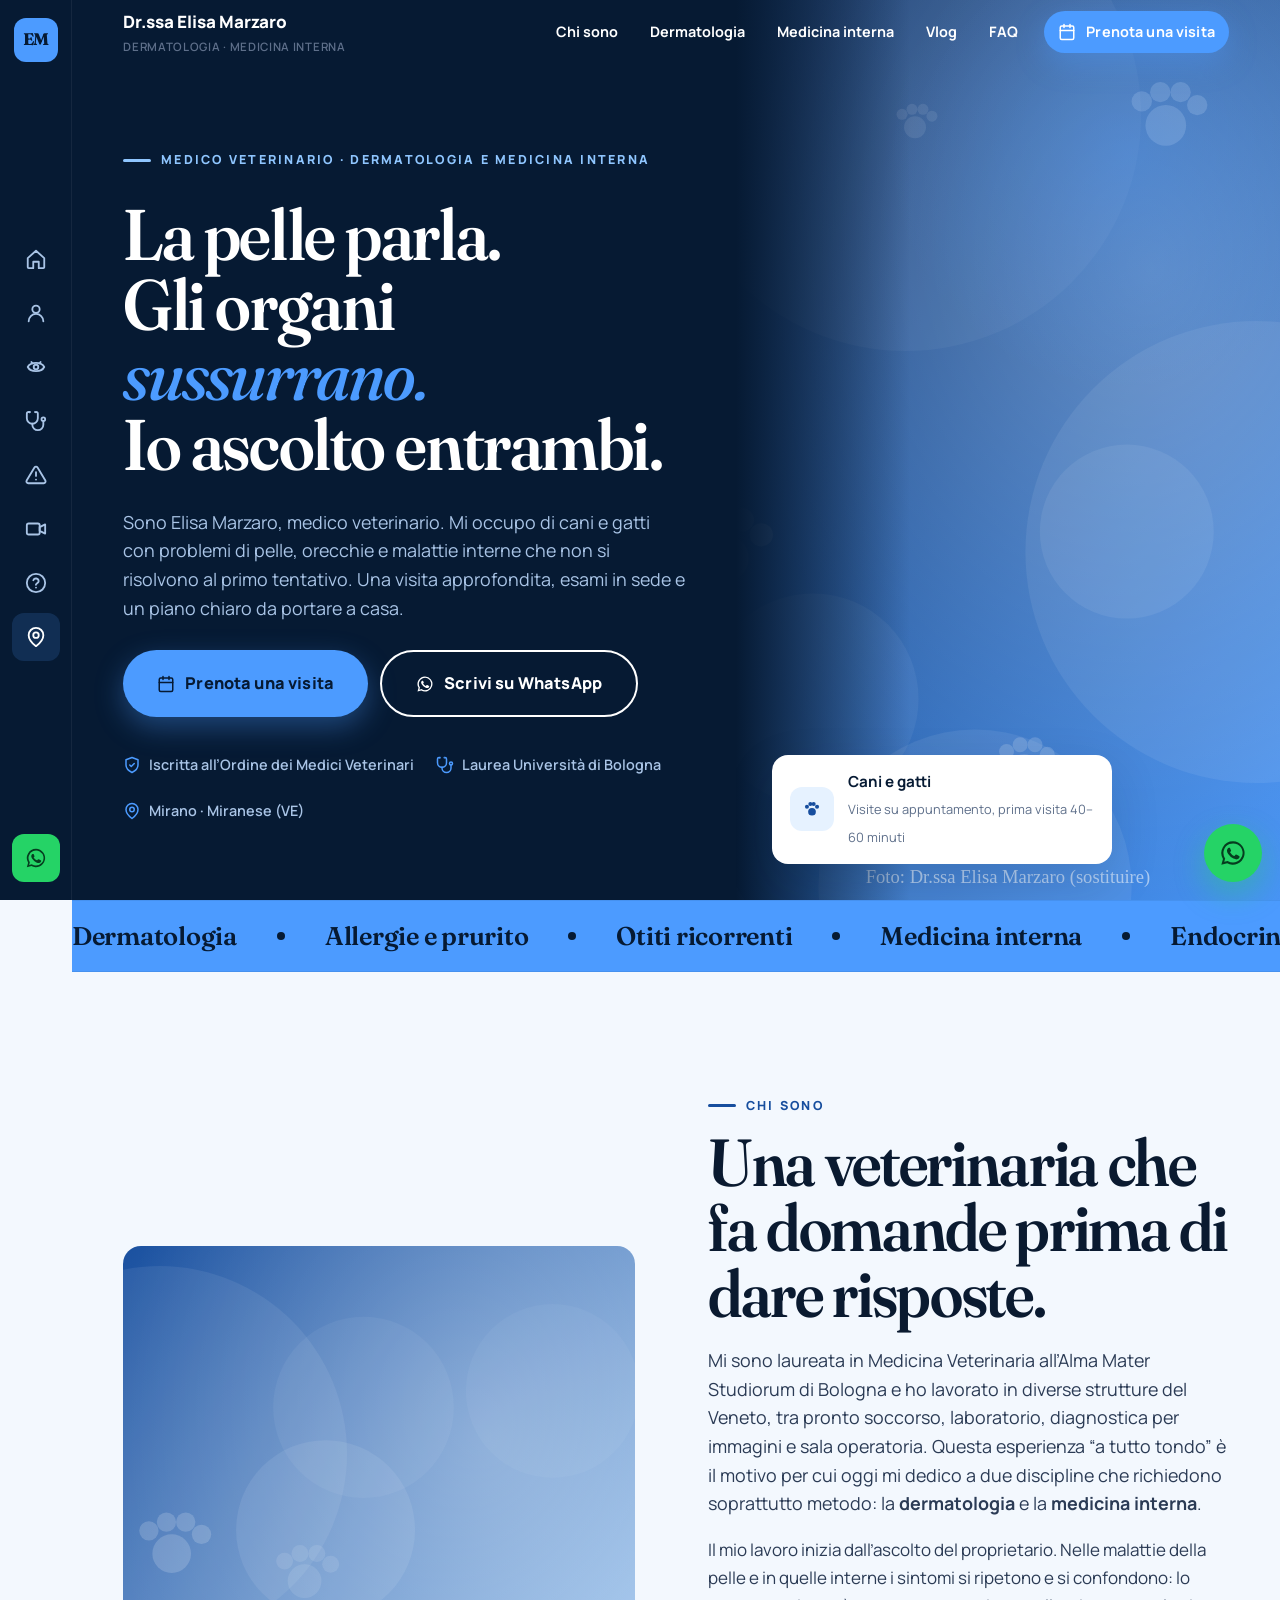
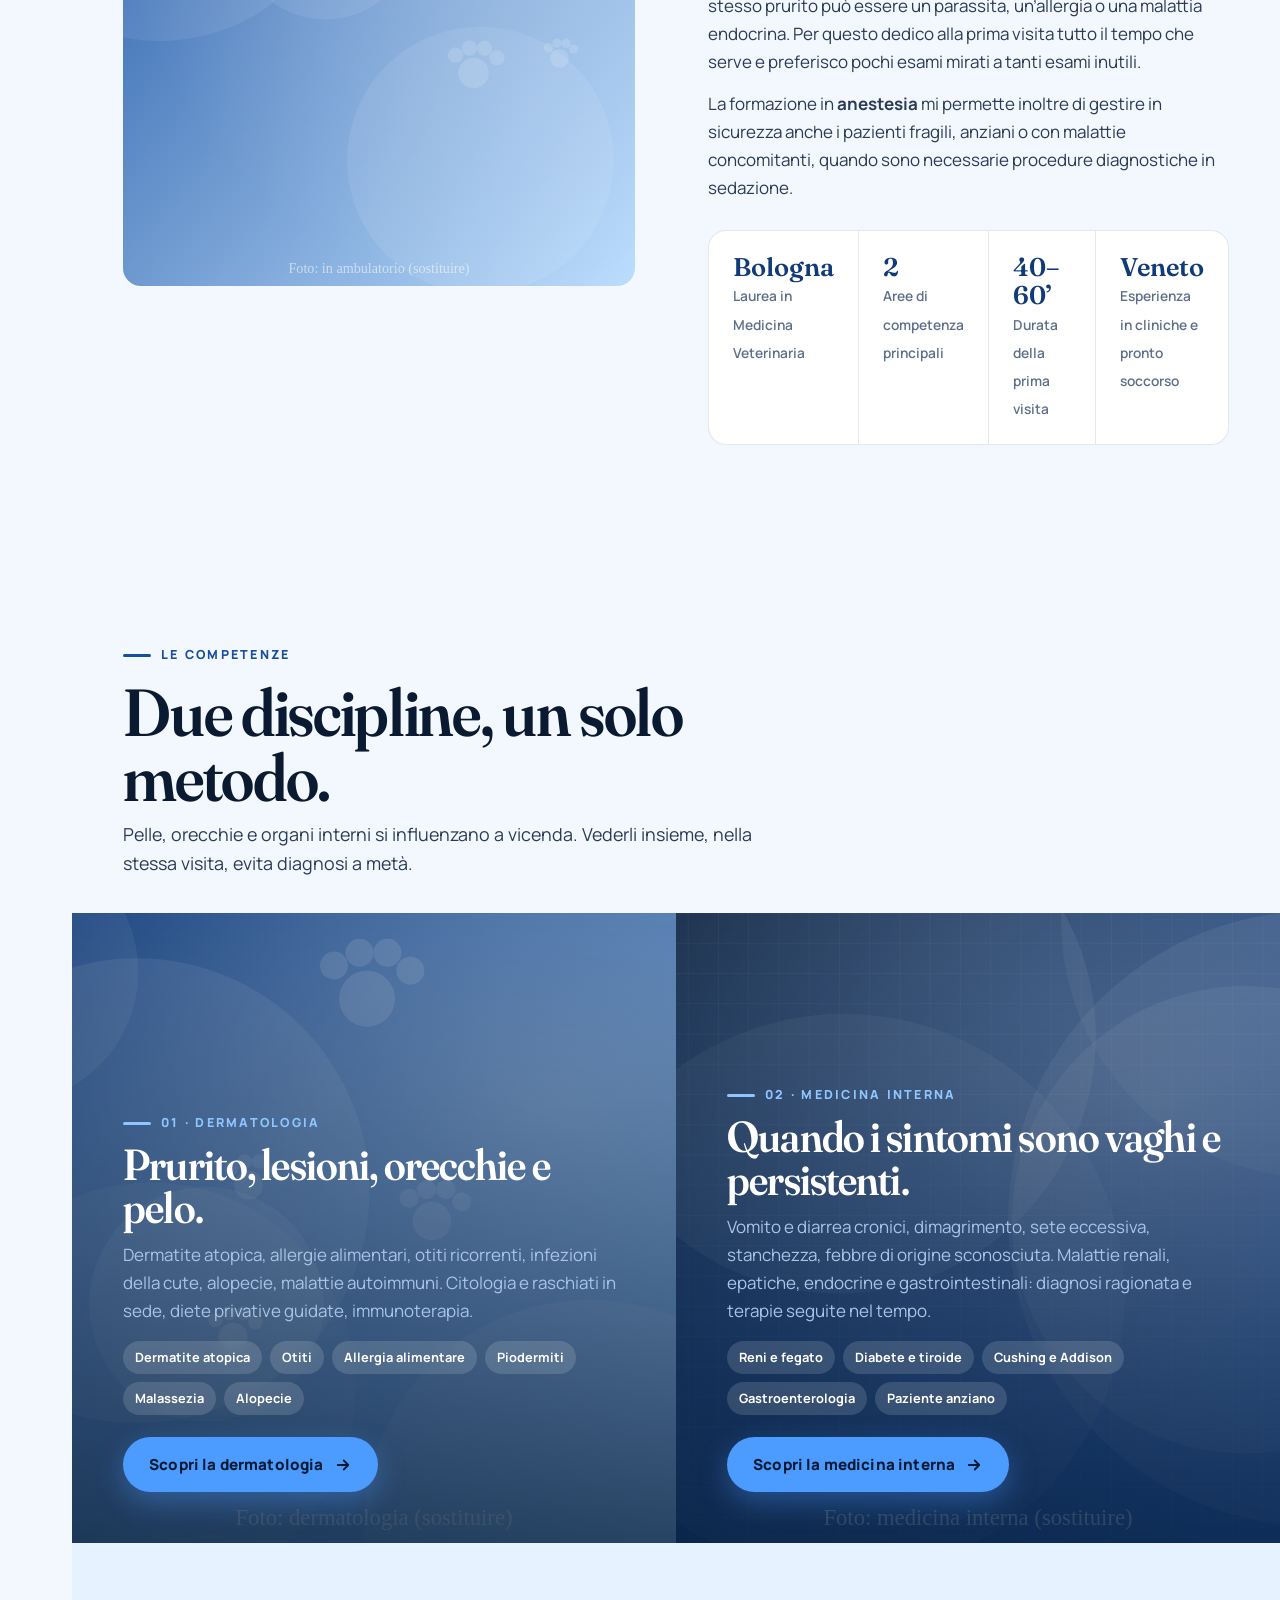
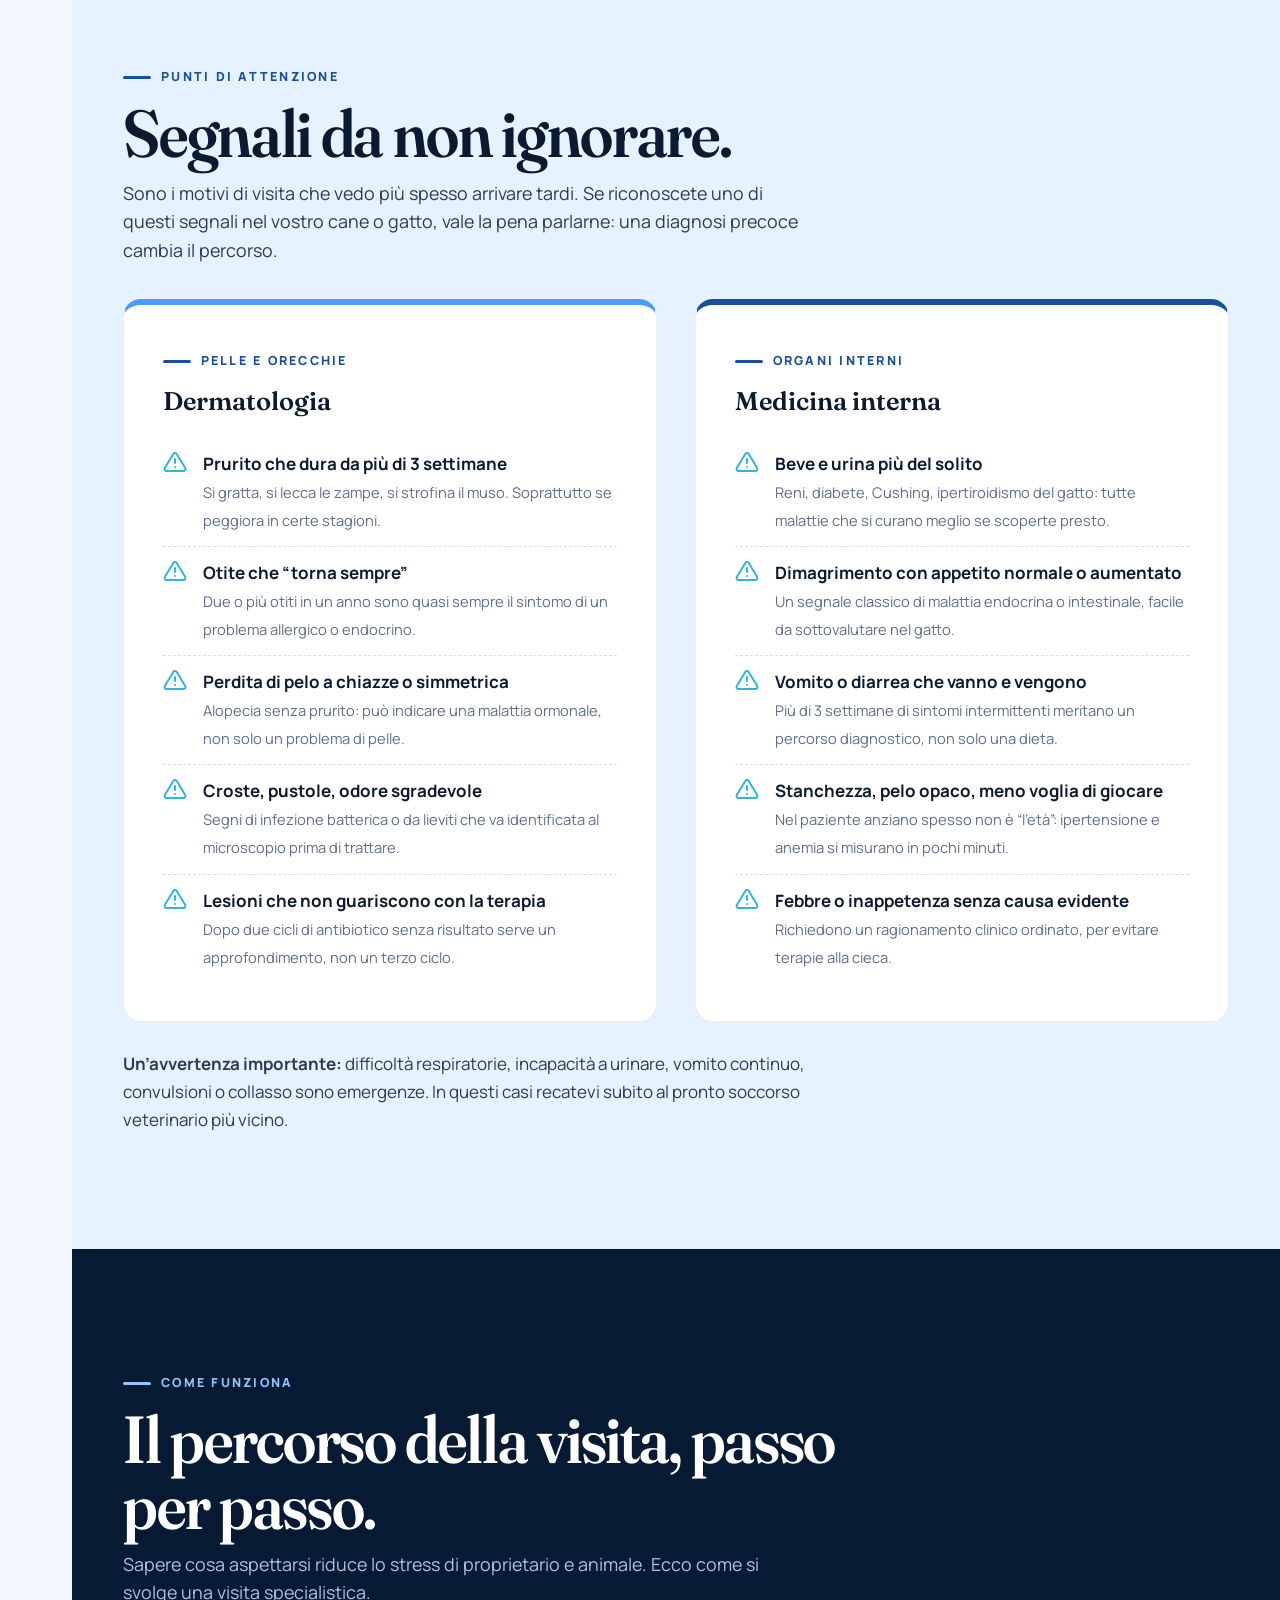
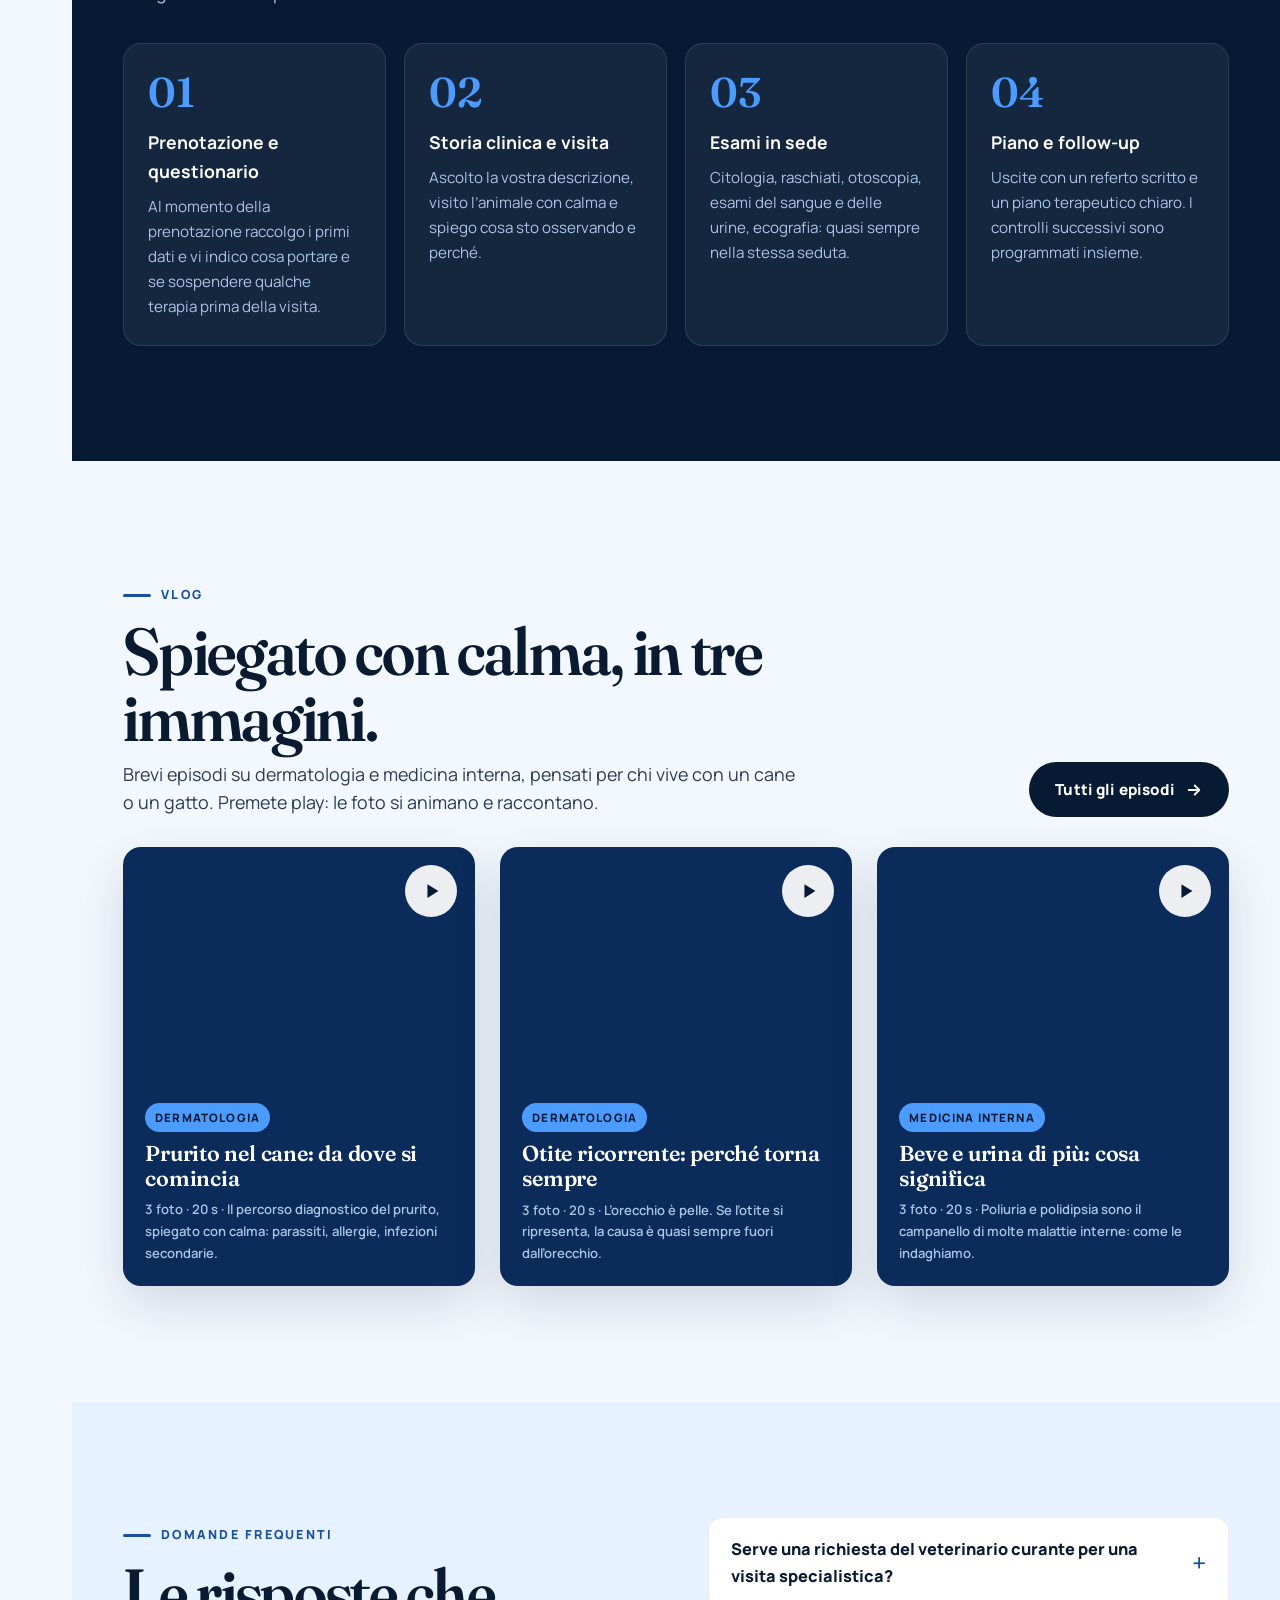
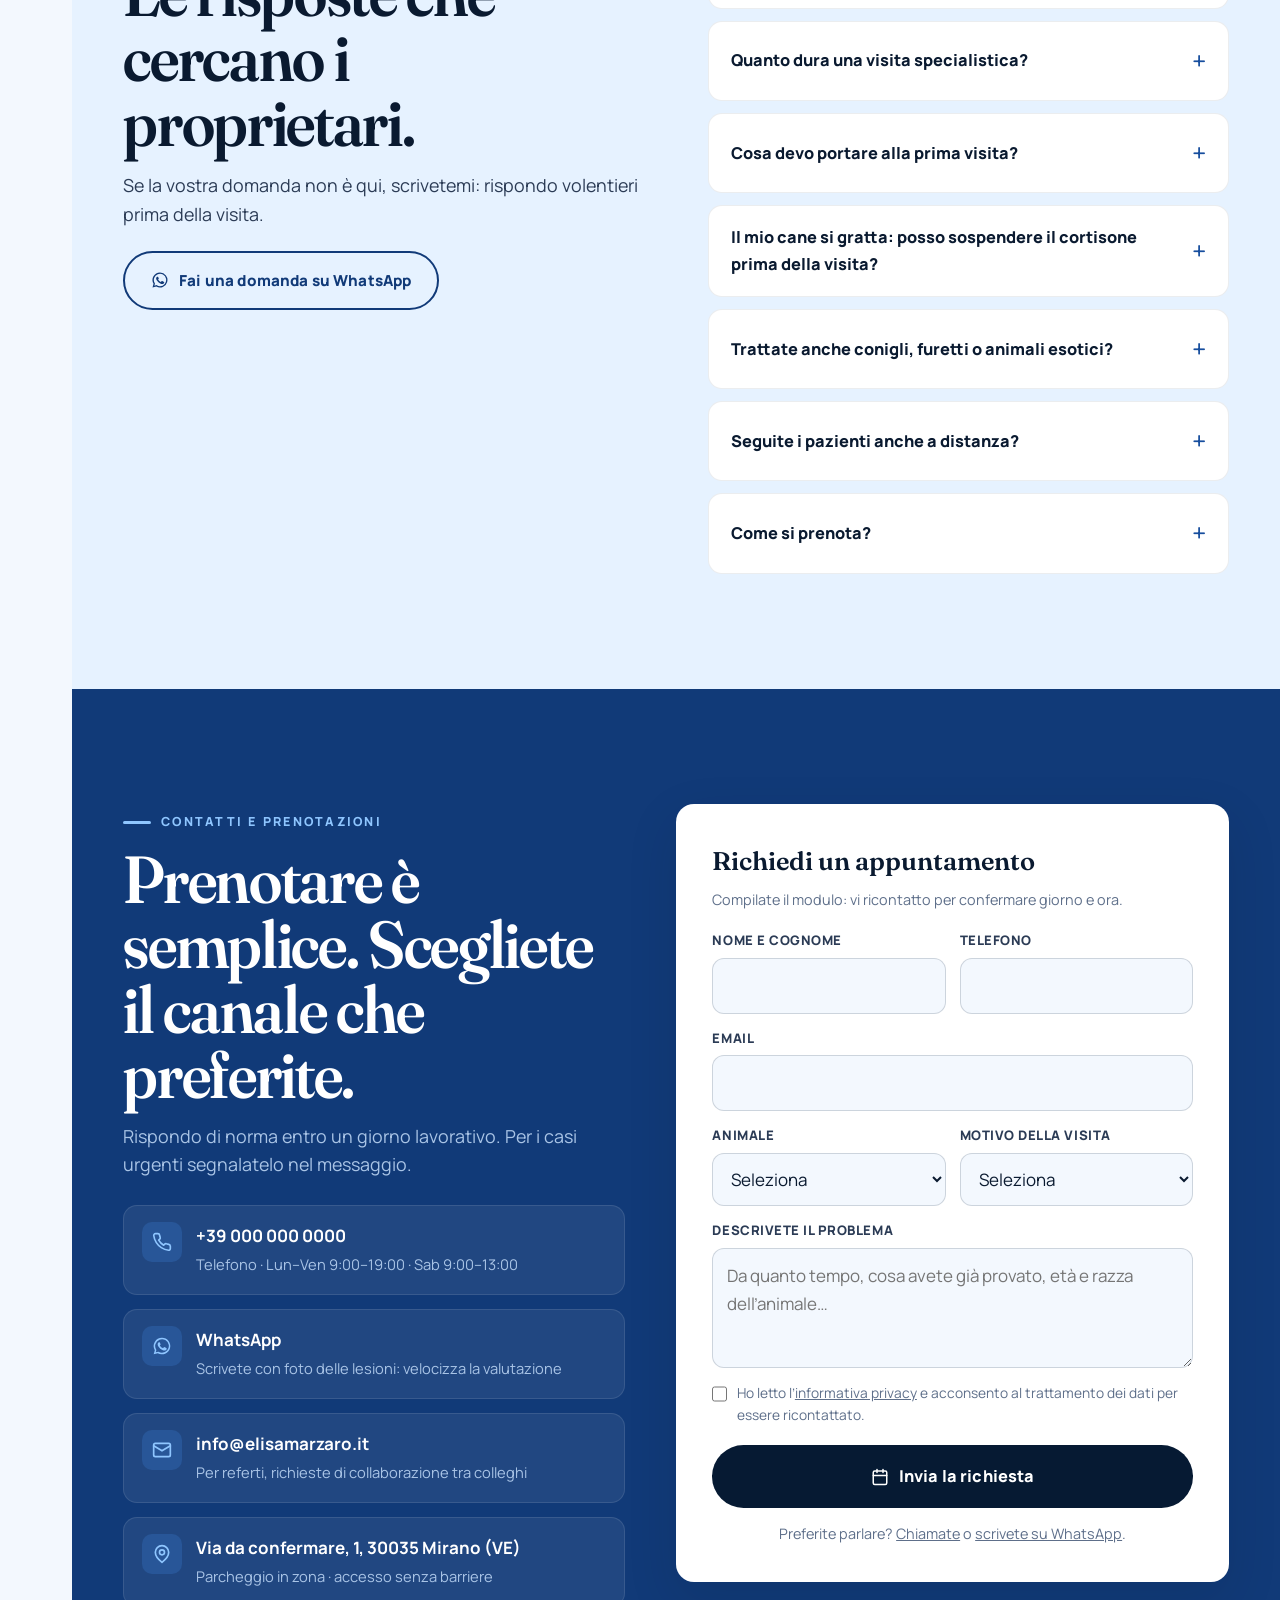
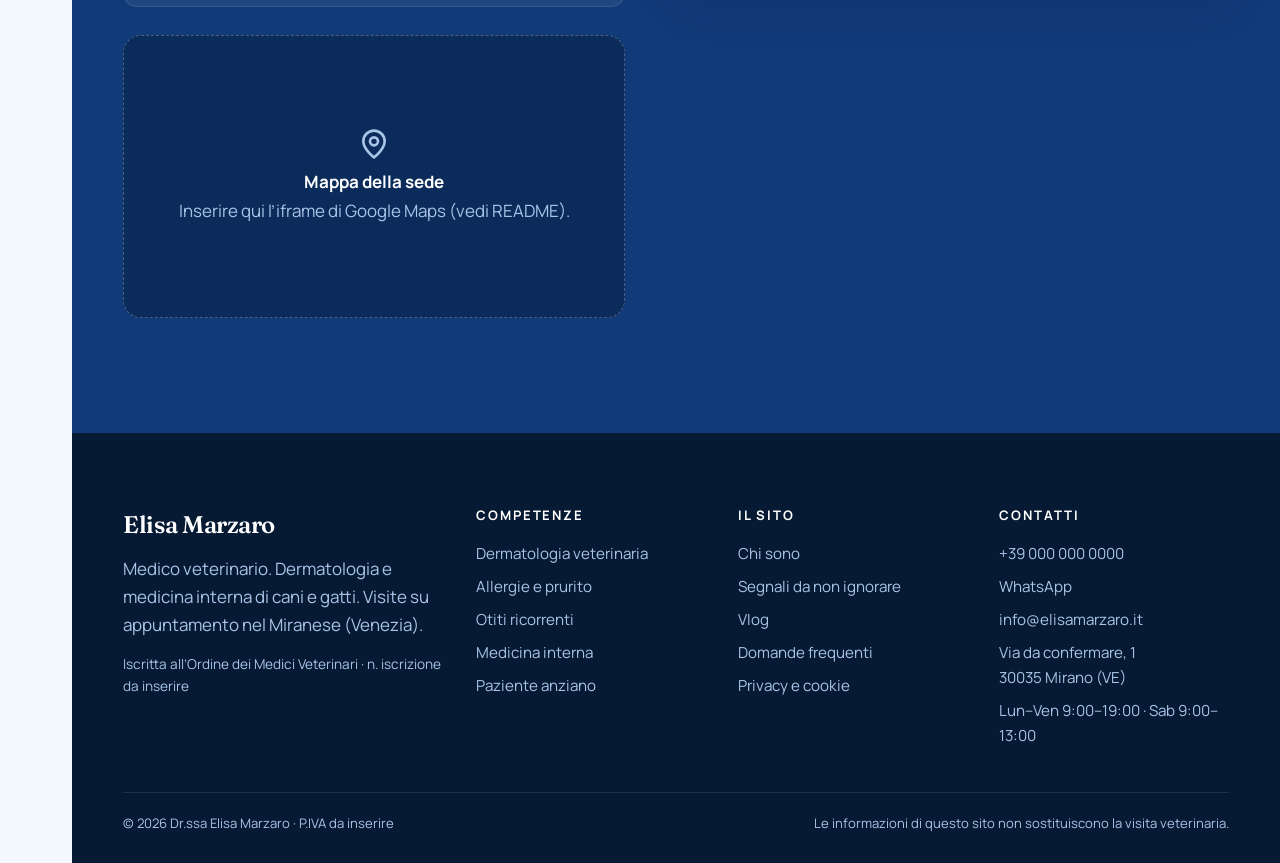
<file: index.html>
<!DOCTYPE html>
<html lang="it">
<head>
<meta charset="UTF-8">
<meta name="viewport" content="width=device-width, initial-scale=1, viewport-fit=cover">
<title>Dr.ssa Elisa Marzaro · Veterinaria Dermatologia e Medicina Interna – Mirano (VE)</title>
<meta name="description" content="Medico veterinario specializzata in dermatologia e medicina interna di cani e gatti nel Miranese (Venezia). Prurito, allergie, otiti, malattie interne: visite su appuntamento, diagnostica in sede, piano terapeutico chiaro.">
<link rel="canonical" href="https://www.elisamarzaro.it/">
<meta name="robots" content="index,follow,max-image-preview:large,max-snippet:-1">
<meta name="theme-color" content="#061A33">
<meta name="author" content="Dr.ssa Elisa Marzaro">
<meta property="og:locale" content="it_IT">
<meta property="og:type" content="website">
<meta property="og:site_name" content="Dr.ssa Elisa Marzaro · Medico Veterinario">
<meta property="og:title" content="Dr.ssa Elisa Marzaro · Veterinaria Dermatologia e Medicina Interna – Mirano (VE)">
<meta property="og:description" content="Medico veterinario specializzata in dermatologia e medicina interna di cani e gatti nel Miranese (Venezia). Prurito, allergie, otiti, malattie interne: visite su appuntamento, diagnostica in sede, piano terapeutico chiaro.">
<meta property="og:url" content="https://www.elisamarzaro.it/">
<meta property="og:image" content="https://www.elisamarzaro.it/assets/img/og.svg">
<meta name="twitter:card" content="summary_large_image">
<link rel="icon" href="assets/img/favicon.svg" type="image/svg+xml">
<link rel="apple-touch-icon" href="assets/img/favicon.svg">
<link rel="manifest" href="site.webmanifest">
<link rel="preconnect" href="https://fonts.googleapis.com">
<link rel="preconnect" href="https://fonts.gstatic.com" crossorigin>
<link href="https://fonts.googleapis.com/css2?family=Fraunces:ital,opsz,wght@0,9..144,500;0,9..144,600;1,9..144,500&family=Manrope:wght@500;600;700;800&display=swap" rel="stylesheet">
<link rel="stylesheet" href="assets/css/style.css">

<script type="application/ld+json">
{
  "@context": "https://schema.org",
  "@graph": [
    {
      "@type": ["VeterinaryCare","MedicalBusiness","LocalBusiness"],
      "@id": "https://www.elisamarzaro.it/#clinica",
      "name": "Dr.ssa Elisa Marzaro · Medico Veterinario",
      "alternateName": "Elisa Marzaro Veterinaria Dermatologia e Medicina Interna",
      "description": "Medico veterinario con competenze specialistiche in dermatologia e medicina interna di cani e gatti. Visite su appuntamento, diagnostica in sede, percorsi terapeutici personalizzati.",
      "url": "https://www.elisamarzaro.it/",
      "telephone": "+390000000000",
      "email": "info@elisamarzaro.it",
      "image": "https://www.elisamarzaro.it/assets/img/og.svg",
      "priceRange": "€€",
      "currenciesAccepted": "EUR",
      "paymentAccepted": "Contanti, Bancomat, Carta di credito",
      "address": {"@type":"PostalAddress","streetAddress":"Via da confermare, 1","addressLocality":"Mirano","addressRegion":"VE","postalCode":"30035","addressCountry":"IT"},
      "areaServed": ["Mirano","Miranese","Venezia","Padova","Treviso","Veneto"],
      "openingHoursSpecification": [
        {"@type":"OpeningHoursSpecification","dayOfWeek":["Monday","Tuesday","Wednesday","Thursday","Friday"],"opens":"09:00","closes":"19:00"},
        {"@type":"OpeningHoursSpecification","dayOfWeek":"Saturday","opens":"09:00","closes":"13:00"}
      ],
      "medicalSpecialty": ["Dermatology","InternalMedicine"],
      "availableService": [
        {"@type":"MedicalProcedure","name":"Visita dermatologica veterinaria"},
        {"@type":"MedicalProcedure","name":"Visita di medicina interna veterinaria"},
        {"@type":"MedicalTest","name":"Citologia cutanea e auricolare"},
        {"@type":"MedicalTest","name":"Esami ematologici e delle urine"},
        {"@type":"MedicalTest","name":"Ecografia addominale"},
        {"@type":"MedicalProcedure","name":"Dieta privativa per allergia alimentare"}
      ],
      "founder": {"@id": "https://www.elisamarzaro.it/#dottoressa"},
      "employee": {"@id": "https://www.elisamarzaro.it/#dottoressa"},
      "sameAs": ["https://www.linkedin.com/in/elisa-marzaro-38a641121/"]
    },
    {
      "@type": ["Person","Physician"],
      "@id": "https://www.elisamarzaro.it/#dottoressa",
      "name": "Elisa Marzaro",
      "honorificPrefix": "Dr.ssa",
      "jobTitle": "Medico Veterinario",
      "description": "Medico veterinario laureata all'Alma Mater Studiorum – Università di Bologna, con competenze in dermatologia, medicina interna e anestesia di cani e gatti. Esercita nel Veneto, area del Miranese.",
      "alumniOf": {"@type":"CollegeOrUniversity","name":"Alma Mater Studiorum – Università di Bologna"},
      "knowsAbout": ["Dermatologia veterinaria","Allergologia veterinaria","Otiti del cane e del gatto","Medicina interna veterinaria","Endocrinologia veterinaria","Nefrologia veterinaria","Gastroenterologia veterinaria","Anestesia veterinaria"],
      "worksFor": {"@id": "https://www.elisamarzaro.it/#clinica"},
      "url": "https://www.elisamarzaro.it/#chi-sono",
      "sameAs": ["https://www.linkedin.com/in/elisa-marzaro-38a641121/"]
    },
    {
      "@type": "WebSite",
      "@id": "https://www.elisamarzaro.it/#sito",
      "url": "https://www.elisamarzaro.it/",
      "name": "Dr.ssa Elisa Marzaro · Dermatologia e Medicina Interna Veterinaria",
      "inLanguage": "it-IT",
      "publisher": {"@id": "https://www.elisamarzaro.it/#clinica"}
    }
  ]
}
</script>
<script type="application/ld+json">{"@context": "https://schema.org", "@type": "FAQPage", "mainEntity": [{"@type": "Question", "name": "Serve una richiesta del veterinario curante per una visita specialistica?", "acceptedAnswer": {"@type": "Answer", "text": "No. Potete prenotare direttamente una visita dermatologica o di medicina interna. Se il vostro veterinario curante vi ha già seguito, portate referti ed esami precedenti: lavoro volentieri in collaborazione con i colleghi e condivido con loro il referto."}}, {"@type": "Question", "name": "Quanto dura una visita specialistica?", "acceptedAnswer": {"@type": "Answer", "text": "Una prima visita dura in media 40–60 minuti. Gran parte del tempo è dedicata alla raccolta della storia clinica, che in dermatologia e in medicina interna è spesso la chiave della diagnosi. Gli esami di base (citologia, raschiati, esame delle urine) si eseguono in sede durante la visita."}}, {"@type": "Question", "name": "Cosa devo portare alla prima visita?", "acceptedAnswer": {"@type": "Answer", "text": "Referti ed esami precedenti, l’elenco dei farmaci e degli alimenti usati (anche quelli che non hanno funzionato), foto delle lesioni quando erano al massimo e, se possibile, un breve diario dei sintomi. Il cane va tenuto al guinzaglio e il gatto nel trasportino."}}, {"@type": "Question", "name": "Il mio cane si gratta: posso sospendere il cortisone prima della visita?", "acceptedAnswer": {"@type": "Answer", "text": "Non sospendete alcun farmaco di vostra iniziativa. Al momento della prenotazione vi indicherò se e quando sospendere terapie che possono interferire con gli esami, per esempio prima di un test allergologico o di una citologia."}}, {"@type": "Question", "name": "Trattate anche conigli, furetti o animali esotici?", "acceptedAnswer": {"@type": "Answer", "text": "L’attività è dedicata a cani e gatti. Per altre specie vi indicherò volentieri un collega di riferimento."}}, {"@type": "Question", "name": "Seguite i pazienti anche a distanza?", "acceptedAnswer": {"@type": "Answer", "text": "Dopo la prima visita in presenza, i controlli di follow-up possono essere organizzati anche in teleconsulto, quando clinicamente appropriato, con invio di foto e aggiornamenti. La prima valutazione richiede sempre la visita diretta dell’animale."}}, {"@type": "Question", "name": "Come si prenota?", "acceptedAnswer": {"@type": "Answer", "text": "Telefono, WhatsApp o modulo di contatto in questa pagina. Rispondo di norma entro un giorno lavorativo. Per urgenze dermatologiche o internistiche segnalatelo nel messaggio: cerco di anticipare l’appuntamento."}}]}</script>
</head>

<body id="top">
<a class="skip" href="#main">Vai al contenuto</a>
<aside class="rail" aria-label="Navigazione rapida">
  <a class="rail-logo" href="index.html" aria-label="Dr.ssa Elisa Marzaro – home">EM</a>
  <nav class="rail-nav"><a href="#top" class="" aria-label="Home"><svg viewBox="0 0 24 24" fill="none" stroke="currentColor" stroke-width="2" stroke-linecap="round" stroke-linejoin="round" aria-hidden="true"><path d="m3 11 9-8 9 8v10a1 1 0 0 1-1 1h-5v-7H9v7H4a1 1 0 0 1-1-1z"/></svg><span class="tip">Home</span></a><a href="#chi-sono" class="" aria-label="Chi sono"><svg viewBox="0 0 24 24" fill="none" stroke="currentColor" stroke-width="2" stroke-linecap="round" stroke-linejoin="round" aria-hidden="true"><circle cx="12" cy="8" r="4"/><path d="M4 21a8 8 0 0 1 16 0"/></svg><span class="tip">Chi sono</span></a><a href="dermatologia.html" class="" aria-label="Dermatologia"><svg viewBox="0 0 24 24" fill="none" stroke="currentColor" stroke-width="2" stroke-linecap="round" stroke-linejoin="round" aria-hidden="true"><path d="M3 12c3-6 15-6 18 0M3 12c3 6 15 6 18 0"/><circle cx="12" cy="12" r="2.5"/><path d="M7 6.5 8 8M17 6.5 16 8"/></svg><span class="tip">Dermatologia</span></a><a href="medicina-interna.html" class="" aria-label="Medicina interna"><svg viewBox="0 0 24 24" fill="none" stroke="currentColor" stroke-width="2" stroke-linecap="round" stroke-linejoin="round" aria-hidden="true"><path d="M4.8 2.3A.3.3 0 1 0 5 2H4a2 2 0 0 0-2 2v5a6 6 0 0 0 6 6 6 6 0 0 0 6-6V4a2 2 0 0 0-2-2h-1a.2.2 0 1 0 .3.3"/><path d="M8 15v1a6 6 0 0 0 6 6 6 6 0 0 0 6-6v-4"/><circle cx="20" cy="10" r="2"/></svg><span class="tip">Medicina interna</span></a><a href="#attenzione" class="" aria-label="Segnali da non ignorare"><svg viewBox="0 0 24 24" fill="none" stroke="currentColor" stroke-width="2" stroke-linecap="round" stroke-linejoin="round" aria-hidden="true"><path d="M10.3 3.9 1.8 18a2 2 0 0 0 1.7 3h17a2 2 0 0 0 1.7-3L13.7 3.9a2 2 0 0 0-3.4 0z"/><path d="M12 9v4M12 17h.01"/></svg><span class="tip">Segnali da non ignorare</span></a><a href="vlog.html" class="" aria-label="Vlog"><svg viewBox="0 0 24 24" fill="none" stroke="currentColor" stroke-width="2" stroke-linecap="round" stroke-linejoin="round" aria-hidden="true"><rect x="2" y="6" width="14" height="12" rx="2"/><path d="m16 10 6-3v10l-6-3z"/></svg><span class="tip">Vlog</span></a><a href="#faq" class="" aria-label="Domande frequenti"><svg viewBox="0 0 24 24" fill="none" stroke="currentColor" stroke-width="2" stroke-linecap="round" stroke-linejoin="round" aria-hidden="true"><circle cx="12" cy="12" r="10"/><path d="M9.1 9a3 3 0 0 1 5.8 1c0 2-3 2.5-3 4M12 17h.01"/></svg><span class="tip">Domande frequenti</span></a><a href="#contatti" class="" aria-label="Contatti"><svg viewBox="0 0 24 24" fill="none" stroke="currentColor" stroke-width="2" stroke-linecap="round" stroke-linejoin="round" aria-hidden="true"><path d="M20 10c0 6-8 12-8 12s-8-6-8-12a8 8 0 0 1 16 0z"/><circle cx="12" cy="10" r="3"/></svg><span class="tip">Contatti</span></a></nav>
  <a class="rail-cta" href="https://wa.me/390000000000?text=Buongiorno%20Dottoressa%2C%20vorrei%20prenotare%20una%20visita%20per%20il%20mio%20animale." target="_blank" rel="noopener" aria-label="Scrivi su WhatsApp"><svg viewBox="0 0 24 24" fill="currentColor" aria-hidden="true"><path d="M12 2a10 10 0 0 0-8.6 15.1L2 22l5-1.3A10 10 0 1 0 12 2zm0 18.2a8.2 8.2 0 0 1-4.2-1.2l-.3-.2-3 .8.8-2.9-.2-.3A8.2 8.2 0 1 1 12 20.2zm4.5-6.1c-.2-.1-1.5-.7-1.7-.8s-.4-.1-.6.1-.6.8-.8 1-.3.2-.5.1a6.7 6.7 0 0 1-3.3-2.9c-.3-.4.2-.4.7-1.3a.5.5 0 0 0 0-.5l-.8-1.8c-.2-.5-.4-.4-.6-.4h-.5a1 1 0 0 0-.7.3 3 3 0 0 0-.9 2.2 5.2 5.2 0 0 0 1.1 2.7 11.8 11.8 0 0 0 4.5 4c1.7.7 2.3.8 3.2.6a2.7 2.7 0 0 0 1.8-1.3 2.2 2.2 0 0 0 .2-1.3c-.1-.1-.3-.2-.5-.3z"/></svg></a>
</aside>
<header class="top on-dark-top">
  <a class="top-brand" href="index.html"><span class="mark">EM</span><span>Dr.ssa Elisa Marzaro<small>Dermatologia · Medicina interna</small></span></a>
  <nav class="top-links" aria-label="Menu principale">
    <a href="index.html#chi-sono">Chi sono</a>
    <a href="dermatologia.html">Dermatologia</a>
    <a href="medicina-interna.html">Medicina interna</a>
    <a href="vlog.html">Vlog</a>
    <a href="index.html#faq">FAQ</a>
    <a class="btn btn-primary btn-sm" href="index.html#contatti"><svg viewBox="0 0 24 24" fill="none" stroke="currentColor" stroke-width="2" stroke-linecap="round" stroke-linejoin="round" aria-hidden="true"><rect x="3" y="4" width="18" height="18" rx="2"/><path d="M16 2v4M8 2v4M3 10h18"/></svg> Prenota una visita</a>
  </nav>
  <button class="burger" data-open-menu aria-label="Apri il menu"><svg viewBox="0 0 24 24" fill="none" stroke="currentColor" stroke-width="2.4" stroke-linecap="round" aria-hidden="true"><path d="M4 7h16M4 12h16M4 17h10"/></svg></button>
</header>
<div class="sheet" aria-hidden="true">
  <div class="sheet-head"><span class="foot-brand">Elisa Marzaro</span><button class="sheet-close" data-close-menu aria-label="Chiudi il menu"><svg viewBox="0 0 24 24" fill="none" stroke="currentColor" stroke-width="2.4" stroke-linecap="round" aria-hidden="true"><path d="M6 6l12 12M18 6 6 18"/></svg></button></div>
  <nav class="sheet-nav" aria-label="Menu mobile">
    <a href="index.html#chi-sono">Chi sono <span>01</span></a>
    <a href="dermatologia.html">Dermatologia <span>02</span></a>
    <a href="medicina-interna.html">Medicina interna <span>03</span></a>
    <a href="index.html#attenzione">Segnali da non ignorare <span>04</span></a>
    <a href="vlog.html">Vlog <span>05</span></a>
    <a href="index.html#faq">Domande frequenti <span>06</span></a>
    <a href="index.html#contatti">Contatti <span>07</span></a>
  </nav>
  <div class="sheet-foot">
    <a class="btn btn-primary btn-lg" href="index.html#contatti"><svg viewBox="0 0 24 24" fill="none" stroke="currentColor" stroke-width="2" stroke-linecap="round" stroke-linejoin="round" aria-hidden="true"><rect x="3" y="4" width="18" height="18" rx="2"/><path d="M16 2v4M8 2v4M3 10h18"/></svg> Prenota una visita</a>
    <a class="btn btn-wa btn-lg" href="https://wa.me/390000000000?text=Buongiorno%20Dottoressa%2C%20vorrei%20prenotare%20una%20visita%20per%20il%20mio%20animale." target="_blank" rel="noopener"><svg viewBox="0 0 24 24" fill="currentColor" aria-hidden="true"><path d="M12 2a10 10 0 0 0-8.6 15.1L2 22l5-1.3A10 10 0 1 0 12 2zm0 18.2a8.2 8.2 0 0 1-4.2-1.2l-.3-.2-3 .8.8-2.9-.2-.3A8.2 8.2 0 1 1 12 20.2zm4.5-6.1c-.2-.1-1.5-.7-1.7-.8s-.4-.1-.6.1-.6.8-.8 1-.3.2-.5.1a6.7 6.7 0 0 1-3.3-2.9c-.3-.4.2-.4.7-1.3a.5.5 0 0 0 0-.5l-.8-1.8c-.2-.5-.4-.4-.6-.4h-.5a1 1 0 0 0-.7.3 3 3 0 0 0-.9 2.2 5.2 5.2 0 0 0 1.1 2.7 11.8 11.8 0 0 0 4.5 4c1.7.7 2.3.8 3.2.6a2.7 2.7 0 0 0 1.8-1.3 2.2 2.2 0 0 0 .2-1.3c-.1-.1-.3-.2-.5-.3z"/></svg> Scrivi su WhatsApp</a>
    <a class="btn btn-ghost btn-lg" style="color:#fff" href="tel:+390000000000"><svg viewBox="0 0 24 24" fill="none" stroke="currentColor" stroke-width="2" stroke-linecap="round" stroke-linejoin="round" aria-hidden="true"><path d="M22 16.9v3a2 2 0 0 1-2.2 2 19.8 19.8 0 0 1-8.6-3.1 19.5 19.5 0 0 1-6-6A19.8 19.8 0 0 1 2.1 4.2 2 2 0 0 1 4.1 2h3a2 2 0 0 1 2 1.7c.1.9.4 1.8.7 2.7a2 2 0 0 1-.5 2.1L8 9.8a16 16 0 0 0 6 6l1.3-1.3a2 2 0 0 1 2.1-.4c.9.3 1.8.6 2.7.7a2 2 0 0 1 1.7 2z"/></svg> +39 000 000 0000</a>
  </div>
</div>

<main id="main">

<!-- HERO -->
<section class="hero" aria-labelledby="hero-title">
  <div class="hero-deco"></div>
  <div class="hero-copy">
    <span class="eyebrow" style="color:var(--azure-300)">Medico veterinario · Dermatologia e Medicina interna</span>
    <h1 id="hero-title" class="display h-xl">La pelle parla.<br>Gli organi <span class="em">sussurrano.</span><br>Io ascolto entrambi.</h1>
    <p class="lead" style="color:var(--on-dark-muted)">Sono Elisa Marzaro, medico veterinario. Mi occupo di cani e gatti con problemi di pelle, orecchie e malattie interne che non si risolvono al primo tentativo. Una visita approfondita, esami in sede e un piano chiaro da portare a casa.</p>
    <div class="hero-actions">
      <a class="btn btn-primary btn-lg" href="#contatti"><svg viewBox="0 0 24 24" fill="none" stroke="currentColor" stroke-width="2" stroke-linecap="round" stroke-linejoin="round" aria-hidden="true"><rect x="3" y="4" width="18" height="18" rx="2"/><path d="M16 2v4M8 2v4M3 10h18"/></svg> Prenota una visita</a>
      <a class="btn btn-ghost btn-lg" style="color:#fff" href="https://wa.me/390000000000?text=Buongiorno%20Dottoressa%2C%20vorrei%20prenotare%20una%20visita%20per%20il%20mio%20animale." target="_blank" rel="noopener"><svg viewBox="0 0 24 24" fill="currentColor" aria-hidden="true"><path d="M12 2a10 10 0 0 0-8.6 15.1L2 22l5-1.3A10 10 0 1 0 12 2zm0 18.2a8.2 8.2 0 0 1-4.2-1.2l-.3-.2-3 .8.8-2.9-.2-.3A8.2 8.2 0 1 1 12 20.2zm4.5-6.1c-.2-.1-1.5-.7-1.7-.8s-.4-.1-.6.1-.6.8-.8 1-.3.2-.5.1a6.7 6.7 0 0 1-3.3-2.9c-.3-.4.2-.4.7-1.3a.5.5 0 0 0 0-.5l-.8-1.8c-.2-.5-.4-.4-.6-.4h-.5a1 1 0 0 0-.7.3 3 3 0 0 0-.9 2.2 5.2 5.2 0 0 0 1.1 2.7 11.8 11.8 0 0 0 4.5 4c1.7.7 2.3.8 3.2.6a2.7 2.7 0 0 0 1.8-1.3 2.2 2.2 0 0 0 .2-1.3c-.1-.1-.3-.2-.5-.3z"/></svg> Scrivi su WhatsApp</a>
    </div>
    <div class="hero-trust">
      <span><svg viewBox="0 0 24 24" fill="none" stroke="currentColor" stroke-width="2" stroke-linecap="round" stroke-linejoin="round" aria-hidden="true"><path d="M12 22s8-4 8-10V5l-8-3-8 3v7c0 6 8 10 8 10z"/><path d="m9 12 2 2 4-4"/></svg> Iscritta all’Ordine dei Medici Veterinari</span>
      <span><svg viewBox="0 0 24 24" fill="none" stroke="currentColor" stroke-width="2" stroke-linecap="round" stroke-linejoin="round" aria-hidden="true"><path d="M4.8 2.3A.3.3 0 1 0 5 2H4a2 2 0 0 0-2 2v5a6 6 0 0 0 6 6 6 6 0 0 0 6-6V4a2 2 0 0 0-2-2h-1a.2.2 0 1 0 .3.3"/><path d="M8 15v1a6 6 0 0 0 6 6 6 6 0 0 0 6-6v-4"/><circle cx="20" cy="10" r="2"/></svg> Laurea Università di Bologna</span>
      <span><svg viewBox="0 0 24 24" fill="none" stroke="currentColor" stroke-width="2" stroke-linecap="round" stroke-linejoin="round" aria-hidden="true"><path d="M20 10c0 6-8 12-8 12s-8-6-8-12a8 8 0 0 1 16 0z"/><circle cx="12" cy="10" r="3"/></svg> Mirano · Miranese (VE)</span>
    </div>
  </div>
  <div class="hero-media">
    <img class="photo" src="assets/img/portrait.svg" alt="La Dr.ssa Elisa Marzaro, medico veterinario, durante una visita" width="1200" height="1500" fetchpriority="high">
    <div class="hero-badge"><span class="ico"><svg viewBox="0 0 24 24" fill="currentColor" aria-hidden="true"><circle cx="12" cy="15" r="4.2"/><circle cx="6.5" cy="9.5" r="2.2"/><circle cx="10.2" cy="6.5" r="2.2"/><circle cx="13.8" cy="6.5" r="2.2"/><circle cx="17.5" cy="9.5" r="2.2"/></svg></span><div><strong>Cani e gatti</strong><small>Visite su appuntamento, prima visita 40–60 minuti</small></div></div>
  </div>
</section>

<div class="marquee" aria-hidden="true"><div class="marquee-track">
  <span>Dermatologia<i></i>Allergie e prurito<i></i>Otiti ricorrenti<i></i>Medicina interna<i></i>Endocrinologia<i></i>Nefrologia<i></i>Gastroenterologia<i></i>Paziente anziano<i></i>Cani e gatti<i></i>Mirano · Venezia<i></i></span>
  <span>Dermatologia<i></i>Allergie e prurito<i></i>Otiti ricorrenti<i></i>Medicina interna<i></i>Endocrinologia<i></i>Nefrologia<i></i>Gastroenterologia<i></i>Paziente anziano<i></i>Cani e gatti<i></i>Mirano · Venezia<i></i></span>
</div></div>

<!-- CHI SONO -->
<section id="chi-sono" class="section bg-mist" aria-labelledby="about-title">
  <div class="wrap">
    <div class="grid-2">
      <div class="kb kb-drift reveal" style="aspect-ratio:4/5;max-height:640px"><img src="assets/img/about.svg" alt="Elisa Marzaro in ambulatorio con un paziente" loading="lazy" width="1200" height="1400"></div>
      <div class="reveal reveal-d1">
        <span class="eyebrow">Chi sono</span>
        <h2 id="about-title" class="display h-l" style="margin:14px 0 20px">Una veterinaria che fa domande prima di dare risposte.</h2>
        <p class="lead">Mi sono laureata in Medicina Veterinaria all’Alma Mater Studiorum di Bologna e ho lavorato in diverse strutture del Veneto, tra pronto soccorso, laboratorio, diagnostica per immagini e sala operatoria. Questa esperienza “a tutto tondo” è il motivo per cui oggi mi dedico a due discipline che richiedono soprattutto metodo: la <strong>dermatologia</strong> e la <strong>medicina interna</strong>.</p>
        <p style="margin-top:18px;color:var(--ink-2)">Il mio lavoro inizia dall’ascolto del proprietario. Nelle malattie della pelle e in quelle interne i sintomi si ripetono e si confondono: lo stesso prurito può essere un parassita, un’allergia o una malattia endocrina. Per questo dedico alla prima visita tutto il tempo che serve e preferisco pochi esami mirati a tanti esami inutili.</p>
        <p style="margin-top:14px;color:var(--ink-2)">La formazione in <strong>anestesia</strong> mi permette inoltre di gestire in sicurezza anche i pazienti fragili, anziani o con malattie concomitanti, quando sono necessarie procedure diagnostiche in sedazione.</p>
        <div class="cred" style="margin-top:28px">
          <div><strong>Bologna</strong><span>Laurea in Medicina Veterinaria</span></div>
          <div><strong>2</strong><span>Aree di competenza principali</span></div>
          <div><strong>40–60’</strong><span>Durata della prima visita</span></div>
          <div><strong>Veneto</strong><span>Esperienza in cliniche e pronto soccorso</span></div>
        </div>
      </div>
    </div>
  </div>
</section>

<!-- COMPETENZE: split-screen -->
<section id="competenze" aria-label="Le competenze">
  <div class="wrap section-tight" style="padding-bottom:0">
    <span class="eyebrow reveal">Le competenze</span>
    <h2 class="display h-l reveal reveal-d1" style="margin:14px 0 10px;max-width:16ch">Due discipline, un solo metodo.</h2>
    <p class="lead reveal reveal-d2" style="margin-bottom:36px">Pelle, orecchie e organi interni si influenzano a vicenda. Vederli insieme, nella stessa visita, evita diagnosi a metà.</p>
  </div>
  <div class="split">
    <a class="split-pane" href="dermatologia.html" aria-label="Scopri la dermatologia veterinaria">
      <div class="kb kb-zoom"><img src="assets/img/derm.svg" alt="Visita dermatologica a un cane" loading="lazy"></div>
      <div class="pane-copy">
        <span class="eyebrow" style="color:var(--azure-300)">01 · Dermatologia</span>
        <h3 class="display h-m">Prurito, lesioni, orecchie e pelo.</h3>
        <p>Dermatite atopica, allergie alimentari, otiti ricorrenti, infezioni della cute, alopecie, malattie autoimmuni. Citologia e raschiati in sede, diete privative guidate, immunoterapia.</p>
        <ul class="tags"><li>Dermatite atopica</li><li>Otiti</li><li>Allergia alimentare</li><li>Piodermiti</li><li>Malassezia</li><li>Alopecie</li></ul>
        <span class="btn btn-primary">Scopri la dermatologia <svg viewBox="0 0 24 24" fill="none" stroke="currentColor" stroke-width="2.4" stroke-linecap="round" stroke-linejoin="round" aria-hidden="true"><path d="M5 12h14M13 6l6 6-6 6"/></svg></span>
      </div>
    </a>
    <a class="split-pane" href="medicina-interna.html" aria-label="Scopri la medicina interna veterinaria">
      <div class="kb kb-pan"><img src="assets/img/med.svg" alt="Esame internistico a un gatto" loading="lazy"></div>
      <div class="pane-copy">
        <span class="eyebrow" style="color:var(--azure-300)">02 · Medicina interna</span>
        <h3 class="display h-m">Quando i sintomi sono vaghi e persistenti.</h3>
        <p>Vomito e diarrea cronici, dimagrimento, sete eccessiva, stanchezza, febbre di origine sconosciuta. Malattie renali, epatiche, endocrine e gastrointestinali: diagnosi ragionata e terapie seguite nel tempo.</p>
        <ul class="tags"><li>Reni e fegato</li><li>Diabete e tiroide</li><li>Cushing e Addison</li><li>Gastroenterologia</li><li>Paziente anziano</li></ul>
        <span class="btn btn-primary">Scopri la medicina interna <svg viewBox="0 0 24 24" fill="none" stroke="currentColor" stroke-width="2.4" stroke-linecap="round" stroke-linejoin="round" aria-hidden="true"><path d="M5 12h14M13 6l6 6-6 6"/></svg></span>
      </div>
    </a>
  </div>
</section>

<!-- PUNTI DI ATTENZIONE -->
<section id="attenzione" class="section bg-ice" aria-labelledby="alert-title">
  <div class="wrap">
    <span class="eyebrow reveal">Punti di attenzione</span>
    <h2 id="alert-title" class="display h-l reveal reveal-d1" style="margin:14px 0 12px;max-width:18ch">Segnali da non ignorare.</h2>
    <p class="lead reveal reveal-d2" style="margin-bottom:34px">Sono i motivi di visita che vedo più spesso arrivare tardi. Se riconoscete uno di questi segnali nel vostro cane o gatto, vale la pena parlarne: una diagnosi precoce cambia il percorso.</p>
    <div class="alerts">
      <div class="alert-col derm reveal">
        <span class="eyebrow">Pelle e orecchie</span>
        <h3>Dermatologia</h3>
        <ul class="alert-list">
          <li><svg viewBox="0 0 24 24" fill="none" stroke="currentColor" stroke-width="2" stroke-linecap="round" stroke-linejoin="round" aria-hidden="true"><path d="M10.3 3.9 1.8 18a2 2 0 0 0 1.7 3h17a2 2 0 0 0 1.7-3L13.7 3.9a2 2 0 0 0-3.4 0z"/><path d="M12 9v4M12 17h.01"/></svg><div><strong>Prurito che dura da più di 3 settimane</strong><span>Si gratta, si lecca le zampe, si strofina il muso. Soprattutto se peggiora in certe stagioni.</span></div></li>
          <li><svg viewBox="0 0 24 24" fill="none" stroke="currentColor" stroke-width="2" stroke-linecap="round" stroke-linejoin="round" aria-hidden="true"><path d="M10.3 3.9 1.8 18a2 2 0 0 0 1.7 3h17a2 2 0 0 0 1.7-3L13.7 3.9a2 2 0 0 0-3.4 0z"/><path d="M12 9v4M12 17h.01"/></svg><div><strong>Otite che “torna sempre”</strong><span>Due o più otiti in un anno sono quasi sempre il sintomo di un problema allergico o endocrino.</span></div></li>
          <li><svg viewBox="0 0 24 24" fill="none" stroke="currentColor" stroke-width="2" stroke-linecap="round" stroke-linejoin="round" aria-hidden="true"><path d="M10.3 3.9 1.8 18a2 2 0 0 0 1.7 3h17a2 2 0 0 0 1.7-3L13.7 3.9a2 2 0 0 0-3.4 0z"/><path d="M12 9v4M12 17h.01"/></svg><div><strong>Perdita di pelo a chiazze o simmetrica</strong><span>Alopecia senza prurito: può indicare una malattia ormonale, non solo un problema di pelle.</span></div></li>
          <li><svg viewBox="0 0 24 24" fill="none" stroke="currentColor" stroke-width="2" stroke-linecap="round" stroke-linejoin="round" aria-hidden="true"><path d="M10.3 3.9 1.8 18a2 2 0 0 0 1.7 3h17a2 2 0 0 0 1.7-3L13.7 3.9a2 2 0 0 0-3.4 0z"/><path d="M12 9v4M12 17h.01"/></svg><div><strong>Croste, pustole, odore sgradevole</strong><span>Segni di infezione batterica o da lieviti che va identificata al microscopio prima di trattare.</span></div></li>
          <li><svg viewBox="0 0 24 24" fill="none" stroke="currentColor" stroke-width="2" stroke-linecap="round" stroke-linejoin="round" aria-hidden="true"><path d="M10.3 3.9 1.8 18a2 2 0 0 0 1.7 3h17a2 2 0 0 0 1.7-3L13.7 3.9a2 2 0 0 0-3.4 0z"/><path d="M12 9v4M12 17h.01"/></svg><div><strong>Lesioni che non guariscono con la terapia</strong><span>Dopo due cicli di antibiotico senza risultato serve un approfondimento, non un terzo ciclo.</span></div></li>
        </ul>
      </div>
      <div class="alert-col med reveal reveal-d1">
        <span class="eyebrow">Organi interni</span>
        <h3>Medicina interna</h3>
        <ul class="alert-list">
          <li><svg viewBox="0 0 24 24" fill="none" stroke="currentColor" stroke-width="2" stroke-linecap="round" stroke-linejoin="round" aria-hidden="true"><path d="M10.3 3.9 1.8 18a2 2 0 0 0 1.7 3h17a2 2 0 0 0 1.7-3L13.7 3.9a2 2 0 0 0-3.4 0z"/><path d="M12 9v4M12 17h.01"/></svg><div><strong>Beve e urina più del solito</strong><span>Reni, diabete, Cushing, ipertiroidismo del gatto: tutte malattie che si curano meglio se scoperte presto.</span></div></li>
          <li><svg viewBox="0 0 24 24" fill="none" stroke="currentColor" stroke-width="2" stroke-linecap="round" stroke-linejoin="round" aria-hidden="true"><path d="M10.3 3.9 1.8 18a2 2 0 0 0 1.7 3h17a2 2 0 0 0 1.7-3L13.7 3.9a2 2 0 0 0-3.4 0z"/><path d="M12 9v4M12 17h.01"/></svg><div><strong>Dimagrimento con appetito normale o aumentato</strong><span>Un segnale classico di malattia endocrina o intestinale, facile da sottovalutare nel gatto.</span></div></li>
          <li><svg viewBox="0 0 24 24" fill="none" stroke="currentColor" stroke-width="2" stroke-linecap="round" stroke-linejoin="round" aria-hidden="true"><path d="M10.3 3.9 1.8 18a2 2 0 0 0 1.7 3h17a2 2 0 0 0 1.7-3L13.7 3.9a2 2 0 0 0-3.4 0z"/><path d="M12 9v4M12 17h.01"/></svg><div><strong>Vomito o diarrea che vanno e vengono</strong><span>Più di 3 settimane di sintomi intermittenti meritano un percorso diagnostico, non solo una dieta.</span></div></li>
          <li><svg viewBox="0 0 24 24" fill="none" stroke="currentColor" stroke-width="2" stroke-linecap="round" stroke-linejoin="round" aria-hidden="true"><path d="M10.3 3.9 1.8 18a2 2 0 0 0 1.7 3h17a2 2 0 0 0 1.7-3L13.7 3.9a2 2 0 0 0-3.4 0z"/><path d="M12 9v4M12 17h.01"/></svg><div><strong>Stanchezza, pelo opaco, meno voglia di giocare</strong><span>Nel paziente anziano spesso non è “l’età”: ipertensione e anemia si misurano in pochi minuti.</span></div></li>
          <li><svg viewBox="0 0 24 24" fill="none" stroke="currentColor" stroke-width="2" stroke-linecap="round" stroke-linejoin="round" aria-hidden="true"><path d="M10.3 3.9 1.8 18a2 2 0 0 0 1.7 3h17a2 2 0 0 0 1.7-3L13.7 3.9a2 2 0 0 0-3.4 0z"/><path d="M12 9v4M12 17h.01"/></svg><div><strong>Febbre o inappetenza senza causa evidente</strong><span>Richiedono un ragionamento clinico ordinato, per evitare terapie alla cieca.</span></div></li>
        </ul>
      </div>
    </div>
    <p class="reveal" style="margin-top:28px;color:var(--ink-2);max-width:70ch"><strong>Un’avvertenza importante:</strong> difficoltà respiratorie, incapacità a urinare, vomito continuo, convulsioni o collasso sono emergenze. In questi casi recatevi subito al pronto soccorso veterinario più vicino.</p>
  </div>
</section>

<!-- PERCORSO VISITA -->
<section id="percorso" class="section bg-navy on-dark" aria-labelledby="steps-title">
  <div class="wrap">
    <span class="eyebrow reveal">Come funziona</span>
    <h2 id="steps-title" class="display h-l reveal reveal-d1" style="margin:14px 0 12px;max-width:18ch">Il percorso della visita, passo per passo.</h2>
    <p class="lead reveal reveal-d2" style="margin-bottom:36px">Sapere cosa aspettarsi riduce lo stress di proprietario e animale. Ecco come si svolge una visita specialistica.</p>
    <div class="steps">
      <div class="step reveal"><h3>Prenotazione e questionario</h3><p>Al momento della prenotazione raccolgo i primi dati e vi indico cosa portare e se sospendere qualche terapia prima della visita.</p></div>
      <div class="step reveal reveal-d1"><h3>Storia clinica e visita</h3><p>Ascolto la vostra descrizione, visito l’animale con calma e spiego cosa sto osservando e perché.</p></div>
      <div class="step reveal reveal-d2"><h3>Esami in sede</h3><p>Citologia, raschiati, otoscopia, esami del sangue e delle urine, ecografia: quasi sempre nella stessa seduta.</p></div>
      <div class="step reveal reveal-d3"><h3>Piano e follow-up</h3><p>Uscite con un referto scritto e un piano terapeutico chiaro. I controlli successivi sono programmati insieme.</p></div>
    </div>
  </div>
</section>

<!-- VLOG -->
<section id="vlog" class="section bg-mist" aria-labelledby="vlog-title">
  <div class="wrap">
    <div style="display:flex;justify-content:space-between;align-items:flex-end;gap:20px;flex-wrap:wrap;margin-bottom:30px">
      <div>
        <span class="eyebrow reveal">Vlog</span>
        <h2 id="vlog-title" class="display h-l reveal reveal-d1" style="margin:14px 0 10px;max-width:16ch">Spiegato con calma, in tre immagini.</h2>
        <p class="lead reveal reveal-d2">Brevi episodi su dermatologia e medicina interna, pensati per chi vive con un cane o un gatto. Premete play: le foto si animano e raccontano.</p>
      </div>
      <a class="btn btn-dark reveal" href="vlog.html">Tutti gli episodi <svg viewBox="0 0 24 24" fill="none" stroke="currentColor" stroke-width="2.4" stroke-linecap="round" stroke-linejoin="round" aria-hidden="true"><path d="M5 12h14M13 6l6 6-6 6"/></svg></a>
    </div>
    <div class="vlog-grid">
<button class="vlog-card reveal" data-episode="ep1" type="button" aria-label="Guarda: Prurito nel cane: da dove si comincia">
  <div class="frames"><img src="assets/img/vlog/ep1-1.svg" alt="Visita dermatologica: osservazione della cute del cane" loading="lazy"><img src="assets/img/vlog/ep1-2.svg" alt="Esame citologico al microscopio" loading="lazy"><img src="assets/img/vlog/ep1-3.svg" alt="Proprietario e cane sereni a fine visita" loading="lazy"></div>
  <span class="play"><svg viewBox="0 0 24 24" fill="currentColor" aria-hidden="true"><path d="M7 4.5v15l12-7.5z"/></svg></span>
  <div class="meta"><span class="chip">Dermatologia</span><h3>Prurito nel cane: da dove si comincia</h3><span class="dur">3 foto · 20 s · Il percorso diagnostico del prurito, spiegato con calma: parassiti, allergie, infezioni secondarie.</span></div>
</button>
<button class="vlog-card reveal" data-episode="ep2" type="button" aria-label="Guarda: Otite ricorrente: perché torna sempre">
  <div class="frames"><img src="assets/img/vlog/ep2-1.svg" alt="Esame otoscopico" loading="lazy"><img src="assets/img/vlog/ep2-2.svg" alt="Pulizia auricolare" loading="lazy"><img src="assets/img/vlog/ep2-3.svg" alt="Cane con orecchie sane" loading="lazy"></div>
  <span class="play"><svg viewBox="0 0 24 24" fill="currentColor" aria-hidden="true"><path d="M7 4.5v15l12-7.5z"/></svg></span>
  <div class="meta"><span class="chip">Dermatologia</span><h3>Otite ricorrente: perché torna sempre</h3><span class="dur">3 foto · 20 s · L’orecchio è pelle. Se l’otite si ripresenta, la causa è quasi sempre fuori dall’orecchio.</span></div>
</button>
<button class="vlog-card reveal" data-episode="ep3" type="button" aria-label="Guarda: Beve e urina di più: cosa significa">
  <div class="frames"><img src="assets/img/vlog/ep3-1.svg" alt="Gatto che beve dalla ciotola" loading="lazy"><img src="assets/img/vlog/ep3-2.svg" alt="Analisi di laboratorio" loading="lazy"><img src="assets/img/vlog/ep3-3.svg" alt="Ecografia addominale" loading="lazy"></div>
  <span class="play"><svg viewBox="0 0 24 24" fill="currentColor" aria-hidden="true"><path d="M7 4.5v15l12-7.5z"/></svg></span>
  <div class="meta"><span class="chip">Medicina interna</span><h3>Beve e urina di più: cosa significa</h3><span class="dur">3 foto · 20 s · Poliuria e polidipsia sono il campanello di molte malattie interne: come le indaghiamo.</span></div>
</button>
    </div>
  </div>
</section>

<!-- FAQ -->
<section id="faq" class="section bg-ice" aria-labelledby="faq-title">
  <div class="wrap">
    <div class="grid-2" style="align-items:start">
      <div>
        <span class="eyebrow reveal">Domande frequenti</span>
        <h2 id="faq-title" class="display h-l reveal reveal-d1" style="margin:14px 0 16px">Le risposte che cercano i proprietari.</h2>
        <p class="lead reveal reveal-d2">Se la vostra domanda non è qui, scrivetemi: rispondo volentieri prima della visita.</p>
        <a class="btn btn-ghost reveal" style="margin-top:22px" href="https://wa.me/390000000000?text=Buongiorno%20Dottoressa%2C%20vorrei%20prenotare%20una%20visita%20per%20il%20mio%20animale." target="_blank" rel="noopener"><svg viewBox="0 0 24 24" fill="currentColor" aria-hidden="true"><path d="M12 2a10 10 0 0 0-8.6 15.1L2 22l5-1.3A10 10 0 1 0 12 2zm0 18.2a8.2 8.2 0 0 1-4.2-1.2l-.3-.2-3 .8.8-2.9-.2-.3A8.2 8.2 0 1 1 12 20.2zm4.5-6.1c-.2-.1-1.5-.7-1.7-.8s-.4-.1-.6.1-.6.8-.8 1-.3.2-.5.1a6.7 6.7 0 0 1-3.3-2.9c-.3-.4.2-.4.7-1.3a.5.5 0 0 0 0-.5l-.8-1.8c-.2-.5-.4-.4-.6-.4h-.5a1 1 0 0 0-.7.3 3 3 0 0 0-.9 2.2 5.2 5.2 0 0 0 1.1 2.7 11.8 11.8 0 0 0 4.5 4c1.7.7 2.3.8 3.2.6a2.7 2.7 0 0 0 1.8-1.3 2.2 2.2 0 0 0 .2-1.3c-.1-.1-.3-.2-.5-.3z"/></svg> Fai una domanda su WhatsApp</a>
      </div>
      <div class="reveal reveal-d1"><div class="faq"><details><summary>Serve una richiesta del veterinario curante per una visita specialistica?</summary><p>No. Potete prenotare direttamente una visita dermatologica o di medicina interna. Se il vostro veterinario curante vi ha già seguito, portate referti ed esami precedenti: lavoro volentieri in collaborazione con i colleghi e condivido con loro il referto.</p></details><details><summary>Quanto dura una visita specialistica?</summary><p>Una prima visita dura in media 40–60 minuti. Gran parte del tempo è dedicata alla raccolta della storia clinica, che in dermatologia e in medicina interna è spesso la chiave della diagnosi. Gli esami di base (citologia, raschiati, esame delle urine) si eseguono in sede durante la visita.</p></details><details><summary>Cosa devo portare alla prima visita?</summary><p>Referti ed esami precedenti, l’elenco dei farmaci e degli alimenti usati (anche quelli che non hanno funzionato), foto delle lesioni quando erano al massimo e, se possibile, un breve diario dei sintomi. Il cane va tenuto al guinzaglio e il gatto nel trasportino.</p></details><details><summary>Il mio cane si gratta: posso sospendere il cortisone prima della visita?</summary><p>Non sospendete alcun farmaco di vostra iniziativa. Al momento della prenotazione vi indicherò se e quando sospendere terapie che possono interferire con gli esami, per esempio prima di un test allergologico o di una citologia.</p></details><details><summary>Trattate anche conigli, furetti o animali esotici?</summary><p>L’attività è dedicata a cani e gatti. Per altre specie vi indicherò volentieri un collega di riferimento.</p></details><details><summary>Seguite i pazienti anche a distanza?</summary><p>Dopo la prima visita in presenza, i controlli di follow-up possono essere organizzati anche in teleconsulto, quando clinicamente appropriato, con invio di foto e aggiornamenti. La prima valutazione richiede sempre la visita diretta dell’animale.</p></details><details><summary>Come si prenota?</summary><p>Telefono, WhatsApp o modulo di contatto in questa pagina. Rispondo di norma entro un giorno lavorativo. Per urgenze dermatologiche o internistiche segnalatelo nel messaggio: cerco di anticipare l’appuntamento.</p></details></div></div>
    </div>
  </div>
</section>

<!-- CONTATTI -->
<section id="contatti" class="section bg-blue on-dark" aria-labelledby="contact-title">
  <div class="wrap">
    <div class="contact">
      <div>
        <span class="eyebrow reveal">Contatti e prenotazioni</span>
        <h2 id="contact-title" class="display h-l reveal reveal-d1" style="margin:14px 0 14px">Prenotare è semplice. Scegliete il canale che preferite.</h2>
        <p class="lead reveal reveal-d2">Rispondo di norma entro un giorno lavorativo. Per i casi urgenti segnalatelo nel messaggio.</p>
        <div class="contact-list reveal">
          <a href="tel:+390000000000"><span class="ico"><svg viewBox="0 0 24 24" fill="none" stroke="currentColor" stroke-width="2" stroke-linecap="round" stroke-linejoin="round" aria-hidden="true"><path d="M22 16.9v3a2 2 0 0 1-2.2 2 19.8 19.8 0 0 1-8.6-3.1 19.5 19.5 0 0 1-6-6A19.8 19.8 0 0 1 2.1 4.2 2 2 0 0 1 4.1 2h3a2 2 0 0 1 2 1.7c.1.9.4 1.8.7 2.7a2 2 0 0 1-.5 2.1L8 9.8a16 16 0 0 0 6 6l1.3-1.3a2 2 0 0 1 2.1-.4c.9.3 1.8.6 2.7.7a2 2 0 0 1 1.7 2z"/></svg></span><div><strong>+39 000 000 0000</strong><span>Telefono · Lun–Ven 9:00–19:00 · Sab 9:00–13:00</span></div></a>
          <a href="https://wa.me/390000000000?text=Buongiorno%20Dottoressa%2C%20vorrei%20prenotare%20una%20visita%20per%20il%20mio%20animale." target="_blank" rel="noopener"><span class="ico"><svg viewBox="0 0 24 24" fill="currentColor" aria-hidden="true"><path d="M12 2a10 10 0 0 0-8.6 15.1L2 22l5-1.3A10 10 0 1 0 12 2zm0 18.2a8.2 8.2 0 0 1-4.2-1.2l-.3-.2-3 .8.8-2.9-.2-.3A8.2 8.2 0 1 1 12 20.2zm4.5-6.1c-.2-.1-1.5-.7-1.7-.8s-.4-.1-.6.1-.6.8-.8 1-.3.2-.5.1a6.7 6.7 0 0 1-3.3-2.9c-.3-.4.2-.4.7-1.3a.5.5 0 0 0 0-.5l-.8-1.8c-.2-.5-.4-.4-.6-.4h-.5a1 1 0 0 0-.7.3 3 3 0 0 0-.9 2.2 5.2 5.2 0 0 0 1.1 2.7 11.8 11.8 0 0 0 4.5 4c1.7.7 2.3.8 3.2.6a2.7 2.7 0 0 0 1.8-1.3 2.2 2.2 0 0 0 .2-1.3c-.1-.1-.3-.2-.5-.3z"/></svg></span><div><strong>WhatsApp</strong><span>Scrivete con foto delle lesioni: velocizza la valutazione</span></div></a>
          <a href="mailto:info@elisamarzaro.it"><span class="ico"><svg viewBox="0 0 24 24" fill="none" stroke="currentColor" stroke-width="2" stroke-linecap="round" stroke-linejoin="round" aria-hidden="true"><rect x="2" y="4" width="20" height="16" rx="2"/><path d="m22 7-10 6L2 7"/></svg></span><div><strong>info@elisamarzaro.it</strong><span>Per referti, richieste di collaborazione tra colleghi</span></div></a>
          <div><span class="ico"><svg viewBox="0 0 24 24" fill="none" stroke="currentColor" stroke-width="2" stroke-linecap="round" stroke-linejoin="round" aria-hidden="true"><path d="M20 10c0 6-8 12-8 12s-8-6-8-12a8 8 0 0 1 16 0z"/><circle cx="12" cy="10" r="3"/></svg></span><div><strong>Via da confermare, 1, 30035 Mirano (VE)</strong><span>Parcheggio in zona · accesso senza barriere</span></div></div>
        </div>
        <div class="map reveal" aria-label="Mappa">
          <!-- Sostituire con l'iframe di Google Maps della sede: <iframe src="https://www.google.com/maps/embed?pb=..." loading="lazy" referrerpolicy="no-referrer-when-downgrade" allowfullscreen></iframe> -->
          <div><svg viewBox="0 0 24 24" fill="none" stroke="currentColor" stroke-width="2" stroke-linecap="round" stroke-linejoin="round" aria-hidden="true"><path d="M20 10c0 6-8 12-8 12s-8-6-8-12a8 8 0 0 1 16 0z"/><circle cx="12" cy="10" r="3"/></svg><p style="margin-top:8px"><strong style="color:#fff">Mappa della sede</strong><br>Inserire qui l’iframe di Google Maps (vedi README).</p></div>
        </div>
      </div>
      <form class="form reveal reveal-d1" name="prenotazione" method="POST" action="/grazie.html" data-netlify="true" netlify-honeypot="indirizzo-web">
        <input type="hidden" name="form-name" value="prenotazione">
        <p class="hp"><label>Non compilare: <input name="indirizzo-web" tabindex="-1" autocomplete="off"></label></p>
        <h3>Richiedi un appuntamento</h3>
        <p class="hint">Compilate il modulo: vi ricontatto per confermare giorno e ora.</p>
        <div class="f-row">
          <div class="f"><label for="nome">Nome e cognome</label><input id="nome" name="nome" required autocomplete="name"></div>
          <div class="f"><label for="telefono">Telefono</label><input id="telefono" name="telefono" type="tel" required autocomplete="tel" inputmode="tel"></div>
        </div>
        <div class="f"><label for="email">Email</label><input id="email" name="email" type="email" autocomplete="email"></div>
        <div class="f-row">
          <div class="f"><label for="animale">Animale</label><select id="animale" name="animale" required><option value="">Seleziona</option><option>Cane</option><option>Gatto</option><option>Altro</option></select></div>
          <div class="f"><label for="motivo">Motivo della visita</label><select id="motivo" name="motivo" required><option value="">Seleziona</option><option>Dermatologia (pelle, pelo, orecchie)</option><option>Medicina interna</option><option>Controllo / seconda opinione</option><option>Non so, chiedo consiglio</option></select></div>
        </div>
        <div class="f"><label for="messaggio">Descrivete il problema</label><textarea id="messaggio" name="messaggio" placeholder="Da quanto tempo, cosa avete già provato, età e razza dell’animale…"></textarea></div>
        <label class="f-check"><input type="checkbox" name="privacy" required><span>Ho letto l’<a href="privacy.html" style="text-decoration:underline">informativa privacy</a> e acconsento al trattamento dei dati per essere ricontattato.</span></label>
        <button class="btn btn-dark btn-lg" type="submit" style="width:100%"><svg viewBox="0 0 24 24" fill="none" stroke="currentColor" stroke-width="2" stroke-linecap="round" stroke-linejoin="round" aria-hidden="true"><rect x="3" y="4" width="18" height="18" rx="2"/><path d="M16 2v4M8 2v4M3 10h18"/></svg> Invia la richiesta</button>
        <p class="hint" style="margin:14px 0 0;text-align:center">Preferite parlare? <a href="tel:+390000000000" style="text-decoration:underline">Chiamate</a> o <a href="https://wa.me/390000000000?text=Buongiorno%20Dottoressa%2C%20vorrei%20prenotare%20una%20visita%20per%20il%20mio%20animale." target="_blank" rel="noopener" style="text-decoration:underline">scrivete su WhatsApp</a>.</p>
      </form>
    </div>
  </div>
</section>

</main>
<footer class="foot">
  <div class="wrap">
    <div class="foot-grid">
      <div>
        <div class="foot-brand">Elisa Marzaro</div>
        <p style="margin-top:10px;max-width:40ch">Medico veterinario. Dermatologia e medicina interna di cani e gatti. Visite su appuntamento nel Miranese (Venezia).</p>
        <p style="margin-top:14px;font-size:.85rem">Iscritta all’Ordine dei Medici Veterinari · n. iscrizione da inserire</p>
      </div>
      <div>
        <h4>Competenze</h4>
        <ul>
          <li><a href="dermatologia.html">Dermatologia veterinaria</a></li>
          <li><a href="dermatologia.html#allergie">Allergie e prurito</a></li>
          <li><a href="dermatologia.html#otiti">Otiti ricorrenti</a></li>
          <li><a href="medicina-interna.html">Medicina interna</a></li>
          <li><a href="medicina-interna.html#senior">Paziente anziano</a></li>
        </ul>
      </div>
      <div>
        <h4>Il sito</h4>
        <ul>
          <li><a href="index.html#chi-sono">Chi sono</a></li>
          <li><a href="index.html#attenzione">Segnali da non ignorare</a></li>
          <li><a href="vlog.html">Vlog</a></li>
          <li><a href="index.html#faq">Domande frequenti</a></li>
          <li><a href="privacy.html">Privacy e cookie</a></li>
        </ul>
      </div>
      <div>
        <h4>Contatti</h4>
        <ul>
          <li><a href="tel:+390000000000">+39 000 000 0000</a></li>
          <li><a href="https://wa.me/390000000000?text=Buongiorno%20Dottoressa%2C%20vorrei%20prenotare%20una%20visita%20per%20il%20mio%20animale." target="_blank" rel="noopener">WhatsApp</a></li>
          <li><a href="mailto:info@elisamarzaro.it">info@elisamarzaro.it</a></li>
          <li>Via da confermare, 1<br>30035 Mirano (VE)</li>
          <li>Lun–Ven 9:00–19:00 · Sab 9:00–13:00</li>
        </ul>
      </div>
    </div>
    <div class="foot-bottom">
      <span>© 2026 Dr.ssa Elisa Marzaro · P.IVA da inserire</span>
      <span>Le informazioni di questo sito non sostituiscono la visita veterinaria.</span>
    </div>
  </div>
</footer>
<nav class="sticky-cta" aria-label="Contatti rapidi">
  <a href="tel:+390000000000"><svg viewBox="0 0 24 24" fill="none" stroke="currentColor" stroke-width="2" stroke-linecap="round" stroke-linejoin="round" aria-hidden="true"><path d="M22 16.9v3a2 2 0 0 1-2.2 2 19.8 19.8 0 0 1-8.6-3.1 19.5 19.5 0 0 1-6-6A19.8 19.8 0 0 1 2.1 4.2 2 2 0 0 1 4.1 2h3a2 2 0 0 1 2 1.7c.1.9.4 1.8.7 2.7a2 2 0 0 1-.5 2.1L8 9.8a16 16 0 0 0 6 6l1.3-1.3a2 2 0 0 1 2.1-.4c.9.3 1.8.6 2.7.7a2 2 0 0 1 1.7 2z"/></svg> Chiama</a>
  <a class="wa" href="https://wa.me/390000000000?text=Buongiorno%20Dottoressa%2C%20vorrei%20prenotare%20una%20visita%20per%20il%20mio%20animale." target="_blank" rel="noopener"><svg viewBox="0 0 24 24" fill="currentColor" aria-hidden="true"><path d="M12 2a10 10 0 0 0-8.6 15.1L2 22l5-1.3A10 10 0 1 0 12 2zm0 18.2a8.2 8.2 0 0 1-4.2-1.2l-.3-.2-3 .8.8-2.9-.2-.3A8.2 8.2 0 1 1 12 20.2zm4.5-6.1c-.2-.1-1.5-.7-1.7-.8s-.4-.1-.6.1-.6.8-.8 1-.3.2-.5.1a6.7 6.7 0 0 1-3.3-2.9c-.3-.4.2-.4.7-1.3a.5.5 0 0 0 0-.5l-.8-1.8c-.2-.5-.4-.4-.6-.4h-.5a1 1 0 0 0-.7.3 3 3 0 0 0-.9 2.2 5.2 5.2 0 0 0 1.1 2.7 11.8 11.8 0 0 0 4.5 4c1.7.7 2.3.8 3.2.6a2.7 2.7 0 0 0 1.8-1.3 2.2 2.2 0 0 0 .2-1.3c-.1-.1-.3-.2-.5-.3z"/></svg> WhatsApp</a>
  <a class="primary" href="index.html#contatti"><svg viewBox="0 0 24 24" fill="none" stroke="currentColor" stroke-width="2" stroke-linecap="round" stroke-linejoin="round" aria-hidden="true"><rect x="3" y="4" width="18" height="18" rx="2"/><path d="M16 2v4M8 2v4M3 10h18"/></svg> Prenota</a>
</nav>
<a class="wa-float" href="https://wa.me/390000000000?text=Buongiorno%20Dottoressa%2C%20vorrei%20prenotare%20una%20visita%20per%20il%20mio%20animale." target="_blank" rel="noopener" aria-label="Scrivi su WhatsApp"><svg viewBox="0 0 24 24" fill="currentColor" aria-hidden="true"><path d="M12 2a10 10 0 0 0-8.6 15.1L2 22l5-1.3A10 10 0 1 0 12 2zm0 18.2a8.2 8.2 0 0 1-4.2-1.2l-.3-.2-3 .8.8-2.9-.2-.3A8.2 8.2 0 1 1 12 20.2zm4.5-6.1c-.2-.1-1.5-.7-1.7-.8s-.4-.1-.6.1-.6.8-.8 1-.3.2-.5.1a6.7 6.7 0 0 1-3.3-2.9c-.3-.4.2-.4.7-1.3a.5.5 0 0 0 0-.5l-.8-1.8c-.2-.5-.4-.4-.6-.4h-.5a1 1 0 0 0-.7.3 3 3 0 0 0-.9 2.2 5.2 5.2 0 0 0 1.1 2.7 11.8 11.8 0 0 0 4.5 4c1.7.7 2.3.8 3.2.6a2.7 2.7 0 0 0 1.8-1.3 2.2 2.2 0 0 0 .2-1.3c-.1-.1-.3-.2-.5-.3z"/></svg></a>

<div class="player" role="dialog" aria-modal="true" aria-label="Riproduzione episodio vlog">
  <div class="player-box">
    <div class="player-bar"><i></i></div>
    <div class="player-dots" aria-hidden="true"></div>
    <div class="player-ctrl">
      <button data-prev aria-label="Foto precedente"><svg viewBox="0 0 24 24" fill="none" stroke="currentColor" stroke-width="2.4" stroke-linecap="round" stroke-linejoin="round" aria-hidden="true"><path d="m15 6-6 6 6 6"/></svg></button>
      <button data-next aria-label="Foto successiva"><svg viewBox="0 0 24 24" fill="none" stroke="currentColor" stroke-width="2.4" stroke-linecap="round" stroke-linejoin="round" aria-hidden="true"><path d="m9 6 6 6-6 6"/></svg></button>
      <button data-close-player aria-label="Chiudi"><svg viewBox="0 0 24 24" fill="none" stroke="currentColor" stroke-width="2.4" stroke-linecap="round" aria-hidden="true"><path d="M6 6l12 12M18 6 6 18"/></svg></button>
    </div>
    <div class="player-stage"></div>
    <div class="player-cap"></div>
  </div>
</div>
<script src="assets/js/vlog-data.js" defer></script>
<script src="assets/js/main.js" defer></script>
</body>
</html>
</file>
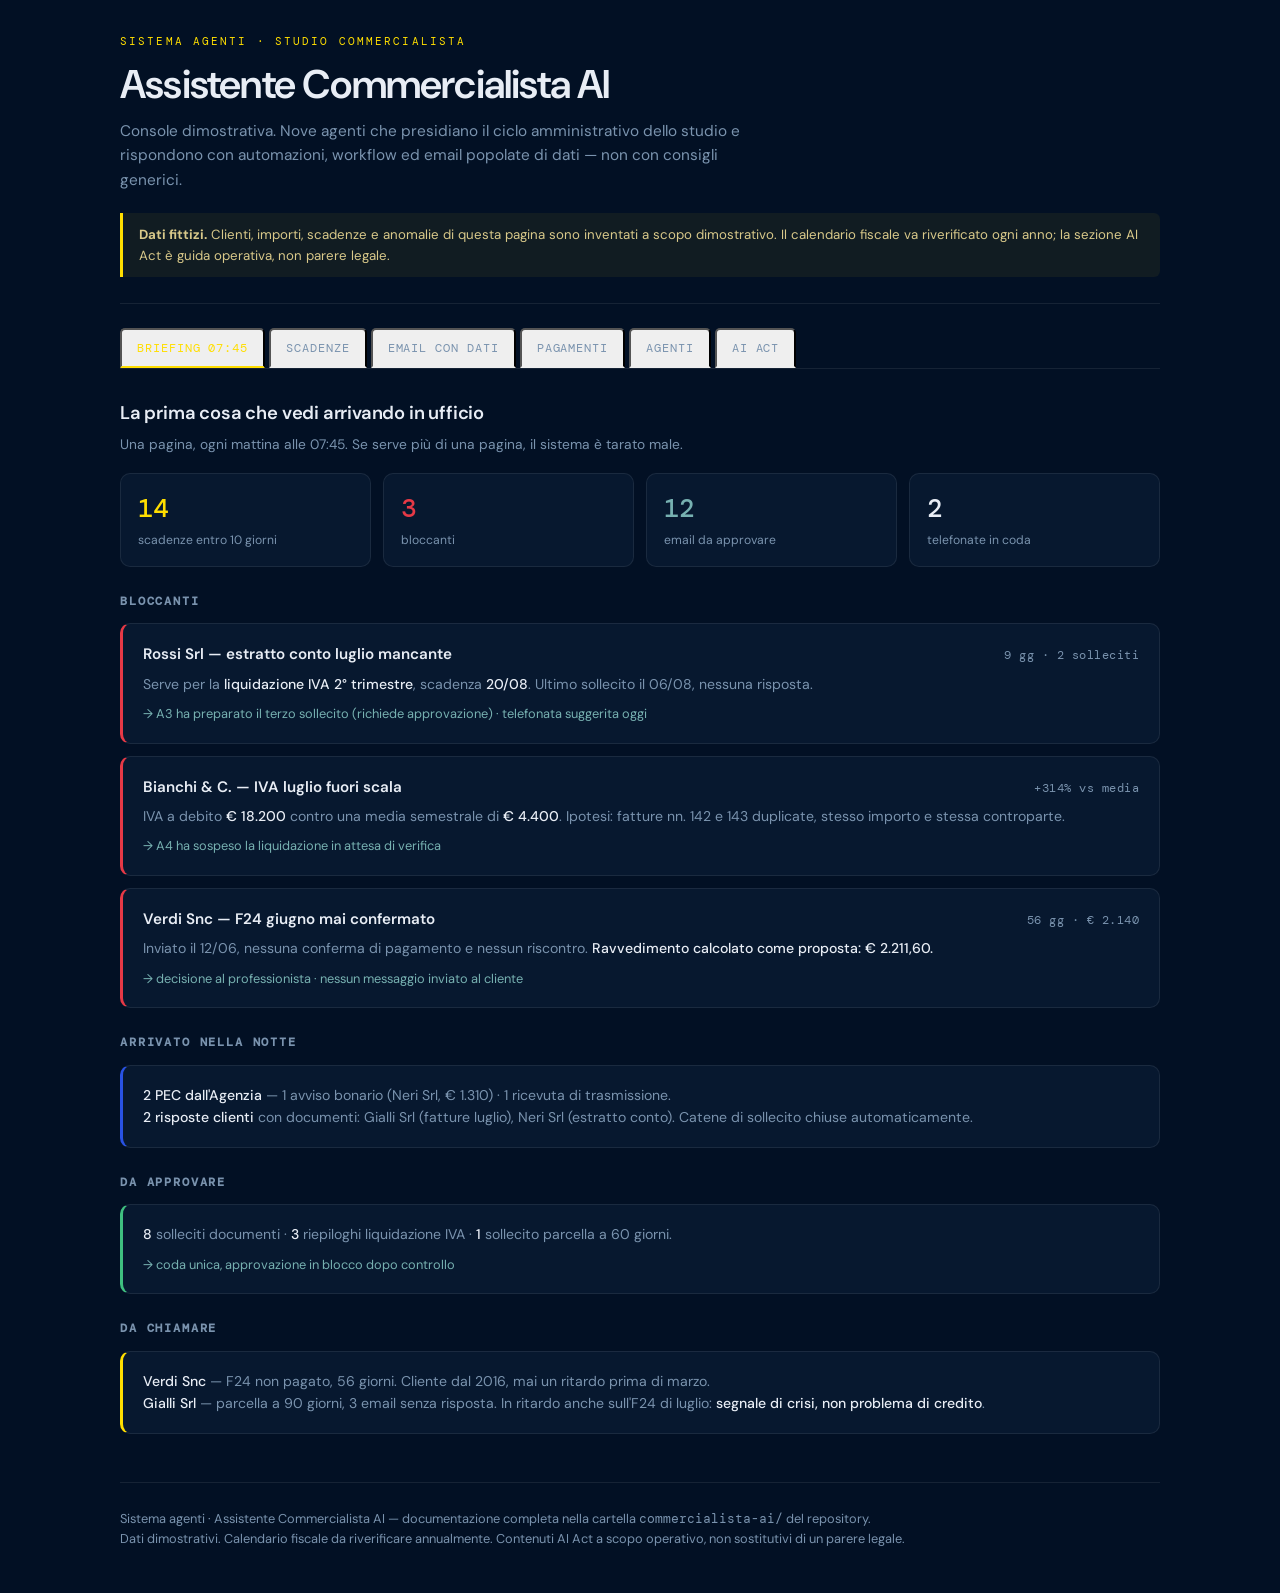
<file: commercialista-ai/demo/index.html>
<!DOCTYPE html>
<html lang="it">
<head>
<meta charset="UTF-8">
<meta name="viewport" content="width=device-width, initial-scale=1.0">
<meta name="theme-color" content="#021024">
<meta name="robots" content="noindex">
<title>Assistente Commercialista AI — Console dimostrativa</title>
<link rel="preconnect" href="https://fonts.googleapis.com">
<link rel="preconnect" href="https://fonts.gstatic.com" crossorigin>
<link href="https://fonts.googleapis.com/css2?family=DM+Sans:wght@300;400;500;600&family=DM+Mono:wght@400;500&display=swap" rel="stylesheet">
<style>
*,*::before,*::after{box-sizing:border-box;margin:0;padding:0}
:root{
  --navy:#021024;--panel:#07182f;--panel2:#0b2140;
  --blue:#2952E3;--teal:#77B1B1;--red:#E63946;--yellow:#FFDE00;--green:#3FBF7F;
  --text:#E8EDF5;--dim:#7A93AE;--border:rgba(255,255,255,.08);
  --ff-b:'DM Sans',system-ui,-apple-system,sans-serif;
  --ff-m:'DM Mono',ui-monospace,SFMono-Regular,Menlo,monospace;
}
body{background:var(--navy);color:var(--text);font-family:var(--ff-b);font-size:15px;line-height:1.6;-webkit-font-smoothing:antialiased}
.wrap{max-width:1080px;margin:0 auto;padding:0 20px}

header{border-bottom:1px solid var(--border);padding:34px 0 26px;margin-bottom:6px}
.ey{font-family:var(--ff-m);font-size:.66rem;letter-spacing:.2em;text-transform:uppercase;color:var(--yellow)}
h1{font-size:clamp(1.7rem,3.4vw,2.5rem);font-weight:600;letter-spacing:-.02em;margin:10px 0 12px;line-height:1.15}
.sub{color:var(--dim);max-width:640px;font-size:.96rem}
.warn{margin-top:20px;padding:11px 16px;background:rgba(255,222,0,.06);border-left:3px solid var(--yellow);border-radius:0 6px 6px 0;font-size:.83rem;color:#d9c98a}

nav.tabs{display:flex;gap:4px;overflow-x:auto;padding:18px 0 0;border-bottom:1px solid var(--border);margin-bottom:30px;-webkit-overflow-scrolling:touch}
.tab{font-family:var(--ff-m);font-size:.73rem;letter-spacing:.08em;text-transform:uppercase;color:var(--dim);padding:10px 15px;border-radius:5px 5px 0 0;border-bottom:2px solid transparent;white-space:nowrap;transition:.18s}
.tab:hover{color:var(--text);background:rgba(255,255,255,.04)}
.tab[aria-selected="true"]{color:var(--yellow);border-bottom-color:var(--yellow)}

section[role=tabpanel]{display:none;animation:fade .3s both}
section[role=tabpanel].on{display:block}
@keyframes fade{from{opacity:0;transform:translateY(8px)}to{opacity:1;transform:none}}

h2{font-size:1.15rem;font-weight:600;margin:0 0 4px;letter-spacing:-.01em}
h2 + .note{color:var(--dim);font-size:.86rem;margin-bottom:18px}
h3{font-family:var(--ff-m);font-size:.72rem;letter-spacing:.16em;text-transform:uppercase;color:var(--dim);margin:26px 0 12px}

.card{background:var(--panel);border:1px solid var(--border);border-radius:10px;padding:18px 20px;margin-bottom:12px}
.card.crit{border-left:3px solid var(--red)}
.card.warnc{border-left:3px solid var(--yellow)}
.card.ok{border-left:3px solid var(--green)}
.card.info{border-left:3px solid var(--blue)}
.card-top{display:flex;justify-content:space-between;align-items:baseline;gap:12px;flex-wrap:wrap;margin-bottom:6px}
.card-t{font-weight:600;font-size:.95rem}
.card-x{font-family:var(--ff-m);font-size:.74rem;color:var(--dim);letter-spacing:.04em}
.card-b{font-size:.88rem;color:var(--dim)}
.card-b b{color:var(--text);font-weight:500}
.card-act{margin-top:9px;font-size:.8rem;color:var(--teal)}

.grid{display:grid;grid-template-columns:repeat(auto-fit,minmax(190px,1fr));gap:12px;margin-bottom:14px}
.kpi{background:var(--panel);border:1px solid var(--border);border-radius:10px;padding:15px 17px}
.kpi-n{font-family:var(--ff-m);font-size:1.6rem;font-weight:500;letter-spacing:-.02em}
.kpi-l{font-size:.76rem;color:var(--dim);margin-top:2px}
.y{color:var(--yellow)}.r{color:var(--red)}.g{color:var(--green)}.t{color:var(--teal)}.bl{color:var(--blue)}

table{width:100%;border-collapse:collapse;font-size:.85rem}
.tscroll{overflow-x:auto;border:1px solid var(--border);border-radius:10px;background:var(--panel)}
th{text-align:left;font-family:var(--ff-m);font-size:.68rem;letter-spacing:.12em;text-transform:uppercase;color:var(--dim);font-weight:400;padding:12px 14px;border-bottom:1px solid var(--border);white-space:nowrap}
td{padding:11px 14px;border-bottom:1px solid rgba(255,255,255,.04);vertical-align:top}
tr:last-child td{border-bottom:none}
td.num{font-family:var(--ff-m);white-space:nowrap}
.pill{display:inline-block;font-family:var(--ff-m);font-size:.66rem;letter-spacing:.06em;padding:3px 8px;border-radius:20px;white-space:nowrap}
.p-ok{background:rgba(63,191,127,.13);color:var(--green)}
.p-w{background:rgba(255,222,0,.11);color:var(--yellow)}
.p-r{background:rgba(230,57,70,.13);color:var(--red)}
.p-b{background:rgba(41,82,227,.16);color:#7f9bff}
.p-n{background:rgba(255,255,255,.06);color:var(--dim)}

.mail{background:var(--panel2);border:1px solid var(--border);border-radius:10px;overflow:hidden;margin-bottom:16px}
.mail-h{padding:13px 18px;border-bottom:1px solid var(--border);background:rgba(255,255,255,.02)}
.mail-h .from{font-size:.75rem;color:var(--dim);font-family:var(--ff-m)}
.mail-h .subj{font-weight:600;font-size:.92rem;margin-top:3px}
.mail-b{padding:17px 18px;font-family:var(--ff-m);font-size:.79rem;line-height:1.75;white-space:pre-wrap;color:#cfdcea}
.mail-b mark{background:rgba(255,222,0,.16);color:var(--yellow);padding:1px 3px;border-radius:3px}
.mail-f{padding:11px 18px;border-top:1px solid var(--border);display:flex;gap:10px;align-items:center;flex-wrap:wrap;font-size:.76rem;color:var(--dim)}

.agent{display:grid;grid-template-columns:auto 1fr;gap:14px;align-items:start;background:var(--panel);border:1px solid var(--border);border-radius:10px;padding:16px 18px;margin-bottom:10px}
.agent-id{font-family:var(--ff-m);font-size:.72rem;letter-spacing:.06em;padding:5px 9px;border-radius:5px;background:rgba(41,82,227,.14);color:#7f9bff;white-space:nowrap}
.agent-n{font-weight:600;font-size:.94rem}
.agent-q{font-size:.8rem;color:var(--yellow);font-style:italic;margin:2px 0 6px}
.agent-d{font-size:.86rem;color:var(--dim)}

ol.steps{list-style:none;counter-reset:s}
ol.steps li{counter-increment:s;position:relative;padding:0 0 16px 40px;border-left:1px solid var(--border);margin-left:12px}
ol.steps li:last-child{border-left-color:transparent;padding-bottom:0}
ol.steps li::before{content:counter(s);position:absolute;left:-13px;top:-2px;width:26px;height:26px;border-radius:50%;background:var(--panel2);border:1px solid var(--border);display:flex;align-items:center;justify-content:center;font-family:var(--ff-m);font-size:.72rem;color:var(--yellow)}
ol.steps b{display:block;font-weight:600;font-size:.9rem;margin-bottom:2px}
ol.steps span{font-size:.85rem;color:var(--dim)}

footer{border-top:1px solid var(--border);margin-top:48px;padding:26px 0 44px;font-size:.8rem;color:var(--dim)}
footer a{color:var(--teal)}
@media(max-width:640px){
  .card-top{flex-direction:column;gap:2px}
  .agent{grid-template-columns:1fr}
  .agent-id{justify-self:start}
}
</style>
</head>
<body>

<div class="wrap">

<header>
  <div class="ey">Sistema agenti · studio commercialista</div>
  <h1>Assistente Commercialista AI</h1>
  <p class="sub">Console dimostrativa. Nove agenti che presidiano il ciclo amministrativo dello studio e rispondono con automazioni, workflow ed email popolate di dati — non con consigli generici.</p>
  <div class="warn"><b>Dati fittizi.</b> Clienti, importi, scadenze e anomalie di questa pagina sono inventati a scopo dimostrativo. Il calendario fiscale va riverificato ogni anno; la sezione AI Act è guida operativa, non parere legale.</div>
</header>

<nav class="tabs" role="tablist">
  <button class="tab" role="tab" aria-selected="true" data-p="briefing">Briefing 07:45</button>
  <button class="tab" role="tab" aria-selected="false" data-p="scadenze">Scadenze</button>
  <button class="tab" role="tab" aria-selected="false" data-p="email">Email con dati</button>
  <button class="tab" role="tab" aria-selected="false" data-p="pagamenti">Pagamenti</button>
  <button class="tab" role="tab" aria-selected="false" data-p="agenti">Agenti</button>
  <button class="tab" role="tab" aria-selected="false" data-p="aiact">AI Act</button>
</nav>

<!-- ============ BRIEFING ============ -->
<section role="tabpanel" id="briefing" class="on">
  <h2>La prima cosa che vedi arrivando in ufficio</h2>
  <p class="note">Una pagina, ogni mattina alle 07:45. Se serve più di una pagina, il sistema è tarato male.</p>

  <div class="grid">
    <div class="kpi"><div class="kpi-n y">14</div><div class="kpi-l">scadenze entro 10 giorni</div></div>
    <div class="kpi"><div class="kpi-n r">3</div><div class="kpi-l">bloccanti</div></div>
    <div class="kpi"><div class="kpi-n t">12</div><div class="kpi-l">email da approvare</div></div>
    <div class="kpi"><div class="kpi-n">2</div><div class="kpi-l">telefonate in coda</div></div>
  </div>

  <h3>Bloccanti</h3>
  <div class="card crit">
    <div class="card-top"><span class="card-t">Rossi Srl — estratto conto luglio mancante</span><span class="card-x">9 gg · 2 solleciti</span></div>
    <div class="card-b">Serve per la <b>liquidazione IVA 2° trimestre</b>, scadenza <b>20/08</b>. Ultimo sollecito il 06/08, nessuna risposta.</div>
    <div class="card-act">→ A3 ha preparato il terzo sollecito (richiede approvazione) · telefonata suggerita oggi</div>
  </div>
  <div class="card crit">
    <div class="card-top"><span class="card-t">Bianchi &amp; C. — IVA luglio fuori scala</span><span class="card-x">+314% vs media</span></div>
    <div class="card-b">IVA a debito <b>€ 18.200</b> contro una media semestrale di <b>€ 4.400</b>. Ipotesi: fatture nn. 142 e 143 duplicate, stesso importo e stessa controparte.</div>
    <div class="card-act">→ A4 ha sospeso la liquidazione in attesa di verifica</div>
  </div>
  <div class="card crit">
    <div class="card-top"><span class="card-t">Verdi Snc — F24 giugno mai confermato</span><span class="card-x">56 gg · € 2.140</span></div>
    <div class="card-b">Inviato il 12/06, nessuna conferma di pagamento e nessun riscontro. <b>Ravvedimento calcolato come proposta: € 2.211,60.</b></div>
    <div class="card-act">→ decisione al professionista · nessun messaggio inviato al cliente</div>
  </div>

  <h3>Arrivato nella notte</h3>
  <div class="card info">
    <div class="card-b"><b>2 PEC dall'Agenzia</b> — 1 avviso bonario (Neri Srl, € 1.310) · 1 ricevuta di trasmissione.<br><b>2 risposte clienti</b> con documenti: Gialli Srl (fatture luglio), Neri Srl (estratto conto). Catene di sollecito chiuse automaticamente.</div>
  </div>

  <h3>Da approvare</h3>
  <div class="card ok">
    <div class="card-b"><b>8</b> solleciti documenti · <b>3</b> riepiloghi liquidazione IVA · <b>1</b> sollecito parcella a 60 giorni.</div>
    <div class="card-act">→ coda unica, approvazione in blocco dopo controllo</div>
  </div>

  <h3>Da chiamare</h3>
  <div class="card warnc">
    <div class="card-b"><b>Verdi Snc</b> — F24 non pagato, 56 giorni. Cliente dal 2016, mai un ritardo prima di marzo.<br><b>Gialli Srl</b> — parcella a 90 giorni, 3 email senza risposta. In ritardo anche sull'F24 di luglio: <b>segnale di crisi, non problema di credito</b>.</div>
  </div>
</section>

<!-- ============ SCADENZE ============ -->
<section role="tabpanel" id="scadenze">
  <h2>Scadenzario dello studio</h2>
  <p class="note">Non il calendario fiscale generico: l'incrocio tra calendario, profilo del cliente e stato di lavorazione.</p>

  <h3>Vista studio · prossimi 15 giorni</h3>
  <div class="tscroll">
  <table>
    <thead><tr><th>Data</th><th>Adempimento</th><th>Clienti</th><th>Stato lavorazione</th></tr></thead>
    <tbody>
      <tr><td class="num">20/08</td><td>IVA 2° trimestre</td><td class="num">14</td><td><span class="pill p-ok">9 pronti</span> <span class="pill p-b">3 in lavorazione</span> <span class="pill p-r">2 senza documenti</span></td></tr>
      <tr><td class="num">20/08</td><td>Ritenute luglio</td><td class="num">31</td><td><span class="pill p-ok">28 pronti</span> <span class="pill p-r">3 senza documenti</span></td></tr>
      <tr><td class="num">20/08</td><td>Contributi INPS artigiani</td><td class="num">9</td><td><span class="pill p-ok">9 pronti</span></td></tr>
      <tr><td class="num">25/08</td><td>INTRASTAT luglio</td><td class="num">2</td><td><span class="pill p-w">1 pronto</span> <span class="pill p-r">1 documenti mancanti</span></td></tr>
      <tr><td class="num">31/08</td><td>Registrazioni agosto (interna)</td><td class="num">47</td><td><span class="pill p-b">in corso</span></td></tr>
    </tbody>
  </table>
  </div>
  <p class="note" style="margin-top:10px">La scadenza del 16/08 è slittata al 20/08: sospensione feriale dei versamenti (1–20 agosto).</p>

  <h3>Vista cliente · Rossi Srl</h3>
  <div class="tscroll">
  <table>
    <thead><tr><th>Data</th><th>Adempimento</th><th>Importo</th><th>Stato</th><th>Nota</th></tr></thead>
    <tbody>
      <tr><td class="num">20/08</td><td>IVA 2° trimestre 2026</td><td class="num">€ 4.312,00</td><td><span class="pill p-ok">F24 inviato</span></td><td>attesa conferma pagamento</td></tr>
      <tr><td class="num">20/08</td><td>Ritenute luglio</td><td class="num">€ 890,00</td><td><span class="pill p-ok">F24 inviato</span></td><td>—</td></tr>
      <tr><td class="num">25/08</td><td>INTRASTAT luglio</td><td class="num">—</td><td><span class="pill p-r">documenti mancanti</span></td><td>manca elenco cessioni UE</td></tr>
      <tr><td class="num">30/09</td><td>LIPE 2° trimestre</td><td class="num">nessun versamento</td><td><span class="pill p-n">da avviare</span></td><td>—</td></tr>
      <tr><td class="num">30/11</td><td>2° acconto imposte</td><td class="num">da definire</td><td><span class="pill p-n">da avviare</span></td><td><span class="pill p-w">da confermare</span> proroghe anno in corso</td></tr>
    </tbody>
  </table>
  </div>
  <p class="note" style="margin-top:10px">Le voci <span class="pill p-w">da confermare</span> non generano email al cliente: restano alert interni finché la data non è verificata.</p>
</section>

<!-- ============ EMAIL ============ -->
<section role="tabpanel" id="email">
  <h2>Email con i dati dentro</h2>
  <p class="note">La differenza tra un template e questo sistema è che il template va riempito — e riempirlo è il lavoro. In <mark>giallo</mark> i dati iniettati dalle tabelle.</p>

  <div class="mail">
    <div class="mail-h">
      <div class="from">A3 · Esattore → mario.rossi@rossisrl.it · generata 08:00</div>
      <div class="subj">Rossi Srl · documenti mancanti per IVA 2° trimestre · scadenza 20/08/2026</div>
    </div>
    <div class="mail-b">Buongiorno <mark>Mario</mark>,

per completare la lavorazione di <mark>IVA 2° trimestre</mark> (<mark>apr–giu 2026</mark>) ci mancano ancora questi documenti:

<mark>• estratto conto bancario — periodo luglio 2026
• elenco cessioni UE — periodo luglio 2026</mark>

La scadenza è il <mark>20/08/2026</mark>, fra <mark>9</mark> giorni.

Puoi rispondere a questa email allegando i file, oppure caricarli qui:
studio.it/upload/rossi-srl

Grazie,
Studio</div>
    <div class="mail-f"><span class="pill p-ok">inviata in automatico</span> 1° sollecito · registrata in <span style="font-family:var(--ff-m)">comunicazioni</span></div>
  </div>

  <div class="mail">
    <div class="mail-h">
      <div class="from">A4 · Liquidatore → mario.rossi@rossisrl.it · in coda di approvazione</div>
      <div class="subj">Rossi Srl · IVA 2° trimestre · € 4.312,00 da versare entro il 20/08/2026</div>
    </div>
    <div class="mail-b">Buongiorno <mark>Mario</mark>,

abbiamo chiuso la liquidazione IVA di <mark>2° trimestre 2026</mark>.

  IVA su vendite                <mark>€ 12.480,00</mark>
  IVA su acquisti               <mark>€  8.168,00</mark>
  Credito periodo precedente             <mark>—</mark>
  ─────────────────────────────────────────────
  IVA A DEBITO                  <mark>€  4.312,00</mark>

Il versamento va effettuato entro il <mark>20/08/2026</mark> con modello F24,
codice tributo <mark>6007</mark>. Trovi l'F24 già compilato in allegato.

Rispetto al <mark>1° trimestre</mark> (<mark>€ 3.980,00</mark>) la variazione è <mark>+8,3%</mark>;
rispetto allo stesso periodo dell'anno scorso <mark>+4,8%</mark>.

Per qualsiasi chiarimento siamo qui.

<mark>Dott.ssa Elena Fabbri</mark>
Studio</div>
    <div class="mail-f"><span class="pill p-w">richiede approvazione</span> contiene importi · nessun invio senza <span style="font-family:var(--ff-m)">approvata_da</span></div>
  </div>

  <div class="mail">
    <div class="mail-h">
      <div class="from">A6 · Cassiere → amministrazione@giallisrl.it · <b>bloccata</b></div>
      <div class="subj">Gialli Srl · partite aperte · € 6.120,00</div>
    </div>
    <div class="mail-b">⛔ <mark>Invio bloccato dal sistema.</mark>

Motivo: il cliente risulta in ritardo <mark>sia sulle parcelle (90 gg)</mark> sia
<mark>sull'F24 di luglio (26 gg)</mark>.

La correlazione dei due ritardi sullo stesso cliente è un segnale di crisi,
non un problema di credito: la posizione è stata portata al titolare
insieme alla scheda cliente, e la catena di solleciti è sospesa.</div>
    <div class="mail-f"><span class="pill p-r">non inviata</span> decisione umana richiesta</div>
  </div>
</section>

<!-- ============ PAGAMENTI ============ -->
<section role="tabpanel" id="pagamenti">
  <h2>Pagamenti — due binari</h2>
  <p class="note">Nello studio "pagamenti" significa due cose diverse, entrambe critiche: quello che il cliente deve all'Erario, e quello che deve allo studio.</p>

  <h3>Verso l'Erario · presidio F24</h3>
  <div class="grid">
    <div class="kpi"><div class="kpi-n">54</div><div class="kpi-l">F24 inviati questo mese</div></div>
    <div class="kpi"><div class="kpi-n g">49</div><div class="kpi-l">confermati pagati</div></div>
    <div class="kpi"><div class="kpi-n y">4</div><div class="kpi-l">in attesa di riscontro</div></div>
    <div class="kpi"><div class="kpi-n r">1</div><div class="kpi-l">non pagato oltre 30 gg</div></div>
  </div>
  <div class="card info">
    <div class="card-b">Nessun sollecito automatico al cliente su un mancato versamento: a volte il pagamento c'è ed è il riscontro a mancare. L'alert va allo studio, con importo, giorni e storico. <b>Il ravvedimento è sempre una proposta, mai un'esecuzione.</b></div>
  </div>

  <h3>Verso lo studio · scaduto per fasce</h3>
  <div class="tscroll">
  <table>
    <thead><tr><th>Fascia</th><th>Importo</th><th>Clienti</th><th>Azione del sistema</th></tr></thead>
    <tbody>
      <tr><td>0–30 giorni</td><td class="num">€ 18.200</td><td class="num">11</td><td><span class="pill p-n">fisiologico</span> nessuna azione</td></tr>
      <tr><td>31–60 giorni</td><td class="num">€ 14.900</td><td class="num">6</td><td><span class="pill p-w">2 mai sollecitati</span> email 2 in coda</td></tr>
      <tr><td>61–90 giorni</td><td class="num">€ 9.100</td><td class="num">3</td><td><span class="pill p-b">telefonata preparata</span> con scheda cliente</td></tr>
      <tr><td>oltre 90 giorni</td><td class="num">€ 6.120</td><td class="num">2</td><td><span class="pill p-r">nessuna automazione</span> decisione titolare</td></tr>
    </tbody>
  </table>
  </div>
  <p class="note" style="margin-top:10px">DSO medio 47 giorni (trimestre precedente: 52). Oltre i 45 giorni il sistema non scrive più email: se un cliente non ha risposto a due, la terza non serve — serve una voce.</p>
</section>

<!-- ============ AGENTI ============ -->
<section role="tabpanel" id="agenti">
  <h2>Nove agenti, un mestiere ciascuno</h2>
  <p class="note">Ogni agente ha un innesco, un input dichiarato, un output verificabile e una regola di escalation all'umano.</p>

  <div class="agent"><span class="agent-id">A0</span><div><div class="agent-n">Orchestratore · Studio Desk</div><div class="agent-d">Punto d'ingresso unico. Capisce la richiesta, chiama gli agenti giusti e restituisce una sola risposta. Nessuno deve ricordarsi i nomi degli agenti.</div></div></div>

  <div class="agent"><span class="agent-id">A1</span><div><div class="agent-n">Radar · briefing del mattino</div><div class="agent-q">"Qual è la prima cosa che fai appena arrivi in ufficio?"</div><div class="agent-d">Sostituisce i 60–90 minuti spesi a ricostruire lo stato del mondo con una pagina alle 07:45. Legge, non scrive.</div></div></div>

  <div class="agent"><span class="agent-id">A2</span><div><div class="agent-n">Scadenziere</div><div class="agent-q">"Scadenze"</div><div class="agent-d">Incrocia calendario fiscale, profilo del cliente e stato di lavorazione. Applica slittamenti e sospensione feriale. Nessuna data dedotta a memoria.</div></div></div>

  <div class="agent"><span class="agent-id">A3</span><div><div class="agent-n">Esattore documenti</div><div class="agent-q">"Quale roba proprio non vorresti fare?"</div><div class="agent-d">Rincorre i clienti a T-10 / T-5 / T-2 con l'elenco puntuale di cosa manca. Un solo messaggio al giorno per cliente. Dal terzo sollecito decide una persona.</div></div></div>

  <div class="agent"><span class="agent-id">A4</span><div><div class="agent-n">Liquidatore · ciclo mensile</div><div class="agent-q">"Cosa fai ogni mese?"</div><div class="agent-d">IVA, LIPE, F24, ritenute. Non ricalcola l'imposta: la legge dal gestionale, la confronta con lo storico, blocca gli scostamenti oltre soglia e traccia dove sono i 140 clienti.</div></div></div>

  <div class="agent"><span class="agent-id">A5</span><div><div class="agent-n">Voce dello Studio</div><div class="agent-q">"Cosa invii ai tuoi clienti?"</div><div class="agent-d">Sei famiglie di email generate con i dati dentro. Nessun segnaposto vuoto: se un dato manca, l'email non nasce e si apre un'anomalia.</div></div></div>

  <div class="agent"><span class="agent-id">A6</span><div><div class="agent-n">Cassiere · parcelle e incassi</div><div class="agent-q">"Pagamenti"</div><div class="agent-d">Riconcilia gli incassi (automatico solo sulla corrispondenza esatta), tiene lo scaduto per fasce, propone i solleciti e si ferma dove comincia la decisione umana.</div></div></div>

  <div class="agent"><span class="agent-id">A7</span><div><div class="agent-n">Sentinella · controlli</div><div class="agent-d">Batteria notturna: quadrature, numerazioni, aliquote, scostamenti, cassa negativa. Segnala con i numeri e l'ipotesi più probabile. Non corregge mai.</div></div></div>

  <div class="agent"><span class="agent-id">A8</span><div><div class="agent-n">Garante · AI Act e privacy</div><div class="agent-q">"AI Act — come muoversi per essere in regola"</div><div class="agent-d">Tiene il registro degli usi AI, fa il triage delle nuove richieste, e verifica che nessun output sia uscito senza approvazione umana.</div></div></div>
</section>

<!-- ============ AI ACT ============ -->
<section role="tabpanel" id="aiact">
  <h2>AI Act — come muoversi per essere in regola</h2>
  <p class="note">Sintesi operativa. La versione completa è in <span style="font-family:var(--ff-m)">docs/04-ai-act.md</span>. Non è un parere legale.</p>

  <div class="card warnc">
    <div class="card-b"><b>La cosa da capire per prima:</b> lo studio è <b>deployer</b> (utilizzatore), non fornitore. Gli obblighi pesanti stanno dall'altra parte — a meno che lo studio non metta il proprio marchio su un sistema di AI o lo rivenda ai clienti come proprio. In quel caso cambia cappello, e va valutato prima.</div>
  </div>

  <h3>Cosa è già esigibile oggi</h3>
  <div class="card crit">
    <div class="card-top"><span class="card-t">Alfabetizzazione AI (art. 4)</span><span class="card-x">dal 2 febbraio 2025</span></div>
    <div class="card-b">Chi utilizza sistemi di AI deve garantire un livello sufficiente di competenza al proprio personale. Serve poterlo <b>dimostrare</b>: mezza giornata di formazione documentata, vademecum di 2 pagine, registro firme, aggiornamento annuale.</div>
  </div>
  <div class="card crit">
    <div class="card-top"><span class="card-t">Pratiche vietate</span><span class="card-x">dal 2 febbraio 2025</span></div>
    <div class="card-b">Le due che possono toccare uno studio: <b>riconoscimento delle emozioni sul luogo di lavoro</b> (attenzione ai software di monitoraggio dei collaboratori) e <b>social scoring</b>.</div>
  </div>
  <div class="card info">
    <div class="card-top"><span class="card-t">Trasparenza (art. 50) e alto rischio</span><span class="card-x">2 agosto 2026</span></div>
    <div class="card-b">Chatbot esposti ai clienti e contenuti sintetici vanno dichiarati. L'ipotesi di alto rischio più concreta per uno studio è l'<b>uso di AI per selezionare il personale</b> — la strada semplice è non farlo finché non si è attrezzati. <b>Il quadro europeo è in movimento: verificare lo stato delle scadenze prima di pianificare.</b></div>
  </div>
  <div class="card info">
    <div class="card-top"><span class="card-t">Norma italiana · L. 132/2025</span><span class="card-x">professioni intellettuali</span></div>
    <div class="card-b">L'AI resta strumentale: la prestazione è del professionista. E il cliente va <b>informato in modo chiaro</b> dell'uso di sistemi di AI nell'incarico → una clausola nella lettera d'incarico, testo pronto nella documentazione.</div>
  </div>

  <h3>Il piano, in ordine</h3>
  <ol class="steps">
    <li><b>Censire gli usi reali</b><span>Compresi quelli informali: l'account personale del collaboratore è il rischio numero uno.</span></li>
    <li><b>Classificare ogni uso</b><span>Minimo · limitato · alto · vietato, con una riga di motivazione. Chi salta questo passaggio non ha nulla su cui poggiare il resto.</span></li>
    <li><b>Formazione art. 4</b><span>Già esigibile, ed è il cantiere che costa meno.</span></li>
    <li><b>Policy interna</b><span>Strumenti ammessi, dati vietati, obbligo di verifica, divieto di account personali.</span></li>
    <li><b>Contratti fornitori</b><span>DPA firmati, training sui dati disattivato e verificato, sede di elaborazione.</span></li>
    <li><b>Informativa e lettera d'incarico</b><span>Clausola sull'uso di AI + informativa privacy aggiornata.</span></li>
    <li><b>Presidio umano formalizzato</b><span>Per ogni processo: chi controlla cosa, prima di quale rilascio.</span></li>
    <li><b>Log e tracciabilità</b><span>Chi ha approvato cosa, e quando. È già nel modello dati del sistema.</span></li>
  </ol>

  <div class="card ok" style="margin-top:20px">
    <div class="card-b"><b>Il principio che regge tutto.</b> Il presidio richiesto dalla norma e il presidio richiesto dalla qualità del lavoro sono lo stesso presidio: una persona competente che guarda l'output prima che esca, e una traccia di chi l'ha guardato. Uno studio che ha costruito bene le automazioni è già a metà della conformità.</div>
  </div>
</section>

<footer>
  Sistema agenti · Assistente Commercialista AI — documentazione completa nella cartella <span style="font-family:var(--ff-m)">commercialista-ai/</span> del repository.<br>
  Dati dimostrativi. Calendario fiscale da riverificare annualmente. Contenuti AI Act a scopo operativo, non sostitutivi di un parere legale.
</footer>

</div>

<script>
(function(){
  var tabs = document.querySelectorAll('.tab');
  var panels = document.querySelectorAll('section[role=tabpanel]');
  tabs.forEach(function(tab){
    tab.addEventListener('click', function(){
      tabs.forEach(function(t){ t.setAttribute('aria-selected', t === tab ? 'true' : 'false'); });
      panels.forEach(function(p){ p.classList.toggle('on', p.id === tab.dataset.p); });
    });
  });
})();
</script>

</body>
</html>
</file>
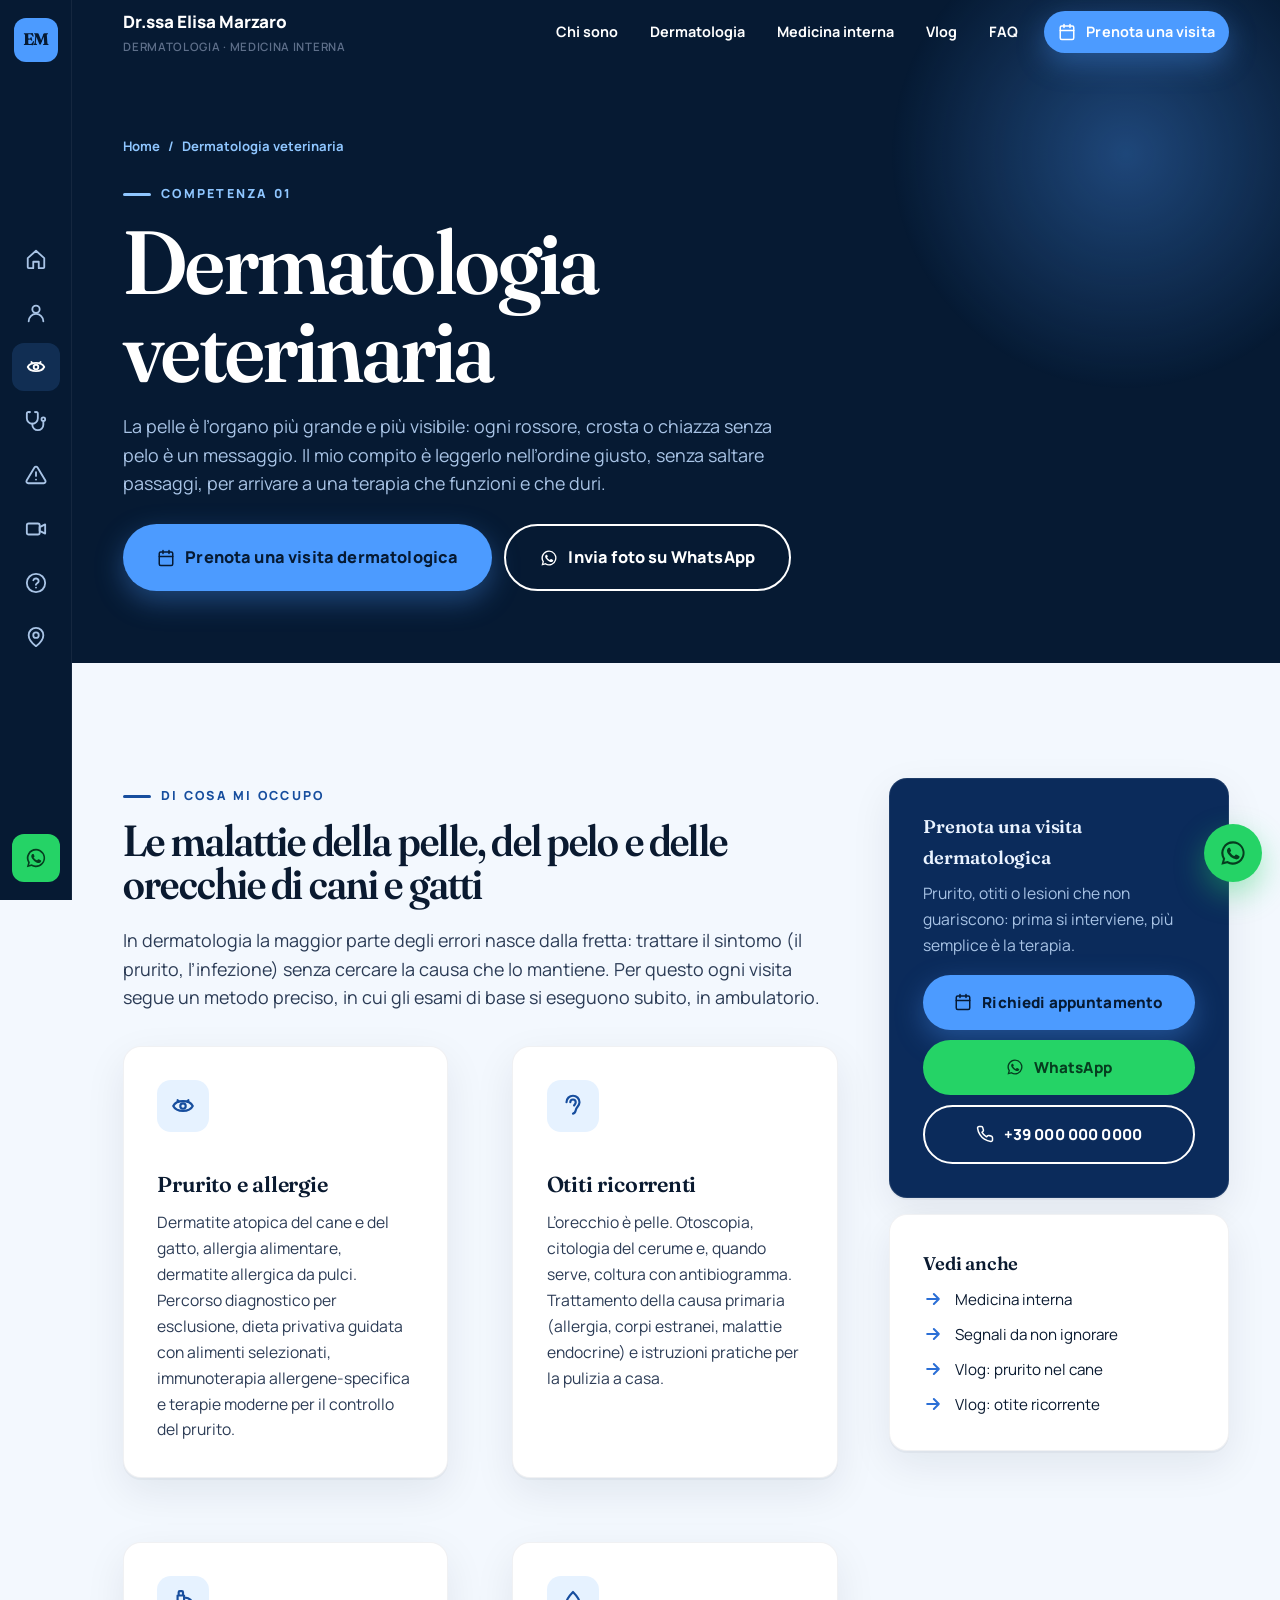
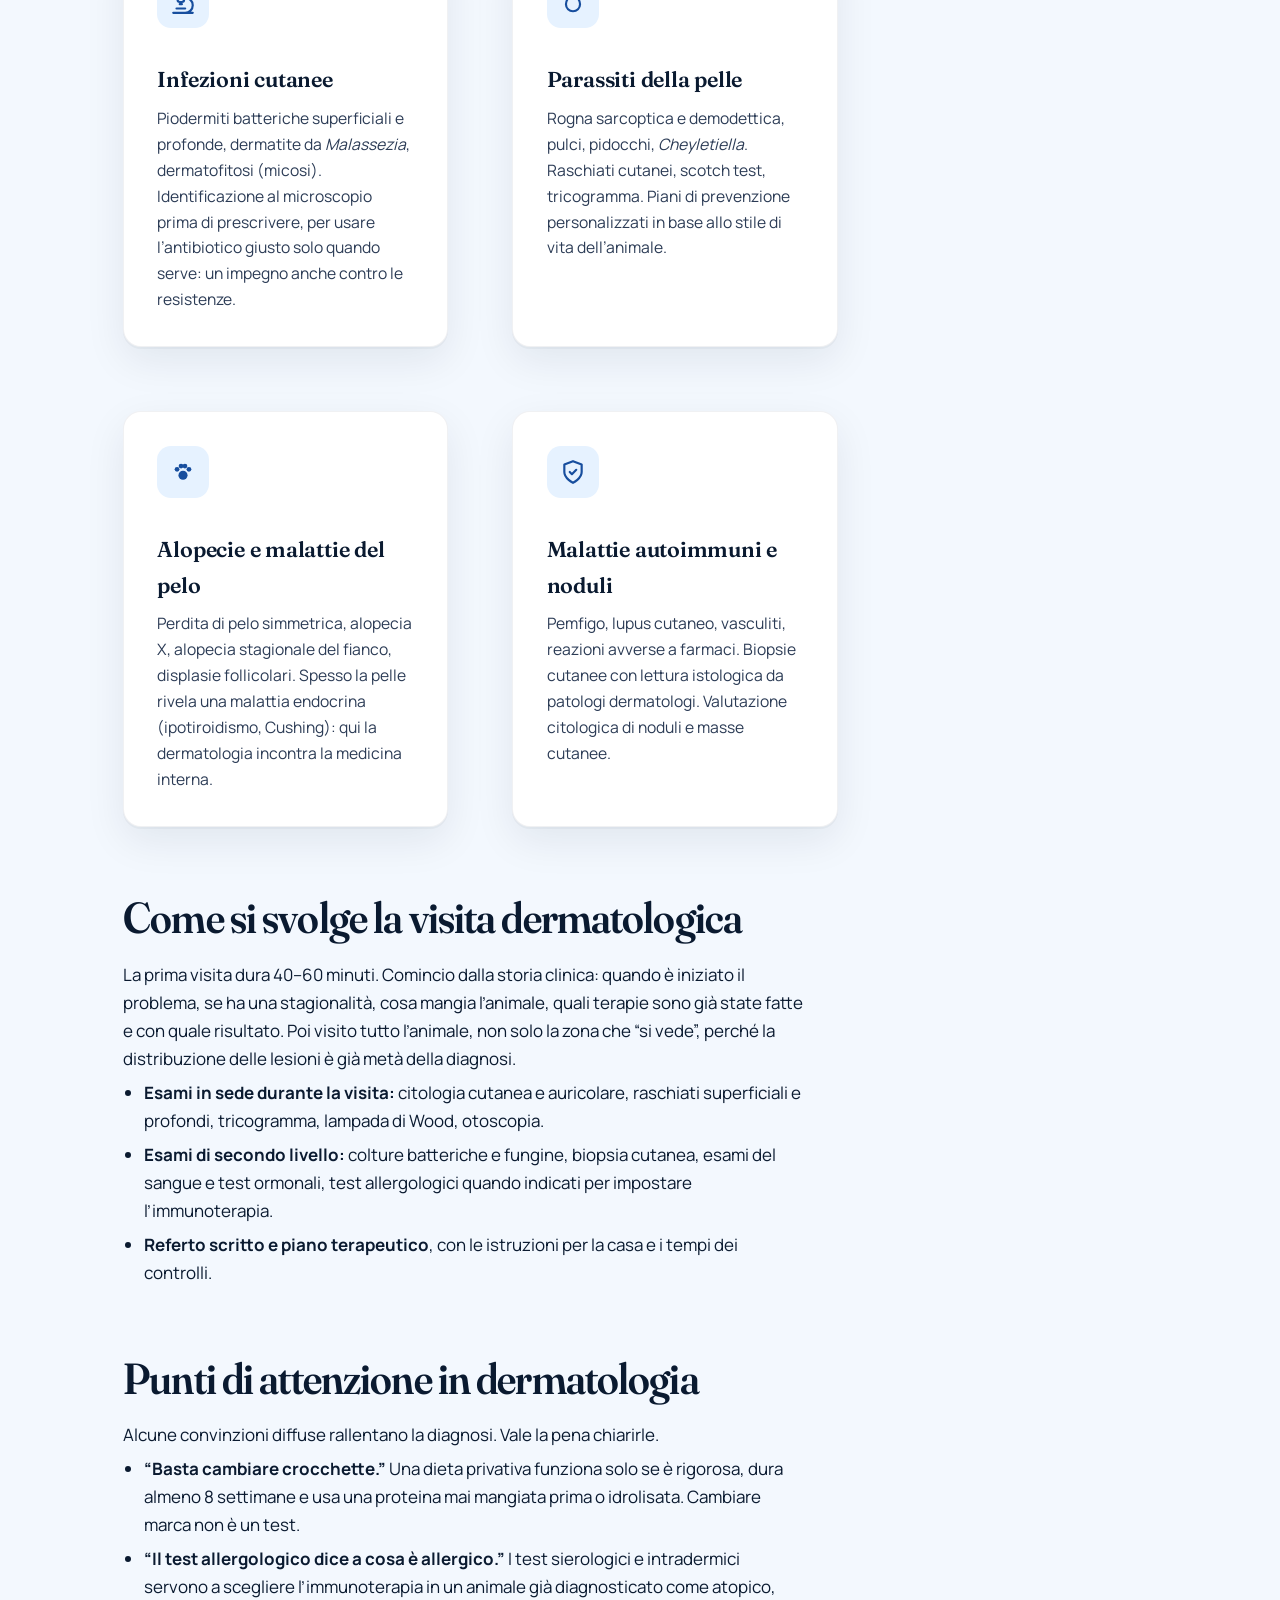
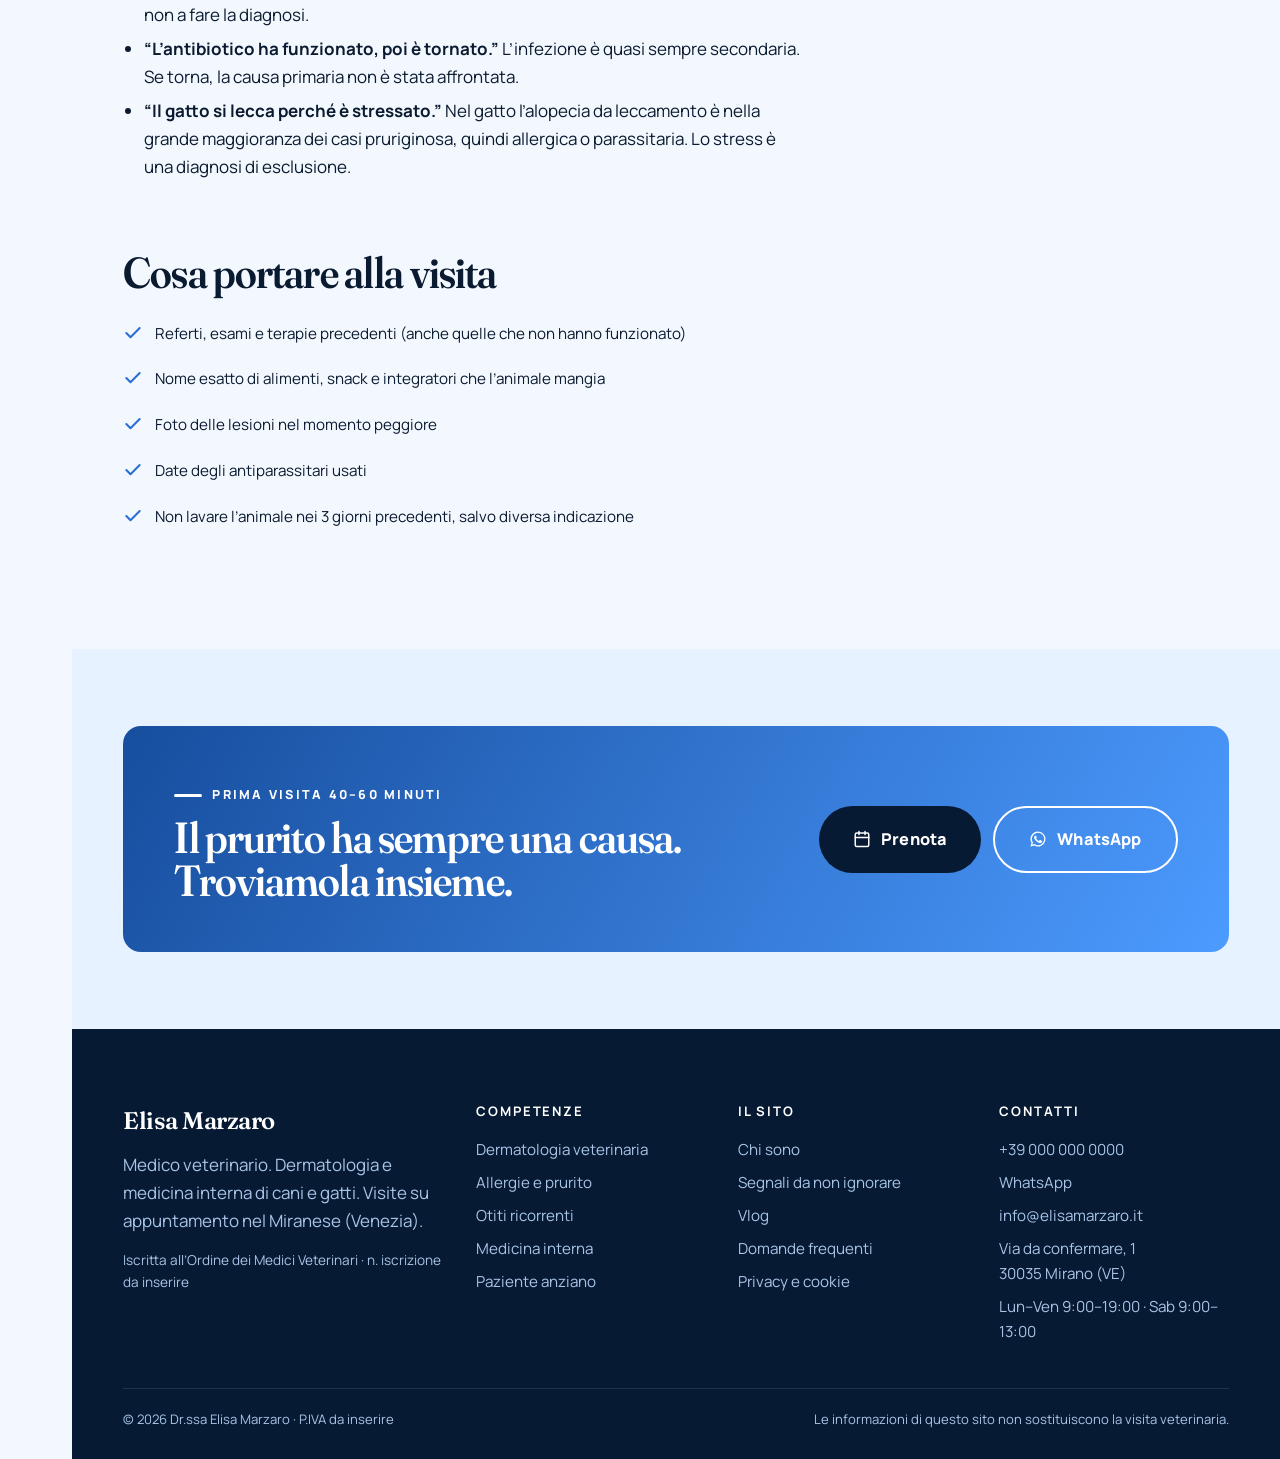
<file: dermatologia.html>
<!DOCTYPE html>
<html lang="it">
<head>
<meta charset="UTF-8">
<meta name="viewport" content="width=device-width, initial-scale=1, viewport-fit=cover">
<title>Dermatologia Veterinaria Cane e Gatto a Mirano (VE) · Dr.ssa Elisa Marzaro</title>
<meta name="description" content="Dermatologa veterinaria nel Miranese: prurito, dermatite atopica, allergia alimentare, otiti ricorrenti, piodermiti, Malassezia, alopecie e malattie autoimmuni di cani e gatti. Citologia in sede, dieta privativa, immunoterapia.">
<link rel="canonical" href="https://www.elisamarzaro.it/dermatologia.html">
<meta name="robots" content="index,follow,max-image-preview:large,max-snippet:-1">
<meta name="theme-color" content="#061A33">
<meta name="author" content="Dr.ssa Elisa Marzaro">
<meta property="og:locale" content="it_IT">
<meta property="og:type" content="website">
<meta property="og:site_name" content="Dr.ssa Elisa Marzaro · Medico Veterinario">
<meta property="og:title" content="Dermatologia Veterinaria Cane e Gatto a Mirano (VE) · Dr.ssa Elisa Marzaro">
<meta property="og:description" content="Dermatologa veterinaria nel Miranese: prurito, dermatite atopica, allergia alimentare, otiti ricorrenti, piodermiti, Malassezia, alopecie e malattie autoimmuni di cani e gatti. Citologia in sede, dieta privativa, immunoterapia.">
<meta property="og:url" content="https://www.elisamarzaro.it/dermatologia.html">
<meta property="og:image" content="https://www.elisamarzaro.it/assets/img/og.svg">
<meta name="twitter:card" content="summary_large_image">
<link rel="icon" href="assets/img/favicon.svg" type="image/svg+xml">
<link rel="apple-touch-icon" href="assets/img/favicon.svg">
<link rel="manifest" href="site.webmanifest">
<link rel="preconnect" href="https://fonts.googleapis.com">
<link rel="preconnect" href="https://fonts.gstatic.com" crossorigin>
<link href="https://fonts.googleapis.com/css2?family=Fraunces:ital,opsz,wght@0,9..144,500;0,9..144,600;1,9..144,500&family=Manrope:wght@500;600;700;800&display=swap" rel="stylesheet">
<link rel="stylesheet" href="assets/css/style.css">

<script type="application/ld+json">
{
  "@context": "https://schema.org",
  "@graph": [
    {
      "@type": ["VeterinaryCare","MedicalBusiness","LocalBusiness"],
      "@id": "https://www.elisamarzaro.it/#clinica",
      "name": "Dr.ssa Elisa Marzaro · Medico Veterinario",
      "alternateName": "Elisa Marzaro Veterinaria Dermatologia e Medicina Interna",
      "description": "Medico veterinario con competenze specialistiche in dermatologia e medicina interna di cani e gatti. Visite su appuntamento, diagnostica in sede, percorsi terapeutici personalizzati.",
      "url": "https://www.elisamarzaro.it/",
      "telephone": "+390000000000",
      "email": "info@elisamarzaro.it",
      "image": "https://www.elisamarzaro.it/assets/img/og.svg",
      "priceRange": "€€",
      "currenciesAccepted": "EUR",
      "paymentAccepted": "Contanti, Bancomat, Carta di credito",
      "address": {"@type":"PostalAddress","streetAddress":"Via da confermare, 1","addressLocality":"Mirano","addressRegion":"VE","postalCode":"30035","addressCountry":"IT"},
      "areaServed": ["Mirano","Miranese","Venezia","Padova","Treviso","Veneto"],
      "openingHoursSpecification": [
        {"@type":"OpeningHoursSpecification","dayOfWeek":["Monday","Tuesday","Wednesday","Thursday","Friday"],"opens":"09:00","closes":"19:00"},
        {"@type":"OpeningHoursSpecification","dayOfWeek":"Saturday","opens":"09:00","closes":"13:00"}
      ],
      "medicalSpecialty": ["Dermatology","InternalMedicine"],
      "availableService": [
        {"@type":"MedicalProcedure","name":"Visita dermatologica veterinaria"},
        {"@type":"MedicalProcedure","name":"Visita di medicina interna veterinaria"},
        {"@type":"MedicalTest","name":"Citologia cutanea e auricolare"},
        {"@type":"MedicalTest","name":"Esami ematologici e delle urine"},
        {"@type":"MedicalTest","name":"Ecografia addominale"},
        {"@type":"MedicalProcedure","name":"Dieta privativa per allergia alimentare"}
      ],
      "founder": {"@id": "https://www.elisamarzaro.it/#dottoressa"},
      "employee": {"@id": "https://www.elisamarzaro.it/#dottoressa"},
      "sameAs": ["https://www.linkedin.com/in/elisa-marzaro-38a641121/"]
    },
    {
      "@type": ["Person","Physician"],
      "@id": "https://www.elisamarzaro.it/#dottoressa",
      "name": "Elisa Marzaro",
      "honorificPrefix": "Dr.ssa",
      "jobTitle": "Medico Veterinario",
      "description": "Medico veterinario laureata all'Alma Mater Studiorum – Università di Bologna, con competenze in dermatologia, medicina interna e anestesia di cani e gatti. Esercita nel Veneto, area del Miranese.",
      "alumniOf": {"@type":"CollegeOrUniversity","name":"Alma Mater Studiorum – Università di Bologna"},
      "knowsAbout": ["Dermatologia veterinaria","Allergologia veterinaria","Otiti del cane e del gatto","Medicina interna veterinaria","Endocrinologia veterinaria","Nefrologia veterinaria","Gastroenterologia veterinaria","Anestesia veterinaria"],
      "worksFor": {"@id": "https://www.elisamarzaro.it/#clinica"},
      "url": "https://www.elisamarzaro.it/#chi-sono",
      "sameAs": ["https://www.linkedin.com/in/elisa-marzaro-38a641121/"]
    },
    {
      "@type": "WebSite",
      "@id": "https://www.elisamarzaro.it/#sito",
      "url": "https://www.elisamarzaro.it/",
      "name": "Dr.ssa Elisa Marzaro · Dermatologia e Medicina Interna Veterinaria",
      "inLanguage": "it-IT",
      "publisher": {"@id": "https://www.elisamarzaro.it/#clinica"}
    }
  ]
}
</script>
<script type="application/ld+json">{"@context": "https://schema.org", "@type": "BreadcrumbList", "itemListElement": [{"@type": "ListItem", "position": 1, "name": "Home", "item": "https://www.elisamarzaro.it/index.html"}, {"@type": "ListItem", "position": 2, "name": "Dermatologia veterinaria", "item": "https://www.elisamarzaro.it/dermatologia.html"}]}</script>
</head>

<body>
<a class="skip" href="#main">Vai al contenuto</a>
<aside class="rail" aria-label="Navigazione rapida">
  <a class="rail-logo" href="index.html" aria-label="Dr.ssa Elisa Marzaro – home">EM</a>
  <nav class="rail-nav"><a href="index.html#top" class="" aria-label="Home"><svg viewBox="0 0 24 24" fill="none" stroke="currentColor" stroke-width="2" stroke-linecap="round" stroke-linejoin="round" aria-hidden="true"><path d="m3 11 9-8 9 8v10a1 1 0 0 1-1 1h-5v-7H9v7H4a1 1 0 0 1-1-1z"/></svg><span class="tip">Home</span></a><a href="index.html#chi-sono" class="" aria-label="Chi sono"><svg viewBox="0 0 24 24" fill="none" stroke="currentColor" stroke-width="2" stroke-linecap="round" stroke-linejoin="round" aria-hidden="true"><circle cx="12" cy="8" r="4"/><path d="M4 21a8 8 0 0 1 16 0"/></svg><span class="tip">Chi sono</span></a><a href="dermatologia.html" class="active" aria-label="Dermatologia"><svg viewBox="0 0 24 24" fill="none" stroke="currentColor" stroke-width="2" stroke-linecap="round" stroke-linejoin="round" aria-hidden="true"><path d="M3 12c3-6 15-6 18 0M3 12c3 6 15 6 18 0"/><circle cx="12" cy="12" r="2.5"/><path d="M7 6.5 8 8M17 6.5 16 8"/></svg><span class="tip">Dermatologia</span></a><a href="medicina-interna.html" class="" aria-label="Medicina interna"><svg viewBox="0 0 24 24" fill="none" stroke="currentColor" stroke-width="2" stroke-linecap="round" stroke-linejoin="round" aria-hidden="true"><path d="M4.8 2.3A.3.3 0 1 0 5 2H4a2 2 0 0 0-2 2v5a6 6 0 0 0 6 6 6 6 0 0 0 6-6V4a2 2 0 0 0-2-2h-1a.2.2 0 1 0 .3.3"/><path d="M8 15v1a6 6 0 0 0 6 6 6 6 0 0 0 6-6v-4"/><circle cx="20" cy="10" r="2"/></svg><span class="tip">Medicina interna</span></a><a href="index.html#attenzione" class="" aria-label="Segnali da non ignorare"><svg viewBox="0 0 24 24" fill="none" stroke="currentColor" stroke-width="2" stroke-linecap="round" stroke-linejoin="round" aria-hidden="true"><path d="M10.3 3.9 1.8 18a2 2 0 0 0 1.7 3h17a2 2 0 0 0 1.7-3L13.7 3.9a2 2 0 0 0-3.4 0z"/><path d="M12 9v4M12 17h.01"/></svg><span class="tip">Segnali da non ignorare</span></a><a href="vlog.html" class="" aria-label="Vlog"><svg viewBox="0 0 24 24" fill="none" stroke="currentColor" stroke-width="2" stroke-linecap="round" stroke-linejoin="round" aria-hidden="true"><rect x="2" y="6" width="14" height="12" rx="2"/><path d="m16 10 6-3v10l-6-3z"/></svg><span class="tip">Vlog</span></a><a href="index.html#faq" class="" aria-label="Domande frequenti"><svg viewBox="0 0 24 24" fill="none" stroke="currentColor" stroke-width="2" stroke-linecap="round" stroke-linejoin="round" aria-hidden="true"><circle cx="12" cy="12" r="10"/><path d="M9.1 9a3 3 0 0 1 5.8 1c0 2-3 2.5-3 4M12 17h.01"/></svg><span class="tip">Domande frequenti</span></a><a href="index.html#contatti" class="" aria-label="Contatti"><svg viewBox="0 0 24 24" fill="none" stroke="currentColor" stroke-width="2" stroke-linecap="round" stroke-linejoin="round" aria-hidden="true"><path d="M20 10c0 6-8 12-8 12s-8-6-8-12a8 8 0 0 1 16 0z"/><circle cx="12" cy="10" r="3"/></svg><span class="tip">Contatti</span></a></nav>
  <a class="rail-cta" href="https://wa.me/390000000000?text=Buongiorno%20Dottoressa%2C%20vorrei%20prenotare%20una%20visita%20per%20il%20mio%20animale." target="_blank" rel="noopener" aria-label="Scrivi su WhatsApp"><svg viewBox="0 0 24 24" fill="currentColor" aria-hidden="true"><path d="M12 2a10 10 0 0 0-8.6 15.1L2 22l5-1.3A10 10 0 1 0 12 2zm0 18.2a8.2 8.2 0 0 1-4.2-1.2l-.3-.2-3 .8.8-2.9-.2-.3A8.2 8.2 0 1 1 12 20.2zm4.5-6.1c-.2-.1-1.5-.7-1.7-.8s-.4-.1-.6.1-.6.8-.8 1-.3.2-.5.1a6.7 6.7 0 0 1-3.3-2.9c-.3-.4.2-.4.7-1.3a.5.5 0 0 0 0-.5l-.8-1.8c-.2-.5-.4-.4-.6-.4h-.5a1 1 0 0 0-.7.3 3 3 0 0 0-.9 2.2 5.2 5.2 0 0 0 1.1 2.7 11.8 11.8 0 0 0 4.5 4c1.7.7 2.3.8 3.2.6a2.7 2.7 0 0 0 1.8-1.3 2.2 2.2 0 0 0 .2-1.3c-.1-.1-.3-.2-.5-.3z"/></svg></a>
</aside>
<header class="top on-dark-top">
  <a class="top-brand" href="index.html"><span class="mark">EM</span><span>Dr.ssa Elisa Marzaro<small>Dermatologia · Medicina interna</small></span></a>
  <nav class="top-links" aria-label="Menu principale">
    <a href="index.html#chi-sono">Chi sono</a>
    <a href="dermatologia.html">Dermatologia</a>
    <a href="medicina-interna.html">Medicina interna</a>
    <a href="vlog.html">Vlog</a>
    <a href="index.html#faq">FAQ</a>
    <a class="btn btn-primary btn-sm" href="index.html#contatti"><svg viewBox="0 0 24 24" fill="none" stroke="currentColor" stroke-width="2" stroke-linecap="round" stroke-linejoin="round" aria-hidden="true"><rect x="3" y="4" width="18" height="18" rx="2"/><path d="M16 2v4M8 2v4M3 10h18"/></svg> Prenota una visita</a>
  </nav>
  <button class="burger" data-open-menu aria-label="Apri il menu"><svg viewBox="0 0 24 24" fill="none" stroke="currentColor" stroke-width="2.4" stroke-linecap="round" aria-hidden="true"><path d="M4 7h16M4 12h16M4 17h10"/></svg></button>
</header>
<div class="sheet" aria-hidden="true">
  <div class="sheet-head"><span class="foot-brand">Elisa Marzaro</span><button class="sheet-close" data-close-menu aria-label="Chiudi il menu"><svg viewBox="0 0 24 24" fill="none" stroke="currentColor" stroke-width="2.4" stroke-linecap="round" aria-hidden="true"><path d="M6 6l12 12M18 6 6 18"/></svg></button></div>
  <nav class="sheet-nav" aria-label="Menu mobile">
    <a href="index.html#chi-sono">Chi sono <span>01</span></a>
    <a href="dermatologia.html">Dermatologia <span>02</span></a>
    <a href="medicina-interna.html">Medicina interna <span>03</span></a>
    <a href="index.html#attenzione">Segnali da non ignorare <span>04</span></a>
    <a href="vlog.html">Vlog <span>05</span></a>
    <a href="index.html#faq">Domande frequenti <span>06</span></a>
    <a href="index.html#contatti">Contatti <span>07</span></a>
  </nav>
  <div class="sheet-foot">
    <a class="btn btn-primary btn-lg" href="index.html#contatti"><svg viewBox="0 0 24 24" fill="none" stroke="currentColor" stroke-width="2" stroke-linecap="round" stroke-linejoin="round" aria-hidden="true"><rect x="3" y="4" width="18" height="18" rx="2"/><path d="M16 2v4M8 2v4M3 10h18"/></svg> Prenota una visita</a>
    <a class="btn btn-wa btn-lg" href="https://wa.me/390000000000?text=Buongiorno%20Dottoressa%2C%20vorrei%20prenotare%20una%20visita%20per%20il%20mio%20animale." target="_blank" rel="noopener"><svg viewBox="0 0 24 24" fill="currentColor" aria-hidden="true"><path d="M12 2a10 10 0 0 0-8.6 15.1L2 22l5-1.3A10 10 0 1 0 12 2zm0 18.2a8.2 8.2 0 0 1-4.2-1.2l-.3-.2-3 .8.8-2.9-.2-.3A8.2 8.2 0 1 1 12 20.2zm4.5-6.1c-.2-.1-1.5-.7-1.7-.8s-.4-.1-.6.1-.6.8-.8 1-.3.2-.5.1a6.7 6.7 0 0 1-3.3-2.9c-.3-.4.2-.4.7-1.3a.5.5 0 0 0 0-.5l-.8-1.8c-.2-.5-.4-.4-.6-.4h-.5a1 1 0 0 0-.7.3 3 3 0 0 0-.9 2.2 5.2 5.2 0 0 0 1.1 2.7 11.8 11.8 0 0 0 4.5 4c1.7.7 2.3.8 3.2.6a2.7 2.7 0 0 0 1.8-1.3 2.2 2.2 0 0 0 .2-1.3c-.1-.1-.3-.2-.5-.3z"/></svg> Scrivi su WhatsApp</a>
    <a class="btn btn-ghost btn-lg" style="color:#fff" href="tel:+390000000000"><svg viewBox="0 0 24 24" fill="none" stroke="currentColor" stroke-width="2" stroke-linecap="round" stroke-linejoin="round" aria-hidden="true"><path d="M22 16.9v3a2 2 0 0 1-2.2 2 19.8 19.8 0 0 1-8.6-3.1 19.5 19.5 0 0 1-6-6A19.8 19.8 0 0 1 2.1 4.2 2 2 0 0 1 4.1 2h3a2 2 0 0 1 2 1.7c.1.9.4 1.8.7 2.7a2 2 0 0 1-.5 2.1L8 9.8a16 16 0 0 0 6 6l1.3-1.3a2 2 0 0 1 2.1-.4c.9.3 1.8.6 2.7.7a2 2 0 0 1 1.7 2z"/></svg> +39 000 000 0000</a>
  </div>
</div>

<main id="main">
<section class="page-hero">
  <div class="hero-deco"></div>
  <div class="wrap">
    <nav class="crumbs" aria-label="Percorso"><a href="index.html">Home</a><span>/</span><span>Dermatologia veterinaria</span></nav>
    <span class="eyebrow" style="color:var(--azure-300)">Competenza 01</span>
    <h1 class="display h-xl" style="margin:14px 0 18px">Dermatologia veterinaria</h1>
    <p class="lead" style="max-width:60ch">La pelle è l’organo più grande e più visibile: ogni rossore, crosta o chiazza senza pelo è un messaggio. Il mio compito è leggerlo nell’ordine giusto, senza saltare passaggi, per arrivare a una terapia che funzioni e che duri.</p>
    <div class="hero-actions" style="margin-top:26px"><a class="btn btn-primary btn-lg" href="index.html#contatti"><svg viewBox="0 0 24 24" fill="none" stroke="currentColor" stroke-width="2" stroke-linecap="round" stroke-linejoin="round" aria-hidden="true"><rect x="3" y="4" width="18" height="18" rx="2"/><path d="M16 2v4M8 2v4M3 10h18"/></svg> Prenota una visita dermatologica</a><a class="btn btn-ghost btn-lg" style="color:#fff" href="https://wa.me/390000000000?text=Buongiorno%20Dottoressa%2C%20vorrei%20prenotare%20una%20visita%20per%20il%20mio%20animale." target="_blank" rel="noopener"><svg viewBox="0 0 24 24" fill="currentColor" aria-hidden="true"><path d="M12 2a10 10 0 0 0-8.6 15.1L2 22l5-1.3A10 10 0 1 0 12 2zm0 18.2a8.2 8.2 0 0 1-4.2-1.2l-.3-.2-3 .8.8-2.9-.2-.3A8.2 8.2 0 1 1 12 20.2zm4.5-6.1c-.2-.1-1.5-.7-1.7-.8s-.4-.1-.6.1-.6.8-.8 1-.3.2-.5.1a6.7 6.7 0 0 1-3.3-2.9c-.3-.4.2-.4.7-1.3a.5.5 0 0 0 0-.5l-.8-1.8c-.2-.5-.4-.4-.6-.4h-.5a1 1 0 0 0-.7.3 3 3 0 0 0-.9 2.2 5.2 5.2 0 0 0 1.1 2.7 11.8 11.8 0 0 0 4.5 4c1.7.7 2.3.8 3.2.6a2.7 2.7 0 0 0 1.8-1.3 2.2 2.2 0 0 0 .2-1.3c-.1-.1-.3-.2-.5-.3z"/></svg> Invia foto su WhatsApp</a></div>
  </div>
</section>

<section class="section bg-mist">
  <div class="wrap two-col">
    <article class="prose">
      <span class="eyebrow">Di cosa mi occupo</span>
      <h2 class="display h-m" style="margin-top:12px">Le malattie della pelle, del pelo e delle orecchie di cani e gatti</h2>
      <p class="lead">In dermatologia la maggior parte degli errori nasce dalla fretta: trattare il sintomo (il prurito, l’infezione) senza cercare la causa che lo mantiene. Per questo ogni visita segue un metodo preciso, in cui gli esami di base si eseguono subito, in ambulatorio.</p>

      <div class="grid-2" style="margin-top:34px;align-items:stretch">
        <div class="card" id="allergie"><span class="ico"><svg viewBox="0 0 24 24" fill="none" stroke="currentColor" stroke-width="2" stroke-linecap="round" stroke-linejoin="round" aria-hidden="true"><path d="M3 12c3-6 15-6 18 0M3 12c3 6 15 6 18 0"/><circle cx="12" cy="12" r="2.5"/><path d="M7 6.5 8 8M17 6.5 16 8"/></svg></span><h3>Prurito e allergie</h3><p>Dermatite atopica del cane e del gatto, allergia alimentare, dermatite allergica da pulci. Percorso diagnostico per esclusione, dieta privativa guidata con alimenti selezionati, immunoterapia allergene-specifica e terapie moderne per il controllo del prurito.</p></div>
        <div class="card" id="otiti"><span class="ico"><svg viewBox="0 0 24 24" fill="none" stroke="currentColor" stroke-width="2" stroke-linecap="round" stroke-linejoin="round" aria-hidden="true"><path d="M6 8.5a6 6 0 0 1 12 0c0 3-2 4-3 6-.7 1.5-.5 4-3 4.5"/><path d="M9.5 8.5a2.5 2.5 0 0 1 5 0c0 1.5-1 2-1.5 3"/></svg></span><h3>Otiti ricorrenti</h3><p>L’orecchio è pelle. Otoscopia, citologia del cerume e, quando serve, coltura con antibiogramma. Trattamento della causa primaria (allergia, corpi estranei, malattie endocrine) e istruzioni pratiche per la pulizia a casa.</p></div>
        <div class="card"><span class="ico"><svg viewBox="0 0 24 24" fill="none" stroke="currentColor" stroke-width="2" stroke-linecap="round" stroke-linejoin="round" aria-hidden="true"><path d="M6 18h8M3 22h18M14 22a7 7 0 1 0 0-14h-1M9 14h2M9 12a2 2 0 0 1-2-2V6h6v4a2 2 0 0 1-2 2zM12 6V3a1 1 0 0 0-1-1H9a1 1 0 0 0-1 1v3"/></svg></span><h3>Infezioni cutanee</h3><p>Piodermiti batteriche superficiali e profonde, dermatite da <em>Malassezia</em>, dermatofitosi (micosi). Identificazione al microscopio prima di prescrivere, per usare l’antibiotico giusto solo quando serve: un impegno anche contro le resistenze.</p></div>
        <div class="card"><span class="ico"><svg viewBox="0 0 24 24" fill="none" stroke="currentColor" stroke-width="2" stroke-linecap="round" stroke-linejoin="round" aria-hidden="true"><path d="M12 2.7s6.5 6.6 6.5 11.3a6.5 6.5 0 0 1-13 0C5.5 9.3 12 2.7 12 2.7z"/></svg></span><h3>Parassiti della pelle</h3><p>Rogna sarcoptica e demodettica, pulci, pidocchi, <em>Cheyletiella</em>. Raschiati cutanei, scotch test, tricogramma. Piani di prevenzione personalizzati in base allo stile di vita dell’animale.</p></div>
        <div class="card"><span class="ico"><svg viewBox="0 0 24 24" fill="currentColor" aria-hidden="true"><circle cx="12" cy="15" r="4.2"/><circle cx="6.5" cy="9.5" r="2.2"/><circle cx="10.2" cy="6.5" r="2.2"/><circle cx="13.8" cy="6.5" r="2.2"/><circle cx="17.5" cy="9.5" r="2.2"/></svg></span><h3>Alopecie e malattie del pelo</h3><p>Perdita di pelo simmetrica, alopecia X, alopecia stagionale del fianco, displasie follicolari. Spesso la pelle rivela una malattia endocrina (ipotiroidismo, Cushing): qui la dermatologia incontra la medicina interna.</p></div>
        <div class="card"><span class="ico"><svg viewBox="0 0 24 24" fill="none" stroke="currentColor" stroke-width="2" stroke-linecap="round" stroke-linejoin="round" aria-hidden="true"><path d="M12 22s8-4 8-10V5l-8-3-8 3v7c0 6 8 10 8 10z"/><path d="m9 12 2 2 4-4"/></svg></span><h3>Malattie autoimmuni e noduli</h3><p>Pemfigo, lupus cutaneo, vasculiti, reazioni avverse a farmaci. Biopsie cutanee con lettura istologica da patologi dermatologi. Valutazione citologica di noduli e masse cutanee.</p></div>
      </div>

      <h2 class="display h-m">Come si svolge la visita dermatologica</h2>
      <p>La prima visita dura 40–60 minuti. Comincio dalla storia clinica: quando è iniziato il problema, se ha una stagionalità, cosa mangia l’animale, quali terapie sono già state fatte e con quale risultato. Poi visito tutto l’animale, non solo la zona che “si vede”, perché la distribuzione delle lesioni è già metà della diagnosi.</p>
      <ul>
        <li><strong>Esami in sede durante la visita:</strong> citologia cutanea e auricolare, raschiati superficiali e profondi, tricogramma, lampada di Wood, otoscopia.</li>
        <li><strong>Esami di secondo livello:</strong> colture batteriche e fungine, biopsia cutanea, esami del sangue e test ormonali, test allergologici quando indicati per impostare l’immunoterapia.</li>
        <li><strong>Referto scritto e piano terapeutico</strong>, con le istruzioni per la casa e i tempi dei controlli.</li>
      </ul>

      <h2 class="display h-m">Punti di attenzione in dermatologia</h2>
      <p>Alcune convinzioni diffuse rallentano la diagnosi. Vale la pena chiarirle.</p>
      <ul>
        <li><strong>“Basta cambiare crocchette.”</strong> Una dieta privativa funziona solo se è rigorosa, dura almeno 8 settimane e usa una proteina mai mangiata prima o idrolisata. Cambiare marca non è un test.</li>
        <li><strong>“Il test allergologico dice a cosa è allergico.”</strong> I test sierologici e intradermici servono a scegliere l’immunoterapia in un animale già diagnosticato come atopico, non a fare la diagnosi.</li>
        <li><strong>“L’antibiotico ha funzionato, poi è tornato.”</strong> L’infezione è quasi sempre secondaria. Se torna, la causa primaria non è stata affrontata.</li>
        <li><strong>“Il gatto si lecca perché è stressato.”</strong> Nel gatto l’alopecia da leccamento è nella grande maggioranza dei casi pruriginosa, quindi allergica o parassitaria. Lo stress è una diagnosi di esclusione.</li>
      </ul>

      <h2 class="display h-m">Cosa portare alla visita</h2>
      <ul class="check" style="list-style:none;padding:0">
        <li><svg viewBox="0 0 24 24" fill="none" stroke="currentColor" stroke-width="2.5" stroke-linecap="round" stroke-linejoin="round" aria-hidden="true"><path d="M20 6 9 17l-5-5"/></svg>Referti, esami e terapie precedenti (anche quelle che non hanno funzionato)</li>
        <li><svg viewBox="0 0 24 24" fill="none" stroke="currentColor" stroke-width="2.5" stroke-linecap="round" stroke-linejoin="round" aria-hidden="true"><path d="M20 6 9 17l-5-5"/></svg>Nome esatto di alimenti, snack e integratori che l’animale mangia</li>
        <li><svg viewBox="0 0 24 24" fill="none" stroke="currentColor" stroke-width="2.5" stroke-linecap="round" stroke-linejoin="round" aria-hidden="true"><path d="M20 6 9 17l-5-5"/></svg>Foto delle lesioni nel momento peggiore</li>
        <li><svg viewBox="0 0 24 24" fill="none" stroke="currentColor" stroke-width="2.5" stroke-linecap="round" stroke-linejoin="round" aria-hidden="true"><path d="M20 6 9 17l-5-5"/></svg>Date degli antiparassitari usati</li>
        <li><svg viewBox="0 0 24 24" fill="none" stroke="currentColor" stroke-width="2.5" stroke-linecap="round" stroke-linejoin="round" aria-hidden="true"><path d="M20 6 9 17l-5-5"/></svg>Non lavare l’animale nei 3 giorni precedenti, salvo diversa indicazione</li>
      </ul>
    </article>
    <aside class="side">
      <div class="card card-dark">
        <h3>Prenota una visita dermatologica</h3>
        <p>Prurito, otiti o lesioni che non guariscono: prima si interviene, più semplice è la terapia.</p>
        <a class="btn btn-primary" style="margin-top:16px;width:100%" href="index.html#contatti"><svg viewBox="0 0 24 24" fill="none" stroke="currentColor" stroke-width="2" stroke-linecap="round" stroke-linejoin="round" aria-hidden="true"><rect x="3" y="4" width="18" height="18" rx="2"/><path d="M16 2v4M8 2v4M3 10h18"/></svg> Richiedi appuntamento</a>
        <a class="btn btn-wa" style="margin-top:10px;width:100%" href="https://wa.me/390000000000?text=Buongiorno%20Dottoressa%2C%20vorrei%20prenotare%20una%20visita%20per%20il%20mio%20animale." target="_blank" rel="noopener"><svg viewBox="0 0 24 24" fill="currentColor" aria-hidden="true"><path d="M12 2a10 10 0 0 0-8.6 15.1L2 22l5-1.3A10 10 0 1 0 12 2zm0 18.2a8.2 8.2 0 0 1-4.2-1.2l-.3-.2-3 .8.8-2.9-.2-.3A8.2 8.2 0 1 1 12 20.2zm4.5-6.1c-.2-.1-1.5-.7-1.7-.8s-.4-.1-.6.1-.6.8-.8 1-.3.2-.5.1a6.7 6.7 0 0 1-3.3-2.9c-.3-.4.2-.4.7-1.3a.5.5 0 0 0 0-.5l-.8-1.8c-.2-.5-.4-.4-.6-.4h-.5a1 1 0 0 0-.7.3 3 3 0 0 0-.9 2.2 5.2 5.2 0 0 0 1.1 2.7 11.8 11.8 0 0 0 4.5 4c1.7.7 2.3.8 3.2.6a2.7 2.7 0 0 0 1.8-1.3 2.2 2.2 0 0 0 .2-1.3c-.1-.1-.3-.2-.5-.3z"/></svg> WhatsApp</a>
        <a class="btn btn-ghost" style="margin-top:10px;width:100%;color:#fff" href="tel:+390000000000"><svg viewBox="0 0 24 24" fill="none" stroke="currentColor" stroke-width="2" stroke-linecap="round" stroke-linejoin="round" aria-hidden="true"><path d="M22 16.9v3a2 2 0 0 1-2.2 2 19.8 19.8 0 0 1-8.6-3.1 19.5 19.5 0 0 1-6-6A19.8 19.8 0 0 1 2.1 4.2 2 2 0 0 1 4.1 2h3a2 2 0 0 1 2 1.7c.1.9.4 1.8.7 2.7a2 2 0 0 1-.5 2.1L8 9.8a16 16 0 0 0 6 6l1.3-1.3a2 2 0 0 1 2.1-.4c.9.3 1.8.6 2.7.7a2 2 0 0 1 1.7 2z"/></svg> +39 000 000 0000</a>
      </div>
      <div class="card">
        <h3>Vedi anche</h3>
        <ul class="check" style="margin-top:8px">
          <li><svg viewBox="0 0 24 24" fill="none" stroke="currentColor" stroke-width="2.4" stroke-linecap="round" stroke-linejoin="round" aria-hidden="true"><path d="M5 12h14M13 6l6 6-6 6"/></svg><a href="medicina-interna.html">Medicina interna</a></li>
          <li><svg viewBox="0 0 24 24" fill="none" stroke="currentColor" stroke-width="2.4" stroke-linecap="round" stroke-linejoin="round" aria-hidden="true"><path d="M5 12h14M13 6l6 6-6 6"/></svg><a href="index.html#attenzione">Segnali da non ignorare</a></li>
          <li><svg viewBox="0 0 24 24" fill="none" stroke="currentColor" stroke-width="2.4" stroke-linecap="round" stroke-linejoin="round" aria-hidden="true"><path d="M5 12h14M13 6l6 6-6 6"/></svg><a href="vlog.html#vlog-ep1">Vlog: prurito nel cane</a></li>
          <li><svg viewBox="0 0 24 24" fill="none" stroke="currentColor" stroke-width="2.4" stroke-linecap="round" stroke-linejoin="round" aria-hidden="true"><path d="M5 12h14M13 6l6 6-6 6"/></svg><a href="vlog.html#vlog-ep2">Vlog: otite ricorrente</a></li>
        </ul>
      </div>
    </aside>
  </div>
</section>

<section class="section-tight bg-ice">
  <div class="wrap">
    <div class="cta-band reveal">
      <div><span class="eyebrow" style="color:#fff">Prima visita 40–60 minuti</span><h2 class="display h-m" style="margin-top:10px">Il prurito ha sempre una causa. Troviamola insieme.</h2></div>
      <div class="actions"><a class="btn btn-dark btn-lg" href="index.html#contatti"><svg viewBox="0 0 24 24" fill="none" stroke="currentColor" stroke-width="2" stroke-linecap="round" stroke-linejoin="round" aria-hidden="true"><rect x="3" y="4" width="18" height="18" rx="2"/><path d="M16 2v4M8 2v4M3 10h18"/></svg> Prenota</a><a class="btn btn-ghost btn-lg" style="color:#fff" href="https://wa.me/390000000000?text=Buongiorno%20Dottoressa%2C%20vorrei%20prenotare%20una%20visita%20per%20il%20mio%20animale." target="_blank" rel="noopener"><svg viewBox="0 0 24 24" fill="currentColor" aria-hidden="true"><path d="M12 2a10 10 0 0 0-8.6 15.1L2 22l5-1.3A10 10 0 1 0 12 2zm0 18.2a8.2 8.2 0 0 1-4.2-1.2l-.3-.2-3 .8.8-2.9-.2-.3A8.2 8.2 0 1 1 12 20.2zm4.5-6.1c-.2-.1-1.5-.7-1.7-.8s-.4-.1-.6.1-.6.8-.8 1-.3.2-.5.1a6.7 6.7 0 0 1-3.3-2.9c-.3-.4.2-.4.7-1.3a.5.5 0 0 0 0-.5l-.8-1.8c-.2-.5-.4-.4-.6-.4h-.5a1 1 0 0 0-.7.3 3 3 0 0 0-.9 2.2 5.2 5.2 0 0 0 1.1 2.7 11.8 11.8 0 0 0 4.5 4c1.7.7 2.3.8 3.2.6a2.7 2.7 0 0 0 1.8-1.3 2.2 2.2 0 0 0 .2-1.3c-.1-.1-.3-.2-.5-.3z"/></svg> WhatsApp</a></div>
    </div>
  </div>
</section>
</main>
<footer class="foot">
  <div class="wrap">
    <div class="foot-grid">
      <div>
        <div class="foot-brand">Elisa Marzaro</div>
        <p style="margin-top:10px;max-width:40ch">Medico veterinario. Dermatologia e medicina interna di cani e gatti. Visite su appuntamento nel Miranese (Venezia).</p>
        <p style="margin-top:14px;font-size:.85rem">Iscritta all’Ordine dei Medici Veterinari · n. iscrizione da inserire</p>
      </div>
      <div>
        <h4>Competenze</h4>
        <ul>
          <li><a href="dermatologia.html">Dermatologia veterinaria</a></li>
          <li><a href="dermatologia.html#allergie">Allergie e prurito</a></li>
          <li><a href="dermatologia.html#otiti">Otiti ricorrenti</a></li>
          <li><a href="medicina-interna.html">Medicina interna</a></li>
          <li><a href="medicina-interna.html#senior">Paziente anziano</a></li>
        </ul>
      </div>
      <div>
        <h4>Il sito</h4>
        <ul>
          <li><a href="index.html#chi-sono">Chi sono</a></li>
          <li><a href="index.html#attenzione">Segnali da non ignorare</a></li>
          <li><a href="vlog.html">Vlog</a></li>
          <li><a href="index.html#faq">Domande frequenti</a></li>
          <li><a href="privacy.html">Privacy e cookie</a></li>
        </ul>
      </div>
      <div>
        <h4>Contatti</h4>
        <ul>
          <li><a href="tel:+390000000000">+39 000 000 0000</a></li>
          <li><a href="https://wa.me/390000000000?text=Buongiorno%20Dottoressa%2C%20vorrei%20prenotare%20una%20visita%20per%20il%20mio%20animale." target="_blank" rel="noopener">WhatsApp</a></li>
          <li><a href="mailto:info@elisamarzaro.it">info@elisamarzaro.it</a></li>
          <li>Via da confermare, 1<br>30035 Mirano (VE)</li>
          <li>Lun–Ven 9:00–19:00 · Sab 9:00–13:00</li>
        </ul>
      </div>
    </div>
    <div class="foot-bottom">
      <span>© 2026 Dr.ssa Elisa Marzaro · P.IVA da inserire</span>
      <span>Le informazioni di questo sito non sostituiscono la visita veterinaria.</span>
    </div>
  </div>
</footer>
<nav class="sticky-cta" aria-label="Contatti rapidi">
  <a href="tel:+390000000000"><svg viewBox="0 0 24 24" fill="none" stroke="currentColor" stroke-width="2" stroke-linecap="round" stroke-linejoin="round" aria-hidden="true"><path d="M22 16.9v3a2 2 0 0 1-2.2 2 19.8 19.8 0 0 1-8.6-3.1 19.5 19.5 0 0 1-6-6A19.8 19.8 0 0 1 2.1 4.2 2 2 0 0 1 4.1 2h3a2 2 0 0 1 2 1.7c.1.9.4 1.8.7 2.7a2 2 0 0 1-.5 2.1L8 9.8a16 16 0 0 0 6 6l1.3-1.3a2 2 0 0 1 2.1-.4c.9.3 1.8.6 2.7.7a2 2 0 0 1 1.7 2z"/></svg> Chiama</a>
  <a class="wa" href="https://wa.me/390000000000?text=Buongiorno%20Dottoressa%2C%20vorrei%20prenotare%20una%20visita%20per%20il%20mio%20animale." target="_blank" rel="noopener"><svg viewBox="0 0 24 24" fill="currentColor" aria-hidden="true"><path d="M12 2a10 10 0 0 0-8.6 15.1L2 22l5-1.3A10 10 0 1 0 12 2zm0 18.2a8.2 8.2 0 0 1-4.2-1.2l-.3-.2-3 .8.8-2.9-.2-.3A8.2 8.2 0 1 1 12 20.2zm4.5-6.1c-.2-.1-1.5-.7-1.7-.8s-.4-.1-.6.1-.6.8-.8 1-.3.2-.5.1a6.7 6.7 0 0 1-3.3-2.9c-.3-.4.2-.4.7-1.3a.5.5 0 0 0 0-.5l-.8-1.8c-.2-.5-.4-.4-.6-.4h-.5a1 1 0 0 0-.7.3 3 3 0 0 0-.9 2.2 5.2 5.2 0 0 0 1.1 2.7 11.8 11.8 0 0 0 4.5 4c1.7.7 2.3.8 3.2.6a2.7 2.7 0 0 0 1.8-1.3 2.2 2.2 0 0 0 .2-1.3c-.1-.1-.3-.2-.5-.3z"/></svg> WhatsApp</a>
  <a class="primary" href="index.html#contatti"><svg viewBox="0 0 24 24" fill="none" stroke="currentColor" stroke-width="2" stroke-linecap="round" stroke-linejoin="round" aria-hidden="true"><rect x="3" y="4" width="18" height="18" rx="2"/><path d="M16 2v4M8 2v4M3 10h18"/></svg> Prenota</a>
</nav>
<a class="wa-float" href="https://wa.me/390000000000?text=Buongiorno%20Dottoressa%2C%20vorrei%20prenotare%20una%20visita%20per%20il%20mio%20animale." target="_blank" rel="noopener" aria-label="Scrivi su WhatsApp"><svg viewBox="0 0 24 24" fill="currentColor" aria-hidden="true"><path d="M12 2a10 10 0 0 0-8.6 15.1L2 22l5-1.3A10 10 0 1 0 12 2zm0 18.2a8.2 8.2 0 0 1-4.2-1.2l-.3-.2-3 .8.8-2.9-.2-.3A8.2 8.2 0 1 1 12 20.2zm4.5-6.1c-.2-.1-1.5-.7-1.7-.8s-.4-.1-.6.1-.6.8-.8 1-.3.2-.5.1a6.7 6.7 0 0 1-3.3-2.9c-.3-.4.2-.4.7-1.3a.5.5 0 0 0 0-.5l-.8-1.8c-.2-.5-.4-.4-.6-.4h-.5a1 1 0 0 0-.7.3 3 3 0 0 0-.9 2.2 5.2 5.2 0 0 0 1.1 2.7 11.8 11.8 0 0 0 4.5 4c1.7.7 2.3.8 3.2.6a2.7 2.7 0 0 0 1.8-1.3 2.2 2.2 0 0 0 .2-1.3c-.1-.1-.3-.2-.5-.3z"/></svg></a>

<div class="player" role="dialog" aria-modal="true" aria-label="Riproduzione episodio vlog">
  <div class="player-box">
    <div class="player-bar"><i></i></div>
    <div class="player-dots" aria-hidden="true"></div>
    <div class="player-ctrl">
      <button data-prev aria-label="Foto precedente"><svg viewBox="0 0 24 24" fill="none" stroke="currentColor" stroke-width="2.4" stroke-linecap="round" stroke-linejoin="round" aria-hidden="true"><path d="m15 6-6 6 6 6"/></svg></button>
      <button data-next aria-label="Foto successiva"><svg viewBox="0 0 24 24" fill="none" stroke="currentColor" stroke-width="2.4" stroke-linecap="round" stroke-linejoin="round" aria-hidden="true"><path d="m9 6 6 6-6 6"/></svg></button>
      <button data-close-player aria-label="Chiudi"><svg viewBox="0 0 24 24" fill="none" stroke="currentColor" stroke-width="2.4" stroke-linecap="round" aria-hidden="true"><path d="M6 6l12 12M18 6 6 18"/></svg></button>
    </div>
    <div class="player-stage"></div>
    <div class="player-cap"></div>
  </div>
</div>
<script src="assets/js/vlog-data.js" defer></script>
<script src="assets/js/main.js" defer></script>
</body>
</html>
</file>
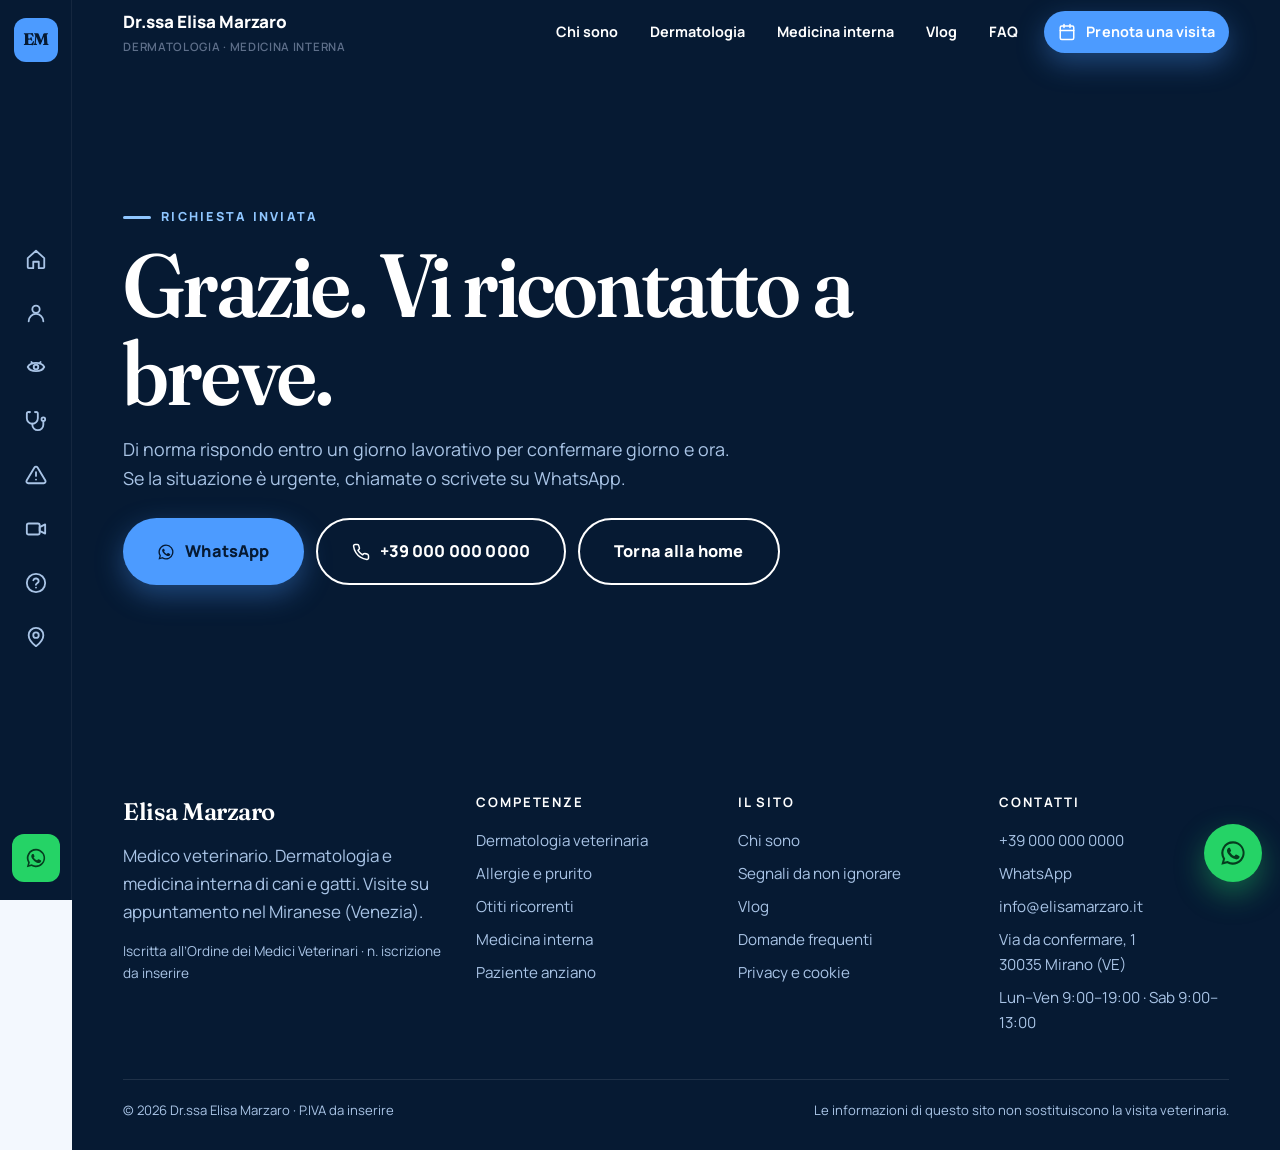
<file: grazie.html>
<!DOCTYPE html>
<html lang="it">
<head>
<meta charset="UTF-8">
<meta name="viewport" content="width=device-width, initial-scale=1, viewport-fit=cover">
<title>Richiesta inviata · Dr.ssa Elisa Marzaro</title>
<meta name="description" content="Grazie: la richiesta di appuntamento è stata ricevuta.">
<link rel="canonical" href="https://www.elisamarzaro.it/grazie.html">
<meta name="robots" content="index,follow,max-image-preview:large,max-snippet:-1">
<meta name="theme-color" content="#061A33">
<meta name="author" content="Dr.ssa Elisa Marzaro">
<meta property="og:locale" content="it_IT">
<meta property="og:type" content="website">
<meta property="og:site_name" content="Dr.ssa Elisa Marzaro · Medico Veterinario">
<meta property="og:title" content="Richiesta inviata · Dr.ssa Elisa Marzaro">
<meta property="og:description" content="Grazie: la richiesta di appuntamento è stata ricevuta.">
<meta property="og:url" content="https://www.elisamarzaro.it/grazie.html">
<meta property="og:image" content="https://www.elisamarzaro.it/assets/img/og.svg">
<meta name="twitter:card" content="summary_large_image">
<link rel="icon" href="assets/img/favicon.svg" type="image/svg+xml">
<link rel="apple-touch-icon" href="assets/img/favicon.svg">
<link rel="manifest" href="site.webmanifest">
<link rel="preconnect" href="https://fonts.googleapis.com">
<link rel="preconnect" href="https://fonts.gstatic.com" crossorigin>
<link href="https://fonts.googleapis.com/css2?family=Fraunces:ital,opsz,wght@0,9..144,500;0,9..144,600;1,9..144,500&family=Manrope:wght@500;600;700;800&display=swap" rel="stylesheet">
<link rel="stylesheet" href="assets/css/style.css">
<meta name="robots" content="noindex,nofollow">
<script type="application/ld+json">
{
  "@context": "https://schema.org",
  "@graph": [
    {
      "@type": ["VeterinaryCare","MedicalBusiness","LocalBusiness"],
      "@id": "https://www.elisamarzaro.it/#clinica",
      "name": "Dr.ssa Elisa Marzaro · Medico Veterinario",
      "alternateName": "Elisa Marzaro Veterinaria Dermatologia e Medicina Interna",
      "description": "Medico veterinario con competenze specialistiche in dermatologia e medicina interna di cani e gatti. Visite su appuntamento, diagnostica in sede, percorsi terapeutici personalizzati.",
      "url": "https://www.elisamarzaro.it/",
      "telephone": "+390000000000",
      "email": "info@elisamarzaro.it",
      "image": "https://www.elisamarzaro.it/assets/img/og.svg",
      "priceRange": "€€",
      "currenciesAccepted": "EUR",
      "paymentAccepted": "Contanti, Bancomat, Carta di credito",
      "address": {"@type":"PostalAddress","streetAddress":"Via da confermare, 1","addressLocality":"Mirano","addressRegion":"VE","postalCode":"30035","addressCountry":"IT"},
      "areaServed": ["Mirano","Miranese","Venezia","Padova","Treviso","Veneto"],
      "openingHoursSpecification": [
        {"@type":"OpeningHoursSpecification","dayOfWeek":["Monday","Tuesday","Wednesday","Thursday","Friday"],"opens":"09:00","closes":"19:00"},
        {"@type":"OpeningHoursSpecification","dayOfWeek":"Saturday","opens":"09:00","closes":"13:00"}
      ],
      "medicalSpecialty": ["Dermatology","InternalMedicine"],
      "availableService": [
        {"@type":"MedicalProcedure","name":"Visita dermatologica veterinaria"},
        {"@type":"MedicalProcedure","name":"Visita di medicina interna veterinaria"},
        {"@type":"MedicalTest","name":"Citologia cutanea e auricolare"},
        {"@type":"MedicalTest","name":"Esami ematologici e delle urine"},
        {"@type":"MedicalTest","name":"Ecografia addominale"},
        {"@type":"MedicalProcedure","name":"Dieta privativa per allergia alimentare"}
      ],
      "founder": {"@id": "https://www.elisamarzaro.it/#dottoressa"},
      "employee": {"@id": "https://www.elisamarzaro.it/#dottoressa"},
      "sameAs": ["https://www.linkedin.com/in/elisa-marzaro-38a641121/"]
    },
    {
      "@type": ["Person","Physician"],
      "@id": "https://www.elisamarzaro.it/#dottoressa",
      "name": "Elisa Marzaro",
      "honorificPrefix": "Dr.ssa",
      "jobTitle": "Medico Veterinario",
      "description": "Medico veterinario laureata all'Alma Mater Studiorum – Università di Bologna, con competenze in dermatologia, medicina interna e anestesia di cani e gatti. Esercita nel Veneto, area del Miranese.",
      "alumniOf": {"@type":"CollegeOrUniversity","name":"Alma Mater Studiorum – Università di Bologna"},
      "knowsAbout": ["Dermatologia veterinaria","Allergologia veterinaria","Otiti del cane e del gatto","Medicina interna veterinaria","Endocrinologia veterinaria","Nefrologia veterinaria","Gastroenterologia veterinaria","Anestesia veterinaria"],
      "worksFor": {"@id": "https://www.elisamarzaro.it/#clinica"},
      "url": "https://www.elisamarzaro.it/#chi-sono",
      "sameAs": ["https://www.linkedin.com/in/elisa-marzaro-38a641121/"]
    },
    {
      "@type": "WebSite",
      "@id": "https://www.elisamarzaro.it/#sito",
      "url": "https://www.elisamarzaro.it/",
      "name": "Dr.ssa Elisa Marzaro · Dermatologia e Medicina Interna Veterinaria",
      "inLanguage": "it-IT",
      "publisher": {"@id": "https://www.elisamarzaro.it/#clinica"}
    }
  ]
}
</script>

</head>

<body>
<aside class="rail" aria-label="Navigazione rapida">
  <a class="rail-logo" href="index.html" aria-label="Dr.ssa Elisa Marzaro – home">EM</a>
  <nav class="rail-nav"><a href="index.html#top" class="" aria-label="Home"><svg viewBox="0 0 24 24" fill="none" stroke="currentColor" stroke-width="2" stroke-linecap="round" stroke-linejoin="round" aria-hidden="true"><path d="m3 11 9-8 9 8v10a1 1 0 0 1-1 1h-5v-7H9v7H4a1 1 0 0 1-1-1z"/></svg><span class="tip">Home</span></a><a href="index.html#chi-sono" class="" aria-label="Chi sono"><svg viewBox="0 0 24 24" fill="none" stroke="currentColor" stroke-width="2" stroke-linecap="round" stroke-linejoin="round" aria-hidden="true"><circle cx="12" cy="8" r="4"/><path d="M4 21a8 8 0 0 1 16 0"/></svg><span class="tip">Chi sono</span></a><a href="dermatologia.html" class="" aria-label="Dermatologia"><svg viewBox="0 0 24 24" fill="none" stroke="currentColor" stroke-width="2" stroke-linecap="round" stroke-linejoin="round" aria-hidden="true"><path d="M3 12c3-6 15-6 18 0M3 12c3 6 15 6 18 0"/><circle cx="12" cy="12" r="2.5"/><path d="M7 6.5 8 8M17 6.5 16 8"/></svg><span class="tip">Dermatologia</span></a><a href="medicina-interna.html" class="" aria-label="Medicina interna"><svg viewBox="0 0 24 24" fill="none" stroke="currentColor" stroke-width="2" stroke-linecap="round" stroke-linejoin="round" aria-hidden="true"><path d="M4.8 2.3A.3.3 0 1 0 5 2H4a2 2 0 0 0-2 2v5a6 6 0 0 0 6 6 6 6 0 0 0 6-6V4a2 2 0 0 0-2-2h-1a.2.2 0 1 0 .3.3"/><path d="M8 15v1a6 6 0 0 0 6 6 6 6 0 0 0 6-6v-4"/><circle cx="20" cy="10" r="2"/></svg><span class="tip">Medicina interna</span></a><a href="index.html#attenzione" class="" aria-label="Segnali da non ignorare"><svg viewBox="0 0 24 24" fill="none" stroke="currentColor" stroke-width="2" stroke-linecap="round" stroke-linejoin="round" aria-hidden="true"><path d="M10.3 3.9 1.8 18a2 2 0 0 0 1.7 3h17a2 2 0 0 0 1.7-3L13.7 3.9a2 2 0 0 0-3.4 0z"/><path d="M12 9v4M12 17h.01"/></svg><span class="tip">Segnali da non ignorare</span></a><a href="vlog.html" class="" aria-label="Vlog"><svg viewBox="0 0 24 24" fill="none" stroke="currentColor" stroke-width="2" stroke-linecap="round" stroke-linejoin="round" aria-hidden="true"><rect x="2" y="6" width="14" height="12" rx="2"/><path d="m16 10 6-3v10l-6-3z"/></svg><span class="tip">Vlog</span></a><a href="index.html#faq" class="" aria-label="Domande frequenti"><svg viewBox="0 0 24 24" fill="none" stroke="currentColor" stroke-width="2" stroke-linecap="round" stroke-linejoin="round" aria-hidden="true"><circle cx="12" cy="12" r="10"/><path d="M9.1 9a3 3 0 0 1 5.8 1c0 2-3 2.5-3 4M12 17h.01"/></svg><span class="tip">Domande frequenti</span></a><a href="index.html#contatti" class="" aria-label="Contatti"><svg viewBox="0 0 24 24" fill="none" stroke="currentColor" stroke-width="2" stroke-linecap="round" stroke-linejoin="round" aria-hidden="true"><path d="M20 10c0 6-8 12-8 12s-8-6-8-12a8 8 0 0 1 16 0z"/><circle cx="12" cy="10" r="3"/></svg><span class="tip">Contatti</span></a></nav>
  <a class="rail-cta" href="https://wa.me/390000000000?text=Buongiorno%20Dottoressa%2C%20vorrei%20prenotare%20una%20visita%20per%20il%20mio%20animale." target="_blank" rel="noopener" aria-label="Scrivi su WhatsApp"><svg viewBox="0 0 24 24" fill="currentColor" aria-hidden="true"><path d="M12 2a10 10 0 0 0-8.6 15.1L2 22l5-1.3A10 10 0 1 0 12 2zm0 18.2a8.2 8.2 0 0 1-4.2-1.2l-.3-.2-3 .8.8-2.9-.2-.3A8.2 8.2 0 1 1 12 20.2zm4.5-6.1c-.2-.1-1.5-.7-1.7-.8s-.4-.1-.6.1-.6.8-.8 1-.3.2-.5.1a6.7 6.7 0 0 1-3.3-2.9c-.3-.4.2-.4.7-1.3a.5.5 0 0 0 0-.5l-.8-1.8c-.2-.5-.4-.4-.6-.4h-.5a1 1 0 0 0-.7.3 3 3 0 0 0-.9 2.2 5.2 5.2 0 0 0 1.1 2.7 11.8 11.8 0 0 0 4.5 4c1.7.7 2.3.8 3.2.6a2.7 2.7 0 0 0 1.8-1.3 2.2 2.2 0 0 0 .2-1.3c-.1-.1-.3-.2-.5-.3z"/></svg></a>
</aside>
<header class="top on-dark-top">
  <a class="top-brand" href="index.html"><span class="mark">EM</span><span>Dr.ssa Elisa Marzaro<small>Dermatologia · Medicina interna</small></span></a>
  <nav class="top-links" aria-label="Menu principale">
    <a href="index.html#chi-sono">Chi sono</a>
    <a href="dermatologia.html">Dermatologia</a>
    <a href="medicina-interna.html">Medicina interna</a>
    <a href="vlog.html">Vlog</a>
    <a href="index.html#faq">FAQ</a>
    <a class="btn btn-primary btn-sm" href="index.html#contatti"><svg viewBox="0 0 24 24" fill="none" stroke="currentColor" stroke-width="2" stroke-linecap="round" stroke-linejoin="round" aria-hidden="true"><rect x="3" y="4" width="18" height="18" rx="2"/><path d="M16 2v4M8 2v4M3 10h18"/></svg> Prenota una visita</a>
  </nav>
  <button class="burger" data-open-menu aria-label="Apri il menu"><svg viewBox="0 0 24 24" fill="none" stroke="currentColor" stroke-width="2.4" stroke-linecap="round" aria-hidden="true"><path d="M4 7h16M4 12h16M4 17h10"/></svg></button>
</header>
<div class="sheet" aria-hidden="true">
  <div class="sheet-head"><span class="foot-brand">Elisa Marzaro</span><button class="sheet-close" data-close-menu aria-label="Chiudi il menu"><svg viewBox="0 0 24 24" fill="none" stroke="currentColor" stroke-width="2.4" stroke-linecap="round" aria-hidden="true"><path d="M6 6l12 12M18 6 6 18"/></svg></button></div>
  <nav class="sheet-nav" aria-label="Menu mobile">
    <a href="index.html#chi-sono">Chi sono <span>01</span></a>
    <a href="dermatologia.html">Dermatologia <span>02</span></a>
    <a href="medicina-interna.html">Medicina interna <span>03</span></a>
    <a href="index.html#attenzione">Segnali da non ignorare <span>04</span></a>
    <a href="vlog.html">Vlog <span>05</span></a>
    <a href="index.html#faq">Domande frequenti <span>06</span></a>
    <a href="index.html#contatti">Contatti <span>07</span></a>
  </nav>
  <div class="sheet-foot">
    <a class="btn btn-primary btn-lg" href="index.html#contatti"><svg viewBox="0 0 24 24" fill="none" stroke="currentColor" stroke-width="2" stroke-linecap="round" stroke-linejoin="round" aria-hidden="true"><rect x="3" y="4" width="18" height="18" rx="2"/><path d="M16 2v4M8 2v4M3 10h18"/></svg> Prenota una visita</a>
    <a class="btn btn-wa btn-lg" href="https://wa.me/390000000000?text=Buongiorno%20Dottoressa%2C%20vorrei%20prenotare%20una%20visita%20per%20il%20mio%20animale." target="_blank" rel="noopener"><svg viewBox="0 0 24 24" fill="currentColor" aria-hidden="true"><path d="M12 2a10 10 0 0 0-8.6 15.1L2 22l5-1.3A10 10 0 1 0 12 2zm0 18.2a8.2 8.2 0 0 1-4.2-1.2l-.3-.2-3 .8.8-2.9-.2-.3A8.2 8.2 0 1 1 12 20.2zm4.5-6.1c-.2-.1-1.5-.7-1.7-.8s-.4-.1-.6.1-.6.8-.8 1-.3.2-.5.1a6.7 6.7 0 0 1-3.3-2.9c-.3-.4.2-.4.7-1.3a.5.5 0 0 0 0-.5l-.8-1.8c-.2-.5-.4-.4-.6-.4h-.5a1 1 0 0 0-.7.3 3 3 0 0 0-.9 2.2 5.2 5.2 0 0 0 1.1 2.7 11.8 11.8 0 0 0 4.5 4c1.7.7 2.3.8 3.2.6a2.7 2.7 0 0 0 1.8-1.3 2.2 2.2 0 0 0 .2-1.3c-.1-.1-.3-.2-.5-.3z"/></svg> Scrivi su WhatsApp</a>
    <a class="btn btn-ghost btn-lg" style="color:#fff" href="tel:+390000000000"><svg viewBox="0 0 24 24" fill="none" stroke="currentColor" stroke-width="2" stroke-linecap="round" stroke-linejoin="round" aria-hidden="true"><path d="M22 16.9v3a2 2 0 0 1-2.2 2 19.8 19.8 0 0 1-8.6-3.1 19.5 19.5 0 0 1-6-6A19.8 19.8 0 0 1 2.1 4.2 2 2 0 0 1 4.1 2h3a2 2 0 0 1 2 1.7c.1.9.4 1.8.7 2.7a2 2 0 0 1-.5 2.1L8 9.8a16 16 0 0 0 6 6l1.3-1.3a2 2 0 0 1 2.1-.4c.9.3 1.8.6 2.7.7a2 2 0 0 1 1.7 2z"/></svg> +39 000 000 0000</a>
  </div>
</div>

<main id="main">
<section class="page-hero" style="min-height:80svh;display:flex;align-items:center"><div class="wrap">
  <span class="eyebrow" style="color:var(--azure-300)">Richiesta inviata</span>
  <h1 class="display h-xl" style="margin:14px 0 18px">Grazie. Vi ricontatto a breve.</h1>
  <p class="lead" style="max-width:56ch">Di norma rispondo entro un giorno lavorativo per confermare giorno e ora. Se la situazione è urgente, chiamate o scrivete su WhatsApp.</p>
  <div class="hero-actions" style="margin-top:26px"><a class="btn btn-primary btn-lg" href="https://wa.me/390000000000?text=Buongiorno%20Dottoressa%2C%20vorrei%20prenotare%20una%20visita%20per%20il%20mio%20animale." target="_blank" rel="noopener"><svg viewBox="0 0 24 24" fill="currentColor" aria-hidden="true"><path d="M12 2a10 10 0 0 0-8.6 15.1L2 22l5-1.3A10 10 0 1 0 12 2zm0 18.2a8.2 8.2 0 0 1-4.2-1.2l-.3-.2-3 .8.8-2.9-.2-.3A8.2 8.2 0 1 1 12 20.2zm4.5-6.1c-.2-.1-1.5-.7-1.7-.8s-.4-.1-.6.1-.6.8-.8 1-.3.2-.5.1a6.7 6.7 0 0 1-3.3-2.9c-.3-.4.2-.4.7-1.3a.5.5 0 0 0 0-.5l-.8-1.8c-.2-.5-.4-.4-.6-.4h-.5a1 1 0 0 0-.7.3 3 3 0 0 0-.9 2.2 5.2 5.2 0 0 0 1.1 2.7 11.8 11.8 0 0 0 4.5 4c1.7.7 2.3.8 3.2.6a2.7 2.7 0 0 0 1.8-1.3 2.2 2.2 0 0 0 .2-1.3c-.1-.1-.3-.2-.5-.3z"/></svg> WhatsApp</a><a class="btn btn-ghost btn-lg" style="color:#fff" href="tel:+390000000000"><svg viewBox="0 0 24 24" fill="none" stroke="currentColor" stroke-width="2" stroke-linecap="round" stroke-linejoin="round" aria-hidden="true"><path d="M22 16.9v3a2 2 0 0 1-2.2 2 19.8 19.8 0 0 1-8.6-3.1 19.5 19.5 0 0 1-6-6A19.8 19.8 0 0 1 2.1 4.2 2 2 0 0 1 4.1 2h3a2 2 0 0 1 2 1.7c.1.9.4 1.8.7 2.7a2 2 0 0 1-.5 2.1L8 9.8a16 16 0 0 0 6 6l1.3-1.3a2 2 0 0 1 2.1-.4c.9.3 1.8.6 2.7.7a2 2 0 0 1 1.7 2z"/></svg> +39 000 000 0000</a><a class="btn btn-ghost btn-lg" style="color:#fff" href="index.html">Torna alla home</a></div>
</div></section>
</main>
<footer class="foot">
  <div class="wrap">
    <div class="foot-grid">
      <div>
        <div class="foot-brand">Elisa Marzaro</div>
        <p style="margin-top:10px;max-width:40ch">Medico veterinario. Dermatologia e medicina interna di cani e gatti. Visite su appuntamento nel Miranese (Venezia).</p>
        <p style="margin-top:14px;font-size:.85rem">Iscritta all’Ordine dei Medici Veterinari · n. iscrizione da inserire</p>
      </div>
      <div>
        <h4>Competenze</h4>
        <ul>
          <li><a href="dermatologia.html">Dermatologia veterinaria</a></li>
          <li><a href="dermatologia.html#allergie">Allergie e prurito</a></li>
          <li><a href="dermatologia.html#otiti">Otiti ricorrenti</a></li>
          <li><a href="medicina-interna.html">Medicina interna</a></li>
          <li><a href="medicina-interna.html#senior">Paziente anziano</a></li>
        </ul>
      </div>
      <div>
        <h4>Il sito</h4>
        <ul>
          <li><a href="index.html#chi-sono">Chi sono</a></li>
          <li><a href="index.html#attenzione">Segnali da non ignorare</a></li>
          <li><a href="vlog.html">Vlog</a></li>
          <li><a href="index.html#faq">Domande frequenti</a></li>
          <li><a href="privacy.html">Privacy e cookie</a></li>
        </ul>
      </div>
      <div>
        <h4>Contatti</h4>
        <ul>
          <li><a href="tel:+390000000000">+39 000 000 0000</a></li>
          <li><a href="https://wa.me/390000000000?text=Buongiorno%20Dottoressa%2C%20vorrei%20prenotare%20una%20visita%20per%20il%20mio%20animale." target="_blank" rel="noopener">WhatsApp</a></li>
          <li><a href="mailto:info@elisamarzaro.it">info@elisamarzaro.it</a></li>
          <li>Via da confermare, 1<br>30035 Mirano (VE)</li>
          <li>Lun–Ven 9:00–19:00 · Sab 9:00–13:00</li>
        </ul>
      </div>
    </div>
    <div class="foot-bottom">
      <span>© 2026 Dr.ssa Elisa Marzaro · P.IVA da inserire</span>
      <span>Le informazioni di questo sito non sostituiscono la visita veterinaria.</span>
    </div>
  </div>
</footer>
<nav class="sticky-cta" aria-label="Contatti rapidi">
  <a href="tel:+390000000000"><svg viewBox="0 0 24 24" fill="none" stroke="currentColor" stroke-width="2" stroke-linecap="round" stroke-linejoin="round" aria-hidden="true"><path d="M22 16.9v3a2 2 0 0 1-2.2 2 19.8 19.8 0 0 1-8.6-3.1 19.5 19.5 0 0 1-6-6A19.8 19.8 0 0 1 2.1 4.2 2 2 0 0 1 4.1 2h3a2 2 0 0 1 2 1.7c.1.9.4 1.8.7 2.7a2 2 0 0 1-.5 2.1L8 9.8a16 16 0 0 0 6 6l1.3-1.3a2 2 0 0 1 2.1-.4c.9.3 1.8.6 2.7.7a2 2 0 0 1 1.7 2z"/></svg> Chiama</a>
  <a class="wa" href="https://wa.me/390000000000?text=Buongiorno%20Dottoressa%2C%20vorrei%20prenotare%20una%20visita%20per%20il%20mio%20animale." target="_blank" rel="noopener"><svg viewBox="0 0 24 24" fill="currentColor" aria-hidden="true"><path d="M12 2a10 10 0 0 0-8.6 15.1L2 22l5-1.3A10 10 0 1 0 12 2zm0 18.2a8.2 8.2 0 0 1-4.2-1.2l-.3-.2-3 .8.8-2.9-.2-.3A8.2 8.2 0 1 1 12 20.2zm4.5-6.1c-.2-.1-1.5-.7-1.7-.8s-.4-.1-.6.1-.6.8-.8 1-.3.2-.5.1a6.7 6.7 0 0 1-3.3-2.9c-.3-.4.2-.4.7-1.3a.5.5 0 0 0 0-.5l-.8-1.8c-.2-.5-.4-.4-.6-.4h-.5a1 1 0 0 0-.7.3 3 3 0 0 0-.9 2.2 5.2 5.2 0 0 0 1.1 2.7 11.8 11.8 0 0 0 4.5 4c1.7.7 2.3.8 3.2.6a2.7 2.7 0 0 0 1.8-1.3 2.2 2.2 0 0 0 .2-1.3c-.1-.1-.3-.2-.5-.3z"/></svg> WhatsApp</a>
  <a class="primary" href="index.html#contatti"><svg viewBox="0 0 24 24" fill="none" stroke="currentColor" stroke-width="2" stroke-linecap="round" stroke-linejoin="round" aria-hidden="true"><rect x="3" y="4" width="18" height="18" rx="2"/><path d="M16 2v4M8 2v4M3 10h18"/></svg> Prenota</a>
</nav>
<a class="wa-float" href="https://wa.me/390000000000?text=Buongiorno%20Dottoressa%2C%20vorrei%20prenotare%20una%20visita%20per%20il%20mio%20animale." target="_blank" rel="noopener" aria-label="Scrivi su WhatsApp"><svg viewBox="0 0 24 24" fill="currentColor" aria-hidden="true"><path d="M12 2a10 10 0 0 0-8.6 15.1L2 22l5-1.3A10 10 0 1 0 12 2zm0 18.2a8.2 8.2 0 0 1-4.2-1.2l-.3-.2-3 .8.8-2.9-.2-.3A8.2 8.2 0 1 1 12 20.2zm4.5-6.1c-.2-.1-1.5-.7-1.7-.8s-.4-.1-.6.1-.6.8-.8 1-.3.2-.5.1a6.7 6.7 0 0 1-3.3-2.9c-.3-.4.2-.4.7-1.3a.5.5 0 0 0 0-.5l-.8-1.8c-.2-.5-.4-.4-.6-.4h-.5a1 1 0 0 0-.7.3 3 3 0 0 0-.9 2.2 5.2 5.2 0 0 0 1.1 2.7 11.8 11.8 0 0 0 4.5 4c1.7.7 2.3.8 3.2.6a2.7 2.7 0 0 0 1.8-1.3 2.2 2.2 0 0 0 .2-1.3c-.1-.1-.3-.2-.5-.3z"/></svg></a>

<script src="assets/js/vlog-data.js" defer></script>
<script src="assets/js/main.js" defer></script>
</body>
</html>
</file>
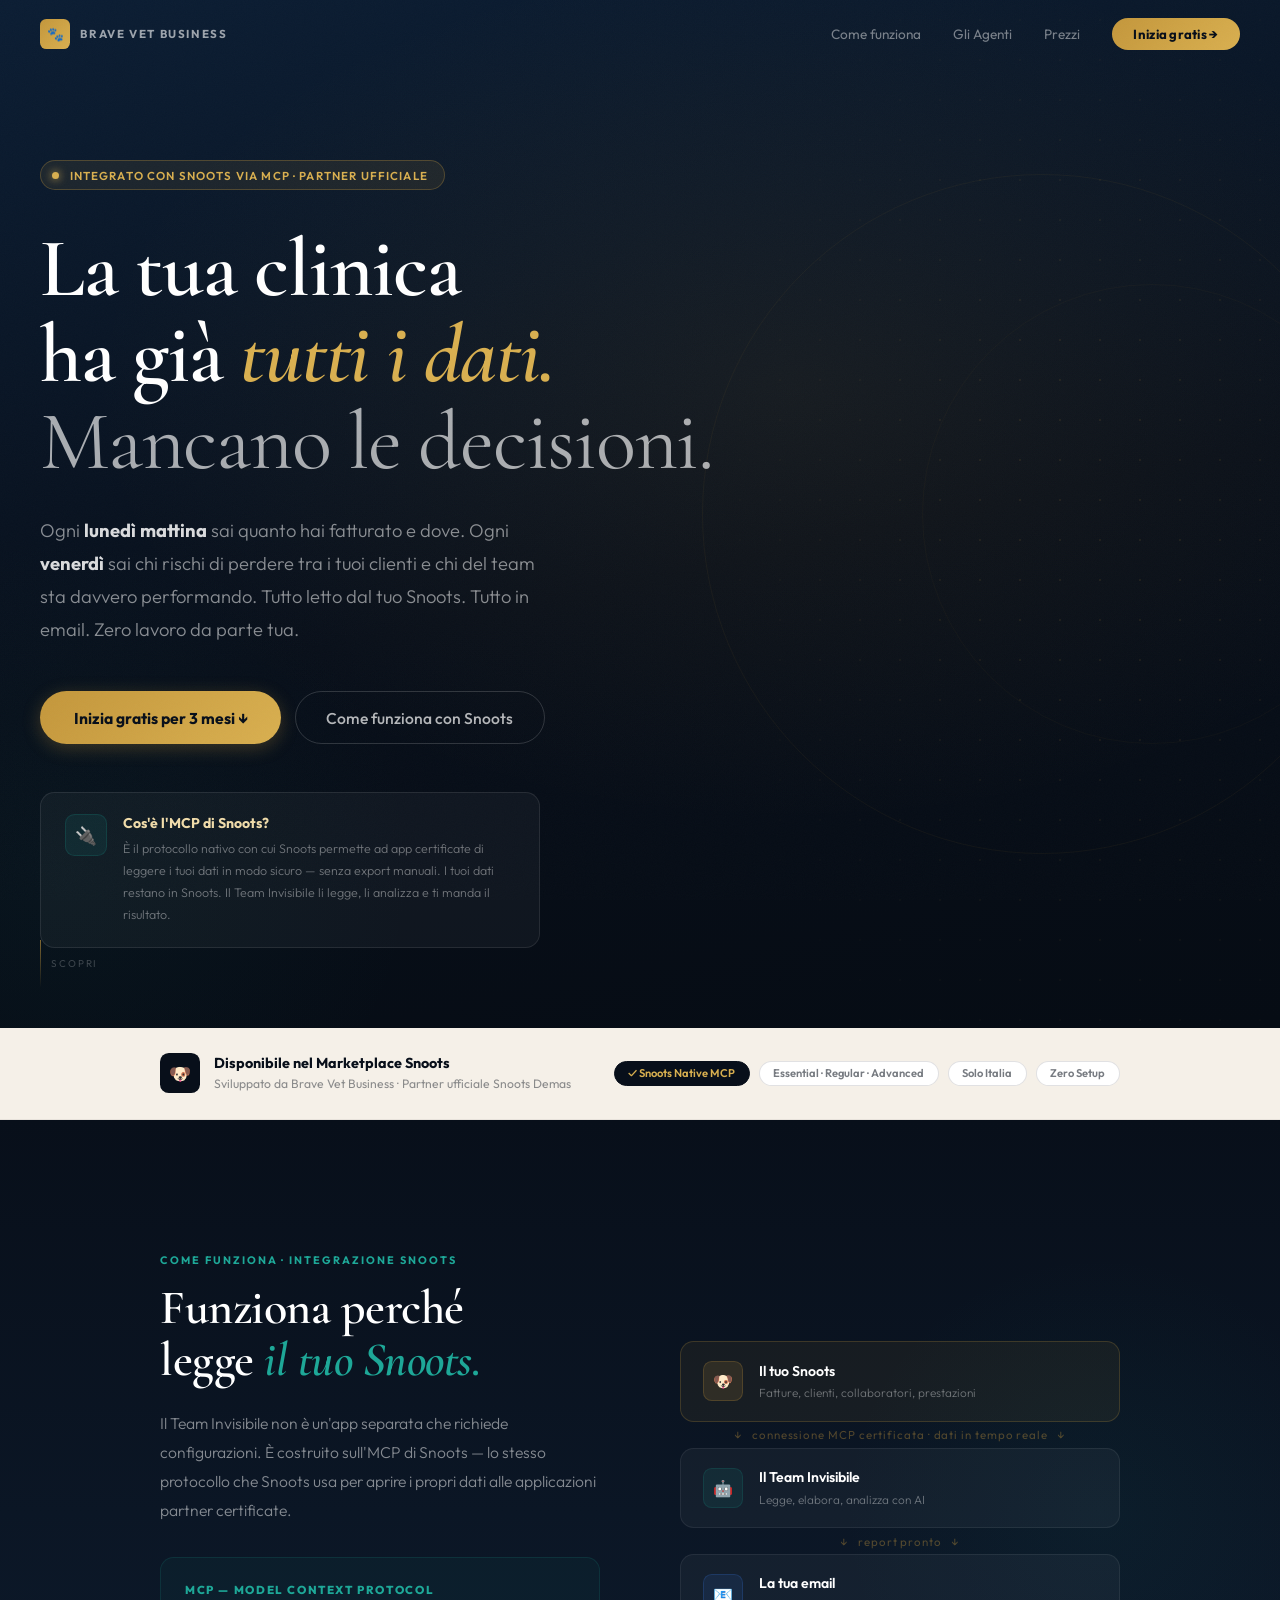
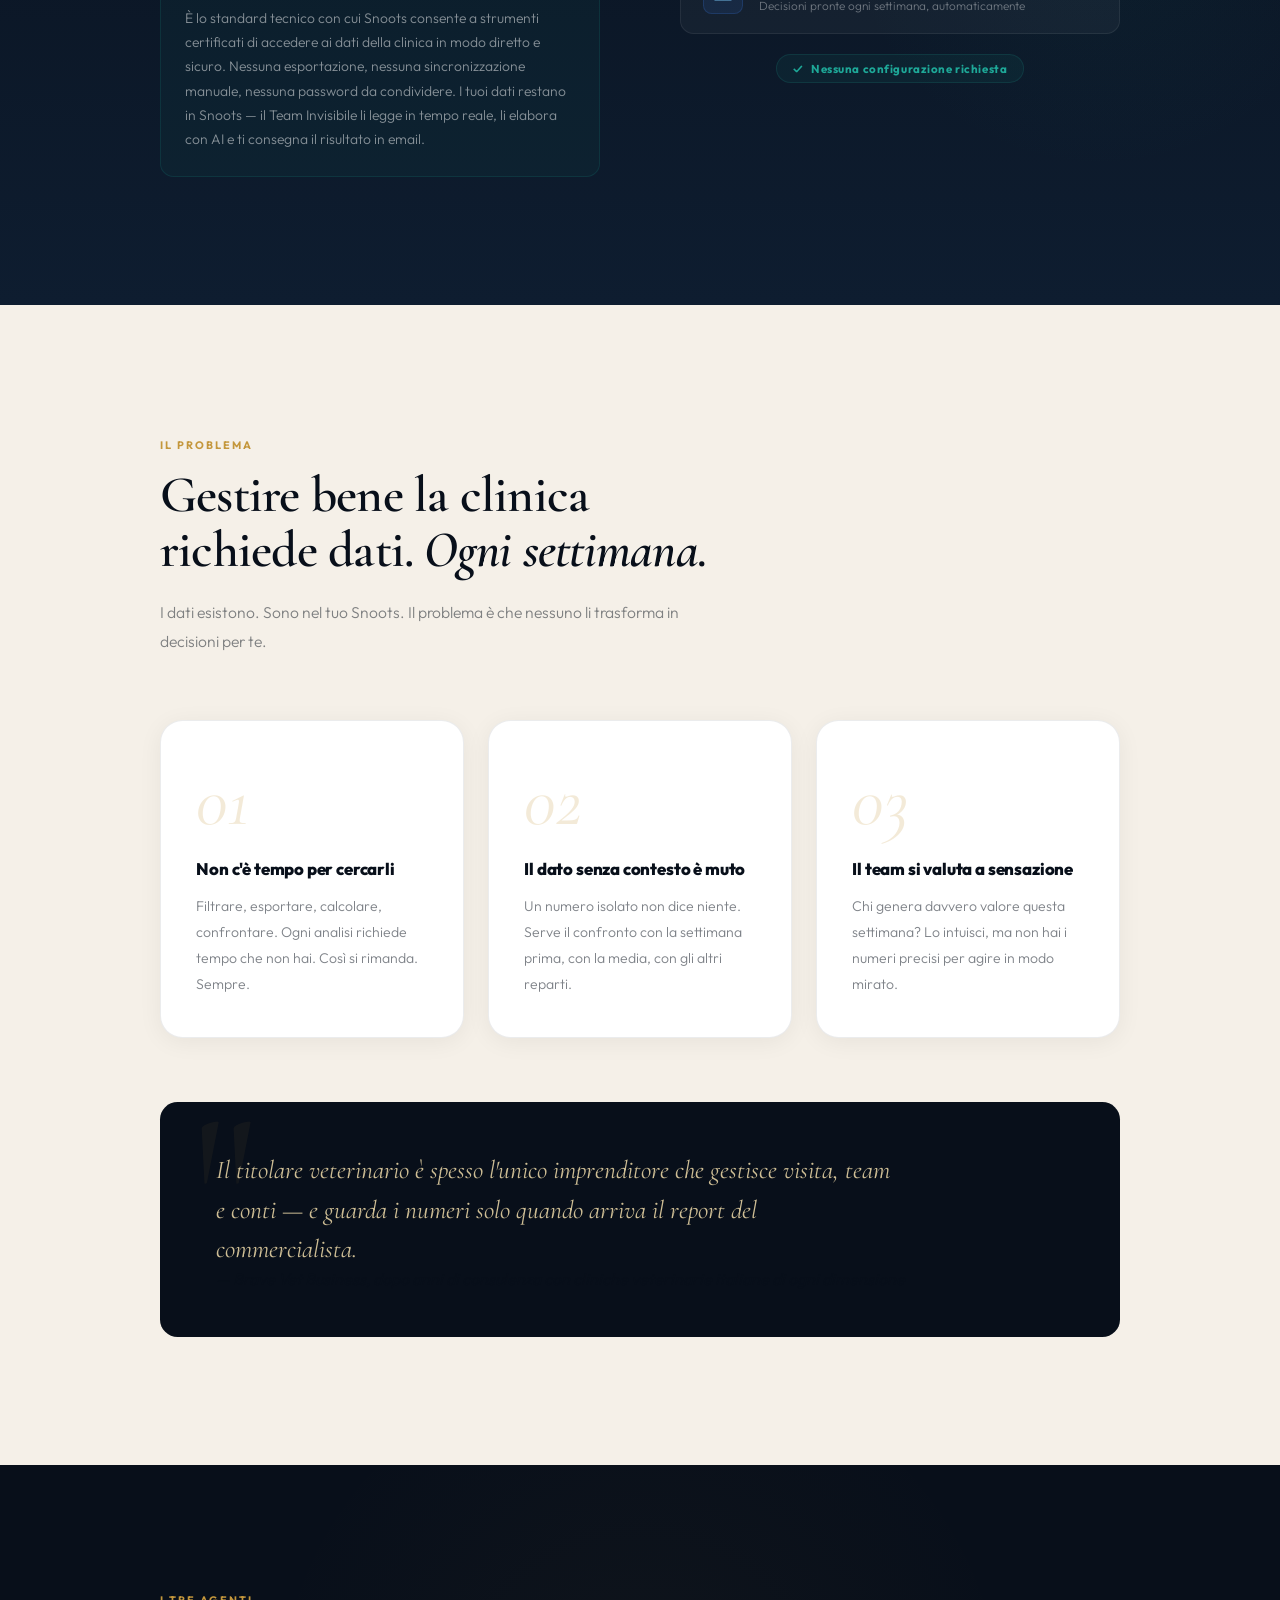
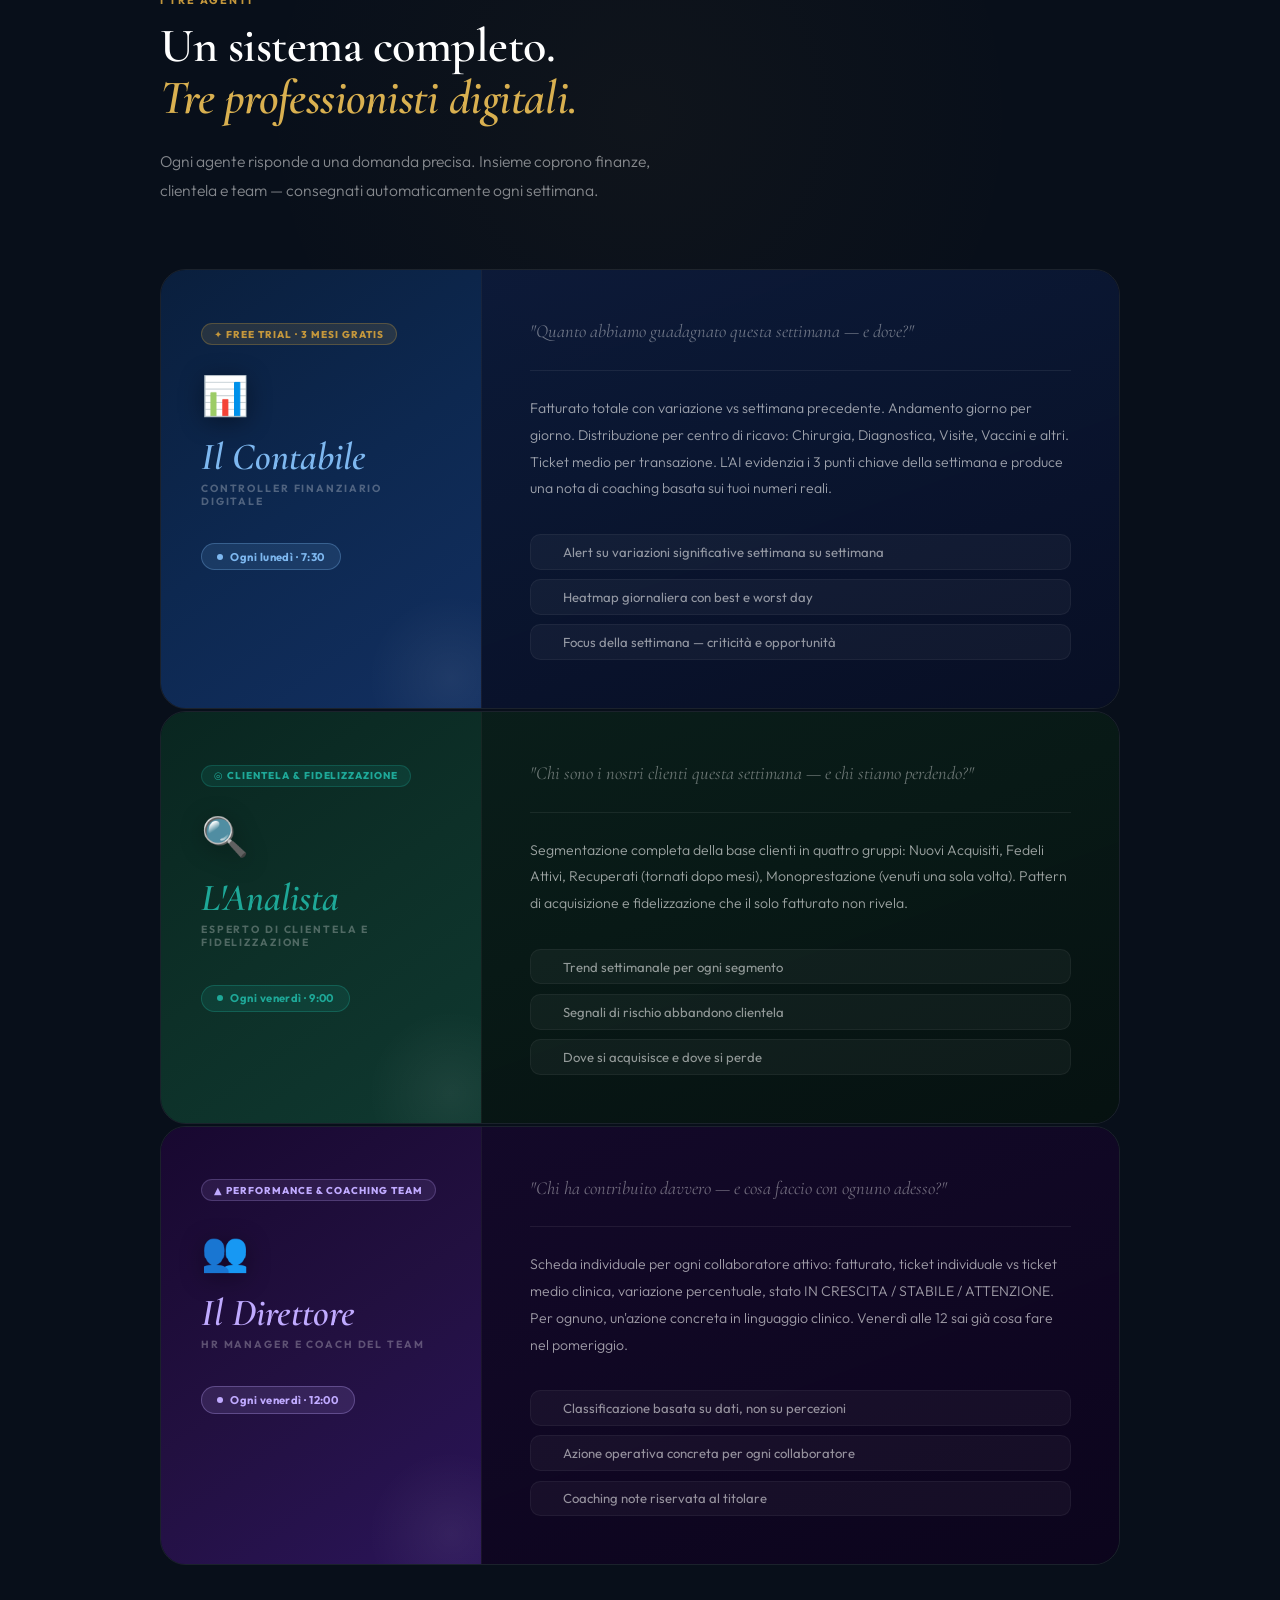
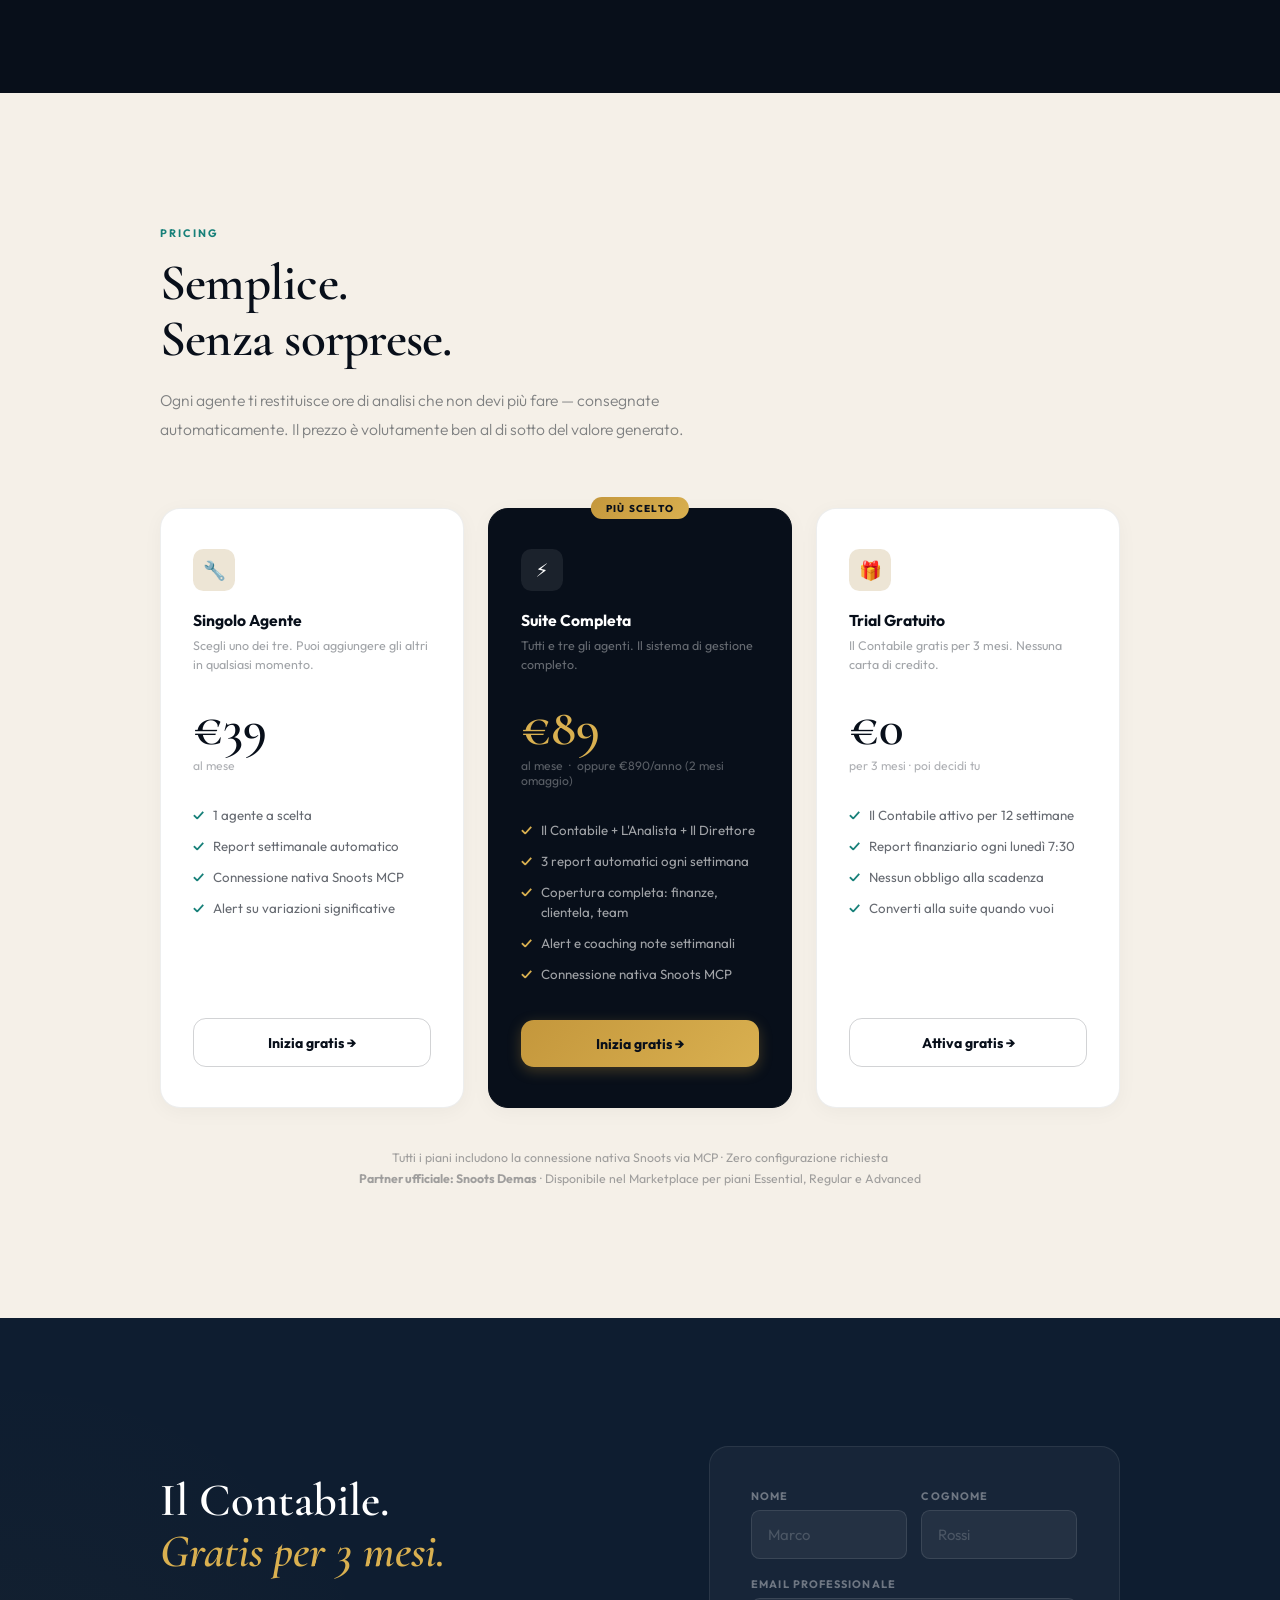
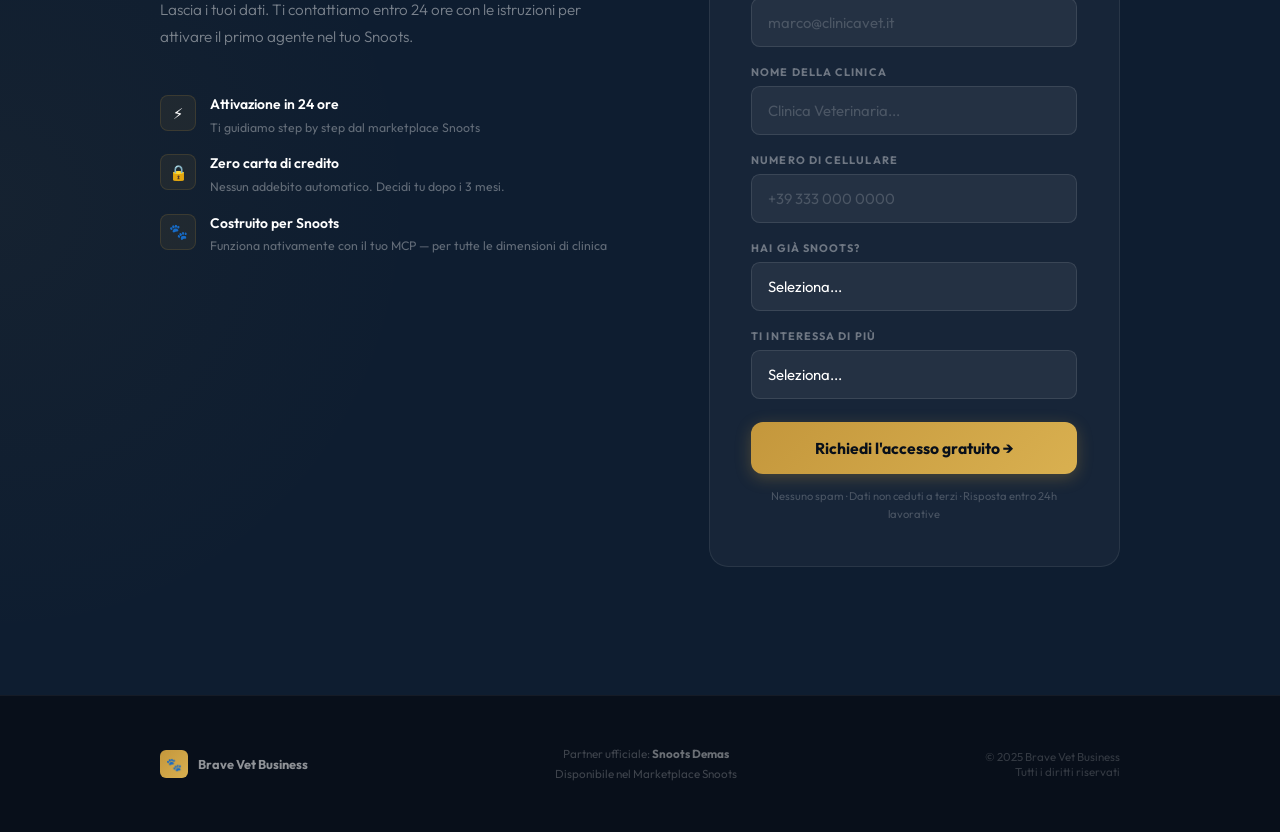
<file: il_team_invisibile.html>
<!DOCTYPE html>
<html lang="it">
<head>
<meta charset="UTF-8">
<meta name="viewport" content="width=device-width, initial-scale=1.0">
<title>Il Team Invisibile — AI per Cliniche Veterinarie | Brave Vet Business</title>
<meta name="description" content="Tre agenti AI leggono i tuoi dati Snoots via MCP e ti consegnano ogni settimana le decisioni pronte. Zero configurazione. Gratis per 3 mesi.">
<link rel="preconnect" href="https://fonts.googleapis.com">
<link rel="preconnect" href="https://fonts.gstatic.com" crossorigin>
<link href="https://fonts.googleapis.com/css2?family=Cormorant+Garamond:ital,wght@0,400;0,600;0,700;1,400;1,600&family=Outfit:wght@300;400;500;600;700&display=swap" rel="stylesheet">
<style>
:root {
  --ink:          #080F1A;
  --ink-mid:      #0E1D30;
  --ink-soft:     #162840;
  --gold:         #C4973C;
  --gold-bright:  #D9B050;
  --gold-pale:    #F0DCAA;
  --gold-glow:    rgba(196,151,60,.15);
  --teal:         #178079;
  --teal-bright:  #1EA898;
  --cream:        #F5F0E8;
  --cream-mid:    #EDE5D5;
  --white:        #FFFFFF;
  --muted:        rgba(255,255,255,.42);
  --muted-dark:   rgba(8,15,26,.42);
  --serif:        'Cormorant Garamond', Georgia, serif;
  --sans:         'Outfit', system-ui, sans-serif;
}
*,*::before,*::after{box-sizing:border-box;margin:0;padding:0;}
html{scroll-behavior:smooth;}
body{
  font-family:var(--sans);
  background:var(--ink);
  color:var(--white);
  overflow-x:hidden;
  -webkit-font-smoothing:antialiased;
}

/* GRAIN */
body::after{
  content:'';position:fixed;inset:0;z-index:9999;pointer-events:none;
  background-image:url("data:image/svg+xml,%3Csvg xmlns='http://www.w3.org/2000/svg' width='200' height='200'%3E%3Cfilter id='n'%3E%3CfeTurbulence type='fractalNoise' baseFrequency='.9' numOctaves='4' stitchTiles='stitch'/%3E%3C/filter%3E%3Crect width='200' height='200' filter='url(%23n)' opacity='.04'/%3E%3C/svg%3E");
  opacity:.45;
}

/* ── NAV ── */
nav{
  position:fixed;top:0;left:0;right:0;z-index:500;
  padding:1.1rem 2.5rem;
  display:flex;align-items:center;justify-content:space-between;
  transition:background .4s,box-shadow .4s;
}
nav.scrolled{
  background:rgba(8,15,26,.94);
  backdrop-filter:blur(24px);
  box-shadow:0 1px 0 rgba(196,151,60,.12);
}
.nav-brand{display:flex;align-items:center;gap:.65rem;}
.nav-mark{
  width:30px;height:30px;border-radius:.4rem;
  background:linear-gradient(135deg,var(--gold),var(--gold-bright));
  display:flex;align-items:center;justify-content:center;font-size:.85rem;
}
.nav-name{font-size:.72rem;font-weight:700;letter-spacing:.14em;text-transform:uppercase;color:rgba(255,255,255,.6);}
.nav-links{display:flex;align-items:center;gap:2rem;}
.nav-link{font-size:.85rem;font-weight:400;color:rgba(255,255,255,.45);text-decoration:none;transition:color .2s;}
.nav-link:hover{color:rgba(255,255,255,.85);}
.nav-cta{
  background:linear-gradient(135deg,var(--gold),var(--gold-bright));
  color:var(--ink);font-weight:700;font-size:.82rem;
  padding:.52rem 1.35rem;border-radius:2rem;text-decoration:none;
  transition:all .25s;letter-spacing:.02em;
}
.nav-cta:hover{transform:translateY(-2px);box-shadow:0 8px 22px rgba(196,151,60,.38);}

/* ── HERO ── */
#hero{
  min-height:100vh;
  display:flex;flex-direction:column;justify-content:center;
  padding:10rem 2.5rem 5rem;
  position:relative;overflow:hidden;
}
.hero-bg{
  position:absolute;inset:0;z-index:0;
  background:
    radial-gradient(ellipse 85% 65% at 62% 38%, rgba(196,151,60,.08) 0%, transparent 65%),
    radial-gradient(ellipse 50% 60% at 5% 85%,  rgba(23,128,121,.06) 0%, transparent 55%),
    linear-gradient(168deg, #0C1E34 0%, var(--ink) 55%, #060C14 100%);
}
/* Decorative large rings */
.hero-ring{
  position:absolute;border-radius:50%;border:1px solid rgba(196,151,60,.06);
  top:50%;right:-8%;transform:translateY(-50%);
}
.hero-ring-1{width:680px;height:680px;}
.hero-ring-2{width:460px;height:460px;border-color:rgba(196,151,60,.04);}
.hero-dots{
  position:absolute;inset:0;
  background-image:radial-gradient(rgba(196,151,60,.1) 1px, transparent 1px);
  background-size:40px 40px;
  mask-image:radial-gradient(ellipse 45% 90% at 85% 50%, black 15%, transparent 75%);
}

.hero-content{position:relative;z-index:1;max-width:800px;}

/* MCP hero badge */
.hero-mcp-pill{
  display:inline-flex;align-items:center;gap:.65rem;
  background:rgba(196,151,60,.1);
  border:1px solid rgba(196,151,60,.3);
  border-radius:2rem;padding:.42rem 1rem .42rem .7rem;
  margin-bottom:2.2rem;
  opacity:0;animation:fadeUp .6s ease .1s forwards;
}
.pulse-dot{
  width:7px;height:7px;border-radius:50%;
  background:var(--gold-bright);
  box-shadow:0 0 8px var(--gold-bright);
  animation:pulseGlow 2.5s ease infinite;
}
@keyframes pulseGlow{
  0%,100%{box-shadow:0 0 5px var(--gold-bright);}
  50%{box-shadow:0 0 14px var(--gold-bright),0 0 28px rgba(196,151,60,.4);}
}
.hero-mcp-pill span{
  font-size:.72rem;font-weight:600;
  letter-spacing:.1em;text-transform:uppercase;color:var(--gold-bright);
}

.hero-h1{
  font-family:var(--serif);
  font-size:clamp(3.2rem,6.5vw,5.8rem);
  font-weight:600;line-height:1.04;letter-spacing:-.015em;
  margin-bottom:1.8rem;
  opacity:0;animation:fadeUp .7s ease .28s forwards;
}
.hero-h1 em{font-style:italic;color:var(--gold-bright);}
.hero-h1 .dim{font-weight:400;color:rgba(255,255,255,.65);}

.hero-sub{
  font-size:clamp(.95rem,1.8vw,1.15rem);font-weight:300;line-height:1.8;
  color:rgba(255,255,255,.52);max-width:500px;margin-bottom:2.8rem;
  opacity:0;animation:fadeUp .7s ease .44s forwards;
}
.hero-btns{
  display:flex;gap:.85rem;flex-wrap:wrap;margin-bottom:3rem;
  opacity:0;animation:fadeUp .7s ease .58s forwards;
}
.btn-gold{
  display:inline-flex;align-items:center;gap:.45rem;
  background:linear-gradient(135deg,var(--gold),var(--gold-bright));
  color:var(--ink);font-family:var(--sans);font-weight:700;font-size:.98rem;
  padding:.95rem 2.1rem;border-radius:2rem;text-decoration:none;border:none;cursor:pointer;
  transition:all .25s;box-shadow:0 4px 18px rgba(196,151,60,.28);
}
.btn-gold:hover{transform:translateY(-3px);box-shadow:0 14px 36px rgba(196,151,60,.42);}
.btn-ghost{
  display:inline-flex;align-items:center;gap:.45rem;
  background:transparent;color:rgba(255,255,255,.7);
  font-family:var(--sans);font-weight:500;font-size:.98rem;
  padding:.95rem 1.9rem;border-radius:2rem;text-decoration:none;
  border:1px solid rgba(255,255,255,.16);cursor:pointer;transition:all .25s;
}
.btn-ghost:hover{border-color:rgba(255,255,255,.4);color:var(--white);background:rgba(255,255,255,.04);}

/* MCP quick explanation box — right in hero */
.hero-mcp-box{
  display:flex;gap:1rem;align-items:flex-start;
  max-width:500px;
  padding:1.35rem 1.5rem;
  background:rgba(255,255,255,.04);
  border:1px solid rgba(255,255,255,.09);
  border-radius:.9rem;
  opacity:0;animation:fadeUp .7s ease .72s forwards;
}
.mcp-box-icon{
  width:42px;height:42px;flex-shrink:0;border-radius:.6rem;
  background:rgba(23,128,121,.14);border:1px solid rgba(23,128,121,.24);
  display:flex;align-items:center;justify-content:center;font-size:1.1rem;
}
.mcp-box-text strong{
  display:block;font-size:.88rem;font-weight:700;
  color:var(--gold-pale);margin-bottom:.3rem;
}
.mcp-box-text span{
  font-size:.78rem;font-weight:300;
  color:rgba(255,255,255,.4);line-height:1.6;
}

/* scroll hint */
.hero-scroll{
  position:absolute;bottom:2.5rem;left:2.5rem;z-index:1;
  display:flex;align-items:center;gap:.65rem;
  opacity:0;animation:fadeIn 1s ease 1.3s forwards;
}
.scroll-line{
  width:1px;height:48px;
  background:linear-gradient(to bottom,rgba(196,151,60,.65),transparent);
  animation:scrollPulse 2.2s ease infinite;
}
@keyframes scrollPulse{
  0%{transform:scaleY(0);transform-origin:top;}
  48%{transform:scaleY(1);transform-origin:top;}
  50%{transform-origin:bottom;}
  100%{transform:scaleY(0);transform-origin:bottom;}
}
.scroll-label{font-size:.62rem;letter-spacing:.18em;text-transform:uppercase;color:rgba(255,255,255,.22);}

/* ── SNOOTS PARTNER STRIP ── */
#strip{
  background:var(--cream);
  padding:1.6rem 2.5rem;
  border-bottom:1px solid rgba(8,15,26,.06);
}
.strip-inner{
  max-width:960px;margin:0 auto;
  display:flex;align-items:center;justify-content:space-between;gap:1.5rem;flex-wrap:wrap;
}
.strip-left{display:flex;align-items:center;gap:.9rem;}
.strip-icon{
  width:40px;height:40px;background:var(--ink);border-radius:.55rem;
  display:flex;align-items:center;justify-content:center;font-size:1.1rem;flex-shrink:0;
}
.strip-text strong{display:block;font-size:.9rem;font-weight:700;color:var(--ink);}
.strip-text span{font-size:.76rem;color:rgba(8,15,26,.45);}
.strip-tags{display:flex;gap:.55rem;flex-wrap:wrap;}
.stag{
  padding:.28rem .85rem;border-radius:2rem;font-size:.7rem;font-weight:600;
  border:1px solid rgba(8,15,26,.12);color:rgba(8,15,26,.55);background:white;
}
.stag.hi{background:var(--ink);color:var(--gold-bright);border-color:var(--ink);}

/* ── MCP SECTION ── */
#mcp{
  padding:8rem 2.5rem;
  background:linear-gradient(180deg,var(--ink) 0%,var(--ink-mid) 100%);
  position:relative;overflow:hidden;
}
.mcp-glow{
  position:absolute;right:-80px;top:50%;transform:translateY(-50%);
  width:520px;height:520px;border-radius:50%;
  background:radial-gradient(circle,rgba(23,128,121,.07) 0%,transparent 70%);
  pointer-events:none;
}
.mcp-layout{
  max-width:960px;margin:0 auto;
  display:grid;grid-template-columns:1fr 1fr;gap:5rem;align-items:center;
}
.stag-inline{
  display:inline-block;font-size:.68rem;font-weight:700;
  letter-spacing:.18em;text-transform:uppercase;
  color:var(--teal-bright);margin-bottom:1rem;
}
.h2{
  font-family:var(--serif);
  font-size:clamp(2rem,4vw,3rem);
  font-weight:600;line-height:1.08;letter-spacing:-.01em;margin-bottom:1.4rem;
}
.lead{
  font-size:.98rem;font-weight:300;line-height:1.85;
  color:rgba(255,255,255,.5);margin-bottom:2rem;
}
.mcp-def-box{
  padding:1.5rem;
  background:rgba(23,128,121,.07);
  border:1px solid rgba(23,128,121,.2);
  border-radius:.85rem;
}
.mcp-def-box strong{
  display:block;font-size:.72rem;font-weight:800;
  letter-spacing:.14em;text-transform:uppercase;
  color:var(--teal-bright);margin-bottom:.55rem;
}
.mcp-def-box p{
  font-size:.87rem;font-weight:300;line-height:1.75;
  color:rgba(255,255,255,.5);
}

/* MCP flow visual */
.mcp-flow{display:flex;flex-direction:column;gap:2px;}
.mfc{
  display:flex;align-items:center;gap:1rem;
  padding:1.2rem 1.35rem;
  background:rgba(255,255,255,.04);
  border:1px solid rgba(255,255,255,.07);
  border-radius:.85rem;
  transition:all .3s;
}
.mfc:hover{border-color:rgba(196,151,60,.18);background:rgba(255,255,255,.06);}
.mfc.highlighted{
  background:rgba(196,151,60,.07);
  border-color:rgba(196,151,60,.22);
}
.mfc-ico{
  width:40px;height:40px;flex-shrink:0;border-radius:.55rem;
  display:flex;align-items:center;justify-content:center;font-size:1rem;
}
.ico-g{background:rgba(196,151,60,.14);border:1px solid rgba(196,151,60,.22);}
.ico-t{background:rgba(23,128,121,.14);border:1px solid rgba(23,128,121,.22);}
.ico-b{background:rgba(59,130,246,.1);border:1px solid rgba(59,130,246,.18);}
.mfc-info strong{display:block;font-size:.88rem;font-weight:600;margin-bottom:.12rem;}
.mfc-info span{font-size:.74rem;color:rgba(255,255,255,.38);font-weight:300;}
.mcp-arr{
  text-align:center;padding:.22rem 0;
  font-size:.72rem;letter-spacing:.08em;
  color:rgba(196,151,60,.38);
}
.mcp-zero-cfg{
  display:flex;justify-content:center;margin-top:1.1rem;
}
.zero-badge{
  display:inline-flex;align-items:center;gap:.45rem;
  background:rgba(23,128,121,.1);border:1px solid rgba(23,128,121,.22);
  border-radius:2rem;padding:.38rem .95rem;
  font-size:.72rem;font-weight:700;color:var(--teal-bright);letter-spacing:.05em;
}

/* ── PROBLEMA ── */
#problema{
  padding:8rem 2.5rem;
  background:var(--cream);color:var(--ink);
}
.stag-dark{
  display:inline-block;font-size:.68rem;font-weight:700;
  letter-spacing:.18em;text-transform:uppercase;
  margin-bottom:1rem;
}
.h2-dark{
  font-family:var(--serif);
  font-size:clamp(2rem,4.5vw,3.2rem);
  font-weight:600;line-height:1.08;letter-spacing:-.015em;
  color:var(--ink);margin-bottom:1.2rem;
}
.lead-dark{
  font-size:.98rem;font-weight:300;line-height:1.85;
  color:rgba(8,15,26,.5);max-width:540px;margin-bottom:4rem;
}
.blocchi{display:grid;grid-template-columns:repeat(3,1fr);gap:1.5rem;}
.blocco{
  background:white;
  border:1px solid rgba(8,15,26,.08);
  border-radius:1.4rem;padding:2.8rem 2.2rem 2.5rem;
  position:relative;overflow:hidden;
  transition:all .35s cubic-bezier(.22,.68,0,1.2);
  box-shadow:0 4px 24px rgba(0,0,0,.06);
}
.blocco::before{
  content:'';position:absolute;top:0;left:0;right:0;height:4px;
  background:linear-gradient(90deg,rgba(196,151,60,.0),rgba(196,151,60,.7),rgba(196,151,60,.0));
  transform:scaleX(0);transition:transform .4s ease;border-radius:4px 4px 0 0;
}
.blocco::after{
  content:'';position:absolute;inset:0;
  background:radial-gradient(ellipse at top left,rgba(196,151,60,.04),transparent 65%);
  opacity:0;transition:opacity .35s;
}
.blocco:hover{transform:translateY(-8px);box-shadow:0 24px 56px rgba(0,0,0,.12);border-color:rgba(196,151,60,.2);}
.blocco:hover::before{transform:scaleX(1);}
.blocco:hover::after{opacity:1;}
.bnum{
  font-family:var(--serif);font-size:4.5rem;font-style:italic;
  color:rgba(196,151,60,.2);line-height:1;margin-bottom:1.3rem;
  transition:color .3s;
}
.blocco:hover .bnum{color:rgba(196,151,60,.38);}
.blocco h3{font-size:1.05rem;font-weight:800;color:var(--ink);margin-bottom:.75rem;line-height:1.35;letter-spacing:-.01em;}
.blocco p{font-size:.88rem;color:rgba(8,15,26,.52);line-height:1.85;font-weight:300;}

.quote-block{
  margin-top:4rem;
  padding:3rem 3.5rem;
  background:var(--ink);
  border-radius:1.1rem;
  position:relative;overflow:hidden;
}
.quote-block::before{
  content:'"';font-family:var(--serif);
  font-size:14rem;line-height:.75;
  color:rgba(196,151,60,.06);
  position:absolute;top:.5rem;left:2rem;
}
.quote-block blockquote{
  font-family:var(--serif);font-style:italic;font-weight:400;
  font-size:clamp(1.15rem,2.2vw,1.6rem);line-height:1.55;
  color:rgba(240,220,170,.85);max-width:680px;position:relative;z-index:1;
}
.quote-cite{
  display:block;margin-top:1.25rem;
  font-family:var(--sans);font-style:normal;
  font-size:.75rem;font-weight:500;letter-spacing:.07em;
  color:rgba(255,255,255,.27);
}

/* ── AGENTI ── */
#agenti{padding:8rem 2.5rem;background:var(--ink);position:relative;overflow:hidden;}
#agenti::before{
  content:'';position:absolute;top:-200px;left:50%;transform:translateX(-50%);
  width:900px;height:900px;border-radius:50%;
  background:radial-gradient(ellipse,rgba(196,151,60,.04),transparent 60%);
  pointer-events:none;
}
.agenti-stack{display:flex;flex-direction:column;gap:2px;margin-top:4rem;}

.agent-card{
  display:grid;grid-template-columns:320px 1fr;
  border-radius:1.6rem;overflow:hidden;
  border:1px solid rgba(255,255,255,.08);
  transition:all .4s cubic-bezier(.22,.68,0,1.1);
  position:relative;
}
.agent-card::after{
  content:'';position:absolute;inset:0;border-radius:1.6rem;
  opacity:0;transition:opacity .4s;pointer-events:none;
  border:1px solid transparent;
}
.agent-card:hover{
  transform:scale(1.012) translateY(-4px);
  box-shadow:0 40px 80px rgba(0,0,0,.45),0 0 0 1px rgba(255,255,255,.1);
  z-index:2;
}

.ac-left{padding:3.2rem 2.5rem;display:flex;flex-direction:column;position:relative;overflow:hidden;}
.ac-left::after{
  content:'';position:absolute;bottom:-60px;right:-60px;
  width:180px;height:180px;border-radius:50%;
  background:radial-gradient(ellipse,rgba(255,255,255,.06),transparent 65%);
  pointer-events:none;
}
.ac-right{
  padding:3rem 3rem;
  border-left:1px solid rgba(255,255,255,.06);
  display:flex;flex-direction:column;
  position:relative;
}

/* Per-agent colour themes */
.ag-c .ac-left{background:linear-gradient(145deg,#0A1F3D,#0D2850,#122F60);}
.ag-c .ac-right{background:linear-gradient(160deg,rgba(12,26,58,.95),rgba(8,15,36,.98));}
.ag-c .ac-name,.ag-c .af-dot{color:#7EB8F0;}
.ag-c .ac-chip{background:rgba(126,184,240,.12);border-color:rgba(126,184,240,.3);color:#7EB8F0;}
.ag-c:hover{box-shadow:0 40px 80px rgba(0,0,0,.5),0 0 60px rgba(30,80,180,.15);}

.ag-a .ac-left{background:linear-gradient(145deg,#092620,#0D3028,#0F3830);}
.ag-a .ac-right{background:linear-gradient(160deg,rgba(10,30,26,.95),rgba(6,18,16,.98));}
.ag-a .ac-name,.ag-a .af-dot{color:var(--teal-bright);}
.ag-a .ac-chip{background:rgba(30,168,152,.12);border-color:rgba(30,168,152,.3);color:var(--teal-bright);}
.ag-a:hover{box-shadow:0 40px 80px rgba(0,0,0,.5),0 0 60px rgba(0,120,100,.15);}

.ag-d .ac-left{background:linear-gradient(145deg,#180830,#221040,#2A1458);}
.ag-d .ac-right{background:linear-gradient(160deg,rgba(20,8,42,.95),rgba(12,5,28,.98));}
.ag-d .ac-name,.ag-d .af-dot{color:#C0AAFF;}
.ag-d .ac-chip{background:rgba(192,170,255,.12);border-color:rgba(192,170,255,.3);color:#C0AAFF;}
.ag-d:hover{box-shadow:0 40px 80px rgba(0,0,0,.5),0 0 60px rgba(100,60,200,.15);}

.ac-badge{
  display:inline-block;padding:.22rem .75rem;
  border-radius:2rem;font-size:.62rem;font-weight:800;
  letter-spacing:.1em;text-transform:uppercase;
  margin-bottom:1.6rem;width:fit-content;
}
.ag-c .ac-badge{background:rgba(196,151,60,.15);color:var(--gold);border:1px solid rgba(196,151,60,.3);}
.ag-a .ac-badge{background:rgba(30,168,152,.12);color:var(--teal-bright);border:1px solid rgba(30,168,152,.25);}
.ag-d .ac-badge{background:rgba(192,170,255,.1);color:#C0AAFF;border:1px solid rgba(192,170,255,.22);}

.ac-emoji{font-size:2.4rem;margin-bottom:1.2rem;filter:drop-shadow(0 4px 12px rgba(0,0,0,.4));}
.ac-name{
  font-family:var(--serif);font-size:2.4rem;font-style:italic;font-weight:600;
  margin-bottom:.35rem;line-height:1;
}
.ac-role{
  font-size:.65rem;font-weight:700;letter-spacing:.18em;text-transform:uppercase;
  color:rgba(255,255,255,.28);margin-bottom:auto;padding-bottom:2.2rem;
}
.ac-chip{
  display:inline-flex;align-items:center;gap:.45rem;
  border:1px solid;border-radius:2rem;
  padding:.35rem .95rem;font-size:.7rem;font-weight:700;
  width:fit-content;letter-spacing:.04em;
}
.chip-dot{width:6px;height:6px;border-radius:50%;background:currentColor;animation:pulse 2s infinite;}
@keyframes pulse{0%,100%{opacity:1;transform:scale(1);}50%{opacity:.5;transform:scale(.8);}}

.ac-q{
  font-family:var(--serif);font-style:italic;
  font-size:1.15rem;color:rgba(255,255,255,.4);
  line-height:1.5;margin-bottom:1.5rem;
  padding-bottom:1.5rem;border-bottom:1px solid rgba(255,255,255,.07);
}
.ac-desc{
  font-size:.88rem;font-weight:300;line-height:1.9;
  color:rgba(255,255,255,.6);margin-bottom:2rem;flex:1;
}
.ac-feats{display:flex;flex-direction:column;gap:.6rem;}
.ac-feat{
  display:flex;align-items:center;gap:.75rem;
  font-size:.82rem;color:rgba(255,255,255,.55);
  padding:.55rem .9rem;
  background:rgba(255,255,255,.04);
  border-radius:.65rem;
  border:1px solid rgba(255,255,255,.05);
  transition:all .25s;
}
.ac-feat:hover{background:rgba(255,255,255,.07);color:rgba(255,255,255,.8);}
.af-dot{width:6px;height:6px;border-radius:50%;flex-shrink:0;opacity:.8;}

/* ── PRICING ── */
#pricing{padding:8rem 2.5rem;background:var(--cream);color:var(--ink);}
.pricing-grid{
  display:grid;grid-template-columns:repeat(3,1fr);
  gap:1.5rem;max-width:960px;margin:4rem auto 0;align-items:stretch;
}
.pc{
  background:white;border:1.5px solid rgba(8,15,26,.07);
  border-radius:1.25rem;padding:2.5rem 2rem;
  display:flex;flex-direction:column;
  box-shadow:0 4px 20px rgba(0,0,0,.04);
  transition:all .3s;position:relative;
}
.pc:hover{transform:translateY(-6px);box-shadow:0 22px 55px rgba(0,0,0,.1);}
.pc.feat{background:var(--ink);border-color:var(--ink);color:white;}
.pc-star{
  position:absolute;top:-12px;left:50%;transform:translateX(-50%);
  background:linear-gradient(135deg,var(--gold),var(--gold-bright));
  color:var(--ink);font-size:.62rem;font-weight:800;
  letter-spacing:.12em;text-transform:uppercase;
  padding:.28rem .95rem;border-radius:2rem;white-space:nowrap;
}
.pc-ico{
  width:42px;height:42px;border-radius:.65rem;
  display:flex;align-items:center;justify-content:center;font-size:1.15rem;
  margin-bottom:1.2rem;
}
.pc:not(.feat) .pc-ico{background:var(--cream-mid);}
.pc.feat .pc-ico{background:rgba(255,255,255,.08);}
.pc-name{font-size:.98rem;font-weight:700;margin-bottom:.35rem;}
.pc:not(.feat) .pc-name{color:var(--ink);}
.pc-sub{font-size:.78rem;line-height:1.55;color:rgba(8,15,26,.38);margin-bottom:1.8rem;}
.pc.feat .pc-sub{color:rgba(255,255,255,.38);}
.pc-price{font-family:var(--serif);font-size:3.2rem;font-weight:600;line-height:1;margin-bottom:.2rem;}
.pc:not(.feat) .pc-price{color:var(--ink);}
.pc.feat .pc-price{color:var(--gold-bright);}
.pc-period{font-size:.76rem;color:rgba(8,15,26,.33);margin-bottom:2rem;}
.pc.feat .pc-period{color:rgba(255,255,255,.33);}
.pc-list{list-style:none;flex:1;display:flex;flex-direction:column;gap:.65rem;margin-bottom:2.2rem;}
.pc-list li{
  font-size:.83rem;line-height:1.55;
  display:flex;align-items:flex-start;gap:.55rem;
  color:rgba(8,15,26,.62);
}
.pc.feat .pc-list li{color:rgba(255,255,255,.62);}
.pc-list li::before{content:'✓';font-weight:700;flex-shrink:0;}
.pc:not(.feat) .pc-list li::before{color:var(--teal);}
.pc.feat .pc-list li::before{color:var(--gold-bright);}
.pc-btn{
  display:block;text-align:center;padding:.92rem;
  border-radius:.8rem;font-family:var(--sans);font-weight:700;font-size:.88rem;
  text-decoration:none;border:none;cursor:pointer;transition:all .25s;
}
.btn-outline-dark{background:transparent;color:var(--ink);border:1.5px solid rgba(8,15,26,.18);}
.btn-outline-dark:hover{background:var(--ink);color:white;}
.btn-gold-fill{
  background:linear-gradient(135deg,var(--gold),var(--gold-bright));
  color:var(--ink);box-shadow:0 4px 14px rgba(196,151,60,.3);
}
.btn-gold-fill:hover{transform:translateY(-2px);box-shadow:0 10px 26px rgba(196,151,60,.42);}
.pricing-note{
  text-align:center;margin-top:2.5rem;
  font-size:.77rem;color:rgba(8,15,26,.36);line-height:1.7;
}

/* ── FORM ── */
#contatto{
  padding:8rem 2.5rem;
  background:var(--ink-mid);
  position:relative;overflow:hidden;
}
#contatto::before{
  content:'';position:absolute;inset:0;
  background:radial-gradient(ellipse 55% 75% at 0 50%,rgba(196,151,60,.04) 0%,transparent 60%);
  pointer-events:none;
}
.contatto-grid{
  max-width:960px;margin:0 auto;
  display:grid;grid-template-columns:1.1fr 1fr;gap:6rem;align-items:start;
  position:relative;z-index:1;
}
.cl-tag{font-size:.68rem;font-weight:700;letter-spacing:.18em;text-transform:uppercase;color:var(--gold);display:block;margin-bottom:.9rem;}
.cl-h2{font-family:var(--serif);font-size:clamp(2rem,4vw,2.9rem);font-weight:600;line-height:1.1;margin-bottom:1.2rem;}
.cl-lead{font-size:.95rem;font-weight:300;line-height:1.8;color:rgba(255,255,255,.45);margin-bottom:2.8rem;}
.promises{display:flex;flex-direction:column;gap:1.1rem;}
.promise{display:flex;align-items:flex-start;gap:.9rem;}
.p-icon{
  width:36px;height:36px;flex-shrink:0;border-radius:.5rem;
  background:rgba(196,151,60,.08);border:1px solid rgba(196,151,60,.17);
  display:flex;align-items:center;justify-content:center;font-size:.95rem;
}
.p-body strong{display:block;font-size:.87rem;font-weight:600;margin-bottom:.15rem;}
.p-body span{font-size:.77rem;color:rgba(255,255,255,.35);line-height:1.55;}

.form-box{
  background:rgba(255,255,255,.04);
  border:1px solid rgba(255,255,255,.08);
  border-radius:1.2rem;padding:2.6rem;
}
.fg{margin-bottom:1.1rem;}
.fg label{
  display:block;font-size:.68rem;font-weight:700;
  letter-spacing:.1em;text-transform:uppercase;
  color:rgba(255,255,255,.38);margin-bottom:.45rem;
}
.fg input,.fg select{
  width:100%;background:rgba(255,255,255,.06);
  border:1px solid rgba(255,255,255,.1);
  border-radius:.55rem;padding:.88rem 1rem;
  font-family:var(--sans);font-size:.93rem;
  color:white;outline:none;transition:all .2s;
  -webkit-appearance:none;
}
.fg input:focus,.fg select:focus{
  border-color:rgba(196,151,60,.48);
  background:rgba(255,255,255,.08);
  box-shadow:0 0 0 3px rgba(196,151,60,.07);
}
.fg input::placeholder{color:rgba(255,255,255,.18);}
.fg select option{background:var(--ink);}
.fg-row{display:grid;grid-template-columns:1fr 1fr;gap:.9rem;}
.form-submit{
  width:100%;padding:1rem;margin-top:.35rem;
  background:linear-gradient(135deg,var(--gold),var(--gold-bright));
  color:var(--ink);border:none;border-radius:.75rem;
  font-family:var(--sans);font-weight:700;font-size:.98rem;
  cursor:pointer;transition:all .25s;
  box-shadow:0 4px 16px rgba(196,151,60,.3);
}
.form-submit:hover{transform:translateY(-2px);box-shadow:0 10px 28px rgba(196,151,60,.42);}
.form-privacy{
  text-align:center;margin-top:.9rem;
  font-size:.7rem;color:rgba(255,255,255,.22);line-height:1.6;
}
.form-ok{display:none;text-align:center;padding:2rem 1rem;}
.form-ok.show{display:block;}
.ok-ico{font-size:2.6rem;margin-bottom:.9rem;}
.ok-title{font-family:var(--serif);font-style:italic;font-size:1.55rem;color:var(--gold-bright);margin-bottom:.7rem;}
.ok-body{font-size:.87rem;color:rgba(255,255,255,.4);line-height:1.7;}

/* ── FOOTER ── */
footer{
  background:var(--ink);
  border-top:1px solid rgba(255,255,255,.05);
  padding:3rem 2.5rem;
}
.footer-inner{
  max-width:960px;margin:0 auto;
  display:flex;align-items:center;justify-content:space-between;
  flex-wrap:wrap;gap:1.5rem;
}
.footer-brand{display:flex;align-items:center;gap:.6rem;}
.f-mark{
  width:28px;height:28px;border-radius:.38rem;
  background:linear-gradient(135deg,var(--gold),var(--gold-bright));
  display:flex;align-items:center;justify-content:center;font-size:.8rem;
}
.f-name{font-size:.8rem;font-weight:700;color:rgba(255,255,255,.55);}
.footer-mid{font-size:.73rem;color:rgba(255,255,255,.22);text-align:center;line-height:1.7;}
.footer-mid strong{color:rgba(255,255,255,.4);}
.footer-copy{font-size:.72rem;color:rgba(255,255,255,.18);text-align:right;}

/* ── SHARED UTILS ── */
.w{max-width:960px;margin:0 auto;}
@keyframes fadeUp{
  from{opacity:0;transform:translateY(22px);}
  to{opacity:1;transform:translateY(0);}
}
@keyframes fadeIn{from{opacity:0;}to{opacity:1;}}
.reveal{opacity:0;transform:translateY(26px);transition:opacity .65s ease,transform .65s ease;}
.reveal.visible{opacity:1;transform:translateY(0);}
.d1{transition-delay:.1s;}
.d2{transition-delay:.2s;}
.d3{transition-delay:.3s;}

/* ── RESPONSIVE ── */
@media(max-width:860px){
  nav{padding:1rem 1.5rem;}
  .nav-links .nav-link{display:none;}
  #hero{padding:8rem 1.5rem 4rem;}
  .mcp-layout{grid-template-columns:1fr;gap:3rem;}
  .blocchi{grid-template-columns:1fr;}
  .agent-card{grid-template-columns:1fr;}
  .ac-right{border-left:none;border-top:1px solid rgba(255,255,255,.06);}
  .pricing-grid{grid-template-columns:1fr;}
  .contatto-grid{grid-template-columns:1fr;gap:3.5rem;}
  .footer-inner{flex-direction:column;align-items:center;text-align:center;}
  .footer-copy{text-align:center;}
  #mcp,#problema,#agenti,#pricing,#contatto{padding:5rem 1.5rem;}
  .strip-inner{flex-direction:column;gap:1rem;}
}
</style>
</head>
<body>

<!-- NAV -->
<nav id="nav">
  <div class="nav-brand">
    <div class="nav-mark">🐾</div>
    <div class="nav-name">Brave Vet Business</div>
  </div>
  <div class="nav-links">
    <a href="#mcp" class="nav-link">Come funziona</a>
    <a href="#agenti" class="nav-link">Gli Agenti</a>
    <a href="#pricing" class="nav-link">Prezzi</a>
    <a href="#contatto" class="nav-cta">Inizia gratis →</a>
  </div>
</nav>

<!-- HERO -->
<section id="hero">
  <div class="hero-bg"></div>
  <div class="hero-ring hero-ring-1"></div>
  <div class="hero-ring hero-ring-2"></div>
  <div class="hero-dots"></div>

  <div class="hero-content">
    <div class="hero-mcp-pill">
      <div class="pulse-dot"></div>
      <span>Integrato con Snoots via MCP · Partner ufficiale</span>
    </div>

    <h1 class="hero-h1">
      La tua clinica<br>
      ha già <em>tutti i dati.</em><br>
      <span class="dim">Mancano le decisioni.</span>
    </h1>

    <p class="hero-sub">
      Ogni <strong style="color:rgba(255,255,255,.85)">lunedì mattina</strong> sai quanto hai fatturato e dove. Ogni <strong style="color:rgba(255,255,255,.85)">venerdì</strong> sai chi rischi di perdere tra i tuoi clienti e chi del team sta davvero performando. Tutto letto dal tuo Snoots. Tutto in email. Zero lavoro da parte tua.
    </p>

    <div class="hero-btns">
      <a href="#contatto" class="btn-gold">Inizia gratis per 3 mesi ↓</a>
      <a href="#mcp" class="btn-ghost">Come funziona con Snoots</a>
    </div>

    <!-- MCP quick explanation — visibile subito nell'hero -->
    <div class="hero-mcp-box">
      <div class="mcp-box-icon">🔌</div>
      <div class="mcp-box-text">
        <strong>Cos'è l'MCP di Snoots?</strong>
        <span>È il protocollo nativo con cui Snoots permette ad app certificate di leggere i tuoi dati in modo sicuro — senza export manuali. I tuoi dati restano in Snoots. Il Team Invisibile li legge, li analizza e ti manda il risultato.</span>
      </div>
    </div>
  </div>

  <div class="hero-scroll">
    <div class="scroll-line"></div>
    <span class="scroll-label">Scopri</span>
  </div>
</section>

<!-- PARTNER STRIP -->
<div id="strip">
  <div class="strip-inner">
    <div class="strip-left">
      <div class="strip-icon">🐶</div>
      <div class="strip-text">
        <strong>Disponibile nel Marketplace Snoots</strong>
        <span>Sviluppato da Brave Vet Business · Partner ufficiale Snoots Demas</span>
      </div>
    </div>
    <div class="strip-tags">
      <span class="stag hi">✓ Snoots Native MCP</span>
      <span class="stag">Essential · Regular · Advanced</span>
      <span class="stag">Solo Italia</span>
      <span class="stag">Zero Setup</span>
    </div>
  </div>
</div>

<!-- MCP SECTION -->
<section id="mcp">
  <div class="mcp-glow"></div>
  <div class="mcp-layout">

    <div class="reveal">
      <span class="stag-inline">Come funziona · Integrazione Snoots</span>
      <h2 class="h2">
        Funziona perché<br>
        legge <em style="font-style:italic;color:var(--teal-bright)">il tuo Snoots.</em>
      </h2>
      <p class="lead">
        Il Team Invisibile non è un'app separata che richiede configurazioni. È costruito sull'MCP di Snoots — lo stesso protocollo che Snoots usa per aprire i propri dati alle applicazioni partner certificate.
      </p>
      <div class="mcp-def-box">
        <strong>MCP — Model Context Protocol</strong>
        <p>È lo standard tecnico con cui Snoots consente a strumenti certificati di accedere ai dati della clinica in modo diretto e sicuro. Nessuna esportazione, nessuna sincronizzazione manuale, nessuna password da condividere. I tuoi dati restano in Snoots — il Team Invisibile li legge in tempo reale, li elabora con AI e ti consegna il risultato in email.</p>
      </div>
    </div>

    <div class="mcp-flow reveal d2">
      <div class="mfc highlighted">
        <div class="mfc-ico ico-g">🐶</div>
        <div class="mfc-info">
          <strong>Il tuo Snoots</strong>
          <span>Fatture, clienti, collaboratori, prestazioni</span>
        </div>
      </div>
      <div class="mcp-arr">↓ &nbsp; connessione MCP certificata · dati in tempo reale &nbsp; ↓</div>
      <div class="mfc">
        <div class="mfc-ico ico-t">🤖</div>
        <div class="mfc-info">
          <strong>Il Team Invisibile</strong>
          <span>Legge, elabora, analizza con AI</span>
        </div>
      </div>
      <div class="mcp-arr">↓ &nbsp; report pronto &nbsp; ↓</div>
      <div class="mfc">
        <div class="mfc-ico ico-b">📧</div>
        <div class="mfc-info">
          <strong>La tua email</strong>
          <span>Decisioni pronte ogni settimana, automaticamente</span>
        </div>
      </div>
      <div class="mcp-zero-cfg">
        <div class="zero-badge">✓ &nbsp; Nessuna configurazione richiesta</div>
      </div>
    </div>

  </div>
</section>

<!-- PROBLEMA -->
<section id="problema">
  <div class="w">
    <span class="stag-dark reveal" style="color:var(--gold)">Il Problema</span>
    <h2 class="h2-dark reveal">Gestire bene la clinica<br>richiede dati. <em style="font-style:italic">Ogni settimana.</em></h2>
    <p class="lead-dark reveal">I dati esistono. Sono nel tuo Snoots. Il problema è che nessuno li trasforma in decisioni per te.</p>

    <div class="blocchi">
      <div class="blocco reveal d1">
        <div class="bnum">01</div>
        <h3>Non c'è tempo per cercarli</h3>
        <p>Filtrare, esportare, calcolare, confrontare. Ogni analisi richiede tempo che non hai. Così si rimanda. Sempre.</p>
      </div>
      <div class="blocco reveal d2">
        <div class="bnum">02</div>
        <h3>Il dato senza contesto è muto</h3>
        <p>Un numero isolato non dice niente. Serve il confronto con la settimana prima, con la media, con gli altri reparti.</p>
      </div>
      <div class="blocco reveal d3">
        <div class="bnum">03</div>
        <h3>Il team si valuta a sensazione</h3>
        <p>Chi genera davvero valore questa settimana? Lo intuisci, ma non hai i numeri precisi per agire in modo mirato.</p>
      </div>
    </div>

    <div class="quote-block reveal">
      <blockquote>
        Il titolare veterinario è spesso l'unico imprenditore che gestisce visita, team e conti — e guarda i numeri solo quando arriva il report del commercialista.
      </blockquote>
      <cite>— Brave Vet Business, dopo anni di consulenza con cliniche veterinarie italiane di ogni dimensione</cite>
    </div>
  </div>
</section>

<!-- AGENTI -->
<section id="agenti">
  <div class="w">
    <span class="stag-inline reveal" style="color:var(--gold);display:block;margin-bottom:.9rem;">I Tre Agenti</span>
    <h2 class="h2 reveal">Un sistema completo.<br><em style="font-style:italic;color:var(--gold-bright)">Tre professionisti digitali.</em></h2>
    <p class="lead reveal" style="max-width:540px;margin-bottom:0;">
      Ogni agente risponde a una domanda precisa. Insieme coprono finanze, clientela e team — consegnati automaticamente ogni settimana.
    </p>

    <div class="agenti-stack">

      <div class="agent-card ag-c reveal">
        <div class="ac-left">
          <div>
            <div class="ac-badge">✦ Free Trial · 3 mesi gratis</div>
            <div class="ac-emoji">📊</div>
            <div class="ac-name">Il Contabile</div>
            <div class="ac-role">Controller finanziario digitale</div>
          </div>
          <div class="ac-chip"><div class="chip-dot"></div>Ogni lunedì · 7:30</div>
        </div>
        <div class="ac-right">
          <div class="ac-q">"Quanto abbiamo guadagnato questa settimana — e dove?"</div>
          <p class="ac-desc">
            Fatturato totale con variazione vs settimana precedente. Andamento giorno per giorno. Distribuzione per centro di ricavo: Chirurgia, Diagnostica, Visite, Vaccini e altri. Ticket medio per transazione. L'AI evidenzia i 3 punti chiave della settimana e produce una nota di coaching basata sui tuoi numeri reali.
          </p>
          <div class="ac-feats">
            <div class="ac-feat"><div class="af-dot"></div>Alert su variazioni significative settimana su settimana</div>
            <div class="ac-feat"><div class="af-dot"></div>Heatmap giornaliera con best e worst day</div>
            <div class="ac-feat"><div class="af-dot"></div>Focus della settimana — criticità e opportunità</div>
          </div>
        </div>
      </div>

      <div class="agent-card ag-a reveal d1">
        <div class="ac-left">
          <div>
            <div class="ac-badge">◎ Clientela & Fidelizzazione</div>
            <div class="ac-emoji">🔍</div>
            <div class="ac-name">L'Analista</div>
            <div class="ac-role">Esperto di clientela e fidelizzazione</div>
          </div>
          <div class="ac-chip"><div class="chip-dot"></div>Ogni venerdì · 9:00</div>
        </div>
        <div class="ac-right">
          <div class="ac-q">"Chi sono i nostri clienti questa settimana — e chi stiamo perdendo?"</div>
          <p class="ac-desc">
            Segmentazione completa della base clienti in quattro gruppi: Nuovi Acquisiti, Fedeli Attivi, Recuperati (tornati dopo mesi), Monoprestazione (venuti una sola volta). Pattern di acquisizione e fidelizzazione che il solo fatturato non rivela.
          </p>
          <div class="ac-feats">
            <div class="ac-feat"><div class="af-dot"></div>Trend settimanale per ogni segmento</div>
            <div class="ac-feat"><div class="af-dot"></div>Segnali di rischio abbandono clientela</div>
            <div class="ac-feat"><div class="af-dot"></div>Dove si acquisisce e dove si perde</div>
          </div>
        </div>
      </div>

      <div class="agent-card ag-d reveal d2">
        <div class="ac-left">
          <div>
            <div class="ac-badge">▲ Performance & Coaching Team</div>
            <div class="ac-emoji">👥</div>
            <div class="ac-name">Il Direttore</div>
            <div class="ac-role">HR manager e coach del team</div>
          </div>
          <div class="ac-chip"><div class="chip-dot"></div>Ogni venerdì · 12:00</div>
        </div>
        <div class="ac-right">
          <div class="ac-q">"Chi ha contribuito davvero — e cosa faccio con ognuno adesso?"</div>
          <p class="ac-desc">
            Scheda individuale per ogni collaboratore attivo: fatturato, ticket individuale vs ticket medio clinica, variazione percentuale, stato IN CRESCITA / STABILE / ATTENZIONE. Per ognuno, un'azione concreta in linguaggio clinico. Venerdì alle 12 sai già cosa fare nel pomeriggio.
          </p>
          <div class="ac-feats">
            <div class="ac-feat"><div class="af-dot"></div>Classificazione basata su dati, non su percezioni</div>
            <div class="ac-feat"><div class="af-dot"></div>Azione operativa concreta per ogni collaboratore</div>
            <div class="ac-feat"><div class="af-dot"></div>Coaching note riservata al titolare</div>
          </div>
        </div>
      </div>

    </div>
  </div>
</section>

<!-- PRICING -->
<section id="pricing">
  <div class="w">
    <span class="stag-dark reveal" style="color:var(--teal)">Pricing</span>
    <h2 class="h2-dark reveal">Semplice.<br>Senza sorprese.</h2>
    <p class="lead-dark reveal" style="margin-bottom:0;">
      Ogni agente ti restituisce ore di analisi che non devi più fare — consegnate automaticamente. Il prezzo è volutamente ben al di sotto del valore generato.
    </p>

    <div class="pricing-grid">
      <div class="pc reveal d1">
        <div class="pc-ico">🔧</div>
        <div class="pc-name">Singolo Agente</div>
        <div class="pc-sub">Scegli uno dei tre. Puoi aggiungere gli altri in qualsiasi momento.</div>
        <div class="pc-price">€39</div>
        <div class="pc-period">al mese</div>
        <ul class="pc-list">
          <li>1 agente a scelta</li>
          <li>Report settimanale automatico</li>
          <li>Connessione nativa Snoots MCP</li>
          <li>Alert su variazioni significative</li>
        </ul>
        <a href="#contatto" class="pc-btn btn-outline-dark">Inizia gratis →</a>
      </div>

      <div class="pc feat reveal d2">
        <div class="pc-star">Più scelto</div>
        <div class="pc-ico">⚡</div>
        <div class="pc-name">Suite Completa</div>
        <div class="pc-sub">Tutti e tre gli agenti. Il sistema di gestione completo.</div>
        <div class="pc-price">€89</div>
        <div class="pc-period">al mese &nbsp;·&nbsp; oppure €890/anno (2 mesi omaggio)</div>
        <ul class="pc-list">
          <li>Il Contabile + L'Analista + Il Direttore</li>
          <li>3 report automatici ogni settimana</li>
          <li>Copertura completa: finanze, clientela, team</li>
          <li>Alert e coaching note settimanali</li>
          <li>Connessione nativa Snoots MCP</li>
        </ul>
        <a href="#contatto" class="pc-btn btn-gold-fill">Inizia gratis →</a>
      </div>

      <div class="pc reveal d3">
        <div class="pc-ico">🎁</div>
        <div class="pc-name">Trial Gratuito</div>
        <div class="pc-sub">Il Contabile gratis per 3 mesi. Nessuna carta di credito.</div>
        <div class="pc-price">€0</div>
        <div class="pc-period">per 3 mesi · poi decidi tu</div>
        <ul class="pc-list">
          <li>Il Contabile attivo per 12 settimane</li>
          <li>Report finanziario ogni lunedì 7:30</li>
          <li>Nessun obbligo alla scadenza</li>
          <li>Converti alla suite quando vuoi</li>
        </ul>
        <a href="#contatto" class="pc-btn btn-outline-dark">Attiva gratis →</a>
      </div>
    </div>

    <p class="pricing-note reveal">
      Tutti i piani includono la connessione nativa Snoots via MCP · Zero configurazione richiesta<br>
      <strong>Partner ufficiale: Snoots Demas</strong> · Disponibile nel Marketplace per piani Essential, Regular e Advanced
    </p>
  </div>
</section>

<!-- FORM -->
<section id="contatto">
  <div class="contatto-grid">
    <div>
      <span class="cl-tag reveal">Inizia adesso</span>
      <h2 class="cl-h2 reveal">Il Contabile.<br><em style="font-style:italic;color:var(--gold-bright)">Gratis per 3 mesi.</em></h2>
      <p class="cl-lead reveal">Lascia i tuoi dati. Ti contattiamo entro 24 ore con le istruzioni per attivare il primo agente nel tuo Snoots.</p>
      <div class="promises reveal">
        <div class="promise">
          <div class="p-icon">⚡</div>
          <div class="p-body">
            <strong>Attivazione in 24 ore</strong>
            <span>Ti guidiamo step by step dal marketplace Snoots</span>
          </div>
        </div>
        <div class="promise">
          <div class="p-icon">🔒</div>
          <div class="p-body">
            <strong>Zero carta di credito</strong>
            <span>Nessun addebito automatico. Decidi tu dopo i 3 mesi.</span>
          </div>
        </div>
        <div class="promise">
          <div class="p-icon">🐾</div>
          <div class="p-body">
            <strong>Costruito per Snoots</strong>
            <span>Funziona nativamente con il tuo MCP — per tutte le dimensioni di clinica</span>
          </div>
        </div>
      </div>
    </div>

    <div class="reveal d2">
      <div class="form-box">
        <form id="leadForm">
          <div class="fg-row">
            <div class="fg"><label>Nome</label><input type="text" placeholder="Marco" required></div>
            <div class="fg"><label>Cognome</label><input type="text" placeholder="Rossi" required></div>
          </div>
          <div class="fg"><label>Email professionale</label><input type="email" placeholder="marco@clinicavet.it" required></div>
          <div class="fg"><label>Nome della clinica</label><input type="text" placeholder="Clinica Veterinaria..." required></div>
          <div class="fg"><label>Numero di cellulare</label><input type="tel" placeholder="+39 333 000 0000" required></div>
          <div class="fg">
            <label>Hai già Snoots?</label>
            <select required>
              <option value="" disabled selected>Seleziona...</option>
              <option>Sì, uso Snoots</option>
              <option>No, ma lo sto valutando</option>
              <option>No, uso un altro gestionale</option>
            </select>
          </div>
          <div class="fg">
            <label>Ti interessa di più</label>
            <select required>
              <option value="" disabled selected>Seleziona...</option>
              <option>La suite completa — tutti e tre gli agenti</option>
              <option>Solo Il Contabile — finanze settimanali</option>
              <option>Solo L'Analista — analisi clientela</option>
              <option>Solo Il Direttore — performance team</option>
            </select>
          </div>
          <button type="submit" class="form-submit">Richiedi l'accesso gratuito →</button>
          <p class="form-privacy">Nessuno spam · Dati non ceduti a terzi · Risposta entro 24h lavorative</p>
        </form>
        <div class="form-ok" id="formOk">
          <div class="ok-ico">✅</div>
          <div class="ok-title">Richiesta inviata.</div>
          <p class="ok-body">Ti contattiamo entro 24 ore con le istruzioni per attivare Il Contabile nel tuo Snoots.<br><br>Controlla la tua email.</p>
        </div>
      </div>
    </div>
  </div>
</section>

<!-- FOOTER -->
<footer>
  <div class="footer-inner">
    <div class="footer-brand">
      <div class="f-mark">🐾</div>
      <div class="f-name">Brave Vet Business</div>
    </div>
    <div class="footer-mid">
      Partner ufficiale: <strong>Snoots Demas</strong><br>
      Disponibile nel Marketplace Snoots
    </div>
    <div class="footer-copy">© 2025 Brave Vet Business<br>Tutti i diritti riservati</div>
  </div>
</footer>

<script>
// Scroll reveal
const ro = new IntersectionObserver(entries => {
  entries.forEach(e => { if(e.isIntersecting){ e.target.classList.add('visible'); ro.unobserve(e.target); } });
}, {threshold:.1, rootMargin:'0px 0px -35px 0px'});
document.querySelectorAll('.reveal').forEach(el => ro.observe(el));

// Nav scroll
const nav = document.getElementById('nav');
window.addEventListener('scroll', () => nav.classList.toggle('scrolled', scrollY > 50), {passive:true});

// Smooth scroll
document.querySelectorAll('a[href^="#"]').forEach(a => {
  a.addEventListener('click', e => {
    e.preventDefault();
    const t = document.querySelector(a.getAttribute('href'));
    if(t) t.scrollIntoView({behavior:'smooth', block:'start'});
  });
});

// Form
// ── WEBHOOK URL — aggiorna con il tuo URL n8n reale ──
const WEBHOOK_URL = 'https://bravevetbusiness.app.n8n.cloud/webhook/team-invisibile-lead';

document.getElementById('leadForm').addEventListener('submit', async function(e) {
  e.preventDefault();
  const btn = this.querySelector('.form-submit');
  btn.textContent = 'Invio in corso...';
  btn.disabled = true;

  const fields = this.querySelectorAll('input, select');
  const data = {};
  const labels = this.querySelectorAll('label');
  fields.forEach((f, i) => {
    const label = labels[i] ? labels[i].textContent.trim() : f.type;
    data[label] = f.value;
    // Also add shorthand keys
    if(f.type === 'email') data['email'] = f.value;
    if(label.toLowerCase().includes('nome') && !label.toLowerCase().includes('clinica') && !data['nome']) data['nome'] = f.value;
    if(label.toLowerCase().includes('cognome')) data['cognome'] = f.value;
    if(label.toLowerCase().includes('clinica')) data['clinica'] = f.value;
    if(label.toLowerCase().includes('snoots')) data['snoots'] = f.value;
    if(label.toLowerCase().includes('interessa')) data['interesse'] = f.value;
    if(label.toLowerCase().includes('cellulare')) data['telefono'] = f.value;
  });

  try {
    await fetch(WEBHOOK_URL, {
      method: 'POST',
      headers: { 'Content-Type': 'application/json' },
      body: JSON.stringify(data),
      mode: 'no-cors'
    });
  } catch(err) {
    console.warn('Webhook non raggiungibile:', err);
  }

  // Mostra sempre il successo (no-cors non restituisce response)
  this.style.display = 'none';
  document.getElementById('formOk').classList.add('show');
});
</script>
</body>
</html>
</file>
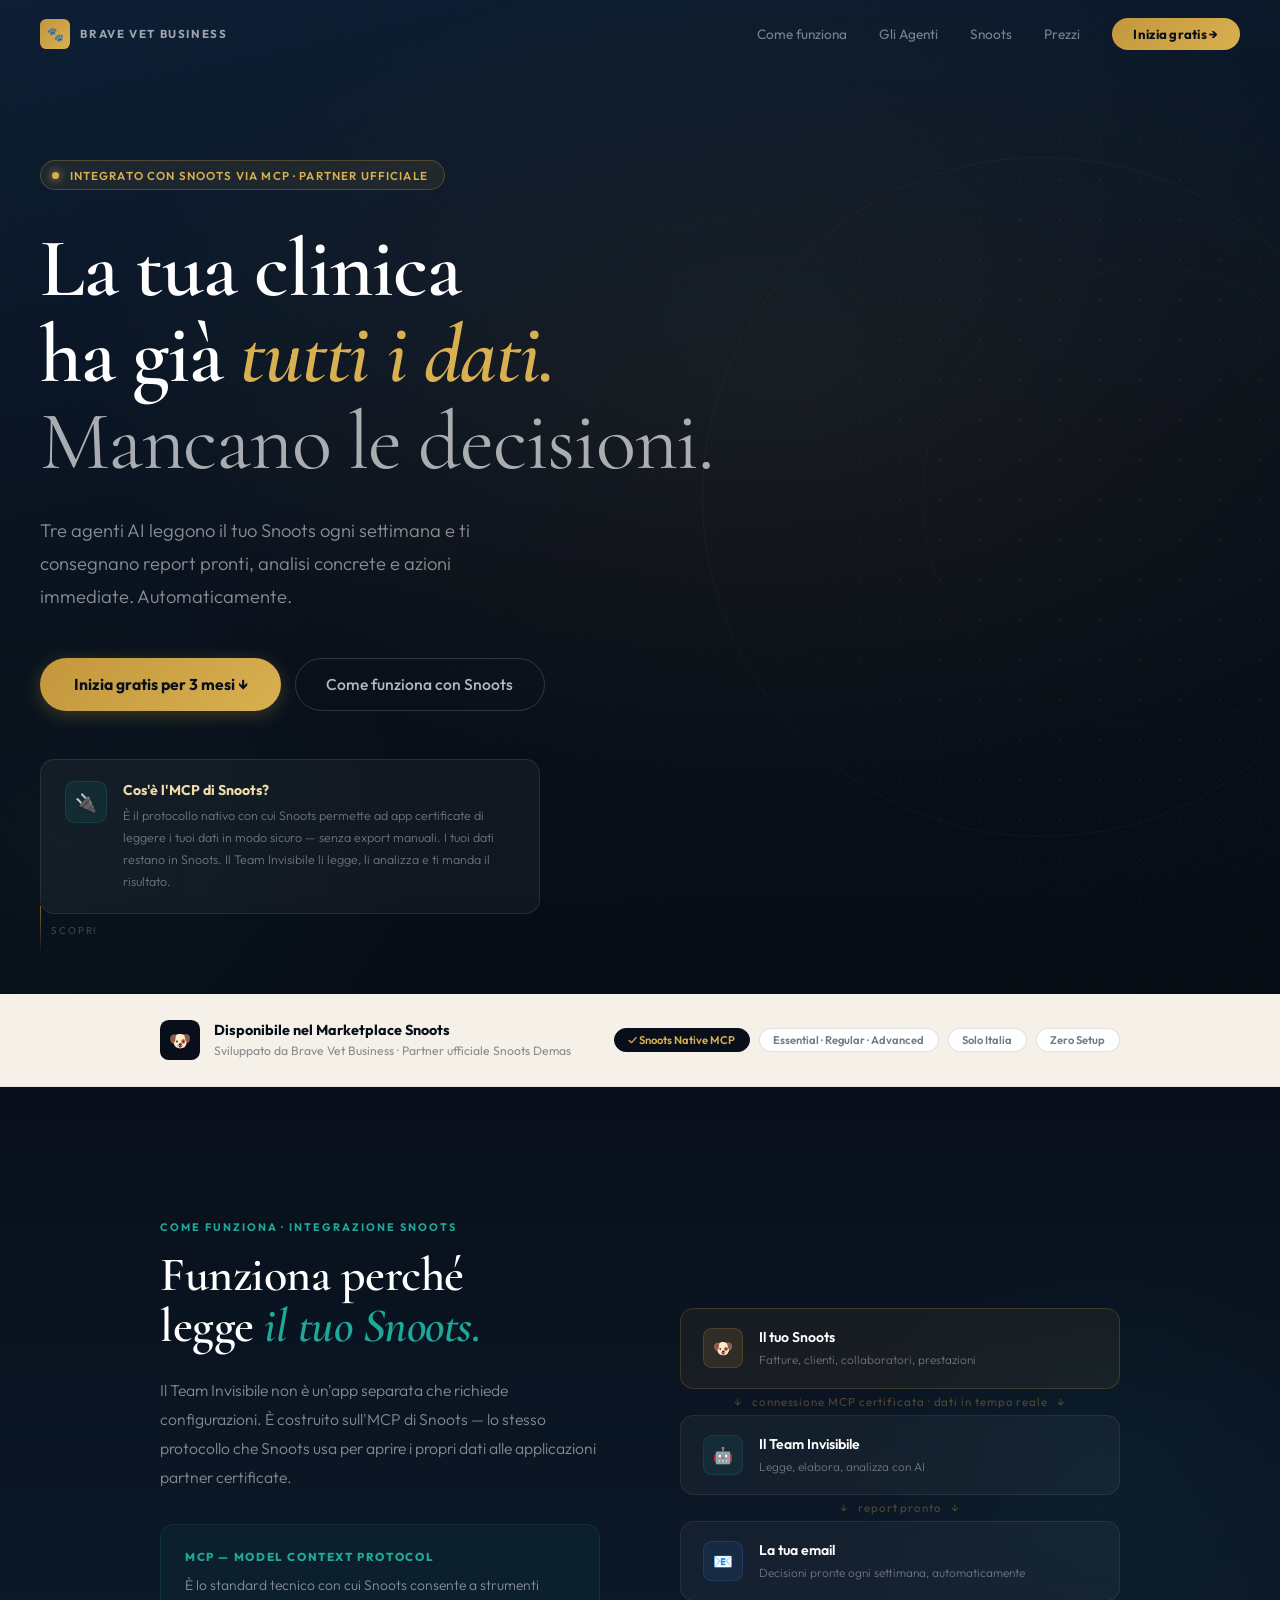
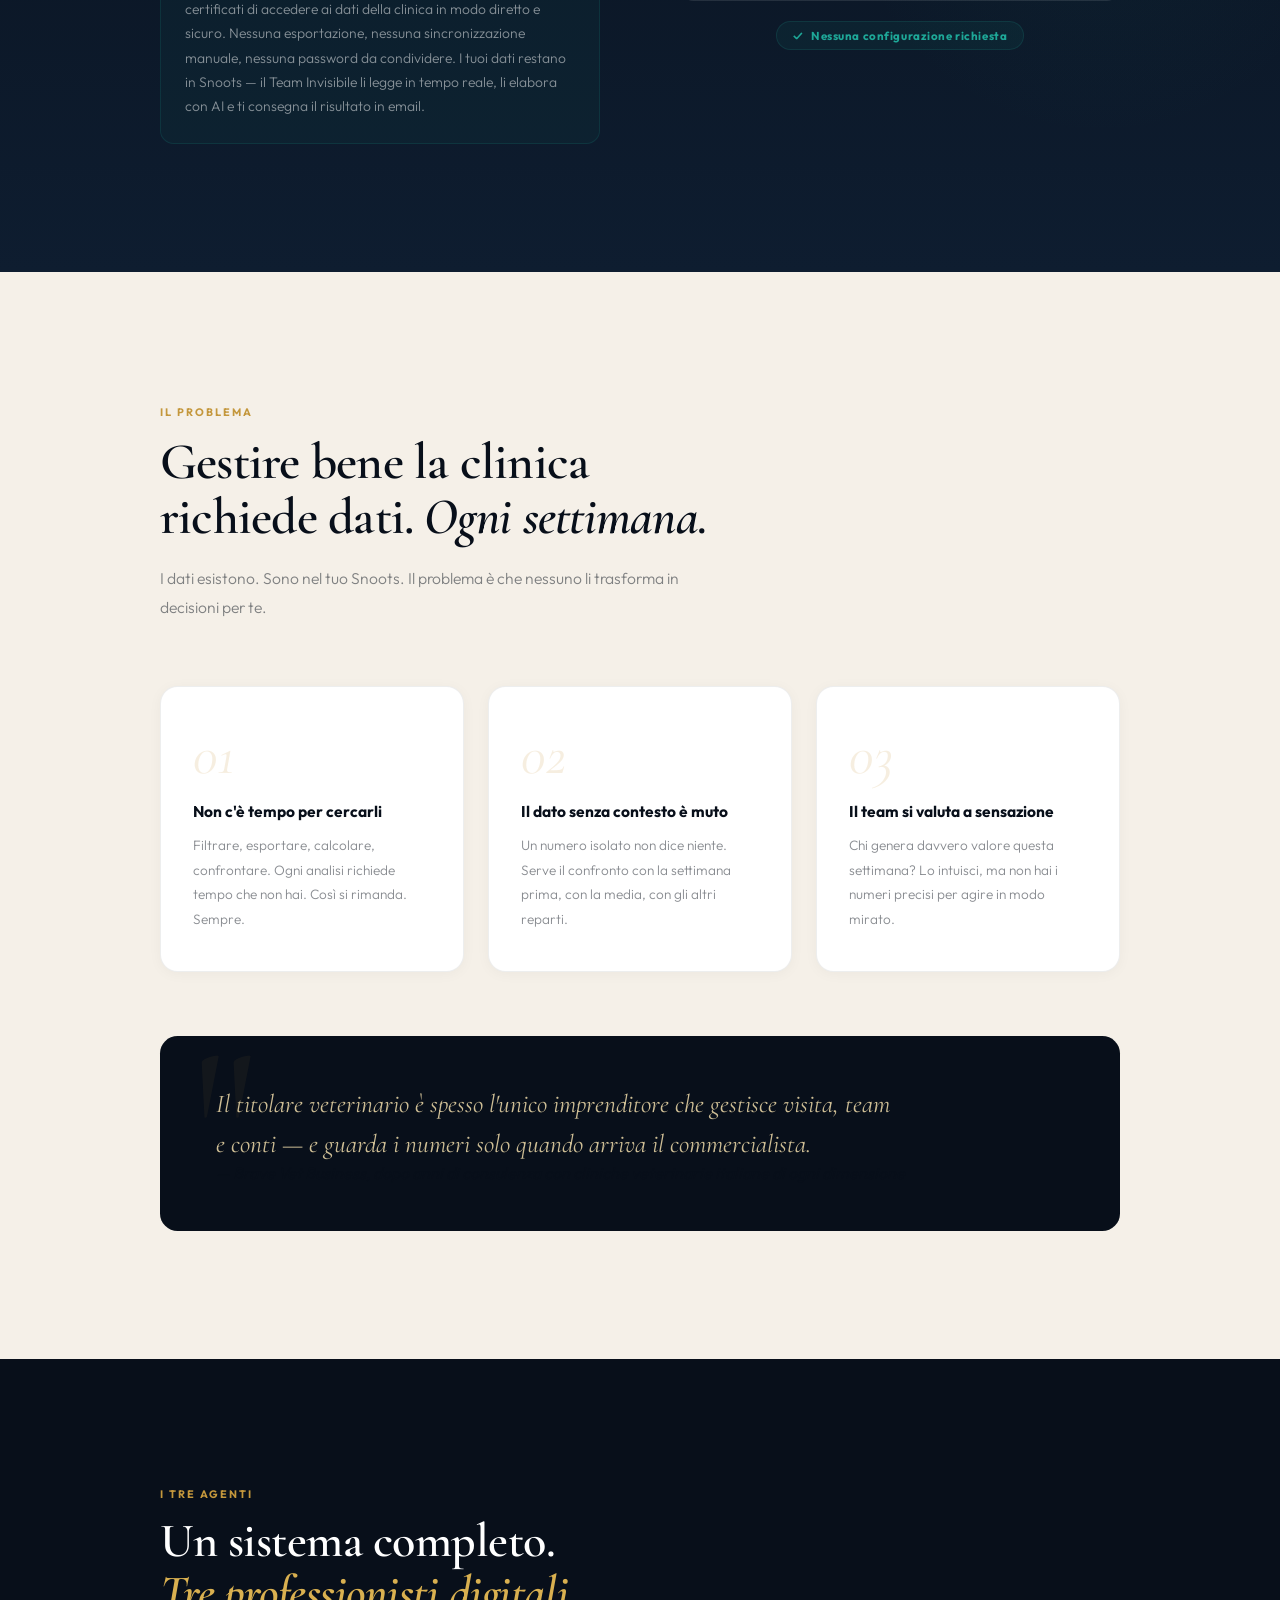
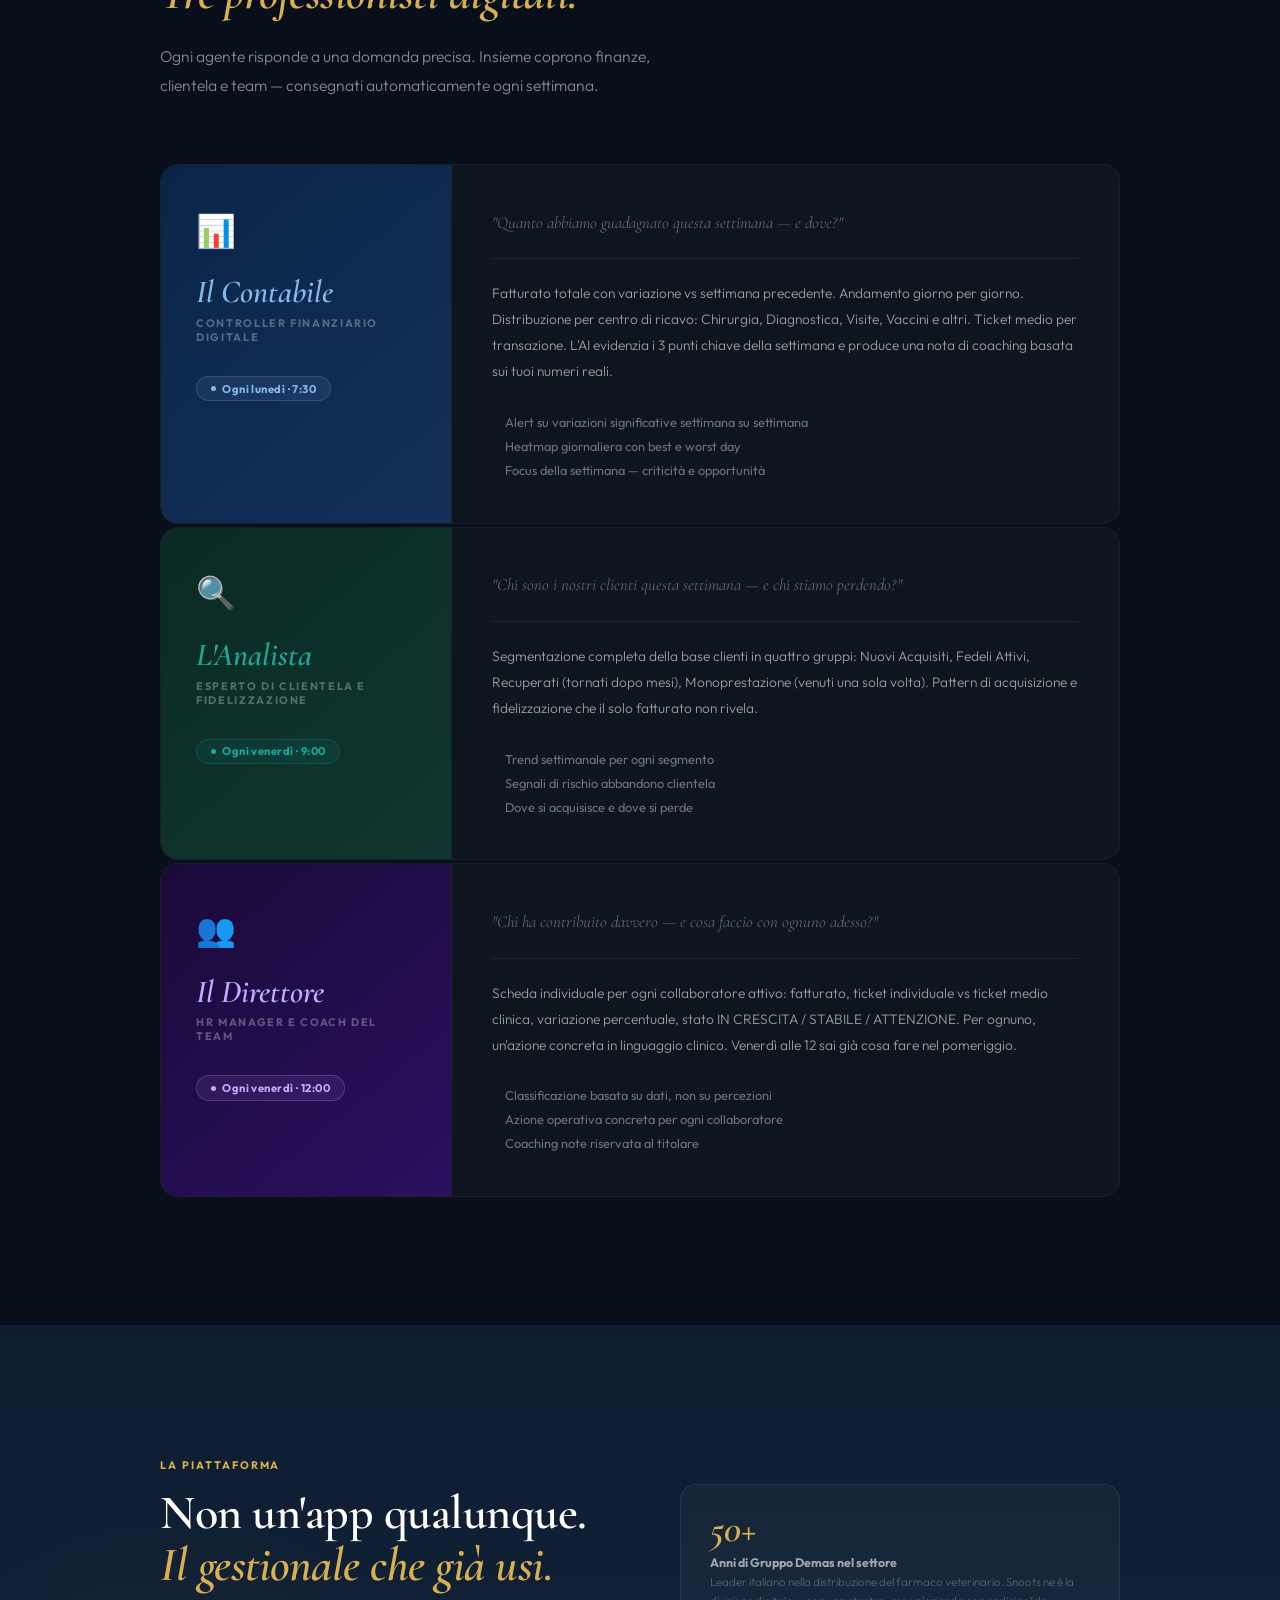
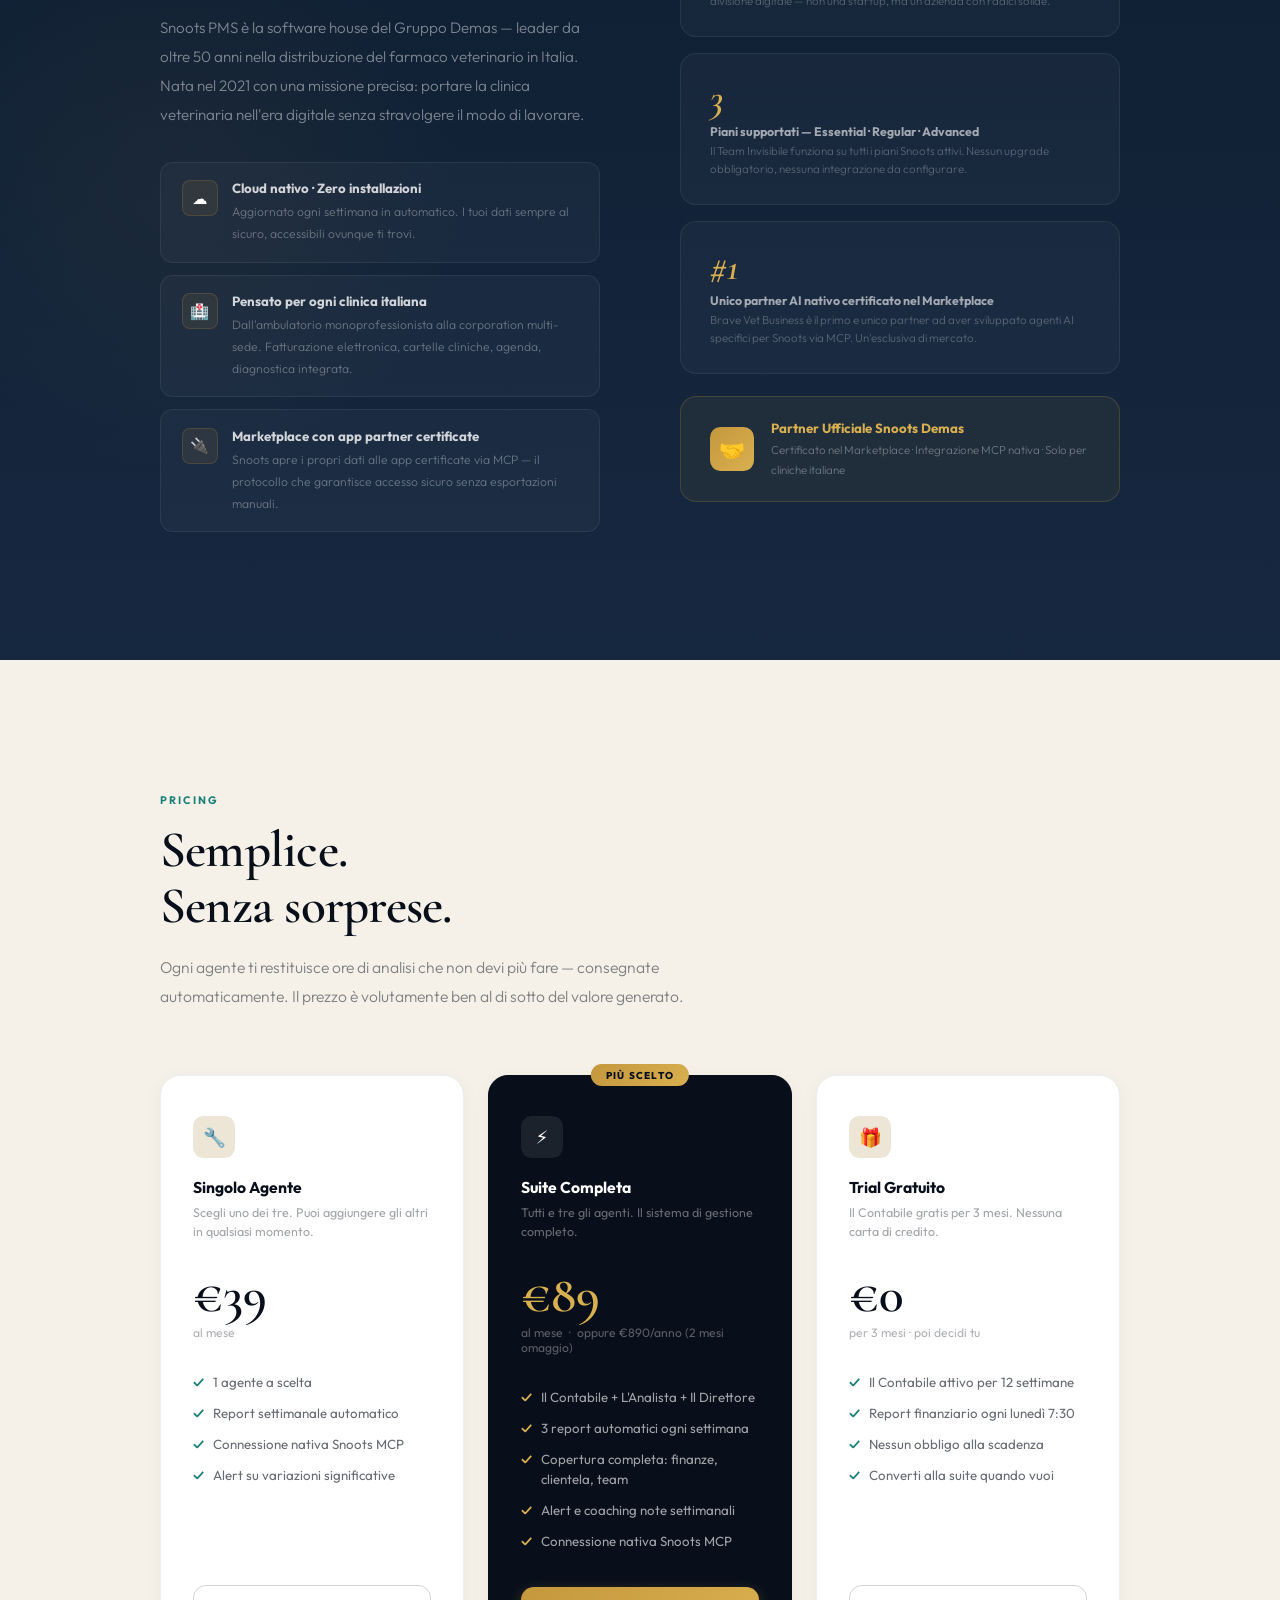
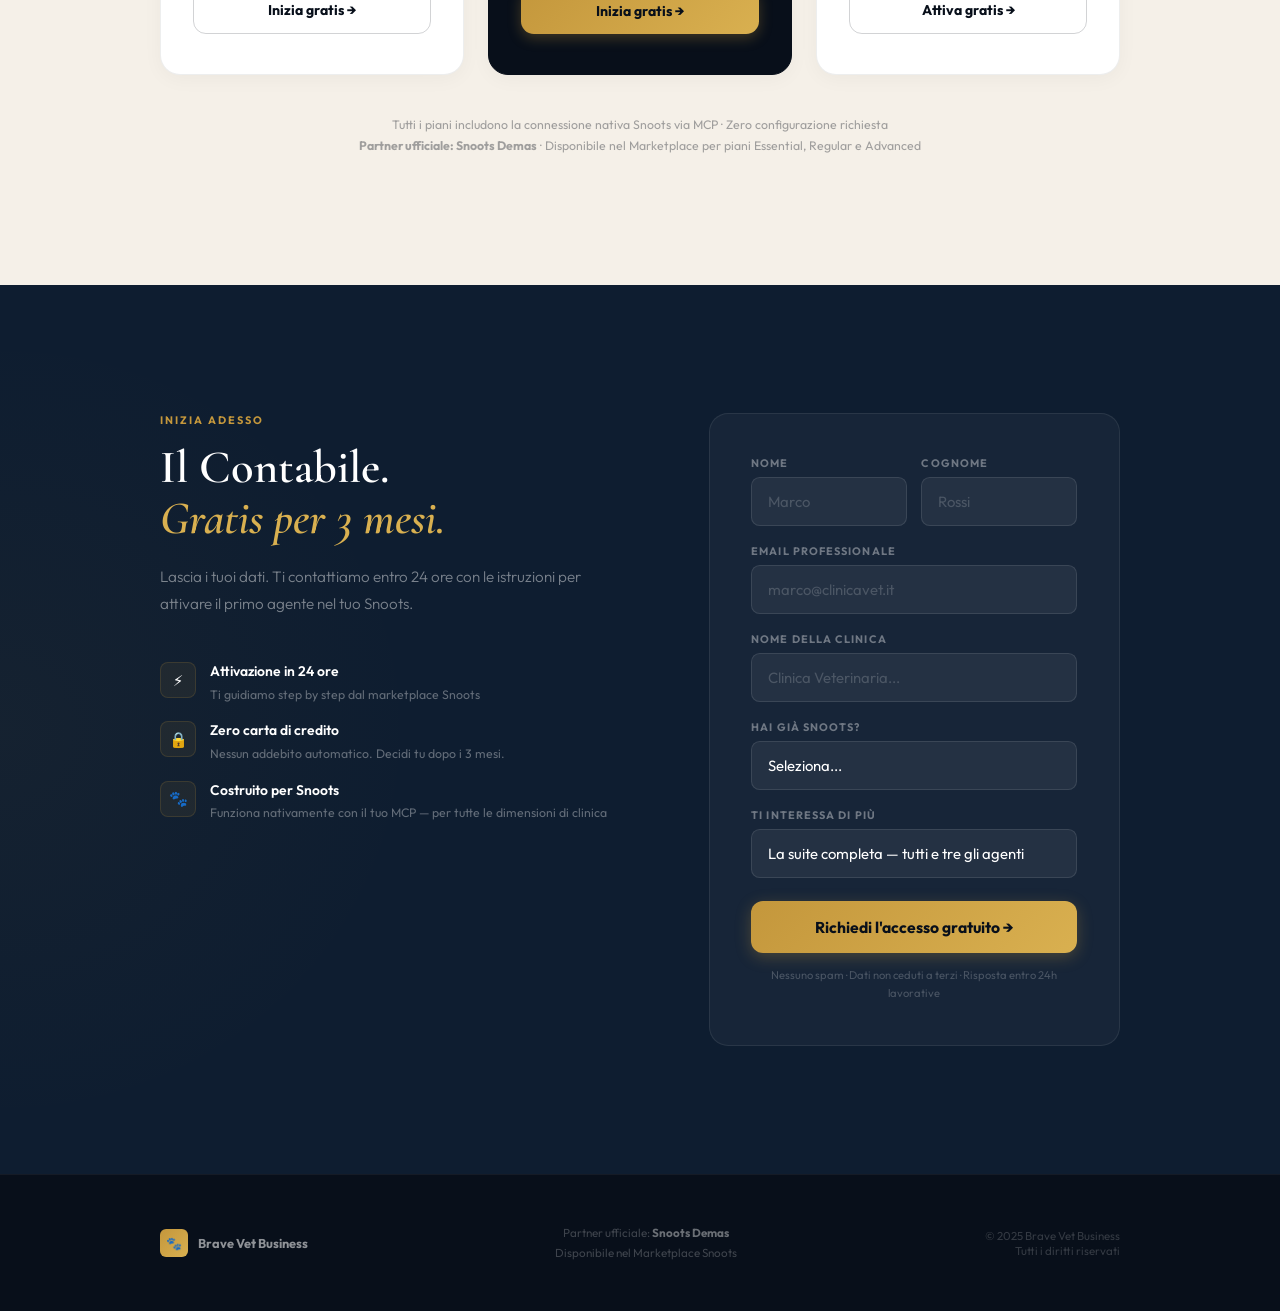
<file: il_team_invisibile_v2.html>
<!DOCTYPE html>
<html lang="it">
<head>
<meta charset="UTF-8">
<meta name="viewport" content="width=device-width, initial-scale=1.0">
<title>Il Team Invisibile — AI per Cliniche Veterinarie | Brave Vet Business</title>
<meta name="description" content="Tre agenti AI leggono i tuoi dati Snoots via MCP e ti consegnano ogni settimana le decisioni pronte. Zero configurazione. Gratis per 3 mesi.">
<link rel="preconnect" href="https://fonts.googleapis.com">
<link rel="preconnect" href="https://fonts.gstatic.com" crossorigin>
<link href="https://fonts.googleapis.com/css2?family=Cormorant+Garamond:ital,wght@0,400;0,600;0,700;1,400;1,600&family=Outfit:wght@300;400;500;600;700&display=swap" rel="stylesheet">
<style>
:root {
  --ink:          #080F1A;
  --ink-mid:      #0E1D30;
  --ink-soft:     #162840;
  --gold:         #C4973C;
  --gold-bright:  #D9B050;
  --gold-pale:    #F0DCAA;
  --gold-glow:    rgba(196,151,60,.15);
  --teal:         #178079;
  --teal-bright:  #1EA898;
  --cream:        #F5F0E8;
  --cream-mid:    #EDE5D5;
  --white:        #FFFFFF;
  --muted:        rgba(255,255,255,.42);
  --muted-dark:   rgba(8,15,26,.42);
  --serif:        'Cormorant Garamond', Georgia, serif;
  --sans:         'Outfit', system-ui, sans-serif;
}
*,*::before,*::after{box-sizing:border-box;margin:0;padding:0;}
html{scroll-behavior:smooth;}
body{
  font-family:var(--sans);
  background:var(--ink);
  color:var(--white);
  overflow-x:hidden;
  -webkit-font-smoothing:antialiased;
}

/* GRAIN */
body::after{
  content:'';position:fixed;inset:0;z-index:9999;pointer-events:none;
  background-image:url("data:image/svg+xml,%3Csvg xmlns='http://www.w3.org/2000/svg' width='200' height='200'%3E%3Cfilter id='n'%3E%3CfeTurbulence type='fractalNoise' baseFrequency='.9' numOctaves='4' stitchTiles='stitch'/%3E%3C/filter%3E%3Crect width='200' height='200' filter='url(%23n)' opacity='.04'/%3E%3C/svg%3E");
  opacity:.45;
}

/* ── NAV ── */
nav{
  position:fixed;top:0;left:0;right:0;z-index:500;
  padding:1.1rem 2.5rem;
  display:flex;align-items:center;justify-content:space-between;
  transition:background .4s,box-shadow .4s;
}
nav.scrolled{
  background:rgba(8,15,26,.94);
  backdrop-filter:blur(24px);
  box-shadow:0 1px 0 rgba(196,151,60,.12);
}
.nav-brand{display:flex;align-items:center;gap:.65rem;}
.nav-mark{
  width:30px;height:30px;border-radius:.4rem;
  background:linear-gradient(135deg,var(--gold),var(--gold-bright));
  display:flex;align-items:center;justify-content:center;font-size:.85rem;
}
.nav-name{font-size:.72rem;font-weight:700;letter-spacing:.14em;text-transform:uppercase;color:rgba(255,255,255,.6);}
.nav-links{display:flex;align-items:center;gap:2rem;}
.nav-link{font-size:.85rem;font-weight:400;color:rgba(255,255,255,.45);text-decoration:none;transition:color .2s;}
.nav-link:hover{color:rgba(255,255,255,.85);}
.nav-cta{
  background:linear-gradient(135deg,var(--gold),var(--gold-bright));
  color:var(--ink);font-weight:700;font-size:.82rem;
  padding:.52rem 1.35rem;border-radius:2rem;text-decoration:none;
  transition:all .25s;letter-spacing:.02em;
}
.nav-cta:hover{transform:translateY(-2px);box-shadow:0 8px 22px rgba(196,151,60,.38);}

/* ── HERO ── */
#hero{
  min-height:100vh;
  display:flex;flex-direction:column;justify-content:center;
  padding:10rem 2.5rem 5rem;
  position:relative;overflow:hidden;
}
.hero-bg{
  position:absolute;inset:0;z-index:0;
  background:
    radial-gradient(ellipse 85% 65% at 62% 38%, rgba(196,151,60,.08) 0%, transparent 65%),
    radial-gradient(ellipse 50% 60% at 5% 85%,  rgba(23,128,121,.06) 0%, transparent 55%),
    linear-gradient(168deg, #0C1E34 0%, var(--ink) 55%, #060C14 100%);
}
/* Decorative large rings */
.hero-ring{
  position:absolute;border-radius:50%;border:1px solid rgba(196,151,60,.06);
  top:50%;right:-8%;transform:translateY(-50%);
}
.hero-ring-1{width:680px;height:680px;}
.hero-ring-2{width:460px;height:460px;border-color:rgba(196,151,60,.04);}
.hero-dots{
  position:absolute;inset:0;
  background-image:radial-gradient(rgba(196,151,60,.1) 1px, transparent 1px);
  background-size:40px 40px;
  mask-image:radial-gradient(ellipse 45% 90% at 85% 50%, black 15%, transparent 75%);
}

.hero-content{position:relative;z-index:1;max-width:800px;}

/* MCP hero badge */
.hero-mcp-pill{
  display:inline-flex;align-items:center;gap:.65rem;
  background:rgba(196,151,60,.1);
  border:1px solid rgba(196,151,60,.3);
  border-radius:2rem;padding:.42rem 1rem .42rem .7rem;
  margin-bottom:2.2rem;
  opacity:0;animation:fadeUp .6s ease .1s forwards;
}
.pulse-dot{
  width:7px;height:7px;border-radius:50%;
  background:var(--gold-bright);
  box-shadow:0 0 8px var(--gold-bright);
  animation:pulseGlow 2.5s ease infinite;
}
@keyframes pulseGlow{
  0%,100%{box-shadow:0 0 5px var(--gold-bright);}
  50%{box-shadow:0 0 14px var(--gold-bright),0 0 28px rgba(196,151,60,.4);}
}
.hero-mcp-pill span{
  font-size:.72rem;font-weight:600;
  letter-spacing:.1em;text-transform:uppercase;color:var(--gold-bright);
}

.hero-h1{
  font-family:var(--serif);
  font-size:clamp(3.2rem,6.5vw,5.8rem);
  font-weight:600;line-height:1.04;letter-spacing:-.015em;
  margin-bottom:1.8rem;
  opacity:0;animation:fadeUp .7s ease .28s forwards;
}
.hero-h1 em{font-style:italic;color:var(--gold-bright);}
.hero-h1 .dim{font-weight:400;color:rgba(255,255,255,.65);}

.hero-sub{
  font-size:clamp(.95rem,1.8vw,1.15rem);font-weight:300;line-height:1.8;
  color:rgba(255,255,255,.52);max-width:500px;margin-bottom:2.8rem;
  opacity:0;animation:fadeUp .7s ease .44s forwards;
}
.hero-btns{
  display:flex;gap:.85rem;flex-wrap:wrap;margin-bottom:3rem;
  opacity:0;animation:fadeUp .7s ease .58s forwards;
}
.btn-gold{
  display:inline-flex;align-items:center;gap:.45rem;
  background:linear-gradient(135deg,var(--gold),var(--gold-bright));
  color:var(--ink);font-family:var(--sans);font-weight:700;font-size:.98rem;
  padding:.95rem 2.1rem;border-radius:2rem;text-decoration:none;border:none;cursor:pointer;
  transition:all .25s;box-shadow:0 4px 18px rgba(196,151,60,.28);
}
.btn-gold:hover{transform:translateY(-3px);box-shadow:0 14px 36px rgba(196,151,60,.42);}
.btn-ghost{
  display:inline-flex;align-items:center;gap:.45rem;
  background:transparent;color:rgba(255,255,255,.7);
  font-family:var(--sans);font-weight:500;font-size:.98rem;
  padding:.95rem 1.9rem;border-radius:2rem;text-decoration:none;
  border:1px solid rgba(255,255,255,.16);cursor:pointer;transition:all .25s;
}
.btn-ghost:hover{border-color:rgba(255,255,255,.4);color:var(--white);background:rgba(255,255,255,.04);}

/* MCP quick explanation box — right in hero */
.hero-mcp-box{
  display:flex;gap:1rem;align-items:flex-start;
  max-width:500px;
  padding:1.35rem 1.5rem;
  background:rgba(255,255,255,.04);
  border:1px solid rgba(255,255,255,.09);
  border-radius:.9rem;
  opacity:0;animation:fadeUp .7s ease .72s forwards;
}
.mcp-box-icon{
  width:42px;height:42px;flex-shrink:0;border-radius:.6rem;
  background:rgba(23,128,121,.14);border:1px solid rgba(23,128,121,.24);
  display:flex;align-items:center;justify-content:center;font-size:1.1rem;
}
.mcp-box-text strong{
  display:block;font-size:.88rem;font-weight:700;
  color:var(--gold-pale);margin-bottom:.3rem;
}
.mcp-box-text span{
  font-size:.78rem;font-weight:300;
  color:rgba(255,255,255,.4);line-height:1.6;
}

/* scroll hint */
.hero-scroll{
  position:absolute;bottom:2.5rem;left:2.5rem;z-index:1;
  display:flex;align-items:center;gap:.65rem;
  opacity:0;animation:fadeIn 1s ease 1.3s forwards;
}
.scroll-line{
  width:1px;height:48px;
  background:linear-gradient(to bottom,rgba(196,151,60,.65),transparent);
  animation:scrollPulse 2.2s ease infinite;
}
@keyframes scrollPulse{
  0%{transform:scaleY(0);transform-origin:top;}
  48%{transform:scaleY(1);transform-origin:top;}
  50%{transform-origin:bottom;}
  100%{transform:scaleY(0);transform-origin:bottom;}
}
.scroll-label{font-size:.62rem;letter-spacing:.18em;text-transform:uppercase;color:rgba(255,255,255,.22);}

/* ── SNOOTS PARTNER STRIP ── */
#strip{
  background:var(--cream);
  padding:1.6rem 2.5rem;
  border-bottom:1px solid rgba(8,15,26,.06);
}
.strip-inner{
  max-width:960px;margin:0 auto;
  display:flex;align-items:center;justify-content:space-between;gap:1.5rem;flex-wrap:wrap;
}
.strip-left{display:flex;align-items:center;gap:.9rem;}
.strip-icon{
  width:40px;height:40px;background:var(--ink);border-radius:.55rem;
  display:flex;align-items:center;justify-content:center;font-size:1.1rem;flex-shrink:0;
}
.strip-text strong{display:block;font-size:.9rem;font-weight:700;color:var(--ink);}
.strip-text span{font-size:.76rem;color:rgba(8,15,26,.45);}
.strip-tags{display:flex;gap:.55rem;flex-wrap:wrap;}
.stag{
  padding:.28rem .85rem;border-radius:2rem;font-size:.7rem;font-weight:600;
  border:1px solid rgba(8,15,26,.12);color:rgba(8,15,26,.55);background:white;
}
.stag.hi{background:var(--ink);color:var(--gold-bright);border-color:var(--ink);}

/* ── MCP SECTION ── */
#mcp{
  padding:8rem 2.5rem;
  background:linear-gradient(180deg,var(--ink) 0%,var(--ink-mid) 100%);
  position:relative;overflow:hidden;
}
.mcp-glow{
  position:absolute;right:-80px;top:50%;transform:translateY(-50%);
  width:520px;height:520px;border-radius:50%;
  background:radial-gradient(circle,rgba(23,128,121,.07) 0%,transparent 70%);
  pointer-events:none;
}
.mcp-layout{
  max-width:960px;margin:0 auto;
  display:grid;grid-template-columns:1fr 1fr;gap:5rem;align-items:center;
}
.stag-inline{
  display:inline-block;font-size:.68rem;font-weight:700;
  letter-spacing:.18em;text-transform:uppercase;
  color:var(--teal-bright);margin-bottom:1rem;
}
.h2{
  font-family:var(--serif);
  font-size:clamp(2rem,4vw,3rem);
  font-weight:600;line-height:1.08;letter-spacing:-.01em;margin-bottom:1.4rem;
}
.lead{
  font-size:.98rem;font-weight:300;line-height:1.85;
  color:rgba(255,255,255,.5);margin-bottom:2rem;
}
.mcp-def-box{
  padding:1.5rem;
  background:rgba(23,128,121,.07);
  border:1px solid rgba(23,128,121,.2);
  border-radius:.85rem;
}
.mcp-def-box strong{
  display:block;font-size:.72rem;font-weight:800;
  letter-spacing:.14em;text-transform:uppercase;
  color:var(--teal-bright);margin-bottom:.55rem;
}
.mcp-def-box p{
  font-size:.87rem;font-weight:300;line-height:1.75;
  color:rgba(255,255,255,.5);
}

/* MCP flow visual */
.mcp-flow{display:flex;flex-direction:column;gap:2px;}
.mfc{
  display:flex;align-items:center;gap:1rem;
  padding:1.2rem 1.35rem;
  background:rgba(255,255,255,.04);
  border:1px solid rgba(255,255,255,.07);
  border-radius:.85rem;
  transition:all .3s;
}
.mfc:hover{border-color:rgba(196,151,60,.18);background:rgba(255,255,255,.06);}
.mfc.highlighted{
  background:rgba(196,151,60,.07);
  border-color:rgba(196,151,60,.22);
}
.mfc-ico{
  width:40px;height:40px;flex-shrink:0;border-radius:.55rem;
  display:flex;align-items:center;justify-content:center;font-size:1rem;
}
.ico-g{background:rgba(196,151,60,.14);border:1px solid rgba(196,151,60,.22);}
.ico-t{background:rgba(23,128,121,.14);border:1px solid rgba(23,128,121,.22);}
.ico-b{background:rgba(59,130,246,.1);border:1px solid rgba(59,130,246,.18);}
.mfc-info strong{display:block;font-size:.88rem;font-weight:600;margin-bottom:.12rem;}
.mfc-info span{font-size:.74rem;color:rgba(255,255,255,.38);font-weight:300;}
.mcp-arr{
  text-align:center;padding:.22rem 0;
  font-size:.72rem;letter-spacing:.08em;
  color:rgba(196,151,60,.38);
}
.mcp-zero-cfg{
  display:flex;justify-content:center;margin-top:1.1rem;
}
.zero-badge{
  display:inline-flex;align-items:center;gap:.45rem;
  background:rgba(23,128,121,.1);border:1px solid rgba(23,128,121,.22);
  border-radius:2rem;padding:.38rem .95rem;
  font-size:.72rem;font-weight:700;color:var(--teal-bright);letter-spacing:.05em;
}

/* ── PROBLEMA ── */
#problema{
  padding:8rem 2.5rem;
  background:var(--cream);color:var(--ink);
}
.stag-dark{
  display:inline-block;font-size:.68rem;font-weight:700;
  letter-spacing:.18em;text-transform:uppercase;
  margin-bottom:1rem;
}
.h2-dark{
  font-family:var(--serif);
  font-size:clamp(2rem,4.5vw,3.2rem);
  font-weight:600;line-height:1.08;letter-spacing:-.015em;
  color:var(--ink);margin-bottom:1.2rem;
}
.lead-dark{
  font-size:.98rem;font-weight:300;line-height:1.85;
  color:rgba(8,15,26,.5);max-width:540px;margin-bottom:4rem;
}
.blocchi{display:grid;grid-template-columns:repeat(3,1fr);gap:1.5rem;}
.blocco{
  background:white;
  border:1px solid rgba(8,15,26,.07);
  border-radius:1.1rem;padding:2.5rem 2rem;
  position:relative;overflow:hidden;
  transition:all .3s;
  box-shadow:0 2px 14px rgba(0,0,0,.04);
}
.blocco::before{
  content:'';position:absolute;bottom:0;left:0;right:0;height:3px;
  background:linear-gradient(90deg,transparent,rgba(196,151,60,.4),transparent);
  transform:scaleX(0);transition:transform .3s;
}
.blocco:hover{transform:translateY(-5px);box-shadow:0 18px 45px rgba(0,0,0,.09);}
.blocco:hover::before{transform:scaleX(1);}
.bnum{
  font-family:var(--serif);font-size:3.5rem;font-style:italic;
  color:rgba(196,151,60,.16);line-height:1;margin-bottom:1.1rem;
}
.blocco h3{font-size:.97rem;font-weight:700;color:var(--ink);margin-bottom:.65rem;line-height:1.4;}
.blocco p{font-size:.85rem;color:rgba(8,15,26,.48);line-height:1.8;font-weight:300;}

.quote-block{
  margin-top:4rem;
  padding:3rem 3.5rem;
  background:var(--ink);
  border-radius:1.1rem;
  position:relative;overflow:hidden;
}
.quote-block::before{
  content:'"';font-family:var(--serif);
  font-size:14rem;line-height:.75;
  color:rgba(196,151,60,.06);
  position:absolute;top:.5rem;left:2rem;
}
.quote-block blockquote{
  font-family:var(--serif);font-style:italic;font-weight:400;
  font-size:clamp(1.15rem,2.2vw,1.6rem);line-height:1.55;
  color:rgba(240,220,170,.85);max-width:680px;position:relative;z-index:1;
}
.quote-cite{
  display:block;margin-top:1.25rem;
  font-family:var(--sans);font-style:normal;
  font-size:.75rem;font-weight:500;letter-spacing:.07em;
  color:rgba(255,255,255,.27);
}

/* ── AGENTI ── */
#agenti{padding:8rem 2.5rem;background:var(--ink);}
.agenti-stack{display:flex;flex-direction:column;gap:3px;margin-top:4rem;}

.agent-card{
  display:grid;grid-template-columns:290px 1fr;
  border-radius:1.1rem;overflow:hidden;
  border:1px solid rgba(255,255,255,.07);
  transition:all .35s;
}
.agent-card:hover{
  border-color:rgba(255,255,255,.14);
  box-shadow:0 24px 60px rgba(0,0,0,.35);
  transform:scale(1.003) translateY(-2px);
}
.ac-left{padding:2.8rem 2.2rem;display:flex;flex-direction:column;}
.ac-right{
  padding:2.8rem 2.5rem;
  border-left:1px solid rgba(255,255,255,.06);
  display:flex;flex-direction:column;
}

/* Per-agent colour themes */
.ag-c .ac-left{background:linear-gradient(140deg,#0B2548,#13305A);}
.ag-c .ac-right{background:rgba(255,255,255,.024);}
.ag-c .ac-name,.ag-c .af-dot{color:#85BAE8;}
.ag-c .ac-chip{background:rgba(133,186,232,.09);border-color:rgba(133,186,232,.22);color:#85BAE8;}

.ag-a .ac-left{background:linear-gradient(140deg,#0B2A24,#0F3630);}
.ag-a .ac-right{background:rgba(255,255,255,.024);}
.ag-a .ac-name,.ag-a .af-dot{color:var(--teal-bright);}
.ag-a .ac-chip{background:rgba(30,168,152,.09);border-color:rgba(30,168,152,.22);color:var(--teal-bright);}

.ag-d .ac-left{background:linear-gradient(140deg,#1A0A38,#2A1060);}
.ag-d .ac-right{background:rgba(255,255,255,.024);}
.ag-d .ac-name,.ag-d .af-dot{color:#C5AAFF;}
.ag-d .ac-chip{background:rgba(197,170,255,.09);border-color:rgba(197,170,255,.22);color:#C5AAFF;}

.ac-emoji{font-size:2rem;margin-bottom:1.4rem;}
.ac-name{
  font-family:var(--serif);font-size:2rem;font-style:italic;font-weight:600;
  margin-bottom:.3rem;
}
.ac-role{
  font-size:.68rem;font-weight:700;letter-spacing:.15em;text-transform:uppercase;
  color:rgba(255,255,255,.3);margin-bottom:auto;padding-bottom:2rem;
}
.ac-chip{
  display:inline-flex;align-items:center;gap:.4rem;
  border:1px solid;border-radius:2rem;
  padding:.3rem .85rem;font-size:.7rem;font-weight:700;
  width:fit-content;letter-spacing:.04em;
}
.chip-dot{width:5px;height:5px;border-radius:50%;background:currentColor;}

.ac-q{
  font-family:var(--serif);font-style:italic;
  font-size:1.05rem;color:rgba(255,255,255,.35);
  line-height:1.55;margin-bottom:1.4rem;
  padding-bottom:1.4rem;border-bottom:1px solid rgba(255,255,255,.06);
}
.ac-desc{
  font-size:.86rem;font-weight:300;line-height:1.88;
  color:rgba(255,255,255,.58);margin-bottom:1.8rem;flex:1;
}
.ac-feats{display:flex;flex-direction:column;gap:.5rem;}
.ac-feat{display:flex;align-items:center;gap:.65rem;font-size:.8rem;color:rgba(255,255,255,.4);}
.af-dot{width:3px;height:3px;border-radius:50%;flex-shrink:0;}

/* ── SNOOTS PARTNER ── */
#snoots-partner{
  padding:8rem 2.5rem;
  background:linear-gradient(180deg,var(--ink-mid) 0%,var(--ink-soft) 100%);
  position:relative;overflow:hidden;
}
#snoots-partner::before{
  content:'';position:absolute;left:-120px;top:50%;transform:translateY(-50%);
  width:600px;height:600px;border-radius:50%;
  background:radial-gradient(circle,rgba(196,151,60,.05) 0%,transparent 68%);
  pointer-events:none;
}
.sp-layout{
  max-width:960px;margin:0 auto;
  display:grid;grid-template-columns:1fr 1fr;gap:5rem;align-items:center;
}
.sp-tag{
  display:inline-block;font-size:.68rem;font-weight:700;
  letter-spacing:.18em;text-transform:uppercase;
  color:var(--gold-bright);margin-bottom:1rem;
}
.sp-lead{
  font-size:.95rem;font-weight:300;line-height:1.9;
  color:rgba(255,255,255,.45);margin-bottom:2rem;
}
.sp-pillars{display:flex;flex-direction:column;gap:.75rem;margin-top:.5rem;}
.sp-pillar{
  display:flex;align-items:flex-start;gap:.9rem;
  padding:1.1rem 1.3rem;
  background:rgba(255,255,255,.03);
  border:1px solid rgba(255,255,255,.07);
  border-radius:.8rem;
  transition:border-color .3s;
}
.sp-pillar:hover{border-color:rgba(196,151,60,.18);}
.sp-pillar-ico{
  width:36px;height:36px;flex-shrink:0;border-radius:.5rem;
  display:flex;align-items:center;justify-content:center;font-size:.95rem;
  background:rgba(196,151,60,.1);border:1px solid rgba(196,151,60,.2);
}
.sp-pillar-text strong{
  display:block;font-size:.83rem;font-weight:700;color:rgba(255,255,255,.8);margin-bottom:.22rem;
}
.sp-pillar-text span{
  font-size:.76rem;font-weight:300;color:rgba(255,255,255,.35);line-height:1.65;
}
/* Right column — stat cards + badge */
.sp-cards{display:flex;flex-direction:column;gap:1rem;}
.sp-stat{
  padding:1.6rem 1.8rem;
  background:rgba(255,255,255,.03);
  border:1px solid rgba(255,255,255,.07);
  border-radius:1rem;
  transition:all .3s;
  position:relative;overflow:hidden;
}
.sp-stat::after{
  content:'';position:absolute;bottom:0;left:0;right:0;height:2px;
  background:linear-gradient(90deg,transparent,rgba(196,151,60,.35),transparent);
  transform:scaleX(0);transition:transform .35s;
}
.sp-stat:hover{border-color:rgba(196,151,60,.2);transform:translateY(-3px);}
.sp-stat:hover::after{transform:scaleX(1);}
.sp-stat-val{
  font-family:var(--serif);font-size:2.4rem;font-style:italic;font-weight:600;
  color:var(--gold-bright);line-height:1;margin-bottom:.4rem;
}
.sp-stat-label{font-size:.77rem;font-weight:700;color:rgba(255,255,255,.6);margin-bottom:.18rem;}
.sp-stat-sub{font-size:.72rem;font-weight:300;color:rgba(255,255,255,.28);line-height:1.6;}
/* Partner badge */
.sp-badge{
  margin-top:1.4rem;
  padding:1.4rem 1.8rem;
  background:rgba(196,151,60,.07);
  border:1px solid rgba(196,151,60,.22);
  border-radius:1rem;
  display:flex;align-items:center;gap:1.1rem;
}
.sp-badge-logo{
  width:44px;height:44px;flex-shrink:0;border-radius:.65rem;
  background:linear-gradient(135deg,var(--gold),var(--gold-bright));
  display:flex;align-items:center;justify-content:center;font-size:1.3rem;
}
.sp-badge-text strong{
  display:block;font-size:.83rem;font-weight:700;color:var(--gold-bright);margin-bottom:.15rem;
}
.sp-badge-text span{
  font-size:.72rem;font-weight:300;color:rgba(255,255,255,.35);
}
@media(max-width:700px){
  .sp-layout{grid-template-columns:1fr;}
}

/* ── PRICING ── */
#pricing{padding:8rem 2.5rem;background:var(--cream);color:var(--ink);}
.pricing-grid{
  display:grid;grid-template-columns:repeat(3,1fr);
  gap:1.5rem;max-width:960px;margin:4rem auto 0;align-items:stretch;
}
.pc{
  background:white;border:1.5px solid rgba(8,15,26,.07);
  border-radius:1.25rem;padding:2.5rem 2rem;
  display:flex;flex-direction:column;
  box-shadow:0 4px 20px rgba(0,0,0,.04);
  transition:all .3s;position:relative;
}
.pc:hover{transform:translateY(-6px);box-shadow:0 22px 55px rgba(0,0,0,.1);}
.pc.feat{background:var(--ink);border-color:var(--ink);color:white;}
.pc-star{
  position:absolute;top:-12px;left:50%;transform:translateX(-50%);
  background:linear-gradient(135deg,var(--gold),var(--gold-bright));
  color:var(--ink);font-size:.62rem;font-weight:800;
  letter-spacing:.12em;text-transform:uppercase;
  padding:.28rem .95rem;border-radius:2rem;white-space:nowrap;
}
.pc-ico{
  width:42px;height:42px;border-radius:.65rem;
  display:flex;align-items:center;justify-content:center;font-size:1.15rem;
  margin-bottom:1.2rem;
}
.pc:not(.feat) .pc-ico{background:var(--cream-mid);}
.pc.feat .pc-ico{background:rgba(255,255,255,.08);}
.pc-name{font-size:.98rem;font-weight:700;margin-bottom:.35rem;}
.pc:not(.feat) .pc-name{color:var(--ink);}
.pc-sub{font-size:.78rem;line-height:1.55;color:rgba(8,15,26,.38);margin-bottom:1.8rem;}
.pc.feat .pc-sub{color:rgba(255,255,255,.38);}
.pc-price{font-family:var(--serif);font-size:3.2rem;font-weight:600;line-height:1;margin-bottom:.2rem;}
.pc:not(.feat) .pc-price{color:var(--ink);}
.pc.feat .pc-price{color:var(--gold-bright);}
.pc-period{font-size:.76rem;color:rgba(8,15,26,.33);margin-bottom:2rem;}
.pc.feat .pc-period{color:rgba(255,255,255,.33);}
.pc-list{list-style:none;flex:1;display:flex;flex-direction:column;gap:.65rem;margin-bottom:2.2rem;}
.pc-list li{
  font-size:.83rem;line-height:1.55;
  display:flex;align-items:flex-start;gap:.55rem;
  color:rgba(8,15,26,.62);
}
.pc.feat .pc-list li{color:rgba(255,255,255,.62);}
.pc-list li::before{content:'✓';font-weight:700;flex-shrink:0;}
.pc:not(.feat) .pc-list li::before{color:var(--teal);}
.pc.feat .pc-list li::before{color:var(--gold-bright);}
.pc-btn{
  display:block;text-align:center;padding:.92rem;
  border-radius:.8rem;font-family:var(--sans);font-weight:700;font-size:.88rem;
  text-decoration:none;border:none;cursor:pointer;transition:all .25s;
}
.btn-outline-dark{background:transparent;color:var(--ink);border:1.5px solid rgba(8,15,26,.18);}
.btn-outline-dark:hover{background:var(--ink);color:white;}
.btn-gold-fill{
  background:linear-gradient(135deg,var(--gold),var(--gold-bright));
  color:var(--ink);box-shadow:0 4px 14px rgba(196,151,60,.3);
}
.btn-gold-fill:hover{transform:translateY(-2px);box-shadow:0 10px 26px rgba(196,151,60,.42);}
.pricing-note{
  text-align:center;margin-top:2.5rem;
  font-size:.77rem;color:rgba(8,15,26,.36);line-height:1.7;
}

/* ── FORM ── */
#contatto{
  padding:8rem 2.5rem;
  background:var(--ink-mid);
  position:relative;overflow:hidden;
}
#contatto::before{
  content:'';position:absolute;inset:0;
  background:radial-gradient(ellipse 55% 75% at 0 50%,rgba(196,151,60,.04) 0%,transparent 60%);
  pointer-events:none;
}
.contatto-grid{
  max-width:960px;margin:0 auto;
  display:grid;grid-template-columns:1.1fr 1fr;gap:6rem;align-items:start;
  position:relative;z-index:1;
}
.cl-tag{font-size:.68rem;font-weight:700;letter-spacing:.18em;text-transform:uppercase;color:var(--gold);display:block;margin-bottom:.9rem;}
.cl-h2{font-family:var(--serif);font-size:clamp(2rem,4vw,2.9rem);font-weight:600;line-height:1.1;margin-bottom:1.2rem;}
.cl-lead{font-size:.95rem;font-weight:300;line-height:1.8;color:rgba(255,255,255,.45);margin-bottom:2.8rem;}
.promises{display:flex;flex-direction:column;gap:1.1rem;}
.promise{display:flex;align-items:flex-start;gap:.9rem;}
.p-icon{
  width:36px;height:36px;flex-shrink:0;border-radius:.5rem;
  background:rgba(196,151,60,.08);border:1px solid rgba(196,151,60,.17);
  display:flex;align-items:center;justify-content:center;font-size:.95rem;
}
.p-body strong{display:block;font-size:.87rem;font-weight:600;margin-bottom:.15rem;}
.p-body span{font-size:.77rem;color:rgba(255,255,255,.35);line-height:1.55;}

.form-box{
  background:rgba(255,255,255,.04);
  border:1px solid rgba(255,255,255,.08);
  border-radius:1.2rem;padding:2.6rem;
}
.fg{margin-bottom:1.1rem;}
.fg label{
  display:block;font-size:.68rem;font-weight:700;
  letter-spacing:.1em;text-transform:uppercase;
  color:rgba(255,255,255,.38);margin-bottom:.45rem;
}
.fg input,.fg select{
  width:100%;background:rgba(255,255,255,.06);
  border:1px solid rgba(255,255,255,.1);
  border-radius:.55rem;padding:.88rem 1rem;
  font-family:var(--sans);font-size:.93rem;
  color:white;outline:none;transition:all .2s;
  -webkit-appearance:none;
}
.fg input:focus,.fg select:focus{
  border-color:rgba(196,151,60,.48);
  background:rgba(255,255,255,.08);
  box-shadow:0 0 0 3px rgba(196,151,60,.07);
}
.fg input::placeholder{color:rgba(255,255,255,.18);}
.fg select option{background:var(--ink);}
.fg-row{display:grid;grid-template-columns:1fr 1fr;gap:.9rem;}
.form-submit{
  width:100%;padding:1rem;margin-top:.35rem;
  background:linear-gradient(135deg,var(--gold),var(--gold-bright));
  color:var(--ink);border:none;border-radius:.75rem;
  font-family:var(--sans);font-weight:700;font-size:.98rem;
  cursor:pointer;transition:all .25s;
  box-shadow:0 4px 16px rgba(196,151,60,.3);
}
.form-submit:hover{transform:translateY(-2px);box-shadow:0 10px 28px rgba(196,151,60,.42);}
.form-privacy{
  text-align:center;margin-top:.9rem;
  font-size:.7rem;color:rgba(255,255,255,.22);line-height:1.6;
}
.form-ok{display:none;text-align:center;padding:2rem 1rem;}
.form-ok.show{display:block;}
.ok-ico{font-size:2.6rem;margin-bottom:.9rem;}
.ok-title{font-family:var(--serif);font-style:italic;font-size:1.55rem;color:var(--gold-bright);margin-bottom:.7rem;}
.ok-body{font-size:.87rem;color:rgba(255,255,255,.4);line-height:1.7;}

/* ── FOOTER ── */
footer{
  background:var(--ink);
  border-top:1px solid rgba(255,255,255,.05);
  padding:3rem 2.5rem;
}
.footer-inner{
  max-width:960px;margin:0 auto;
  display:flex;align-items:center;justify-content:space-between;
  flex-wrap:wrap;gap:1.5rem;
}
.footer-brand{display:flex;align-items:center;gap:.6rem;}
.f-mark{
  width:28px;height:28px;border-radius:.38rem;
  background:linear-gradient(135deg,var(--gold),var(--gold-bright));
  display:flex;align-items:center;justify-content:center;font-size:.8rem;
}
.f-name{font-size:.8rem;font-weight:700;color:rgba(255,255,255,.55);}
.footer-mid{font-size:.73rem;color:rgba(255,255,255,.22);text-align:center;line-height:1.7;}
.footer-mid strong{color:rgba(255,255,255,.4);}
.footer-copy{font-size:.72rem;color:rgba(255,255,255,.18);text-align:right;}

/* ── SHARED UTILS ── */
.w{max-width:960px;margin:0 auto;}
@keyframes fadeUp{
  from{opacity:0;transform:translateY(22px);}
  to{opacity:1;transform:translateY(0);}
}
@keyframes fadeIn{from{opacity:0;}to{opacity:1;}}
.reveal{opacity:0;transform:translateY(26px);transition:opacity .65s ease,transform .65s ease;}
.reveal.visible{opacity:1;transform:translateY(0);}
.d1{transition-delay:.1s;}
.d2{transition-delay:.2s;}
.d3{transition-delay:.3s;}

/* ── RESPONSIVE ── */
@media(max-width:860px){
  nav{padding:1rem 1.5rem;}
  .nav-links .nav-link{display:none;}
  #hero{padding:8rem 1.5rem 4rem;}
  .mcp-layout{grid-template-columns:1fr;gap:3rem;}
  .blocchi{grid-template-columns:1fr;}
  .agent-card{grid-template-columns:1fr;}
  .ac-right{border-left:none;border-top:1px solid rgba(255,255,255,.06);}
  .pricing-grid{grid-template-columns:1fr;}
  .contatto-grid{grid-template-columns:1fr;gap:3.5rem;}
  .footer-inner{flex-direction:column;align-items:center;text-align:center;}
  .footer-copy{text-align:center;}
  #mcp,#problema,#agenti,#pricing,#contatto{padding:5rem 1.5rem;}
  .strip-inner{flex-direction:column;gap:1rem;}
}
</style>
</head>
<body>

<!-- NAV -->
<nav id="nav">
  <div class="nav-brand">
    <div class="nav-mark">🐾</div>
    <div class="nav-name">Brave Vet Business</div>
  </div>
  <div class="nav-links">
    <a href="#mcp" class="nav-link">Come funziona</a>
    <a href="#agenti" class="nav-link">Gli Agenti</a>
    <a href="#snoots-partner" class="nav-link">Snoots</a>
    <a href="#pricing" class="nav-link">Prezzi</a>
    <a href="#contatto" class="nav-cta">Inizia gratis →</a>
  </div>
</nav>

<!-- HERO -->
<section id="hero">
  <div class="hero-bg"></div>
  <div class="hero-ring hero-ring-1"></div>
  <div class="hero-ring hero-ring-2"></div>
  <div class="hero-dots"></div>

  <div class="hero-content">
    <div class="hero-mcp-pill">
      <div class="pulse-dot"></div>
      <span>Integrato con Snoots via MCP · Partner ufficiale</span>
    </div>

    <h1 class="hero-h1">
      La tua clinica<br>
      ha già <em>tutti i dati.</em><br>
      <span class="dim">Mancano le decisioni.</span>
    </h1>

    <p class="hero-sub">
      Tre agenti AI leggono il tuo Snoots ogni settimana e ti consegnano report pronti, analisi concrete e azioni immediate. Automaticamente.
    </p>

    <div class="hero-btns">
      <a href="#contatto" class="btn-gold">Inizia gratis per 3 mesi ↓</a>
      <a href="#mcp" class="btn-ghost">Come funziona con Snoots</a>
    </div>

    <!-- MCP quick explanation — visibile subito nell'hero -->
    <div class="hero-mcp-box">
      <div class="mcp-box-icon">🔌</div>
      <div class="mcp-box-text">
        <strong>Cos'è l'MCP di Snoots?</strong>
        <span>È il protocollo nativo con cui Snoots permette ad app certificate di leggere i tuoi dati in modo sicuro — senza export manuali. I tuoi dati restano in Snoots. Il Team Invisibile li legge, li analizza e ti manda il risultato.</span>
      </div>
    </div>
  </div>

  <div class="hero-scroll">
    <div class="scroll-line"></div>
    <span class="scroll-label">Scopri</span>
  </div>
</section>

<!-- PARTNER STRIP -->
<div id="strip">
  <div class="strip-inner">
    <div class="strip-left">
      <div class="strip-icon">🐶</div>
      <div class="strip-text">
        <strong>Disponibile nel Marketplace Snoots</strong>
        <span>Sviluppato da Brave Vet Business · Partner ufficiale Snoots Demas</span>
      </div>
    </div>
    <div class="strip-tags">
      <span class="stag hi">✓ Snoots Native MCP</span>
      <span class="stag">Essential · Regular · Advanced</span>
      <span class="stag">Solo Italia</span>
      <span class="stag">Zero Setup</span>
    </div>
  </div>
</div>

<!-- MCP SECTION -->
<section id="mcp">
  <div class="mcp-glow"></div>
  <div class="mcp-layout">

    <div class="reveal">
      <span class="stag-inline">Come funziona · Integrazione Snoots</span>
      <h2 class="h2">
        Funziona perché<br>
        legge <em style="font-style:italic;color:var(--teal-bright)">il tuo Snoots.</em>
      </h2>
      <p class="lead">
        Il Team Invisibile non è un'app separata che richiede configurazioni. È costruito sull'MCP di Snoots — lo stesso protocollo che Snoots usa per aprire i propri dati alle applicazioni partner certificate.
      </p>
      <div class="mcp-def-box">
        <strong>MCP — Model Context Protocol</strong>
        <p>È lo standard tecnico con cui Snoots consente a strumenti certificati di accedere ai dati della clinica in modo diretto e sicuro. Nessuna esportazione, nessuna sincronizzazione manuale, nessuna password da condividere. I tuoi dati restano in Snoots — il Team Invisibile li legge in tempo reale, li elabora con AI e ti consegna il risultato in email.</p>
      </div>
    </div>

    <div class="mcp-flow reveal d2">
      <div class="mfc highlighted">
        <div class="mfc-ico ico-g">🐶</div>
        <div class="mfc-info">
          <strong>Il tuo Snoots</strong>
          <span>Fatture, clienti, collaboratori, prestazioni</span>
        </div>
      </div>
      <div class="mcp-arr">↓ &nbsp; connessione MCP certificata · dati in tempo reale &nbsp; ↓</div>
      <div class="mfc">
        <div class="mfc-ico ico-t">🤖</div>
        <div class="mfc-info">
          <strong>Il Team Invisibile</strong>
          <span>Legge, elabora, analizza con AI</span>
        </div>
      </div>
      <div class="mcp-arr">↓ &nbsp; report pronto &nbsp; ↓</div>
      <div class="mfc">
        <div class="mfc-ico ico-b">📧</div>
        <div class="mfc-info">
          <strong>La tua email</strong>
          <span>Decisioni pronte ogni settimana, automaticamente</span>
        </div>
      </div>
      <div class="mcp-zero-cfg">
        <div class="zero-badge">✓ &nbsp; Nessuna configurazione richiesta</div>
      </div>
    </div>

  </div>
</section>

<!-- PROBLEMA -->
<section id="problema">
  <div class="w">
    <span class="stag-dark reveal" style="color:var(--gold)">Il Problema</span>
    <h2 class="h2-dark reveal">Gestire bene la clinica<br>richiede dati. <em style="font-style:italic">Ogni settimana.</em></h2>
    <p class="lead-dark reveal">I dati esistono. Sono nel tuo Snoots. Il problema è che nessuno li trasforma in decisioni per te.</p>

    <div class="blocchi">
      <div class="blocco reveal d1">
        <div class="bnum">01</div>
        <h3>Non c'è tempo per cercarli</h3>
        <p>Filtrare, esportare, calcolare, confrontare. Ogni analisi richiede tempo che non hai. Così si rimanda. Sempre.</p>
      </div>
      <div class="blocco reveal d2">
        <div class="bnum">02</div>
        <h3>Il dato senza contesto è muto</h3>
        <p>Un numero isolato non dice niente. Serve il confronto con la settimana prima, con la media, con gli altri reparti.</p>
      </div>
      <div class="blocco reveal d3">
        <div class="bnum">03</div>
        <h3>Il team si valuta a sensazione</h3>
        <p>Chi genera davvero valore questa settimana? Lo intuisci, ma non hai i numeri precisi per agire in modo mirato.</p>
      </div>
    </div>

    <div class="quote-block reveal">
      <blockquote>
        Il titolare veterinario è spesso l'unico imprenditore che gestisce visita, team e conti — e guarda i numeri solo quando arriva il commercialista.
      </blockquote>
      <cite>— Brave Vet Business, dopo anni di consulenza con cliniche veterinarie italiane di ogni dimensione</cite>
    </div>
  </div>
</section>

<!-- AGENTI -->
<section id="agenti">
  <div class="w">
    <span class="stag-inline reveal" style="color:var(--gold);display:block;margin-bottom:.9rem;">I Tre Agenti</span>
    <h2 class="h2 reveal">Un sistema completo.<br><em style="font-style:italic;color:var(--gold-bright)">Tre professionisti digitali.</em></h2>
    <p class="lead reveal" style="max-width:540px;margin-bottom:0;">
      Ogni agente risponde a una domanda precisa. Insieme coprono finanze, clientela e team — consegnati automaticamente ogni settimana.
    </p>

    <div class="agenti-stack">

      <div class="agent-card ag-c reveal">
        <div class="ac-left">
          <div>
            <div class="ac-emoji">📊</div>
            <div class="ac-name">Il Contabile</div>
            <div class="ac-role">Controller finanziario digitale</div>
          </div>
          <div class="ac-chip"><div class="chip-dot"></div>Ogni lunedì · 7:30</div>
        </div>
        <div class="ac-right">
          <div class="ac-q">"Quanto abbiamo guadagnato questa settimana — e dove?"</div>
          <p class="ac-desc">
            Fatturato totale con variazione vs settimana precedente. Andamento giorno per giorno. Distribuzione per centro di ricavo: Chirurgia, Diagnostica, Visite, Vaccini e altri. Ticket medio per transazione. L'AI evidenzia i 3 punti chiave della settimana e produce una nota di coaching basata sui tuoi numeri reali.
          </p>
          <div class="ac-feats">
            <div class="ac-feat"><div class="af-dot"></div>Alert su variazioni significative settimana su settimana</div>
            <div class="ac-feat"><div class="af-dot"></div>Heatmap giornaliera con best e worst day</div>
            <div class="ac-feat"><div class="af-dot"></div>Focus della settimana — criticità e opportunità</div>
          </div>
        </div>
      </div>

      <div class="agent-card ag-a reveal d1">
        <div class="ac-left">
          <div>
            <div class="ac-emoji">🔍</div>
            <div class="ac-name">L'Analista</div>
            <div class="ac-role">Esperto di clientela e fidelizzazione</div>
          </div>
          <div class="ac-chip"><div class="chip-dot"></div>Ogni venerdì · 9:00</div>
        </div>
        <div class="ac-right">
          <div class="ac-q">"Chi sono i nostri clienti questa settimana — e chi stiamo perdendo?"</div>
          <p class="ac-desc">
            Segmentazione completa della base clienti in quattro gruppi: Nuovi Acquisiti, Fedeli Attivi, Recuperati (tornati dopo mesi), Monoprestazione (venuti una sola volta). Pattern di acquisizione e fidelizzazione che il solo fatturato non rivela.
          </p>
          <div class="ac-feats">
            <div class="ac-feat"><div class="af-dot"></div>Trend settimanale per ogni segmento</div>
            <div class="ac-feat"><div class="af-dot"></div>Segnali di rischio abbandono clientela</div>
            <div class="ac-feat"><div class="af-dot"></div>Dove si acquisisce e dove si perde</div>
          </div>
        </div>
      </div>

      <div class="agent-card ag-d reveal d2">
        <div class="ac-left">
          <div>
            <div class="ac-emoji">👥</div>
            <div class="ac-name">Il Direttore</div>
            <div class="ac-role">HR manager e coach del team</div>
          </div>
          <div class="ac-chip"><div class="chip-dot"></div>Ogni venerdì · 12:00</div>
        </div>
        <div class="ac-right">
          <div class="ac-q">"Chi ha contribuito davvero — e cosa faccio con ognuno adesso?"</div>
          <p class="ac-desc">
            Scheda individuale per ogni collaboratore attivo: fatturato, ticket individuale vs ticket medio clinica, variazione percentuale, stato IN CRESCITA / STABILE / ATTENZIONE. Per ognuno, un'azione concreta in linguaggio clinico. Venerdì alle 12 sai già cosa fare nel pomeriggio.
          </p>
          <div class="ac-feats">
            <div class="ac-feat"><div class="af-dot"></div>Classificazione basata su dati, non su percezioni</div>
            <div class="ac-feat"><div class="af-dot"></div>Azione operativa concreta per ogni collaboratore</div>
            <div class="ac-feat"><div class="af-dot"></div>Coaching note riservata al titolare</div>
          </div>
        </div>
      </div>

    </div>
  </div>
</section>

<!-- SNOOTS PARTNER -->
<section id="snoots-partner">
  <div class="sp-layout">

    <!-- LEFT: Chi è Snoots -->
    <div class="reveal">
      <span class="sp-tag">La Piattaforma</span>
      <h2 class="h2">
        Non un'app qualunque.<br>
        <em style="font-style:italic;color:var(--gold-bright)">Il gestionale che già usi.</em>
      </h2>
      <p class="sp-lead">
        Snoots PMS è la software house del Gruppo Demas — leader da oltre 50 anni nella distribuzione del farmaco veterinario in Italia. Nata nel 2021 con una missione precisa: portare la clinica veterinaria nell'era digitale senza stravolgere il modo di lavorare.
      </p>
      <div class="sp-pillars">
        <div class="sp-pillar">
          <div class="sp-pillar-ico">☁️</div>
          <div class="sp-pillar-text">
            <strong>Cloud nativo · Zero installazioni</strong>
            <span>Aggiornato ogni settimana in automatico. I tuoi dati sempre al sicuro, accessibili ovunque ti trovi.</span>
          </div>
        </div>
        <div class="sp-pillar">
          <div class="sp-pillar-ico">🏥</div>
          <div class="sp-pillar-text">
            <strong>Pensato per ogni clinica italiana</strong>
            <span>Dall'ambulatorio monoprofessionista alla corporation multi-sede. Fatturazione elettronica, cartelle cliniche, agenda, diagnostica integrata.</span>
          </div>
        </div>
        <div class="sp-pillar">
          <div class="sp-pillar-ico">🔌</div>
          <div class="sp-pillar-text">
            <strong>Marketplace con app partner certificate</strong>
            <span>Snoots apre i propri dati alle app certificate via MCP — il protocollo che garantisce accesso sicuro senza esportazioni manuali.</span>
          </div>
        </div>
      </div>
    </div>

    <!-- RIGHT: Trust stats + partner badge -->
    <div class="reveal d2">
      <div class="sp-cards">

        <div class="sp-stat">
          <div class="sp-stat-val">50+</div>
          <div class="sp-stat-label">Anni di Gruppo Demas nel settore</div>
          <div class="sp-stat-sub">Leader italiano nella distribuzione del farmaco veterinario. Snoots ne è la divisione digitale — non una startup, ma un'azienda con radici solide.</div>
        </div>

        <div class="sp-stat">
          <div class="sp-stat-val">3</div>
          <div class="sp-stat-label">Piani supportati — Essential · Regular · Advanced</div>
          <div class="sp-stat-sub">Il Team Invisibile funziona su tutti i piani Snoots attivi. Nessun upgrade obbligatorio, nessuna integrazione da configurare.</div>
        </div>

        <div class="sp-stat">
          <div class="sp-stat-val">#1</div>
          <div class="sp-stat-label">Unico partner AI nativo certificato nel Marketplace</div>
          <div class="sp-stat-sub">Brave Vet Business è il primo e unico partner ad aver sviluppato agenti AI specifici per Snoots via MCP. Un'esclusiva di mercato.</div>
        </div>

      </div>

      <div class="sp-badge">
        <div class="sp-badge-logo">🤝</div>
        <div class="sp-badge-text">
          <strong>Partner Ufficiale Snoots Demas</strong>
          <span>Certificato nel Marketplace · Integrazione MCP nativa · Solo per cliniche italiane</span>
        </div>
      </div>
    </div>

  </div>
</section>

<!-- PRICING -->
<section id="pricing">
  <div class="w">
    <span class="stag-dark reveal" style="color:var(--teal)">Pricing</span>
    <h2 class="h2-dark reveal">Semplice.<br>Senza sorprese.</h2>
    <p class="lead-dark reveal" style="margin-bottom:0;">
      Ogni agente ti restituisce ore di analisi che non devi più fare — consegnate automaticamente. Il prezzo è volutamente ben al di sotto del valore generato.
    </p>

    <div class="pricing-grid">
      <div class="pc reveal d1">
        <div class="pc-ico">🔧</div>
        <div class="pc-name">Singolo Agente</div>
        <div class="pc-sub">Scegli uno dei tre. Puoi aggiungere gli altri in qualsiasi momento.</div>
        <div class="pc-price">€39</div>
        <div class="pc-period">al mese</div>
        <ul class="pc-list">
          <li>1 agente a scelta</li>
          <li>Report settimanale automatico</li>
          <li>Connessione nativa Snoots MCP</li>
          <li>Alert su variazioni significative</li>
        </ul>
        <a href="#contatto" class="pc-btn btn-outline-dark">Inizia gratis →</a>
      </div>

      <div class="pc feat reveal d2">
        <div class="pc-star">Più scelto</div>
        <div class="pc-ico">⚡</div>
        <div class="pc-name">Suite Completa</div>
        <div class="pc-sub">Tutti e tre gli agenti. Il sistema di gestione completo.</div>
        <div class="pc-price">€89</div>
        <div class="pc-period">al mese &nbsp;·&nbsp; oppure €890/anno (2 mesi omaggio)</div>
        <ul class="pc-list">
          <li>Il Contabile + L'Analista + Il Direttore</li>
          <li>3 report automatici ogni settimana</li>
          <li>Copertura completa: finanze, clientela, team</li>
          <li>Alert e coaching note settimanali</li>
          <li>Connessione nativa Snoots MCP</li>
        </ul>
        <a href="#contatto" class="pc-btn btn-gold-fill">Inizia gratis →</a>
      </div>

      <div class="pc reveal d3">
        <div class="pc-ico">🎁</div>
        <div class="pc-name">Trial Gratuito</div>
        <div class="pc-sub">Il Contabile gratis per 3 mesi. Nessuna carta di credito.</div>
        <div class="pc-price">€0</div>
        <div class="pc-period">per 3 mesi · poi decidi tu</div>
        <ul class="pc-list">
          <li>Il Contabile attivo per 12 settimane</li>
          <li>Report finanziario ogni lunedì 7:30</li>
          <li>Nessun obbligo alla scadenza</li>
          <li>Converti alla suite quando vuoi</li>
        </ul>
        <a href="#contatto" class="pc-btn btn-outline-dark">Attiva gratis →</a>
      </div>
    </div>

    <p class="pricing-note reveal">
      Tutti i piani includono la connessione nativa Snoots via MCP · Zero configurazione richiesta<br>
      <strong>Partner ufficiale: Snoots Demas</strong> · Disponibile nel Marketplace per piani Essential, Regular e Advanced
    </p>
  </div>
</section>

<!-- FORM -->
<section id="contatto">
  <div class="contatto-grid">
    <div>
      <span class="cl-tag reveal">Inizia adesso</span>
      <h2 class="cl-h2 reveal">Il Contabile.<br><em style="font-style:italic;color:var(--gold-bright)">Gratis per 3 mesi.</em></h2>
      <p class="cl-lead reveal">Lascia i tuoi dati. Ti contattiamo entro 24 ore con le istruzioni per attivare il primo agente nel tuo Snoots.</p>
      <div class="promises reveal">
        <div class="promise">
          <div class="p-icon">⚡</div>
          <div class="p-body">
            <strong>Attivazione in 24 ore</strong>
            <span>Ti guidiamo step by step dal marketplace Snoots</span>
          </div>
        </div>
        <div class="promise">
          <div class="p-icon">🔒</div>
          <div class="p-body">
            <strong>Zero carta di credito</strong>
            <span>Nessun addebito automatico. Decidi tu dopo i 3 mesi.</span>
          </div>
        </div>
        <div class="promise">
          <div class="p-icon">🐾</div>
          <div class="p-body">
            <strong>Costruito per Snoots</strong>
            <span>Funziona nativamente con il tuo MCP — per tutte le dimensioni di clinica</span>
          </div>
        </div>
      </div>
    </div>

    <div class="reveal d2">
      <div class="form-box">
        <form id="leadForm">
          <div class="fg-row">
            <div class="fg"><label>Nome</label><input type="text" placeholder="Marco" required></div>
            <div class="fg"><label>Cognome</label><input type="text" placeholder="Rossi" required></div>
          </div>
          <div class="fg"><label>Email professionale</label><input type="email" placeholder="marco@clinicavet.it" required></div>
          <div class="fg"><label>Nome della clinica</label><input type="text" placeholder="Clinica Veterinaria..." required></div>
          <div class="fg">
            <label>Hai già Snoots?</label>
            <select required>
              <option value="" disabled selected>Seleziona...</option>
              <option>Sì, uso Snoots</option>
              <option>No, ma lo sto valutando</option>
              <option>No, uso un altro gestionale</option>
            </select>
          </div>
          <div class="fg">
            <label>Ti interessa di più</label>
            <select>
              <option>La suite completa — tutti e tre gli agenti</option>
              <option>Solo Il Contabile — finanze settimanali</option>
              <option>Solo L'Analista — analisi clientela</option>
              <option>Solo Il Direttore — performance team</option>
            </select>
          </div>
          <button type="submit" class="form-submit">Richiedi l'accesso gratuito →</button>
          <p class="form-privacy">Nessuno spam · Dati non ceduti a terzi · Risposta entro 24h lavorative</p>
        </form>
        <div class="form-ok" id="formOk">
          <div class="ok-ico">✅</div>
          <div class="ok-title">Richiesta inviata.</div>
          <p class="ok-body">Ti contattiamo entro 24 ore con le istruzioni per attivare Il Contabile nel tuo Snoots.<br><br>Controlla la tua email.</p>
        </div>
      </div>
    </div>
  </div>
</section>

<!-- FOOTER -->
<footer>
  <div class="footer-inner">
    <div class="footer-brand">
      <div class="f-mark">🐾</div>
      <div class="f-name">Brave Vet Business</div>
    </div>
    <div class="footer-mid">
      Partner ufficiale: <strong>Snoots Demas</strong><br>
      Disponibile nel Marketplace Snoots
    </div>
    <div class="footer-copy">© 2025 Brave Vet Business<br>Tutti i diritti riservati</div>
  </div>
</footer>

<script>
// Scroll reveal
const ro = new IntersectionObserver(entries => {
  entries.forEach(e => { if(e.isIntersecting){ e.target.classList.add('visible'); ro.unobserve(e.target); } });
}, {threshold:.1, rootMargin:'0px 0px -35px 0px'});
document.querySelectorAll('.reveal').forEach(el => ro.observe(el));

// Nav scroll
const nav = document.getElementById('nav');
window.addEventListener('scroll', () => nav.classList.toggle('scrolled', scrollY > 50), {passive:true});

// Smooth scroll
document.querySelectorAll('a[href^="#"]').forEach(a => {
  a.addEventListener('click', e => {
    e.preventDefault();
    const t = document.querySelector(a.getAttribute('href'));
    if(t) t.scrollIntoView({behavior:'smooth', block:'start'});
  });
});

// Form
// ── WEBHOOK URL — aggiorna con il tuo URL n8n reale ──
const WEBHOOK_URL = 'https://bravevetbusiness.app.n8n.cloud/webhook/team-invisibile-lead';

document.getElementById('leadForm').addEventListener('submit', async function(e) {
  e.preventDefault();
  const btn = this.querySelector('.form-submit');
  btn.textContent = 'Invio in corso...';
  btn.disabled = true;

  const fields = this.querySelectorAll('input, select');
  const data = {};
  const labels = this.querySelectorAll('label');
  fields.forEach((f, i) => {
    const label = labels[i] ? labels[i].textContent.trim() : f.type;
    data[label] = f.value;
    // Also add shorthand keys
    if(f.type === 'email') data['email'] = f.value;
    if(label.toLowerCase().includes('nome') && !label.toLowerCase().includes('clinica') && !data['nome']) data['nome'] = f.value;
    if(label.toLowerCase().includes('cognome')) data['cognome'] = f.value;
    if(label.toLowerCase().includes('clinica')) data['clinica'] = f.value;
    if(label.toLowerCase().includes('snoots')) data['snoots'] = f.value;
    if(label.toLowerCase().includes('interessa')) data['interesse'] = f.value;
  });

  try {
    await fetch(WEBHOOK_URL, {
      method: 'POST',
      headers: { 'Content-Type': 'application/json' },
      body: JSON.stringify(data),
      mode: 'no-cors'
    });
  } catch(err) {
    console.warn('Webhook non raggiungibile:', err);
  }

  // Mostra sempre il successo (no-cors non restituisce response)
  this.style.display = 'none';
  document.getElementById('formOk').classList.add('show');
});
</script>
</body>
</html>
</file>
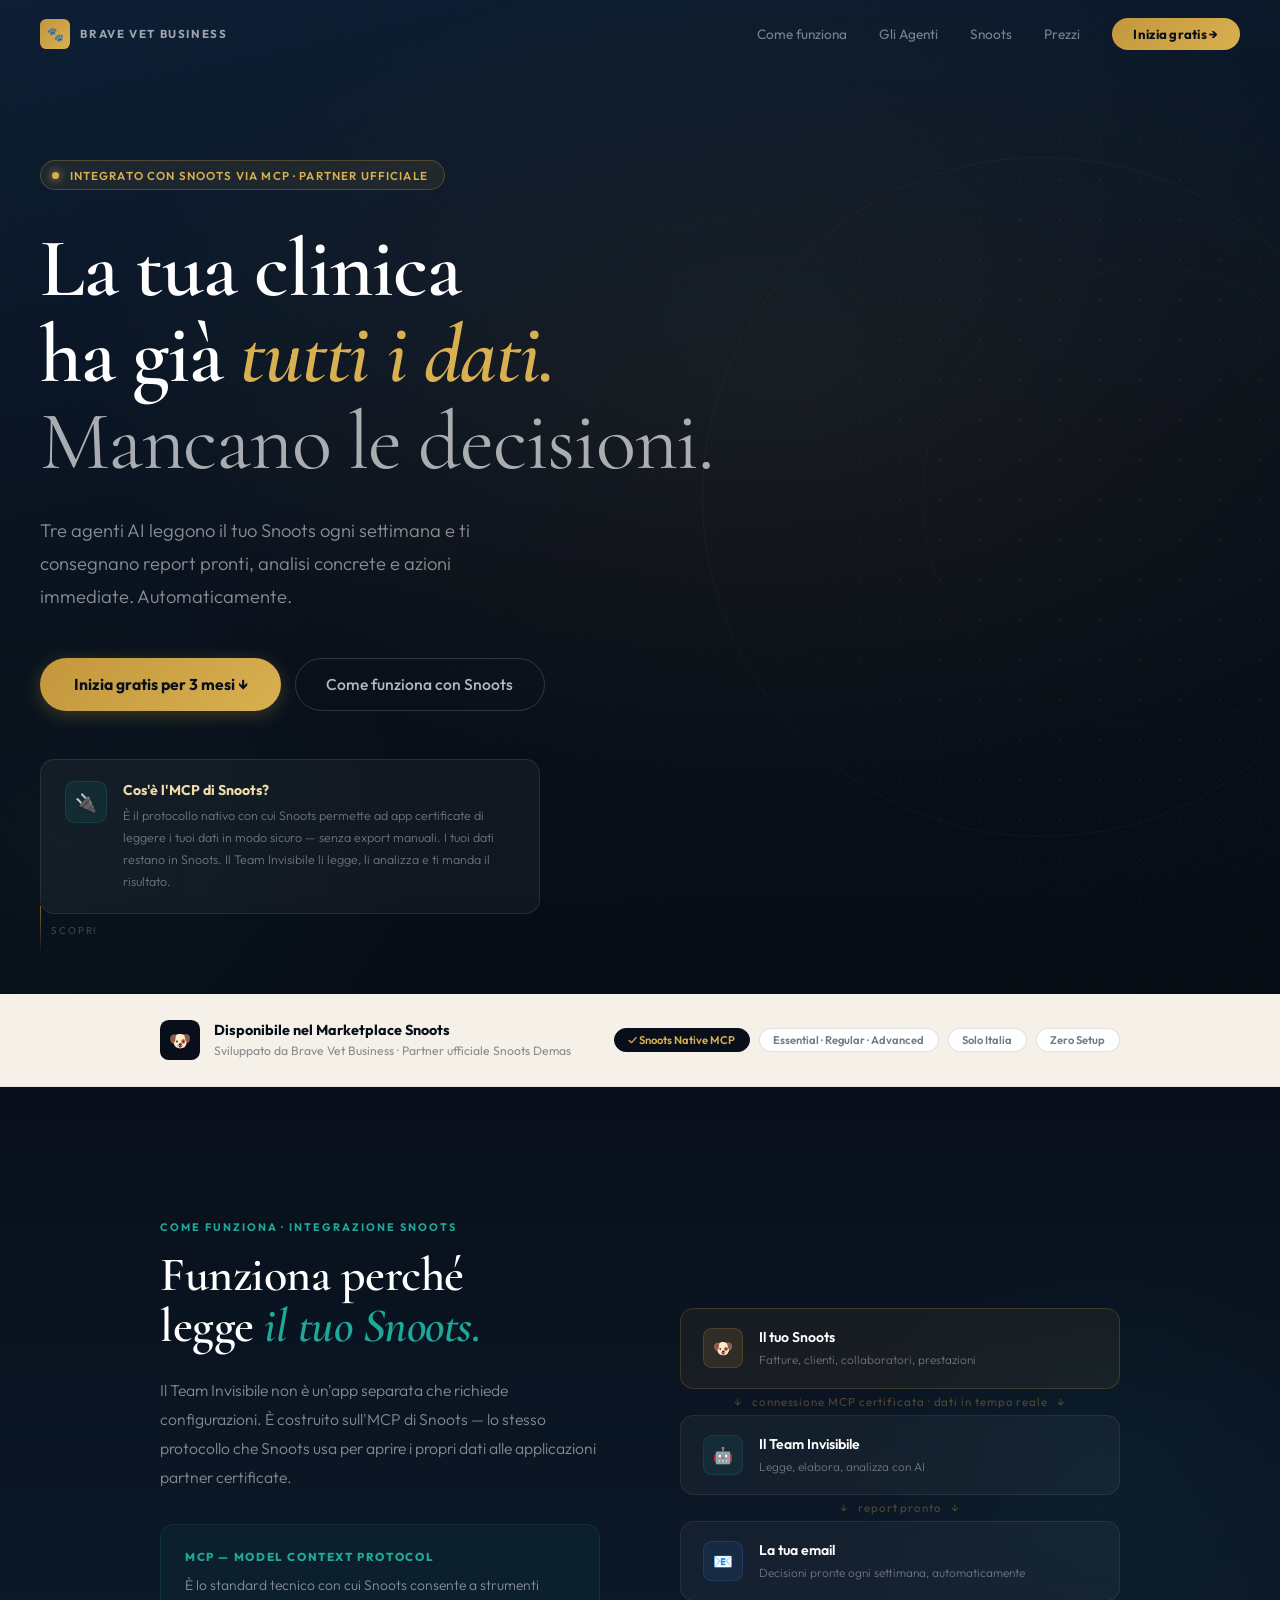
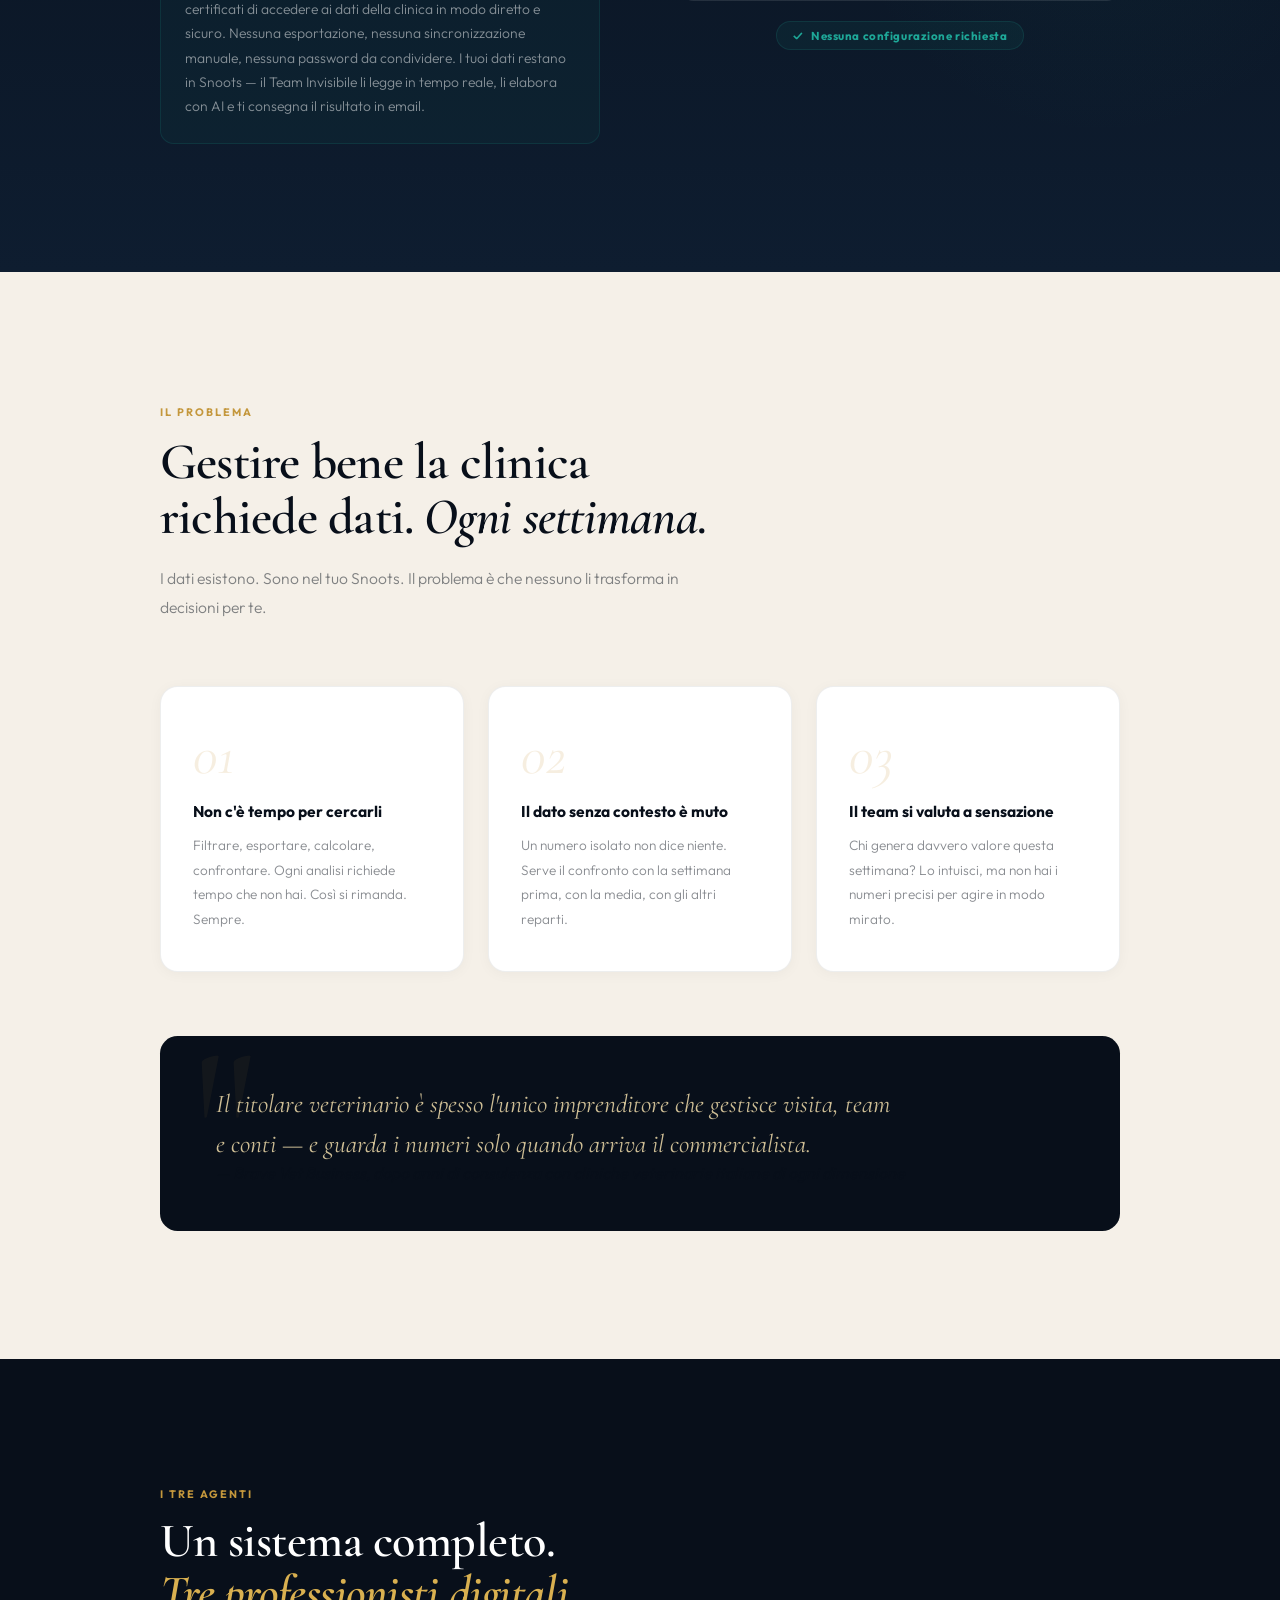
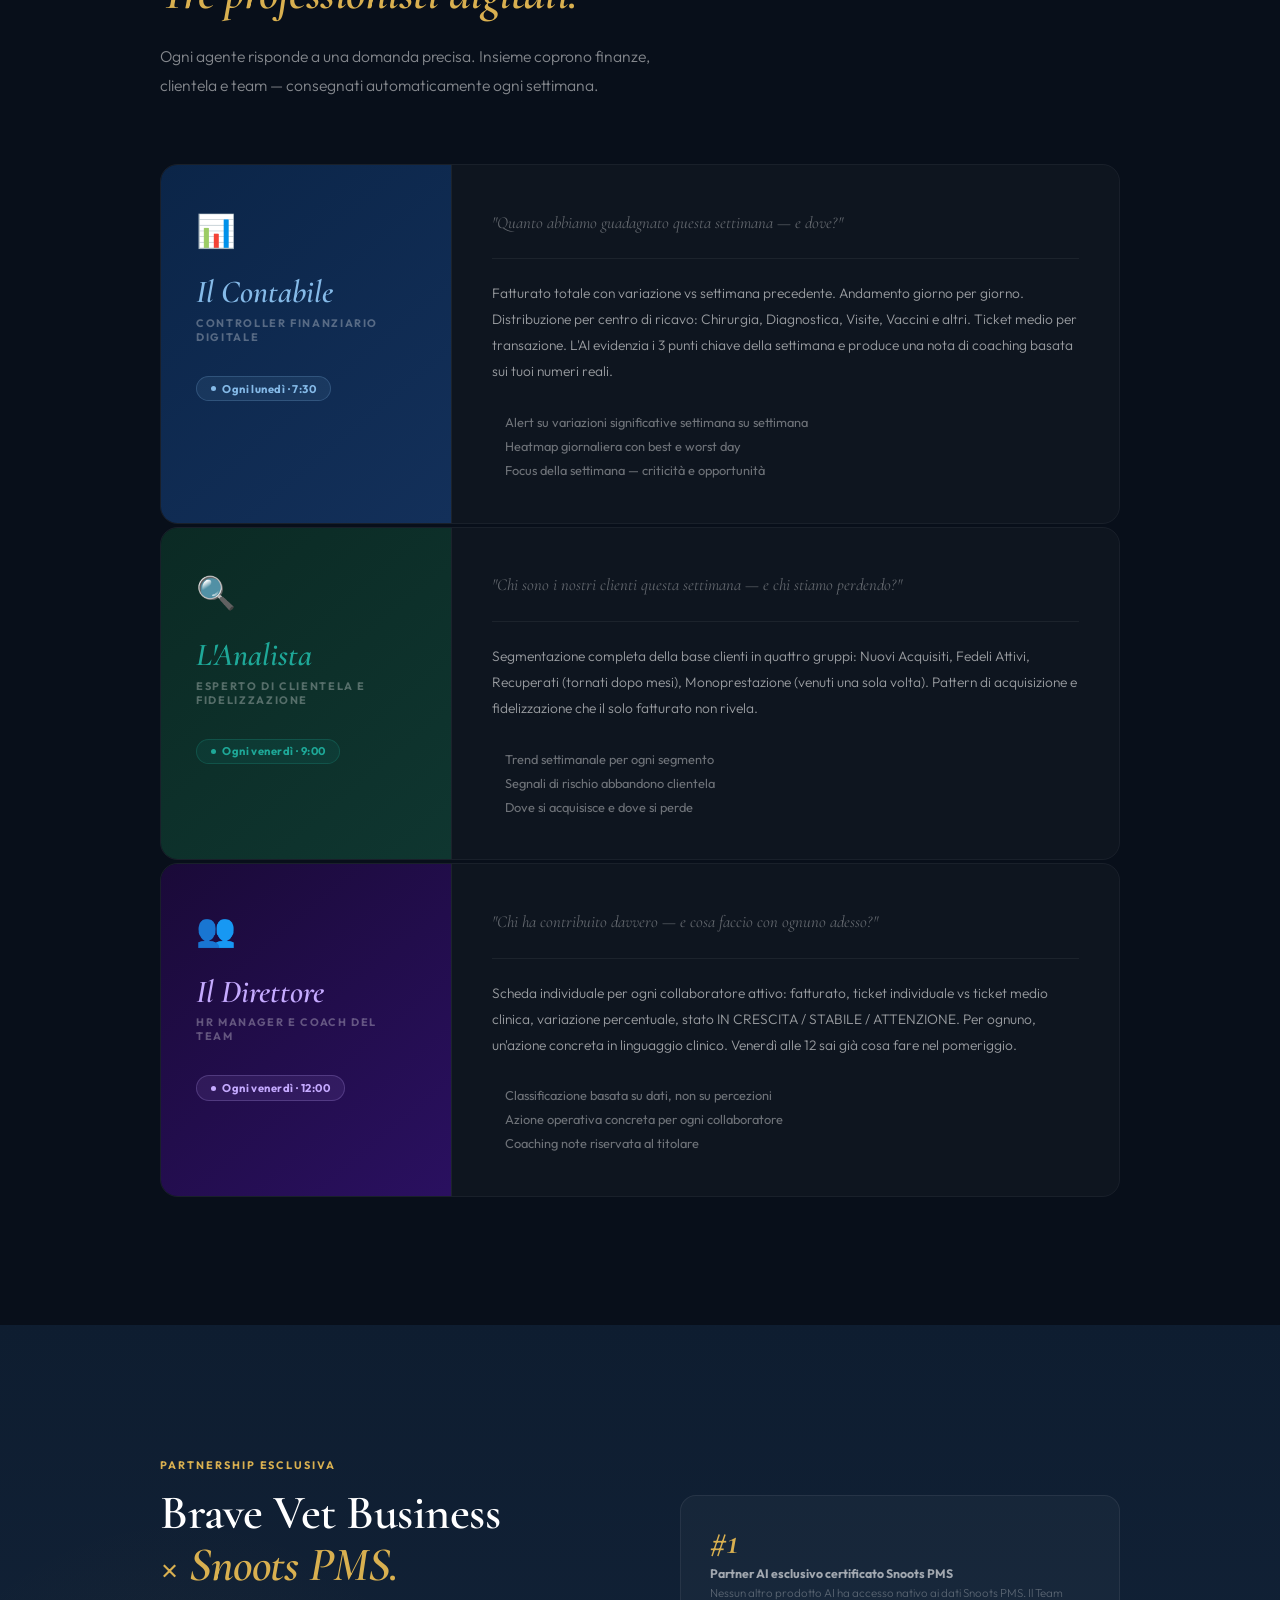
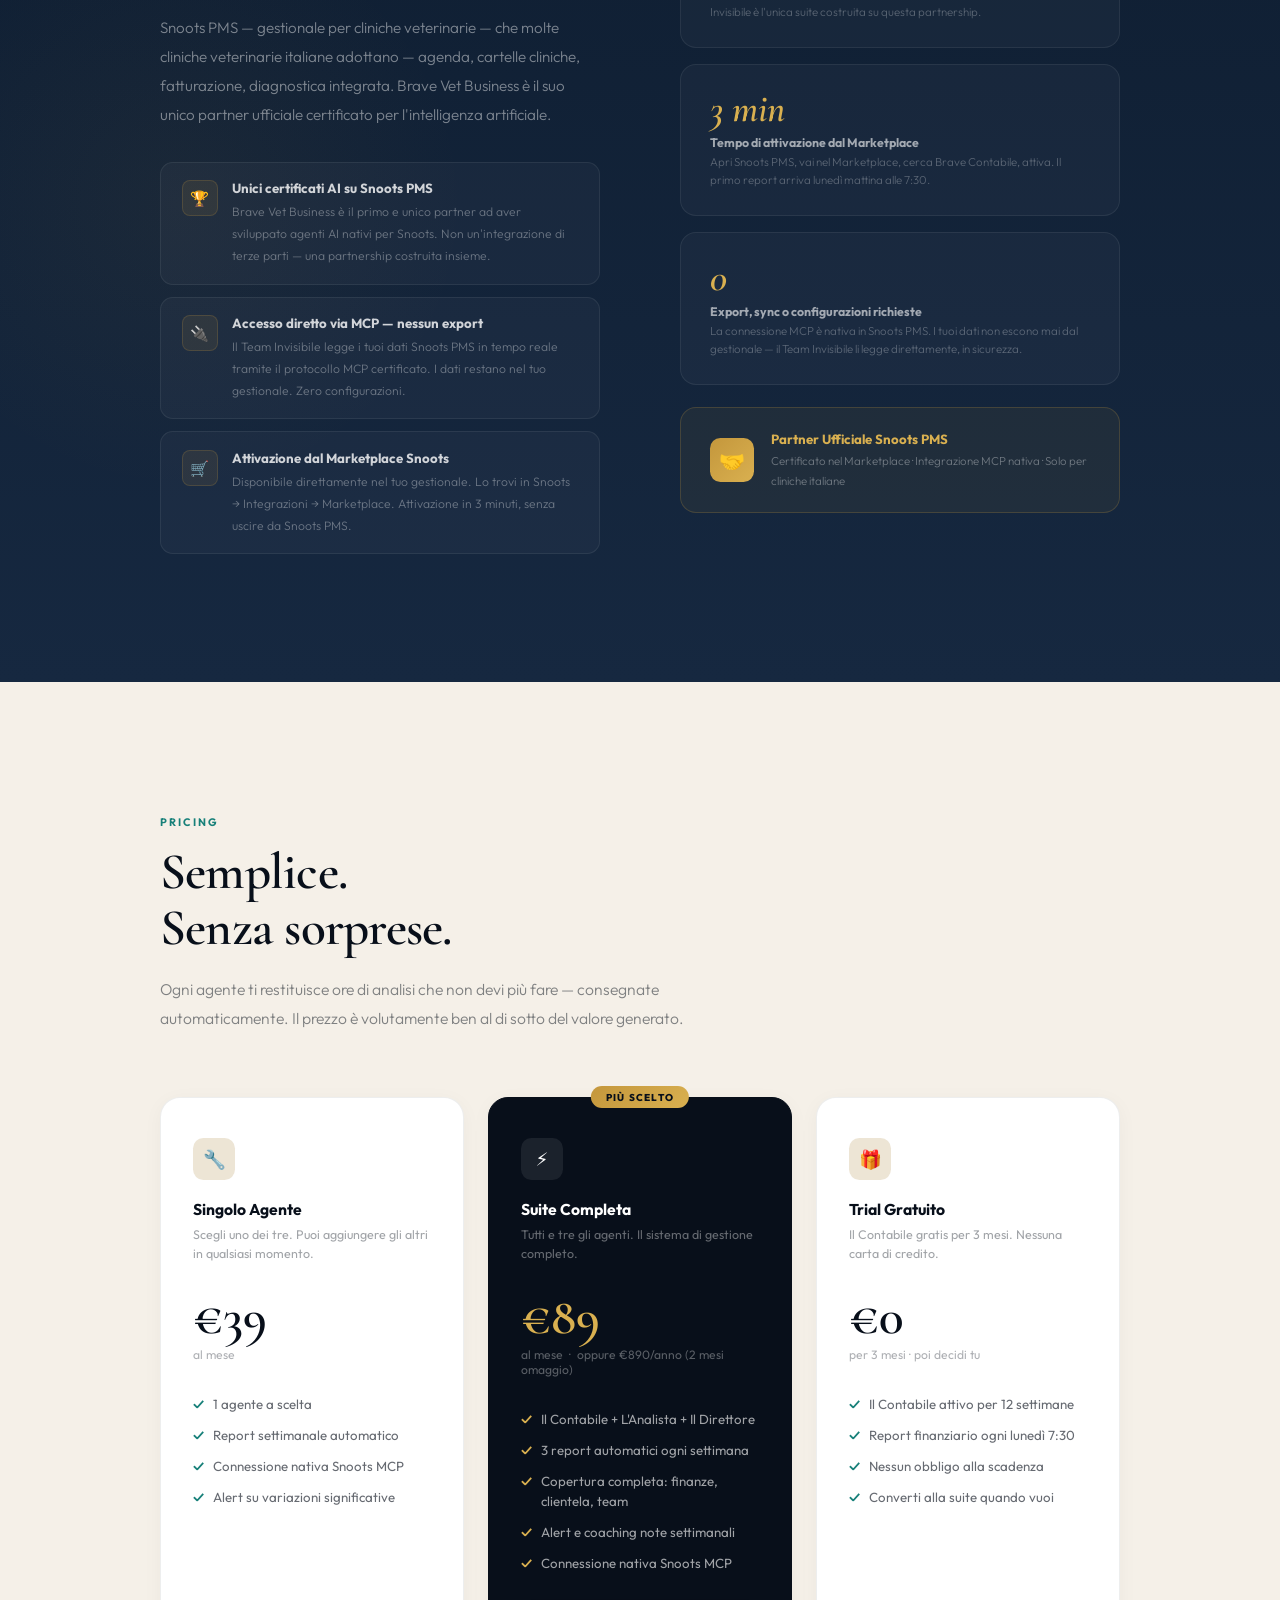
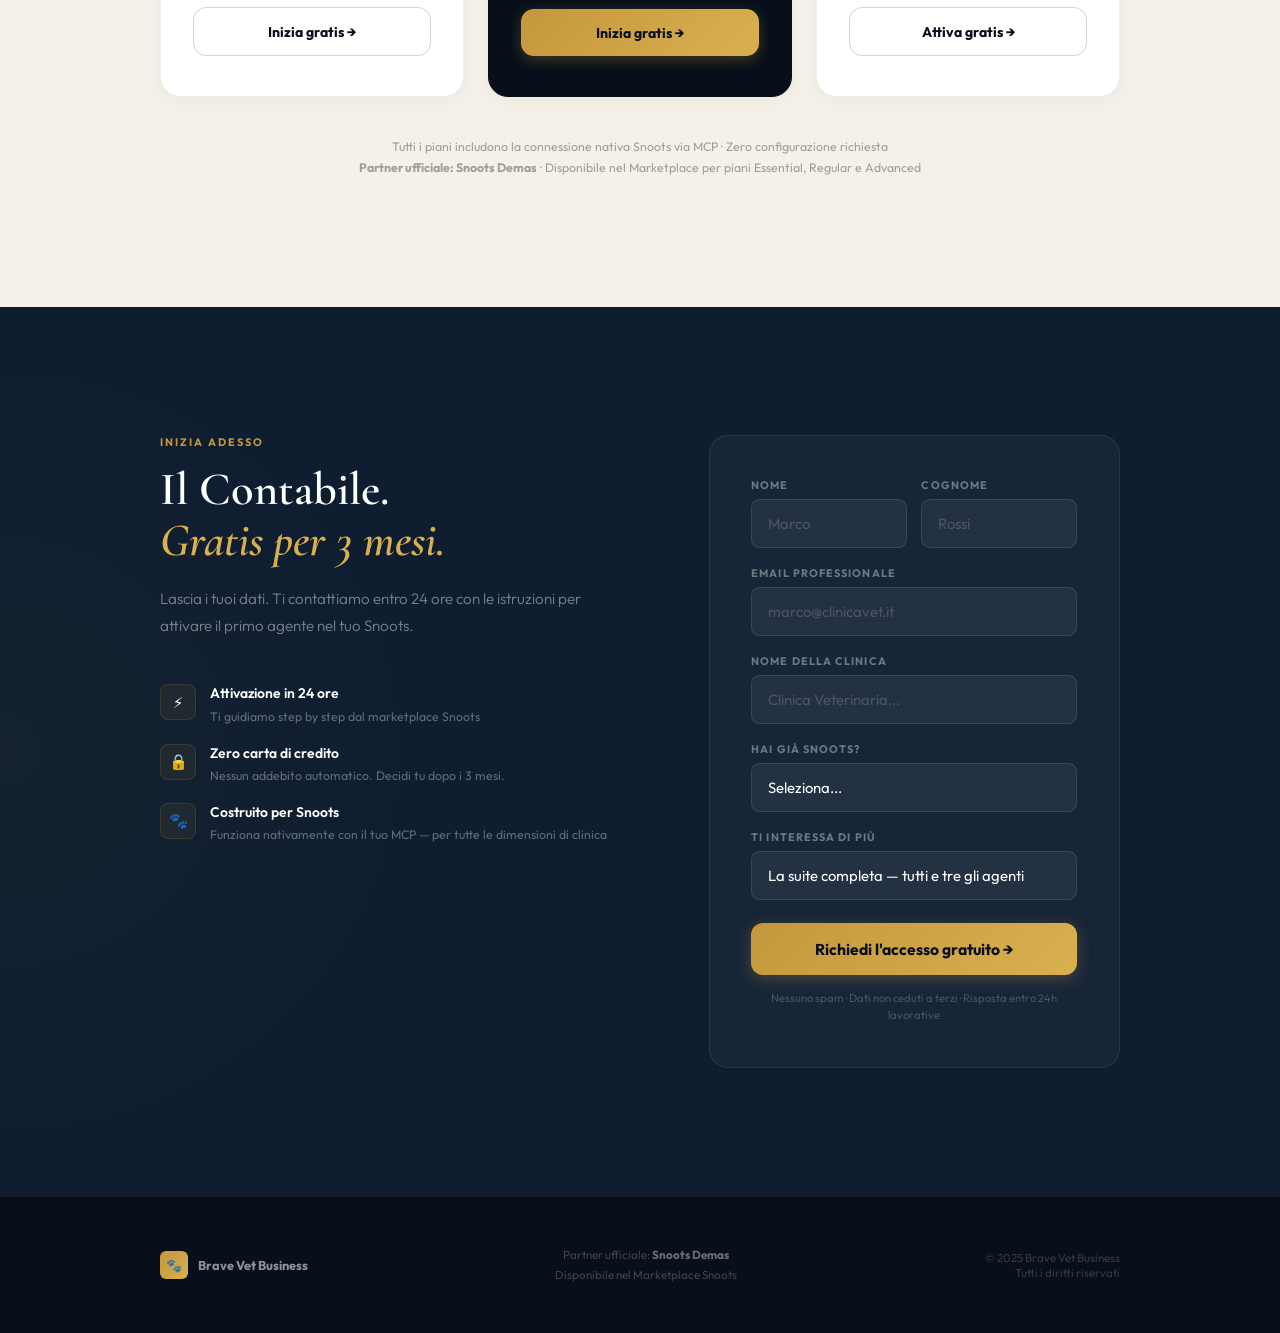
<file: il_team_invisibile_v5.html>
<!DOCTYPE html>
<html lang="it">
<head>
<meta charset="UTF-8">
<meta name="viewport" content="width=device-width, initial-scale=1.0">
<title>Il Team Invisibile — AI per Cliniche Veterinarie | Brave Vet Business</title>
<meta name="description" content="Tre agenti AI leggono i tuoi dati Snoots via MCP e ti consegnano ogni settimana le decisioni pronte. Zero configurazione. Gratis per 3 mesi.">
<link rel="preconnect" href="https://fonts.googleapis.com">
<link rel="preconnect" href="https://fonts.gstatic.com" crossorigin>
<link href="https://fonts.googleapis.com/css2?family=Cormorant+Garamond:ital,wght@0,400;0,600;0,700;1,400;1,600&family=Outfit:wght@300;400;500;600;700&display=swap" rel="stylesheet">
<style>
:root {
  --ink:          #080F1A;
  --ink-mid:      #0E1D30;
  --ink-soft:     #162840;
  --gold:         #C4973C;
  --gold-bright:  #D9B050;
  --gold-pale:    #F0DCAA;
  --gold-glow:    rgba(196,151,60,.15);
  --teal:         #178079;
  --teal-bright:  #1EA898;
  --cream:        #F5F0E8;
  --cream-mid:    #EDE5D5;
  --white:        #FFFFFF;
  --muted:        rgba(255,255,255,.42);
  --muted-dark:   rgba(8,15,26,.42);
  --serif:        'Cormorant Garamond', Georgia, serif;
  --sans:         'Outfit', system-ui, sans-serif;
}
*,*::before,*::after{box-sizing:border-box;margin:0;padding:0;}
html{scroll-behavior:smooth;}
body{
  font-family:var(--sans);
  background:var(--ink);
  color:var(--white);
  overflow-x:hidden;
  -webkit-font-smoothing:antialiased;
}

/* GRAIN */
body::after{
  content:'';position:fixed;inset:0;z-index:9999;pointer-events:none;
  background-image:url("data:image/svg+xml,%3Csvg xmlns='http://www.w3.org/2000/svg' width='200' height='200'%3E%3Cfilter id='n'%3E%3CfeTurbulence type='fractalNoise' baseFrequency='.9' numOctaves='4' stitchTiles='stitch'/%3E%3C/filter%3E%3Crect width='200' height='200' filter='url(%23n)' opacity='.04'/%3E%3C/svg%3E");
  opacity:.45;
}

/* ── NAV ── */
nav{
  position:fixed;top:0;left:0;right:0;z-index:500;
  padding:1.1rem 2.5rem;
  display:flex;align-items:center;justify-content:space-between;
  transition:background .4s,box-shadow .4s;
}
nav.scrolled{
  background:rgba(8,15,26,.94);
  backdrop-filter:blur(24px);
  box-shadow:0 1px 0 rgba(196,151,60,.12);
}
.nav-brand{display:flex;align-items:center;gap:.65rem;}
.nav-mark{
  width:30px;height:30px;border-radius:.4rem;
  background:linear-gradient(135deg,var(--gold),var(--gold-bright));
  display:flex;align-items:center;justify-content:center;font-size:.85rem;
}
.nav-name{font-size:.72rem;font-weight:700;letter-spacing:.14em;text-transform:uppercase;color:rgba(255,255,255,.6);}
.nav-links{display:flex;align-items:center;gap:2rem;}
.nav-link{font-size:.85rem;font-weight:400;color:rgba(255,255,255,.45);text-decoration:none;transition:color .2s;}
.nav-link:hover{color:rgba(255,255,255,.85);}
.nav-cta{
  background:linear-gradient(135deg,var(--gold),var(--gold-bright));
  color:var(--ink);font-weight:700;font-size:.82rem;
  padding:.52rem 1.35rem;border-radius:2rem;text-decoration:none;
  transition:all .25s;letter-spacing:.02em;
}
.nav-cta:hover{transform:translateY(-2px);box-shadow:0 8px 22px rgba(196,151,60,.38);}

/* ── HERO ── */
#hero{
  min-height:100vh;
  display:flex;flex-direction:column;justify-content:center;
  padding:10rem 2.5rem 5rem;
  position:relative;overflow:hidden;
}
.hero-bg{
  position:absolute;inset:0;z-index:0;
  background:
    radial-gradient(ellipse 85% 65% at 62% 38%, rgba(196,151,60,.08) 0%, transparent 65%),
    radial-gradient(ellipse 50% 60% at 5% 85%,  rgba(23,128,121,.06) 0%, transparent 55%),
    linear-gradient(168deg, #0C1E34 0%, var(--ink) 55%, #060C14 100%);
}
/* Decorative large rings */
.hero-ring{
  position:absolute;border-radius:50%;border:1px solid rgba(196,151,60,.06);
  top:50%;right:-8%;transform:translateY(-50%);
}
.hero-ring-1{width:680px;height:680px;}
.hero-ring-2{width:460px;height:460px;border-color:rgba(196,151,60,.04);}
.hero-dots{
  position:absolute;inset:0;
  background-image:radial-gradient(rgba(196,151,60,.1) 1px, transparent 1px);
  background-size:40px 40px;
  mask-image:radial-gradient(ellipse 45% 90% at 85% 50%, black 15%, transparent 75%);
}

.hero-content{position:relative;z-index:1;max-width:800px;}

/* MCP hero badge */
.hero-mcp-pill{
  display:inline-flex;align-items:center;gap:.65rem;
  background:rgba(196,151,60,.1);
  border:1px solid rgba(196,151,60,.3);
  border-radius:2rem;padding:.42rem 1rem .42rem .7rem;
  margin-bottom:2.2rem;
  opacity:0;animation:fadeUp .6s ease .1s forwards;
}
.pulse-dot{
  width:7px;height:7px;border-radius:50%;
  background:var(--gold-bright);
  box-shadow:0 0 8px var(--gold-bright);
  animation:pulseGlow 2.5s ease infinite;
}
@keyframes pulseGlow{
  0%,100%{box-shadow:0 0 5px var(--gold-bright);}
  50%{box-shadow:0 0 14px var(--gold-bright),0 0 28px rgba(196,151,60,.4);}
}
.hero-mcp-pill span{
  font-size:.72rem;font-weight:600;
  letter-spacing:.1em;text-transform:uppercase;color:var(--gold-bright);
}

.hero-h1{
  font-family:var(--serif);
  font-size:clamp(3.2rem,6.5vw,5.8rem);
  font-weight:600;line-height:1.04;letter-spacing:-.015em;
  margin-bottom:1.8rem;
  opacity:0;animation:fadeUp .7s ease .28s forwards;
}
.hero-h1 em{font-style:italic;color:var(--gold-bright);}
.hero-h1 .dim{font-weight:400;color:rgba(255,255,255,.65);}

.hero-sub{
  font-size:clamp(.95rem,1.8vw,1.15rem);font-weight:300;line-height:1.8;
  color:rgba(255,255,255,.52);max-width:500px;margin-bottom:2.8rem;
  opacity:0;animation:fadeUp .7s ease .44s forwards;
}
.hero-btns{
  display:flex;gap:.85rem;flex-wrap:wrap;margin-bottom:3rem;
  opacity:0;animation:fadeUp .7s ease .58s forwards;
}
.btn-gold{
  display:inline-flex;align-items:center;gap:.45rem;
  background:linear-gradient(135deg,var(--gold),var(--gold-bright));
  color:var(--ink);font-family:var(--sans);font-weight:700;font-size:.98rem;
  padding:.95rem 2.1rem;border-radius:2rem;text-decoration:none;border:none;cursor:pointer;
  transition:all .25s;box-shadow:0 4px 18px rgba(196,151,60,.28);
}
.btn-gold:hover{transform:translateY(-3px);box-shadow:0 14px 36px rgba(196,151,60,.42);}
.btn-ghost{
  display:inline-flex;align-items:center;gap:.45rem;
  background:transparent;color:rgba(255,255,255,.7);
  font-family:var(--sans);font-weight:500;font-size:.98rem;
  padding:.95rem 1.9rem;border-radius:2rem;text-decoration:none;
  border:1px solid rgba(255,255,255,.16);cursor:pointer;transition:all .25s;
}
.btn-ghost:hover{border-color:rgba(255,255,255,.4);color:var(--white);background:rgba(255,255,255,.04);}

/* MCP quick explanation box — right in hero */
.hero-mcp-box{
  display:flex;gap:1rem;align-items:flex-start;
  max-width:500px;
  padding:1.35rem 1.5rem;
  background:rgba(255,255,255,.04);
  border:1px solid rgba(255,255,255,.09);
  border-radius:.9rem;
  opacity:0;animation:fadeUp .7s ease .72s forwards;
}
.mcp-box-icon{
  width:42px;height:42px;flex-shrink:0;border-radius:.6rem;
  background:rgba(23,128,121,.14);border:1px solid rgba(23,128,121,.24);
  display:flex;align-items:center;justify-content:center;font-size:1.1rem;
}
.mcp-box-text strong{
  display:block;font-size:.88rem;font-weight:700;
  color:var(--gold-pale);margin-bottom:.3rem;
}
.mcp-box-text span{
  font-size:.78rem;font-weight:300;
  color:rgba(255,255,255,.4);line-height:1.6;
}

/* scroll hint */
.hero-scroll{
  position:absolute;bottom:2.5rem;left:2.5rem;z-index:1;
  display:flex;align-items:center;gap:.65rem;
  opacity:0;animation:fadeIn 1s ease 1.3s forwards;
}
.scroll-line{
  width:1px;height:48px;
  background:linear-gradient(to bottom,rgba(196,151,60,.65),transparent);
  animation:scrollPulse 2.2s ease infinite;
}
@keyframes scrollPulse{
  0%{transform:scaleY(0);transform-origin:top;}
  48%{transform:scaleY(1);transform-origin:top;}
  50%{transform-origin:bottom;}
  100%{transform:scaleY(0);transform-origin:bottom;}
}
.scroll-label{font-size:.62rem;letter-spacing:.18em;text-transform:uppercase;color:rgba(255,255,255,.22);}

/* ── SNOOTS PARTNER STRIP ── */
#strip{
  background:var(--cream);
  padding:1.6rem 2.5rem;
  border-bottom:1px solid rgba(8,15,26,.06);
}
.strip-inner{
  max-width:960px;margin:0 auto;
  display:flex;align-items:center;justify-content:space-between;gap:1.5rem;flex-wrap:wrap;
}
.strip-left{display:flex;align-items:center;gap:.9rem;}
.strip-icon{
  width:40px;height:40px;background:var(--ink);border-radius:.55rem;
  display:flex;align-items:center;justify-content:center;font-size:1.1rem;flex-shrink:0;
}
.strip-text strong{display:block;font-size:.9rem;font-weight:700;color:var(--ink);}
.strip-text span{font-size:.76rem;color:rgba(8,15,26,.45);}
.strip-tags{display:flex;gap:.55rem;flex-wrap:wrap;}
.stag{
  padding:.28rem .85rem;border-radius:2rem;font-size:.7rem;font-weight:600;
  border:1px solid rgba(8,15,26,.12);color:rgba(8,15,26,.55);background:white;
}
.stag.hi{background:var(--ink);color:var(--gold-bright);border-color:var(--ink);}

/* ── MCP SECTION ── */
#mcp{
  padding:8rem 2.5rem;
  background:linear-gradient(180deg,var(--ink) 0%,var(--ink-mid) 100%);
  position:relative;overflow:hidden;
}
.mcp-glow{
  position:absolute;right:-80px;top:50%;transform:translateY(-50%);
  width:520px;height:520px;border-radius:50%;
  background:radial-gradient(circle,rgba(23,128,121,.07) 0%,transparent 70%);
  pointer-events:none;
}
.mcp-layout{
  max-width:960px;margin:0 auto;
  display:grid;grid-template-columns:1fr 1fr;gap:5rem;align-items:center;
}
.stag-inline{
  display:inline-block;font-size:.68rem;font-weight:700;
  letter-spacing:.18em;text-transform:uppercase;
  color:var(--teal-bright);margin-bottom:1rem;
}
.h2{
  font-family:var(--serif);
  font-size:clamp(2rem,4vw,3rem);
  font-weight:600;line-height:1.08;letter-spacing:-.01em;margin-bottom:1.4rem;
}
.lead{
  font-size:.98rem;font-weight:300;line-height:1.85;
  color:rgba(255,255,255,.5);margin-bottom:2rem;
}
.mcp-def-box{
  padding:1.5rem;
  background:rgba(23,128,121,.07);
  border:1px solid rgba(23,128,121,.2);
  border-radius:.85rem;
}
.mcp-def-box strong{
  display:block;font-size:.72rem;font-weight:800;
  letter-spacing:.14em;text-transform:uppercase;
  color:var(--teal-bright);margin-bottom:.55rem;
}
.mcp-def-box p{
  font-size:.87rem;font-weight:300;line-height:1.75;
  color:rgba(255,255,255,.5);
}

/* MCP flow visual */
.mcp-flow{display:flex;flex-direction:column;gap:2px;}
.mfc{
  display:flex;align-items:center;gap:1rem;
  padding:1.2rem 1.35rem;
  background:rgba(255,255,255,.04);
  border:1px solid rgba(255,255,255,.07);
  border-radius:.85rem;
  transition:all .3s;
}
.mfc:hover{border-color:rgba(196,151,60,.18);background:rgba(255,255,255,.06);}
.mfc.highlighted{
  background:rgba(196,151,60,.07);
  border-color:rgba(196,151,60,.22);
}
.mfc-ico{
  width:40px;height:40px;flex-shrink:0;border-radius:.55rem;
  display:flex;align-items:center;justify-content:center;font-size:1rem;
}
.ico-g{background:rgba(196,151,60,.14);border:1px solid rgba(196,151,60,.22);}
.ico-t{background:rgba(23,128,121,.14);border:1px solid rgba(23,128,121,.22);}
.ico-b{background:rgba(59,130,246,.1);border:1px solid rgba(59,130,246,.18);}
.mfc-info strong{display:block;font-size:.88rem;font-weight:600;margin-bottom:.12rem;}
.mfc-info span{font-size:.74rem;color:rgba(255,255,255,.38);font-weight:300;}
.mcp-arr{
  text-align:center;padding:.22rem 0;
  font-size:.72rem;letter-spacing:.08em;
  color:rgba(196,151,60,.38);
}
.mcp-zero-cfg{
  display:flex;justify-content:center;margin-top:1.1rem;
}
.zero-badge{
  display:inline-flex;align-items:center;gap:.45rem;
  background:rgba(23,128,121,.1);border:1px solid rgba(23,128,121,.22);
  border-radius:2rem;padding:.38rem .95rem;
  font-size:.72rem;font-weight:700;color:var(--teal-bright);letter-spacing:.05em;
}

/* ── PROBLEMA ── */
#problema{
  padding:8rem 2.5rem;
  background:var(--cream);color:var(--ink);
}
.stag-dark{
  display:inline-block;font-size:.68rem;font-weight:700;
  letter-spacing:.18em;text-transform:uppercase;
  margin-bottom:1rem;
}
.h2-dark{
  font-family:var(--serif);
  font-size:clamp(2rem,4.5vw,3.2rem);
  font-weight:600;line-height:1.08;letter-spacing:-.015em;
  color:var(--ink);margin-bottom:1.2rem;
}
.lead-dark{
  font-size:.98rem;font-weight:300;line-height:1.85;
  color:rgba(8,15,26,.5);max-width:540px;margin-bottom:4rem;
}
.blocchi{display:grid;grid-template-columns:repeat(3,1fr);gap:1.5rem;}
.blocco{
  background:white;
  border:1px solid rgba(8,15,26,.07);
  border-radius:1.1rem;padding:2.5rem 2rem;
  position:relative;overflow:hidden;
  transition:all .3s;
  box-shadow:0 2px 14px rgba(0,0,0,.04);
}
.blocco::before{
  content:'';position:absolute;bottom:0;left:0;right:0;height:3px;
  background:linear-gradient(90deg,transparent,rgba(196,151,60,.4),transparent);
  transform:scaleX(0);transition:transform .3s;
}
.blocco:hover{transform:translateY(-5px);box-shadow:0 18px 45px rgba(0,0,0,.09);}
.blocco:hover::before{transform:scaleX(1);}
.bnum{
  font-family:var(--serif);font-size:3.5rem;font-style:italic;
  color:rgba(196,151,60,.16);line-height:1;margin-bottom:1.1rem;
}
.blocco h3{font-size:.97rem;font-weight:700;color:var(--ink);margin-bottom:.65rem;line-height:1.4;}
.blocco p{font-size:.85rem;color:rgba(8,15,26,.48);line-height:1.8;font-weight:300;}

.quote-block{
  margin-top:4rem;
  padding:3rem 3.5rem;
  background:var(--ink);
  border-radius:1.1rem;
  position:relative;overflow:hidden;
}
.quote-block::before{
  content:'"';font-family:var(--serif);
  font-size:14rem;line-height:.75;
  color:rgba(196,151,60,.06);
  position:absolute;top:.5rem;left:2rem;
}
.quote-block blockquote{
  font-family:var(--serif);font-style:italic;font-weight:400;
  font-size:clamp(1.15rem,2.2vw,1.6rem);line-height:1.55;
  color:rgba(240,220,170,.85);max-width:680px;position:relative;z-index:1;
}
.quote-cite{
  display:block;margin-top:1.25rem;
  font-family:var(--sans);font-style:normal;
  font-size:.75rem;font-weight:500;letter-spacing:.07em;
  color:rgba(255,255,255,.27);
}

/* ── AGENTI ── */
#agenti{padding:8rem 2.5rem;background:var(--ink);}
.agenti-stack{display:flex;flex-direction:column;gap:3px;margin-top:4rem;}

.agent-card{
  display:grid;grid-template-columns:290px 1fr;
  border-radius:1.1rem;overflow:hidden;
  border:1px solid rgba(255,255,255,.07);
  transition:all .35s;
}
.agent-card:hover{
  border-color:rgba(255,255,255,.14);
  box-shadow:0 24px 60px rgba(0,0,0,.35);
  transform:scale(1.003) translateY(-2px);
}
.ac-left{padding:2.8rem 2.2rem;display:flex;flex-direction:column;}
.ac-right{
  padding:2.8rem 2.5rem;
  border-left:1px solid rgba(255,255,255,.06);
  display:flex;flex-direction:column;
}

/* Per-agent colour themes */
.ag-c .ac-left{background:linear-gradient(140deg,#0B2548,#13305A);}
.ag-c .ac-right{background:rgba(255,255,255,.024);}
.ag-c .ac-name,.ag-c .af-dot{color:#85BAE8;}
.ag-c .ac-chip{background:rgba(133,186,232,.09);border-color:rgba(133,186,232,.22);color:#85BAE8;}

.ag-a .ac-left{background:linear-gradient(140deg,#0B2A24,#0F3630);}
.ag-a .ac-right{background:rgba(255,255,255,.024);}
.ag-a .ac-name,.ag-a .af-dot{color:var(--teal-bright);}
.ag-a .ac-chip{background:rgba(30,168,152,.09);border-color:rgba(30,168,152,.22);color:var(--teal-bright);}

.ag-d .ac-left{background:linear-gradient(140deg,#1A0A38,#2A1060);}
.ag-d .ac-right{background:rgba(255,255,255,.024);}
.ag-d .ac-name,.ag-d .af-dot{color:#C5AAFF;}
.ag-d .ac-chip{background:rgba(197,170,255,.09);border-color:rgba(197,170,255,.22);color:#C5AAFF;}

.ac-emoji{font-size:2rem;margin-bottom:1.4rem;}
.ac-name{
  font-family:var(--serif);font-size:2rem;font-style:italic;font-weight:600;
  margin-bottom:.3rem;
}
.ac-role{
  font-size:.68rem;font-weight:700;letter-spacing:.15em;text-transform:uppercase;
  color:rgba(255,255,255,.3);margin-bottom:auto;padding-bottom:2rem;
}
.ac-chip{
  display:inline-flex;align-items:center;gap:.4rem;
  border:1px solid;border-radius:2rem;
  padding:.3rem .85rem;font-size:.7rem;font-weight:700;
  width:fit-content;letter-spacing:.04em;
}
.chip-dot{width:5px;height:5px;border-radius:50%;background:currentColor;}

.ac-q{
  font-family:var(--serif);font-style:italic;
  font-size:1.05rem;color:rgba(255,255,255,.35);
  line-height:1.55;margin-bottom:1.4rem;
  padding-bottom:1.4rem;border-bottom:1px solid rgba(255,255,255,.06);
}
.ac-desc{
  font-size:.86rem;font-weight:300;line-height:1.88;
  color:rgba(255,255,255,.58);margin-bottom:1.8rem;flex:1;
}
.ac-feats{display:flex;flex-direction:column;gap:.5rem;}
.ac-feat{display:flex;align-items:center;gap:.65rem;font-size:.8rem;color:rgba(255,255,255,.4);}
.af-dot{width:3px;height:3px;border-radius:50%;flex-shrink:0;}

/* ── SNOOTS PARTNER ── */
#snoots-partner{
  padding:8rem 2.5rem;
  background:linear-gradient(180deg,var(--ink-mid) 0%,var(--ink-soft) 100%);
  position:relative;overflow:hidden;
}
#snoots-partner::before{
  content:'';position:absolute;left:-120px;top:50%;transform:translateY(-50%);
  width:600px;height:600px;border-radius:50%;
  background:radial-gradient(circle,rgba(196,151,60,.05) 0%,transparent 68%);
  pointer-events:none;
}
.sp-layout{
  max-width:960px;margin:0 auto;
  display:grid;grid-template-columns:1fr 1fr;gap:5rem;align-items:center;
}
.sp-tag{
  display:inline-block;font-size:.68rem;font-weight:700;
  letter-spacing:.18em;text-transform:uppercase;
  color:var(--gold-bright);margin-bottom:1rem;
}
.sp-lead{
  font-size:.95rem;font-weight:300;line-height:1.9;
  color:rgba(255,255,255,.45);margin-bottom:2rem;
}
.sp-pillars{display:flex;flex-direction:column;gap:.75rem;margin-top:.5rem;}
.sp-pillar{
  display:flex;align-items:flex-start;gap:.9rem;
  padding:1.1rem 1.3rem;
  background:rgba(255,255,255,.03);
  border:1px solid rgba(255,255,255,.07);
  border-radius:.8rem;
  transition:border-color .3s;
}
.sp-pillar:hover{border-color:rgba(196,151,60,.18);}
.sp-pillar-ico{
  width:36px;height:36px;flex-shrink:0;border-radius:.5rem;
  display:flex;align-items:center;justify-content:center;font-size:.95rem;
  background:rgba(196,151,60,.1);border:1px solid rgba(196,151,60,.2);
}
.sp-pillar-text strong{
  display:block;font-size:.83rem;font-weight:700;color:rgba(255,255,255,.8);margin-bottom:.22rem;
}
.sp-pillar-text span{
  font-size:.76rem;font-weight:300;color:rgba(255,255,255,.35);line-height:1.65;
}
/* Right column — stat cards + badge */
.sp-cards{display:flex;flex-direction:column;gap:1rem;}
.sp-stat{
  padding:1.6rem 1.8rem;
  background:rgba(255,255,255,.03);
  border:1px solid rgba(255,255,255,.07);
  border-radius:1rem;
  transition:all .3s;
  position:relative;overflow:hidden;
}
.sp-stat::after{
  content:'';position:absolute;bottom:0;left:0;right:0;height:2px;
  background:linear-gradient(90deg,transparent,rgba(196,151,60,.35),transparent);
  transform:scaleX(0);transition:transform .35s;
}
.sp-stat:hover{border-color:rgba(196,151,60,.2);transform:translateY(-3px);}
.sp-stat:hover::after{transform:scaleX(1);}
.sp-stat-val{
  font-family:var(--serif);font-size:2.4rem;font-style:italic;font-weight:600;
  color:var(--gold-bright);line-height:1;margin-bottom:.4rem;
}
.sp-stat-label{font-size:.77rem;font-weight:700;color:rgba(255,255,255,.6);margin-bottom:.18rem;}
.sp-stat-sub{font-size:.72rem;font-weight:300;color:rgba(255,255,255,.28);line-height:1.6;}
/* Partner badge */
.sp-badge{
  margin-top:1.4rem;
  padding:1.4rem 1.8rem;
  background:rgba(196,151,60,.07);
  border:1px solid rgba(196,151,60,.22);
  border-radius:1rem;
  display:flex;align-items:center;gap:1.1rem;
}
.sp-badge-logo{
  width:44px;height:44px;flex-shrink:0;border-radius:.65rem;
  background:linear-gradient(135deg,var(--gold),var(--gold-bright));
  display:flex;align-items:center;justify-content:center;font-size:1.3rem;
}
.sp-badge-text strong{
  display:block;font-size:.83rem;font-weight:700;color:var(--gold-bright);margin-bottom:.15rem;
}
.sp-badge-text span{
  font-size:.72rem;font-weight:300;color:rgba(255,255,255,.35);
}
@media(max-width:700px){
  .sp-layout{grid-template-columns:1fr;}
}

/* ── PRICING ── */
#pricing{padding:8rem 2.5rem;background:var(--cream);color:var(--ink);}
.pricing-grid{
  display:grid;grid-template-columns:repeat(3,1fr);
  gap:1.5rem;max-width:960px;margin:4rem auto 0;align-items:stretch;
}
.pc{
  background:white;border:1.5px solid rgba(8,15,26,.07);
  border-radius:1.25rem;padding:2.5rem 2rem;
  display:flex;flex-direction:column;
  box-shadow:0 4px 20px rgba(0,0,0,.04);
  transition:all .3s;position:relative;
}
.pc:hover{transform:translateY(-6px);box-shadow:0 22px 55px rgba(0,0,0,.1);}
.pc.feat{background:var(--ink);border-color:var(--ink);color:white;}
.pc-star{
  position:absolute;top:-12px;left:50%;transform:translateX(-50%);
  background:linear-gradient(135deg,var(--gold),var(--gold-bright));
  color:var(--ink);font-size:.62rem;font-weight:800;
  letter-spacing:.12em;text-transform:uppercase;
  padding:.28rem .95rem;border-radius:2rem;white-space:nowrap;
}
.pc-ico{
  width:42px;height:42px;border-radius:.65rem;
  display:flex;align-items:center;justify-content:center;font-size:1.15rem;
  margin-bottom:1.2rem;
}
.pc:not(.feat) .pc-ico{background:var(--cream-mid);}
.pc.feat .pc-ico{background:rgba(255,255,255,.08);}
.pc-name{font-size:.98rem;font-weight:700;margin-bottom:.35rem;}
.pc:not(.feat) .pc-name{color:var(--ink);}
.pc-sub{font-size:.78rem;line-height:1.55;color:rgba(8,15,26,.38);margin-bottom:1.8rem;}
.pc.feat .pc-sub{color:rgba(255,255,255,.38);}
.pc-price{font-family:var(--serif);font-size:3.2rem;font-weight:600;line-height:1;margin-bottom:.2rem;}
.pc:not(.feat) .pc-price{color:var(--ink);}
.pc.feat .pc-price{color:var(--gold-bright);}
.pc-period{font-size:.76rem;color:rgba(8,15,26,.33);margin-bottom:2rem;}
.pc.feat .pc-period{color:rgba(255,255,255,.33);}
.pc-list{list-style:none;flex:1;display:flex;flex-direction:column;gap:.65rem;margin-bottom:2.2rem;}
.pc-list li{
  font-size:.83rem;line-height:1.55;
  display:flex;align-items:flex-start;gap:.55rem;
  color:rgba(8,15,26,.62);
}
.pc.feat .pc-list li{color:rgba(255,255,255,.62);}
.pc-list li::before{content:'✓';font-weight:700;flex-shrink:0;}
.pc:not(.feat) .pc-list li::before{color:var(--teal);}
.pc.feat .pc-list li::before{color:var(--gold-bright);}
.pc-btn{
  display:block;text-align:center;padding:.92rem;
  border-radius:.8rem;font-family:var(--sans);font-weight:700;font-size:.88rem;
  text-decoration:none;border:none;cursor:pointer;transition:all .25s;
}
.btn-outline-dark{background:transparent;color:var(--ink);border:1.5px solid rgba(8,15,26,.18);}
.btn-outline-dark:hover{background:var(--ink);color:white;}
.btn-gold-fill{
  background:linear-gradient(135deg,var(--gold),var(--gold-bright));
  color:var(--ink);box-shadow:0 4px 14px rgba(196,151,60,.3);
}
.btn-gold-fill:hover{transform:translateY(-2px);box-shadow:0 10px 26px rgba(196,151,60,.42);}
.pricing-note{
  text-align:center;margin-top:2.5rem;
  font-size:.77rem;color:rgba(8,15,26,.36);line-height:1.7;
}

/* ── FORM ── */
#contatto{
  padding:8rem 2.5rem;
  background:var(--ink-mid);
  position:relative;overflow:hidden;
}
#contatto::before{
  content:'';position:absolute;inset:0;
  background:radial-gradient(ellipse 55% 75% at 0 50%,rgba(196,151,60,.04) 0%,transparent 60%);
  pointer-events:none;
}
.contatto-grid{
  max-width:960px;margin:0 auto;
  display:grid;grid-template-columns:1.1fr 1fr;gap:6rem;align-items:start;
  position:relative;z-index:1;
}
.cl-tag{font-size:.68rem;font-weight:700;letter-spacing:.18em;text-transform:uppercase;color:var(--gold);display:block;margin-bottom:.9rem;}
.cl-h2{font-family:var(--serif);font-size:clamp(2rem,4vw,2.9rem);font-weight:600;line-height:1.1;margin-bottom:1.2rem;}
.cl-lead{font-size:.95rem;font-weight:300;line-height:1.8;color:rgba(255,255,255,.45);margin-bottom:2.8rem;}
.promises{display:flex;flex-direction:column;gap:1.1rem;}
.promise{display:flex;align-items:flex-start;gap:.9rem;}
.p-icon{
  width:36px;height:36px;flex-shrink:0;border-radius:.5rem;
  background:rgba(196,151,60,.08);border:1px solid rgba(196,151,60,.17);
  display:flex;align-items:center;justify-content:center;font-size:.95rem;
}
.p-body strong{display:block;font-size:.87rem;font-weight:600;margin-bottom:.15rem;}
.p-body span{font-size:.77rem;color:rgba(255,255,255,.35);line-height:1.55;}

.form-box{
  background:rgba(255,255,255,.04);
  border:1px solid rgba(255,255,255,.08);
  border-radius:1.2rem;padding:2.6rem;
}
.fg{margin-bottom:1.1rem;}
.fg label{
  display:block;font-size:.68rem;font-weight:700;
  letter-spacing:.1em;text-transform:uppercase;
  color:rgba(255,255,255,.38);margin-bottom:.45rem;
}
.fg input,.fg select{
  width:100%;background:rgba(255,255,255,.06);
  border:1px solid rgba(255,255,255,.1);
  border-radius:.55rem;padding:.88rem 1rem;
  font-family:var(--sans);font-size:.93rem;
  color:white;outline:none;transition:all .2s;
  -webkit-appearance:none;
}
.fg input:focus,.fg select:focus{
  border-color:rgba(196,151,60,.48);
  background:rgba(255,255,255,.08);
  box-shadow:0 0 0 3px rgba(196,151,60,.07);
}
.fg input::placeholder{color:rgba(255,255,255,.18);}
.fg select option{background:var(--ink);}
.fg-row{display:grid;grid-template-columns:1fr 1fr;gap:.9rem;}
.form-submit{
  width:100%;padding:1rem;margin-top:.35rem;
  background:linear-gradient(135deg,var(--gold),var(--gold-bright));
  color:var(--ink);border:none;border-radius:.75rem;
  font-family:var(--sans);font-weight:700;font-size:.98rem;
  cursor:pointer;transition:all .25s;
  box-shadow:0 4px 16px rgba(196,151,60,.3);
}
.form-submit:hover{transform:translateY(-2px);box-shadow:0 10px 28px rgba(196,151,60,.42);}
.form-privacy{
  text-align:center;margin-top:.9rem;
  font-size:.7rem;color:rgba(255,255,255,.22);line-height:1.6;
}
.form-ok{display:none;text-align:center;padding:2rem 1rem;}
.form-ok.show{display:block;}
.ok-ico{font-size:2.6rem;margin-bottom:.9rem;}
.ok-title{font-family:var(--serif);font-style:italic;font-size:1.55rem;color:var(--gold-bright);margin-bottom:.7rem;}
.ok-body{font-size:.87rem;color:rgba(255,255,255,.4);line-height:1.7;}

/* ── FOOTER ── */
footer{
  background:var(--ink);
  border-top:1px solid rgba(255,255,255,.05);
  padding:3rem 2.5rem;
}
.footer-inner{
  max-width:960px;margin:0 auto;
  display:flex;align-items:center;justify-content:space-between;
  flex-wrap:wrap;gap:1.5rem;
}
.footer-brand{display:flex;align-items:center;gap:.6rem;}
.f-mark{
  width:28px;height:28px;border-radius:.38rem;
  background:linear-gradient(135deg,var(--gold),var(--gold-bright));
  display:flex;align-items:center;justify-content:center;font-size:.8rem;
}
.f-name{font-size:.8rem;font-weight:700;color:rgba(255,255,255,.55);}
.footer-mid{font-size:.73rem;color:rgba(255,255,255,.22);text-align:center;line-height:1.7;}
.footer-mid strong{color:rgba(255,255,255,.4);}
.footer-copy{font-size:.72rem;color:rgba(255,255,255,.18);text-align:right;}

/* ── SHARED UTILS ── */
.w{max-width:960px;margin:0 auto;}
@keyframes fadeUp{
  from{opacity:0;transform:translateY(22px);}
  to{opacity:1;transform:translateY(0);}
}
@keyframes fadeIn{from{opacity:0;}to{opacity:1;}}
.reveal{opacity:0;transform:translateY(26px);transition:opacity .65s ease,transform .65s ease;}
.reveal.visible{opacity:1;transform:translateY(0);}
.d1{transition-delay:.1s;}
.d2{transition-delay:.2s;}
.d3{transition-delay:.3s;}

/* ── RESPONSIVE ── */
@media(max-width:860px){
  nav{padding:1rem 1.5rem;}
  .nav-links .nav-link{display:none;}
  #hero{padding:8rem 1.5rem 4rem;}
  .mcp-layout{grid-template-columns:1fr;gap:3rem;}
  .blocchi{grid-template-columns:1fr;}
  .agent-card{grid-template-columns:1fr;}
  .ac-right{border-left:none;border-top:1px solid rgba(255,255,255,.06);}
  .pricing-grid{grid-template-columns:1fr;}
  .contatto-grid{grid-template-columns:1fr;gap:3.5rem;}
  .footer-inner{flex-direction:column;align-items:center;text-align:center;}
  .footer-copy{text-align:center;}
  #mcp,#problema,#agenti,#pricing,#contatto{padding:5rem 1.5rem;}
  .strip-inner{flex-direction:column;gap:1rem;}
}
</style>
</head>
<body>

<!-- NAV -->
<nav id="nav">
  <div class="nav-brand">
    <div class="nav-mark">🐾</div>
    <div class="nav-name">Brave Vet Business</div>
  </div>
  <div class="nav-links">
    <a href="#mcp" class="nav-link">Come funziona</a>
    <a href="#agenti" class="nav-link">Gli Agenti</a>
    <a href="#snoots-partner" class="nav-link">Snoots</a>
    <a href="#pricing" class="nav-link">Prezzi</a>
    <a href="#contatto" class="nav-cta">Inizia gratis →</a>
  </div>
</nav>

<!-- HERO -->
<section id="hero">
  <div class="hero-bg"></div>
  <div class="hero-ring hero-ring-1"></div>
  <div class="hero-ring hero-ring-2"></div>
  <div class="hero-dots"></div>

  <div class="hero-content">
    <div class="hero-mcp-pill">
      <div class="pulse-dot"></div>
      <span>Integrato con Snoots via MCP · Partner ufficiale</span>
    </div>

    <h1 class="hero-h1">
      La tua clinica<br>
      ha già <em>tutti i dati.</em><br>
      <span class="dim">Mancano le decisioni.</span>
    </h1>

    <p class="hero-sub">
      Tre agenti AI leggono il tuo Snoots ogni settimana e ti consegnano report pronti, analisi concrete e azioni immediate. Automaticamente.
    </p>

    <div class="hero-btns">
      <a href="#contatto" class="btn-gold">Inizia gratis per 3 mesi ↓</a>
      <a href="#mcp" class="btn-ghost">Come funziona con Snoots</a>
    </div>

    <!-- MCP quick explanation — visibile subito nell'hero -->
    <div class="hero-mcp-box">
      <div class="mcp-box-icon">🔌</div>
      <div class="mcp-box-text">
        <strong>Cos'è l'MCP di Snoots?</strong>
        <span>È il protocollo nativo con cui Snoots permette ad app certificate di leggere i tuoi dati in modo sicuro — senza export manuali. I tuoi dati restano in Snoots. Il Team Invisibile li legge, li analizza e ti manda il risultato.</span>
      </div>
    </div>
  </div>

  <div class="hero-scroll">
    <div class="scroll-line"></div>
    <span class="scroll-label">Scopri</span>
  </div>
</section>

<!-- PARTNER STRIP -->
<div id="strip">
  <div class="strip-inner">
    <div class="strip-left">
      <div class="strip-icon">🐶</div>
      <div class="strip-text">
        <strong>Disponibile nel Marketplace Snoots</strong>
        <span>Sviluppato da Brave Vet Business · Partner ufficiale Snoots Demas</span>
      </div>
    </div>
    <div class="strip-tags">
      <span class="stag hi">✓ Snoots Native MCP</span>
      <span class="stag">Essential · Regular · Advanced</span>
      <span class="stag">Solo Italia</span>
      <span class="stag">Zero Setup</span>
    </div>
  </div>
</div>

<!-- MCP SECTION -->
<section id="mcp">
  <div class="mcp-glow"></div>
  <div class="mcp-layout">

    <div class="reveal">
      <span class="stag-inline">Come funziona · Integrazione Snoots</span>
      <h2 class="h2">
        Funziona perché<br>
        legge <em style="font-style:italic;color:var(--teal-bright)">il tuo Snoots.</em>
      </h2>
      <p class="lead">
        Il Team Invisibile non è un'app separata che richiede configurazioni. È costruito sull'MCP di Snoots — lo stesso protocollo che Snoots usa per aprire i propri dati alle applicazioni partner certificate.
      </p>
      <div class="mcp-def-box">
        <strong>MCP — Model Context Protocol</strong>
        <p>È lo standard tecnico con cui Snoots consente a strumenti certificati di accedere ai dati della clinica in modo diretto e sicuro. Nessuna esportazione, nessuna sincronizzazione manuale, nessuna password da condividere. I tuoi dati restano in Snoots — il Team Invisibile li legge in tempo reale, li elabora con AI e ti consegna il risultato in email.</p>
      </div>
    </div>

    <div class="mcp-flow reveal d2">
      <div class="mfc highlighted">
        <div class="mfc-ico ico-g">🐶</div>
        <div class="mfc-info">
          <strong>Il tuo Snoots</strong>
          <span>Fatture, clienti, collaboratori, prestazioni</span>
        </div>
      </div>
      <div class="mcp-arr">↓ &nbsp; connessione MCP certificata · dati in tempo reale &nbsp; ↓</div>
      <div class="mfc">
        <div class="mfc-ico ico-t">🤖</div>
        <div class="mfc-info">
          <strong>Il Team Invisibile</strong>
          <span>Legge, elabora, analizza con AI</span>
        </div>
      </div>
      <div class="mcp-arr">↓ &nbsp; report pronto &nbsp; ↓</div>
      <div class="mfc">
        <div class="mfc-ico ico-b">📧</div>
        <div class="mfc-info">
          <strong>La tua email</strong>
          <span>Decisioni pronte ogni settimana, automaticamente</span>
        </div>
      </div>
      <div class="mcp-zero-cfg">
        <div class="zero-badge">✓ &nbsp; Nessuna configurazione richiesta</div>
      </div>
    </div>

  </div>
</section>

<!-- PROBLEMA -->
<section id="problema">
  <div class="w">
    <span class="stag-dark reveal" style="color:var(--gold)">Il Problema</span>
    <h2 class="h2-dark reveal">Gestire bene la clinica<br>richiede dati. <em style="font-style:italic">Ogni settimana.</em></h2>
    <p class="lead-dark reveal">I dati esistono. Sono nel tuo Snoots. Il problema è che nessuno li trasforma in decisioni per te.</p>

    <div class="blocchi">
      <div class="blocco reveal d1">
        <div class="bnum">01</div>
        <h3>Non c'è tempo per cercarli</h3>
        <p>Filtrare, esportare, calcolare, confrontare. Ogni analisi richiede tempo che non hai. Così si rimanda. Sempre.</p>
      </div>
      <div class="blocco reveal d2">
        <div class="bnum">02</div>
        <h3>Il dato senza contesto è muto</h3>
        <p>Un numero isolato non dice niente. Serve il confronto con la settimana prima, con la media, con gli altri reparti.</p>
      </div>
      <div class="blocco reveal d3">
        <div class="bnum">03</div>
        <h3>Il team si valuta a sensazione</h3>
        <p>Chi genera davvero valore questa settimana? Lo intuisci, ma non hai i numeri precisi per agire in modo mirato.</p>
      </div>
    </div>

    <div class="quote-block reveal">
      <blockquote>
        Il titolare veterinario è spesso l'unico imprenditore che gestisce visita, team e conti — e guarda i numeri solo quando arriva il commercialista.
      </blockquote>
      <cite>— Brave Vet Business, dopo anni di consulenza con cliniche veterinarie italiane di ogni dimensione</cite>
    </div>
  </div>
</section>

<!-- AGENTI -->
<section id="agenti">
  <div class="w">
    <span class="stag-inline reveal" style="color:var(--gold);display:block;margin-bottom:.9rem;">I Tre Agenti</span>
    <h2 class="h2 reveal">Un sistema completo.<br><em style="font-style:italic;color:var(--gold-bright)">Tre professionisti digitali.</em></h2>
    <p class="lead reveal" style="max-width:540px;margin-bottom:0;">
      Ogni agente risponde a una domanda precisa. Insieme coprono finanze, clientela e team — consegnati automaticamente ogni settimana.
    </p>

    <div class="agenti-stack">

      <div class="agent-card ag-c reveal">
        <div class="ac-left">
          <div>
            <div class="ac-emoji">📊</div>
            <div class="ac-name">Il Contabile</div>
            <div class="ac-role">Controller finanziario digitale</div>
          </div>
          <div class="ac-chip"><div class="chip-dot"></div>Ogni lunedì · 7:30</div>
        </div>
        <div class="ac-right">
          <div class="ac-q">"Quanto abbiamo guadagnato questa settimana — e dove?"</div>
          <p class="ac-desc">
            Fatturato totale con variazione vs settimana precedente. Andamento giorno per giorno. Distribuzione per centro di ricavo: Chirurgia, Diagnostica, Visite, Vaccini e altri. Ticket medio per transazione. L'AI evidenzia i 3 punti chiave della settimana e produce una nota di coaching basata sui tuoi numeri reali.
          </p>
          <div class="ac-feats">
            <div class="ac-feat"><div class="af-dot"></div>Alert su variazioni significative settimana su settimana</div>
            <div class="ac-feat"><div class="af-dot"></div>Heatmap giornaliera con best e worst day</div>
            <div class="ac-feat"><div class="af-dot"></div>Focus della settimana — criticità e opportunità</div>
          </div>
        </div>
      </div>

      <div class="agent-card ag-a reveal d1">
        <div class="ac-left">
          <div>
            <div class="ac-emoji">🔍</div>
            <div class="ac-name">L'Analista</div>
            <div class="ac-role">Esperto di clientela e fidelizzazione</div>
          </div>
          <div class="ac-chip"><div class="chip-dot"></div>Ogni venerdì · 9:00</div>
        </div>
        <div class="ac-right">
          <div class="ac-q">"Chi sono i nostri clienti questa settimana — e chi stiamo perdendo?"</div>
          <p class="ac-desc">
            Segmentazione completa della base clienti in quattro gruppi: Nuovi Acquisiti, Fedeli Attivi, Recuperati (tornati dopo mesi), Monoprestazione (venuti una sola volta). Pattern di acquisizione e fidelizzazione che il solo fatturato non rivela.
          </p>
          <div class="ac-feats">
            <div class="ac-feat"><div class="af-dot"></div>Trend settimanale per ogni segmento</div>
            <div class="ac-feat"><div class="af-dot"></div>Segnali di rischio abbandono clientela</div>
            <div class="ac-feat"><div class="af-dot"></div>Dove si acquisisce e dove si perde</div>
          </div>
        </div>
      </div>

      <div class="agent-card ag-d reveal d2">
        <div class="ac-left">
          <div>
            <div class="ac-emoji">👥</div>
            <div class="ac-name">Il Direttore</div>
            <div class="ac-role">HR manager e coach del team</div>
          </div>
          <div class="ac-chip"><div class="chip-dot"></div>Ogni venerdì · 12:00</div>
        </div>
        <div class="ac-right">
          <div class="ac-q">"Chi ha contribuito davvero — e cosa faccio con ognuno adesso?"</div>
          <p class="ac-desc">
            Scheda individuale per ogni collaboratore attivo: fatturato, ticket individuale vs ticket medio clinica, variazione percentuale, stato IN CRESCITA / STABILE / ATTENZIONE. Per ognuno, un'azione concreta in linguaggio clinico. Venerdì alle 12 sai già cosa fare nel pomeriggio.
          </p>
          <div class="ac-feats">
            <div class="ac-feat"><div class="af-dot"></div>Classificazione basata su dati, non su percezioni</div>
            <div class="ac-feat"><div class="af-dot"></div>Azione operativa concreta per ogni collaboratore</div>
            <div class="ac-feat"><div class="af-dot"></div>Coaching note riservata al titolare</div>
          </div>
        </div>
      </div>

    </div>
  </div>
</section>

<!-- SNOOTS PARTNER -->
<section id="snoots-partner">
  <div class="sp-layout">

    <!-- LEFT: Partnership focus -->
    <div class="reveal">
      <span class="sp-tag">Partnership Esclusiva</span>
      <h2 class="h2">
        Brave Vet Business<br>
        <em style="font-style:italic;color:var(--gold-bright)">× Snoots PMS.</em>
      </h2>
      <p class="sp-lead">
        Snoots PMS — gestionale per cliniche veterinarie — che molte cliniche veterinarie italiane adottano — agenda, cartelle cliniche, fatturazione, diagnostica integrata. Brave Vet Business è il suo unico partner ufficiale certificato per l'intelligenza artificiale.
      </p>
      <div class="sp-pillars">
        <div class="sp-pillar">
          <div class="sp-pillar-ico">🏆</div>
          <div class="sp-pillar-text">
            <strong>Unici certificati AI su Snoots PMS</strong>
            <span>Brave Vet Business è il primo e unico partner ad aver sviluppato agenti AI nativi per Snoots. Non un'integrazione di terze parti — una partnership costruita insieme.</span>
          </div>
        </div>
        <div class="sp-pillar">
          <div class="sp-pillar-ico">🔌</div>
          <div class="sp-pillar-text">
            <strong>Accesso diretto via MCP — nessun export</strong>
            <span>Il Team Invisibile legge i tuoi dati Snoots PMS in tempo reale tramite il protocollo MCP certificato. I dati restano nel tuo gestionale. Zero configurazioni.</span>
          </div>
        </div>
        <div class="sp-pillar">
          <div class="sp-pillar-ico">🛒</div>
          <div class="sp-pillar-text">
            <strong>Attivazione dal Marketplace Snoots</strong>
            <span>Disponibile direttamente nel tuo gestionale. Lo trovi in Snoots → Integrazioni → Marketplace. Attivazione in 3 minuti, senza uscire da Snoots PMS.</span>
          </div>
        </div>
      </div>
    </div>

    <!-- RIGHT: Trust stats + partner badge -->
    <div class="reveal d2">
      <div class="sp-cards">

        <div class="sp-stat">
          <div class="sp-stat-val">#1</div>
          <div class="sp-stat-label">Partner AI esclusivo certificato Snoots PMS</div>
          <div class="sp-stat-sub">Nessun altro prodotto AI ha accesso nativo ai dati Snoots PMS. Il Team Invisibile è l'unica suite costruita su questa partnership.</div>
        </div>

        <div class="sp-stat">
          <div class="sp-stat-val">3 min</div>
          <div class="sp-stat-label">Tempo di attivazione dal Marketplace</div>
          <div class="sp-stat-sub">Apri Snoots PMS, vai nel Marketplace, cerca Brave Contabile, attiva. Il primo report arriva lunedì mattina alle 7:30.</div>
        </div>

        <div class="sp-stat">
          <div class="sp-stat-val">0</div>
          <div class="sp-stat-label">Export, sync o configurazioni richieste</div>
          <div class="sp-stat-sub">La connessione MCP è nativa in Snoots PMS. I tuoi dati non escono mai dal gestionale — il Team Invisibile li legge direttamente, in sicurezza.</div>
        </div>

      </div>

      <div class="sp-badge">
        <div class="sp-badge-logo">🤝</div>
        <div class="sp-badge-text">
          <strong>Partner Ufficiale Snoots PMS</strong>
          <span>Certificato nel Marketplace · Integrazione MCP nativa · Solo per cliniche italiane</span>
        </div>
      </div>
    </div>

  </div>
</section>

<!-- PRICING -->
<section id="pricing">
  <div class="w">
    <span class="stag-dark reveal" style="color:var(--teal)">Pricing</span>
    <h2 class="h2-dark reveal">Semplice.<br>Senza sorprese.</h2>
    <p class="lead-dark reveal" style="margin-bottom:0;">
      Ogni agente ti restituisce ore di analisi che non devi più fare — consegnate automaticamente. Il prezzo è volutamente ben al di sotto del valore generato.
    </p>

    <div class="pricing-grid">
      <div class="pc reveal d1">
        <div class="pc-ico">🔧</div>
        <div class="pc-name">Singolo Agente</div>
        <div class="pc-sub">Scegli uno dei tre. Puoi aggiungere gli altri in qualsiasi momento.</div>
        <div class="pc-price">€39</div>
        <div class="pc-period">al mese</div>
        <ul class="pc-list">
          <li>1 agente a scelta</li>
          <li>Report settimanale automatico</li>
          <li>Connessione nativa Snoots MCP</li>
          <li>Alert su variazioni significative</li>
        </ul>
        <a href="#contatto" class="pc-btn btn-outline-dark">Inizia gratis →</a>
      </div>

      <div class="pc feat reveal d2">
        <div class="pc-star">Più scelto</div>
        <div class="pc-ico">⚡</div>
        <div class="pc-name">Suite Completa</div>
        <div class="pc-sub">Tutti e tre gli agenti. Il sistema di gestione completo.</div>
        <div class="pc-price">€89</div>
        <div class="pc-period">al mese &nbsp;·&nbsp; oppure €890/anno (2 mesi omaggio)</div>
        <ul class="pc-list">
          <li>Il Contabile + L'Analista + Il Direttore</li>
          <li>3 report automatici ogni settimana</li>
          <li>Copertura completa: finanze, clientela, team</li>
          <li>Alert e coaching note settimanali</li>
          <li>Connessione nativa Snoots MCP</li>
        </ul>
        <a href="#contatto" class="pc-btn btn-gold-fill">Inizia gratis →</a>
      </div>

      <div class="pc reveal d3">
        <div class="pc-ico">🎁</div>
        <div class="pc-name">Trial Gratuito</div>
        <div class="pc-sub">Il Contabile gratis per 3 mesi. Nessuna carta di credito.</div>
        <div class="pc-price">€0</div>
        <div class="pc-period">per 3 mesi · poi decidi tu</div>
        <ul class="pc-list">
          <li>Il Contabile attivo per 12 settimane</li>
          <li>Report finanziario ogni lunedì 7:30</li>
          <li>Nessun obbligo alla scadenza</li>
          <li>Converti alla suite quando vuoi</li>
        </ul>
        <a href="#contatto" class="pc-btn btn-outline-dark">Attiva gratis →</a>
      </div>
    </div>

    <p class="pricing-note reveal">
      Tutti i piani includono la connessione nativa Snoots via MCP · Zero configurazione richiesta<br>
      <strong>Partner ufficiale: Snoots Demas</strong> · Disponibile nel Marketplace per piani Essential, Regular e Advanced
    </p>
  </div>
</section>

<!-- FORM -->
<section id="contatto">
  <div class="contatto-grid">
    <div>
      <span class="cl-tag reveal">Inizia adesso</span>
      <h2 class="cl-h2 reveal">Il Contabile.<br><em style="font-style:italic;color:var(--gold-bright)">Gratis per 3 mesi.</em></h2>
      <p class="cl-lead reveal">Lascia i tuoi dati. Ti contattiamo entro 24 ore con le istruzioni per attivare il primo agente nel tuo Snoots.</p>
      <div class="promises reveal">
        <div class="promise">
          <div class="p-icon">⚡</div>
          <div class="p-body">
            <strong>Attivazione in 24 ore</strong>
            <span>Ti guidiamo step by step dal marketplace Snoots</span>
          </div>
        </div>
        <div class="promise">
          <div class="p-icon">🔒</div>
          <div class="p-body">
            <strong>Zero carta di credito</strong>
            <span>Nessun addebito automatico. Decidi tu dopo i 3 mesi.</span>
          </div>
        </div>
        <div class="promise">
          <div class="p-icon">🐾</div>
          <div class="p-body">
            <strong>Costruito per Snoots</strong>
            <span>Funziona nativamente con il tuo MCP — per tutte le dimensioni di clinica</span>
          </div>
        </div>
      </div>
    </div>

    <div class="reveal d2">
      <div class="form-box">
        <form id="leadForm">
          <div class="fg-row">
            <div class="fg"><label>Nome</label><input type="text" placeholder="Marco" required></div>
            <div class="fg"><label>Cognome</label><input type="text" placeholder="Rossi" required></div>
          </div>
          <div class="fg"><label>Email professionale</label><input type="email" placeholder="marco@clinicavet.it" required></div>
          <div class="fg"><label>Nome della clinica</label><input type="text" placeholder="Clinica Veterinaria..." required></div>
          <div class="fg">
            <label>Hai già Snoots?</label>
            <select required>
              <option value="" disabled selected>Seleziona...</option>
              <option>Sì, uso Snoots</option>
              <option>No, ma lo sto valutando</option>
              <option>No, uso un altro gestionale</option>
            </select>
          </div>
          <div class="fg">
            <label>Ti interessa di più</label>
            <select>
              <option>La suite completa — tutti e tre gli agenti</option>
              <option>Solo Il Contabile — finanze settimanali</option>
              <option>Solo L'Analista — analisi clientela</option>
              <option>Solo Il Direttore — performance team</option>
            </select>
          </div>
          <button type="submit" class="form-submit">Richiedi l'accesso gratuito →</button>
          <p class="form-privacy">Nessuno spam · Dati non ceduti a terzi · Risposta entro 24h lavorative</p>
        </form>
        <div class="form-ok" id="formOk">
          <div class="ok-ico">✅</div>
          <div class="ok-title">Richiesta inviata.</div>
          <p class="ok-body">Ti contattiamo entro 24 ore con le istruzioni per attivare Il Contabile nel tuo Snoots.<br><br>Controlla la tua email.</p>
        </div>
      </div>
    </div>
  </div>
</section>

<!-- FOOTER -->
<footer>
  <div class="footer-inner">
    <div class="footer-brand">
      <div class="f-mark">🐾</div>
      <div class="f-name">Brave Vet Business</div>
    </div>
    <div class="footer-mid">
      Partner ufficiale: <strong>Snoots Demas</strong><br>
      Disponibile nel Marketplace Snoots
    </div>
    <div class="footer-copy">© 2025 Brave Vet Business<br>Tutti i diritti riservati</div>
  </div>
</footer>

<script>
// Scroll reveal
const ro = new IntersectionObserver(entries => {
  entries.forEach(e => { if(e.isIntersecting){ e.target.classList.add('visible'); ro.unobserve(e.target); } });
}, {threshold:.1, rootMargin:'0px 0px -35px 0px'});
document.querySelectorAll('.reveal').forEach(el => ro.observe(el));

// Nav scroll
const nav = document.getElementById('nav');
window.addEventListener('scroll', () => nav.classList.toggle('scrolled', scrollY > 50), {passive:true});

// Smooth scroll
document.querySelectorAll('a[href^="#"]').forEach(a => {
  a.addEventListener('click', e => {
    e.preventDefault();
    const t = document.querySelector(a.getAttribute('href'));
    if(t) t.scrollIntoView({behavior:'smooth', block:'start'});
  });
});

// Form
// ── WEBHOOK URL — aggiorna con il tuo URL n8n reale ──
const WEBHOOK_URL = 'https://bravevetbusiness.app.n8n.cloud/webhook/team-invisibile-lead';

document.getElementById('leadForm').addEventListener('submit', async function(e) {
  e.preventDefault();
  const btn = this.querySelector('.form-submit');
  btn.textContent = 'Invio in corso...';
  btn.disabled = true;

  const fields = this.querySelectorAll('input, select');
  const data = {};
  const labels = this.querySelectorAll('label');
  fields.forEach((f, i) => {
    const label = labels[i] ? labels[i].textContent.trim() : f.type;
    data[label] = f.value;
    // Also add shorthand keys
    if(f.type === 'email') data['email'] = f.value;
    if(label.toLowerCase().includes('nome') && !label.toLowerCase().includes('clinica') && !data['nome']) data['nome'] = f.value;
    if(label.toLowerCase().includes('cognome')) data['cognome'] = f.value;
    if(label.toLowerCase().includes('clinica')) data['clinica'] = f.value;
    if(label.toLowerCase().includes('snoots')) data['snoots'] = f.value;
    if(label.toLowerCase().includes('interessa')) data['interesse'] = f.value;
  });

  try {
    await fetch(WEBHOOK_URL, {
      method: 'POST',
      headers: { 'Content-Type': 'application/json' },
      body: JSON.stringify(data),
      mode: 'no-cors'
    });
  } catch(err) {
    console.warn('Webhook non raggiungibile:', err);
  }

  // Mostra sempre il successo (no-cors non restituisce response)
  this.style.display = 'none';
  document.getElementById('formOk').classList.add('show');
});
</script>
</body>
</html>
</file>
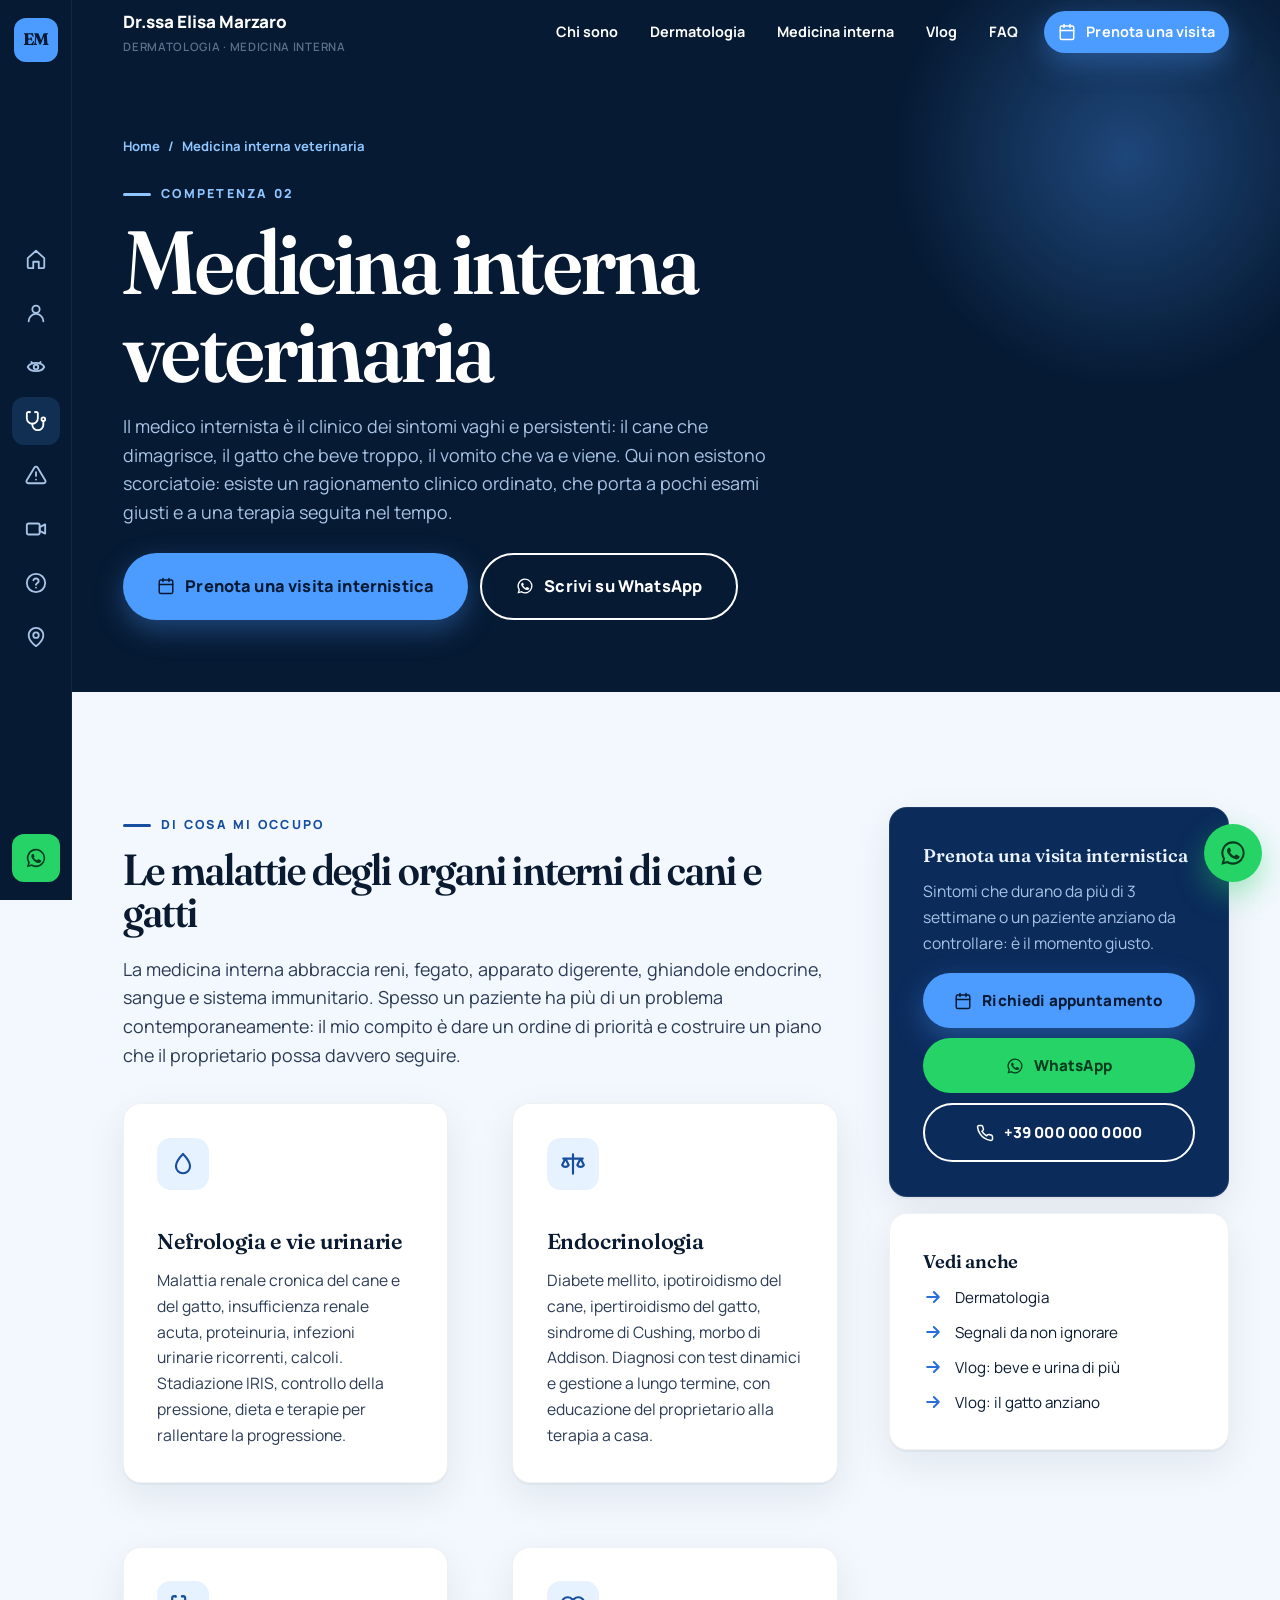
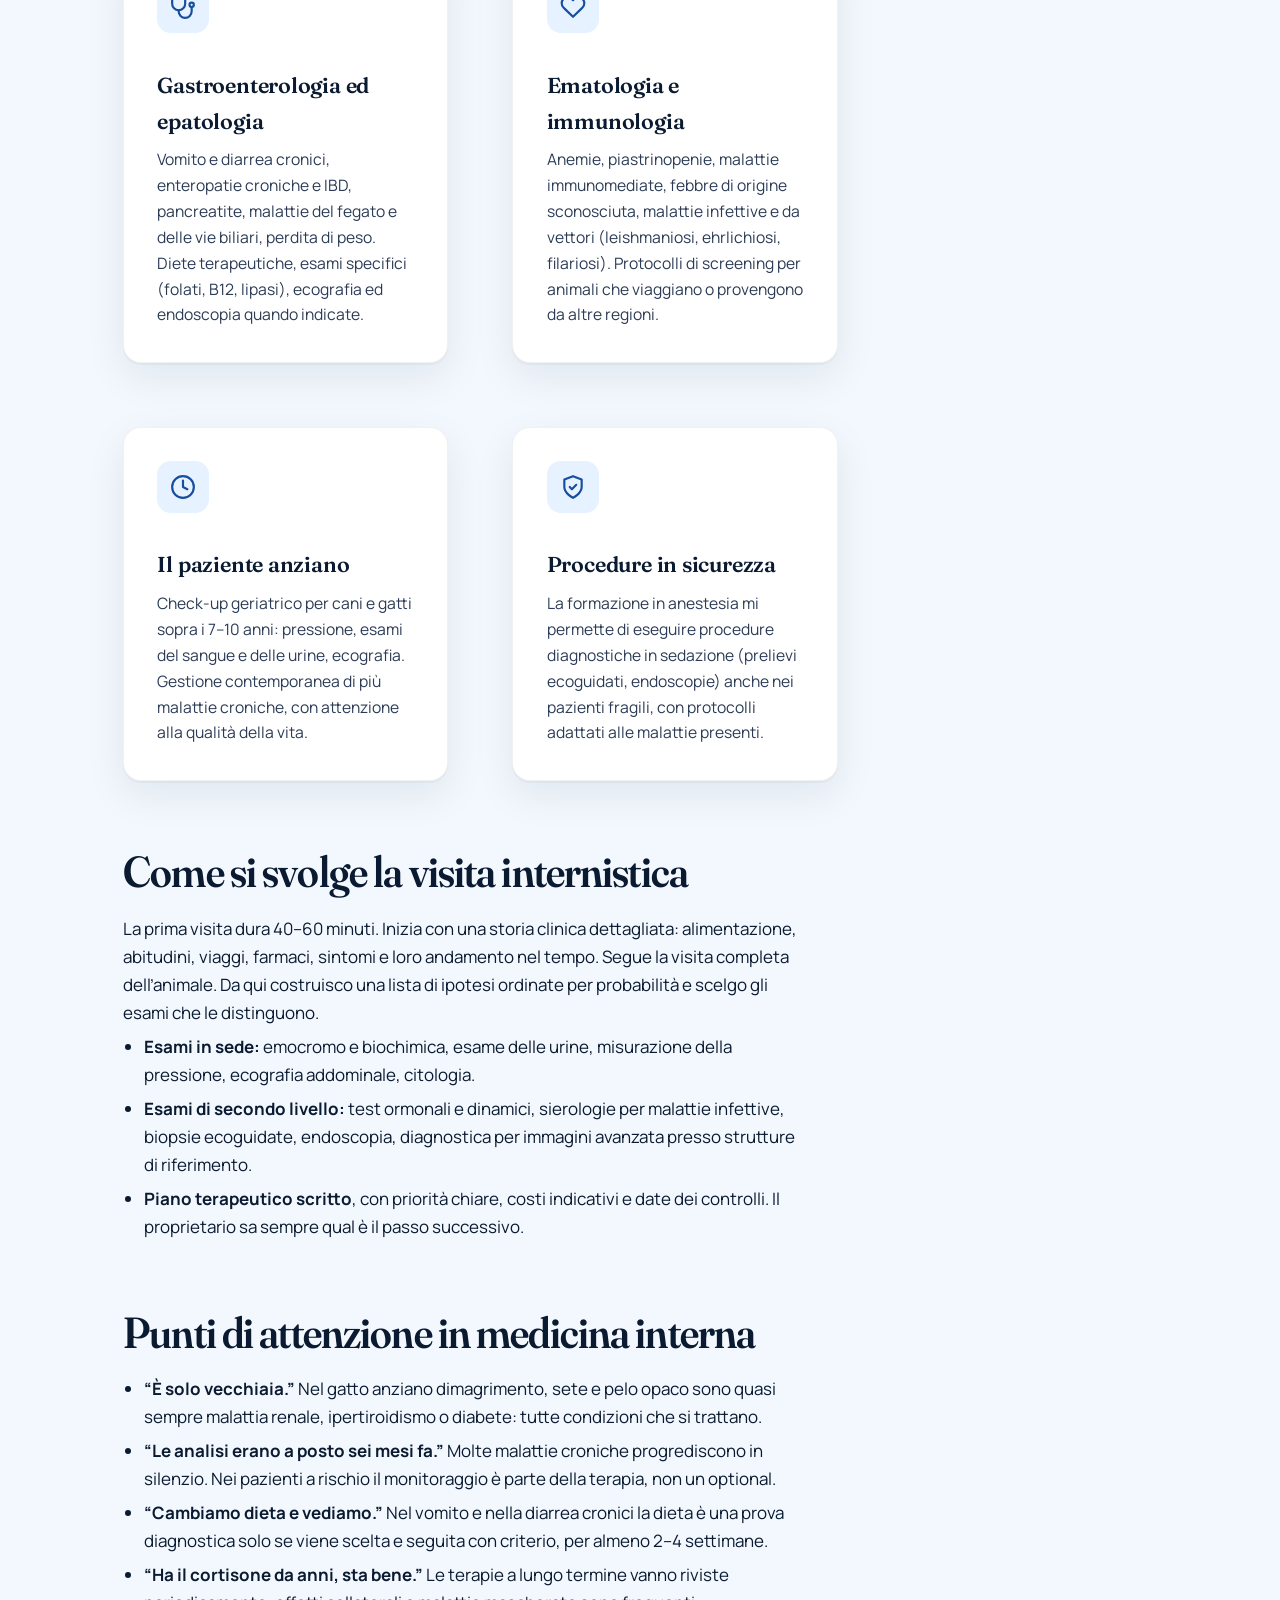
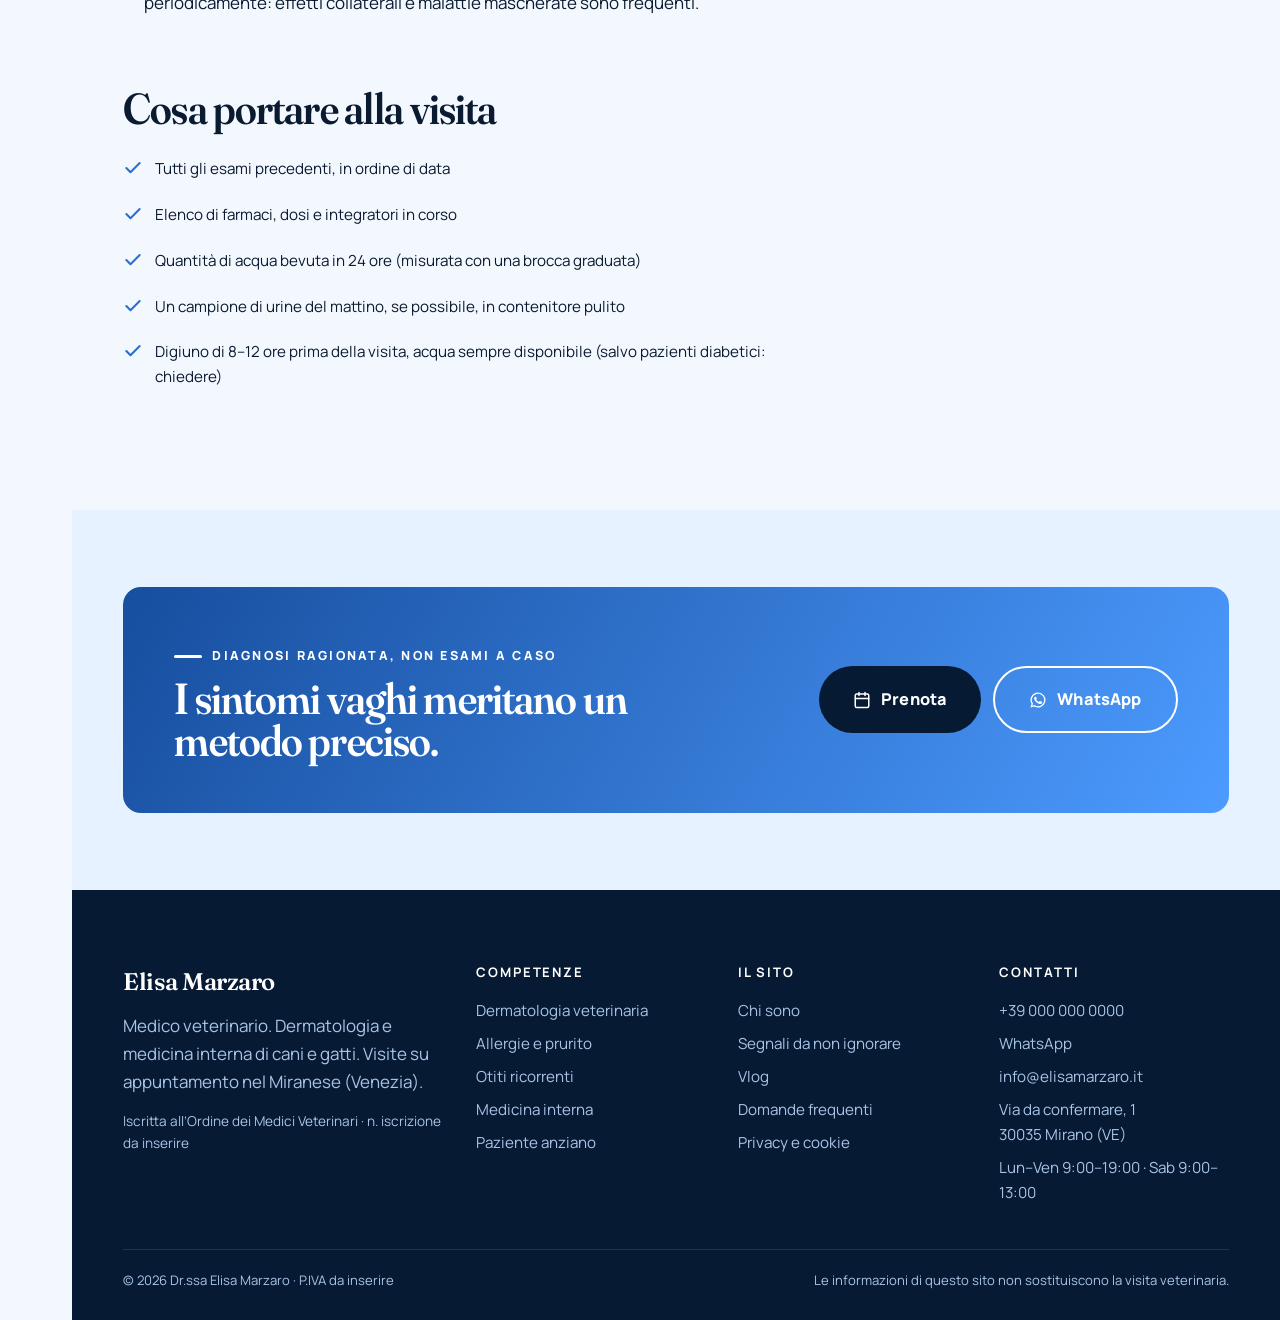
<file: medicina-interna.html>
<!DOCTYPE html>
<html lang="it">
<head>
<meta charset="UTF-8">
<meta name="viewport" content="width=device-width, initial-scale=1, viewport-fit=cover">
<title>Medicina Interna Veterinaria Cane e Gatto a Mirano (VE) · Dr.ssa Elisa Marzaro</title>
<meta name="description" content="Medicina interna veterinaria nel Miranese: vomito e diarrea cronici, dimagrimento, sete eccessiva, malattie renali, epatiche, endocrine (diabete, tiroide, Cushing) e del paziente anziano. Diagnosi ragionata, esami in sede, terapie seguite nel tempo.">
<link rel="canonical" href="https://www.elisamarzaro.it/medicina-interna.html">
<meta name="robots" content="index,follow,max-image-preview:large,max-snippet:-1">
<meta name="theme-color" content="#061A33">
<meta name="author" content="Dr.ssa Elisa Marzaro">
<meta property="og:locale" content="it_IT">
<meta property="og:type" content="website">
<meta property="og:site_name" content="Dr.ssa Elisa Marzaro · Medico Veterinario">
<meta property="og:title" content="Medicina Interna Veterinaria Cane e Gatto a Mirano (VE) · Dr.ssa Elisa Marzaro">
<meta property="og:description" content="Medicina interna veterinaria nel Miranese: vomito e diarrea cronici, dimagrimento, sete eccessiva, malattie renali, epatiche, endocrine (diabete, tiroide, Cushing) e del paziente anziano. Diagnosi ragionata, esami in sede, terapie seguite nel tempo.">
<meta property="og:url" content="https://www.elisamarzaro.it/medicina-interna.html">
<meta property="og:image" content="https://www.elisamarzaro.it/assets/img/og.svg">
<meta name="twitter:card" content="summary_large_image">
<link rel="icon" href="assets/img/favicon.svg" type="image/svg+xml">
<link rel="apple-touch-icon" href="assets/img/favicon.svg">
<link rel="manifest" href="site.webmanifest">
<link rel="preconnect" href="https://fonts.googleapis.com">
<link rel="preconnect" href="https://fonts.gstatic.com" crossorigin>
<link href="https://fonts.googleapis.com/css2?family=Fraunces:ital,opsz,wght@0,9..144,500;0,9..144,600;1,9..144,500&family=Manrope:wght@500;600;700;800&display=swap" rel="stylesheet">
<link rel="stylesheet" href="assets/css/style.css">

<script type="application/ld+json">
{
  "@context": "https://schema.org",
  "@graph": [
    {
      "@type": ["VeterinaryCare","MedicalBusiness","LocalBusiness"],
      "@id": "https://www.elisamarzaro.it/#clinica",
      "name": "Dr.ssa Elisa Marzaro · Medico Veterinario",
      "alternateName": "Elisa Marzaro Veterinaria Dermatologia e Medicina Interna",
      "description": "Medico veterinario con competenze specialistiche in dermatologia e medicina interna di cani e gatti. Visite su appuntamento, diagnostica in sede, percorsi terapeutici personalizzati.",
      "url": "https://www.elisamarzaro.it/",
      "telephone": "+390000000000",
      "email": "info@elisamarzaro.it",
      "image": "https://www.elisamarzaro.it/assets/img/og.svg",
      "priceRange": "€€",
      "currenciesAccepted": "EUR",
      "paymentAccepted": "Contanti, Bancomat, Carta di credito",
      "address": {"@type":"PostalAddress","streetAddress":"Via da confermare, 1","addressLocality":"Mirano","addressRegion":"VE","postalCode":"30035","addressCountry":"IT"},
      "areaServed": ["Mirano","Miranese","Venezia","Padova","Treviso","Veneto"],
      "openingHoursSpecification": [
        {"@type":"OpeningHoursSpecification","dayOfWeek":["Monday","Tuesday","Wednesday","Thursday","Friday"],"opens":"09:00","closes":"19:00"},
        {"@type":"OpeningHoursSpecification","dayOfWeek":"Saturday","opens":"09:00","closes":"13:00"}
      ],
      "medicalSpecialty": ["Dermatology","InternalMedicine"],
      "availableService": [
        {"@type":"MedicalProcedure","name":"Visita dermatologica veterinaria"},
        {"@type":"MedicalProcedure","name":"Visita di medicina interna veterinaria"},
        {"@type":"MedicalTest","name":"Citologia cutanea e auricolare"},
        {"@type":"MedicalTest","name":"Esami ematologici e delle urine"},
        {"@type":"MedicalTest","name":"Ecografia addominale"},
        {"@type":"MedicalProcedure","name":"Dieta privativa per allergia alimentare"}
      ],
      "founder": {"@id": "https://www.elisamarzaro.it/#dottoressa"},
      "employee": {"@id": "https://www.elisamarzaro.it/#dottoressa"},
      "sameAs": ["https://www.linkedin.com/in/elisa-marzaro-38a641121/"]
    },
    {
      "@type": ["Person","Physician"],
      "@id": "https://www.elisamarzaro.it/#dottoressa",
      "name": "Elisa Marzaro",
      "honorificPrefix": "Dr.ssa",
      "jobTitle": "Medico Veterinario",
      "description": "Medico veterinario laureata all'Alma Mater Studiorum – Università di Bologna, con competenze in dermatologia, medicina interna e anestesia di cani e gatti. Esercita nel Veneto, area del Miranese.",
      "alumniOf": {"@type":"CollegeOrUniversity","name":"Alma Mater Studiorum – Università di Bologna"},
      "knowsAbout": ["Dermatologia veterinaria","Allergologia veterinaria","Otiti del cane e del gatto","Medicina interna veterinaria","Endocrinologia veterinaria","Nefrologia veterinaria","Gastroenterologia veterinaria","Anestesia veterinaria"],
      "worksFor": {"@id": "https://www.elisamarzaro.it/#clinica"},
      "url": "https://www.elisamarzaro.it/#chi-sono",
      "sameAs": ["https://www.linkedin.com/in/elisa-marzaro-38a641121/"]
    },
    {
      "@type": "WebSite",
      "@id": "https://www.elisamarzaro.it/#sito",
      "url": "https://www.elisamarzaro.it/",
      "name": "Dr.ssa Elisa Marzaro · Dermatologia e Medicina Interna Veterinaria",
      "inLanguage": "it-IT",
      "publisher": {"@id": "https://www.elisamarzaro.it/#clinica"}
    }
  ]
}
</script>
<script type="application/ld+json">{"@context": "https://schema.org", "@type": "BreadcrumbList", "itemListElement": [{"@type": "ListItem", "position": 1, "name": "Home", "item": "https://www.elisamarzaro.it/index.html"}, {"@type": "ListItem", "position": 2, "name": "Medicina interna veterinaria", "item": "https://www.elisamarzaro.it/medicina-interna.html"}]}</script>
</head>

<body>
<a class="skip" href="#main">Vai al contenuto</a>
<aside class="rail" aria-label="Navigazione rapida">
  <a class="rail-logo" href="index.html" aria-label="Dr.ssa Elisa Marzaro – home">EM</a>
  <nav class="rail-nav"><a href="index.html#top" class="" aria-label="Home"><svg viewBox="0 0 24 24" fill="none" stroke="currentColor" stroke-width="2" stroke-linecap="round" stroke-linejoin="round" aria-hidden="true"><path d="m3 11 9-8 9 8v10a1 1 0 0 1-1 1h-5v-7H9v7H4a1 1 0 0 1-1-1z"/></svg><span class="tip">Home</span></a><a href="index.html#chi-sono" class="" aria-label="Chi sono"><svg viewBox="0 0 24 24" fill="none" stroke="currentColor" stroke-width="2" stroke-linecap="round" stroke-linejoin="round" aria-hidden="true"><circle cx="12" cy="8" r="4"/><path d="M4 21a8 8 0 0 1 16 0"/></svg><span class="tip">Chi sono</span></a><a href="dermatologia.html" class="" aria-label="Dermatologia"><svg viewBox="0 0 24 24" fill="none" stroke="currentColor" stroke-width="2" stroke-linecap="round" stroke-linejoin="round" aria-hidden="true"><path d="M3 12c3-6 15-6 18 0M3 12c3 6 15 6 18 0"/><circle cx="12" cy="12" r="2.5"/><path d="M7 6.5 8 8M17 6.5 16 8"/></svg><span class="tip">Dermatologia</span></a><a href="medicina-interna.html" class="active" aria-label="Medicina interna"><svg viewBox="0 0 24 24" fill="none" stroke="currentColor" stroke-width="2" stroke-linecap="round" stroke-linejoin="round" aria-hidden="true"><path d="M4.8 2.3A.3.3 0 1 0 5 2H4a2 2 0 0 0-2 2v5a6 6 0 0 0 6 6 6 6 0 0 0 6-6V4a2 2 0 0 0-2-2h-1a.2.2 0 1 0 .3.3"/><path d="M8 15v1a6 6 0 0 0 6 6 6 6 0 0 0 6-6v-4"/><circle cx="20" cy="10" r="2"/></svg><span class="tip">Medicina interna</span></a><a href="index.html#attenzione" class="" aria-label="Segnali da non ignorare"><svg viewBox="0 0 24 24" fill="none" stroke="currentColor" stroke-width="2" stroke-linecap="round" stroke-linejoin="round" aria-hidden="true"><path d="M10.3 3.9 1.8 18a2 2 0 0 0 1.7 3h17a2 2 0 0 0 1.7-3L13.7 3.9a2 2 0 0 0-3.4 0z"/><path d="M12 9v4M12 17h.01"/></svg><span class="tip">Segnali da non ignorare</span></a><a href="vlog.html" class="" aria-label="Vlog"><svg viewBox="0 0 24 24" fill="none" stroke="currentColor" stroke-width="2" stroke-linecap="round" stroke-linejoin="round" aria-hidden="true"><rect x="2" y="6" width="14" height="12" rx="2"/><path d="m16 10 6-3v10l-6-3z"/></svg><span class="tip">Vlog</span></a><a href="index.html#faq" class="" aria-label="Domande frequenti"><svg viewBox="0 0 24 24" fill="none" stroke="currentColor" stroke-width="2" stroke-linecap="round" stroke-linejoin="round" aria-hidden="true"><circle cx="12" cy="12" r="10"/><path d="M9.1 9a3 3 0 0 1 5.8 1c0 2-3 2.5-3 4M12 17h.01"/></svg><span class="tip">Domande frequenti</span></a><a href="index.html#contatti" class="" aria-label="Contatti"><svg viewBox="0 0 24 24" fill="none" stroke="currentColor" stroke-width="2" stroke-linecap="round" stroke-linejoin="round" aria-hidden="true"><path d="M20 10c0 6-8 12-8 12s-8-6-8-12a8 8 0 0 1 16 0z"/><circle cx="12" cy="10" r="3"/></svg><span class="tip">Contatti</span></a></nav>
  <a class="rail-cta" href="https://wa.me/390000000000?text=Buongiorno%20Dottoressa%2C%20vorrei%20prenotare%20una%20visita%20per%20il%20mio%20animale." target="_blank" rel="noopener" aria-label="Scrivi su WhatsApp"><svg viewBox="0 0 24 24" fill="currentColor" aria-hidden="true"><path d="M12 2a10 10 0 0 0-8.6 15.1L2 22l5-1.3A10 10 0 1 0 12 2zm0 18.2a8.2 8.2 0 0 1-4.2-1.2l-.3-.2-3 .8.8-2.9-.2-.3A8.2 8.2 0 1 1 12 20.2zm4.5-6.1c-.2-.1-1.5-.7-1.7-.8s-.4-.1-.6.1-.6.8-.8 1-.3.2-.5.1a6.7 6.7 0 0 1-3.3-2.9c-.3-.4.2-.4.7-1.3a.5.5 0 0 0 0-.5l-.8-1.8c-.2-.5-.4-.4-.6-.4h-.5a1 1 0 0 0-.7.3 3 3 0 0 0-.9 2.2 5.2 5.2 0 0 0 1.1 2.7 11.8 11.8 0 0 0 4.5 4c1.7.7 2.3.8 3.2.6a2.7 2.7 0 0 0 1.8-1.3 2.2 2.2 0 0 0 .2-1.3c-.1-.1-.3-.2-.5-.3z"/></svg></a>
</aside>
<header class="top on-dark-top">
  <a class="top-brand" href="index.html"><span class="mark">EM</span><span>Dr.ssa Elisa Marzaro<small>Dermatologia · Medicina interna</small></span></a>
  <nav class="top-links" aria-label="Menu principale">
    <a href="index.html#chi-sono">Chi sono</a>
    <a href="dermatologia.html">Dermatologia</a>
    <a href="medicina-interna.html">Medicina interna</a>
    <a href="vlog.html">Vlog</a>
    <a href="index.html#faq">FAQ</a>
    <a class="btn btn-primary btn-sm" href="index.html#contatti"><svg viewBox="0 0 24 24" fill="none" stroke="currentColor" stroke-width="2" stroke-linecap="round" stroke-linejoin="round" aria-hidden="true"><rect x="3" y="4" width="18" height="18" rx="2"/><path d="M16 2v4M8 2v4M3 10h18"/></svg> Prenota una visita</a>
  </nav>
  <button class="burger" data-open-menu aria-label="Apri il menu"><svg viewBox="0 0 24 24" fill="none" stroke="currentColor" stroke-width="2.4" stroke-linecap="round" aria-hidden="true"><path d="M4 7h16M4 12h16M4 17h10"/></svg></button>
</header>
<div class="sheet" aria-hidden="true">
  <div class="sheet-head"><span class="foot-brand">Elisa Marzaro</span><button class="sheet-close" data-close-menu aria-label="Chiudi il menu"><svg viewBox="0 0 24 24" fill="none" stroke="currentColor" stroke-width="2.4" stroke-linecap="round" aria-hidden="true"><path d="M6 6l12 12M18 6 6 18"/></svg></button></div>
  <nav class="sheet-nav" aria-label="Menu mobile">
    <a href="index.html#chi-sono">Chi sono <span>01</span></a>
    <a href="dermatologia.html">Dermatologia <span>02</span></a>
    <a href="medicina-interna.html">Medicina interna <span>03</span></a>
    <a href="index.html#attenzione">Segnali da non ignorare <span>04</span></a>
    <a href="vlog.html">Vlog <span>05</span></a>
    <a href="index.html#faq">Domande frequenti <span>06</span></a>
    <a href="index.html#contatti">Contatti <span>07</span></a>
  </nav>
  <div class="sheet-foot">
    <a class="btn btn-primary btn-lg" href="index.html#contatti"><svg viewBox="0 0 24 24" fill="none" stroke="currentColor" stroke-width="2" stroke-linecap="round" stroke-linejoin="round" aria-hidden="true"><rect x="3" y="4" width="18" height="18" rx="2"/><path d="M16 2v4M8 2v4M3 10h18"/></svg> Prenota una visita</a>
    <a class="btn btn-wa btn-lg" href="https://wa.me/390000000000?text=Buongiorno%20Dottoressa%2C%20vorrei%20prenotare%20una%20visita%20per%20il%20mio%20animale." target="_blank" rel="noopener"><svg viewBox="0 0 24 24" fill="currentColor" aria-hidden="true"><path d="M12 2a10 10 0 0 0-8.6 15.1L2 22l5-1.3A10 10 0 1 0 12 2zm0 18.2a8.2 8.2 0 0 1-4.2-1.2l-.3-.2-3 .8.8-2.9-.2-.3A8.2 8.2 0 1 1 12 20.2zm4.5-6.1c-.2-.1-1.5-.7-1.7-.8s-.4-.1-.6.1-.6.8-.8 1-.3.2-.5.1a6.7 6.7 0 0 1-3.3-2.9c-.3-.4.2-.4.7-1.3a.5.5 0 0 0 0-.5l-.8-1.8c-.2-.5-.4-.4-.6-.4h-.5a1 1 0 0 0-.7.3 3 3 0 0 0-.9 2.2 5.2 5.2 0 0 0 1.1 2.7 11.8 11.8 0 0 0 4.5 4c1.7.7 2.3.8 3.2.6a2.7 2.7 0 0 0 1.8-1.3 2.2 2.2 0 0 0 .2-1.3c-.1-.1-.3-.2-.5-.3z"/></svg> Scrivi su WhatsApp</a>
    <a class="btn btn-ghost btn-lg" style="color:#fff" href="tel:+390000000000"><svg viewBox="0 0 24 24" fill="none" stroke="currentColor" stroke-width="2" stroke-linecap="round" stroke-linejoin="round" aria-hidden="true"><path d="M22 16.9v3a2 2 0 0 1-2.2 2 19.8 19.8 0 0 1-8.6-3.1 19.5 19.5 0 0 1-6-6A19.8 19.8 0 0 1 2.1 4.2 2 2 0 0 1 4.1 2h3a2 2 0 0 1 2 1.7c.1.9.4 1.8.7 2.7a2 2 0 0 1-.5 2.1L8 9.8a16 16 0 0 0 6 6l1.3-1.3a2 2 0 0 1 2.1-.4c.9.3 1.8.6 2.7.7a2 2 0 0 1 1.7 2z"/></svg> +39 000 000 0000</a>
  </div>
</div>

<main id="main">
<section class="page-hero">
  <div class="hero-deco"></div>
  <div class="wrap">
    <nav class="crumbs" aria-label="Percorso"><a href="index.html">Home</a><span>/</span><span>Medicina interna veterinaria</span></nav>
    <span class="eyebrow" style="color:var(--azure-300)">Competenza 02</span>
    <h1 class="display h-xl" style="margin:14px 0 18px">Medicina interna veterinaria</h1>
    <p class="lead" style="max-width:60ch">Il medico internista è il clinico dei sintomi vaghi e persistenti: il cane che dimagrisce, il gatto che beve troppo, il vomito che va e viene. Qui non esistono scorciatoie: esiste un ragionamento clinico ordinato, che porta a pochi esami giusti e a una terapia seguita nel tempo.</p>
    <div class="hero-actions" style="margin-top:26px"><a class="btn btn-primary btn-lg" href="index.html#contatti"><svg viewBox="0 0 24 24" fill="none" stroke="currentColor" stroke-width="2" stroke-linecap="round" stroke-linejoin="round" aria-hidden="true"><rect x="3" y="4" width="18" height="18" rx="2"/><path d="M16 2v4M8 2v4M3 10h18"/></svg> Prenota una visita internistica</a><a class="btn btn-ghost btn-lg" style="color:#fff" href="https://wa.me/390000000000?text=Buongiorno%20Dottoressa%2C%20vorrei%20prenotare%20una%20visita%20per%20il%20mio%20animale." target="_blank" rel="noopener"><svg viewBox="0 0 24 24" fill="currentColor" aria-hidden="true"><path d="M12 2a10 10 0 0 0-8.6 15.1L2 22l5-1.3A10 10 0 1 0 12 2zm0 18.2a8.2 8.2 0 0 1-4.2-1.2l-.3-.2-3 .8.8-2.9-.2-.3A8.2 8.2 0 1 1 12 20.2zm4.5-6.1c-.2-.1-1.5-.7-1.7-.8s-.4-.1-.6.1-.6.8-.8 1-.3.2-.5.1a6.7 6.7 0 0 1-3.3-2.9c-.3-.4.2-.4.7-1.3a.5.5 0 0 0 0-.5l-.8-1.8c-.2-.5-.4-.4-.6-.4h-.5a1 1 0 0 0-.7.3 3 3 0 0 0-.9 2.2 5.2 5.2 0 0 0 1.1 2.7 11.8 11.8 0 0 0 4.5 4c1.7.7 2.3.8 3.2.6a2.7 2.7 0 0 0 1.8-1.3 2.2 2.2 0 0 0 .2-1.3c-.1-.1-.3-.2-.5-.3z"/></svg> Scrivi su WhatsApp</a></div>
  </div>
</section>

<section class="section bg-mist">
  <div class="wrap two-col">
    <article class="prose">
      <span class="eyebrow">Di cosa mi occupo</span>
      <h2 class="display h-m" style="margin-top:12px">Le malattie degli organi interni di cani e gatti</h2>
      <p class="lead">La medicina interna abbraccia reni, fegato, apparato digerente, ghiandole endocrine, sangue e sistema immunitario. Spesso un paziente ha più di un problema contemporaneamente: il mio compito è dare un ordine di priorità e costruire un piano che il proprietario possa davvero seguire.</p>

      <div class="grid-2" style="margin-top:34px;align-items:stretch">
        <div class="card"><span class="ico"><svg viewBox="0 0 24 24" fill="none" stroke="currentColor" stroke-width="2" stroke-linecap="round" stroke-linejoin="round" aria-hidden="true"><path d="M12 2.7s6.5 6.6 6.5 11.3a6.5 6.5 0 0 1-13 0C5.5 9.3 12 2.7 12 2.7z"/></svg></span><h3>Nefrologia e vie urinarie</h3><p>Malattia renale cronica del cane e del gatto, insufficienza renale acuta, proteinuria, infezioni urinarie ricorrenti, calcoli. Stadiazione IRIS, controllo della pressione, dieta e terapie per rallentare la progressione.</p></div>
        <div class="card"><span class="ico"><svg viewBox="0 0 24 24" fill="none" stroke="currentColor" stroke-width="2" stroke-linecap="round" stroke-linejoin="round" aria-hidden="true"><path d="M12 3v18M3 7h18M5 7l-3 6a3.5 3.5 0 0 0 6 0L5 7zM19 7l-3 6a3.5 3.5 0 0 0 6 0l-3-6"/></svg></span><h3>Endocrinologia</h3><p>Diabete mellito, ipotiroidismo del cane, ipertiroidismo del gatto, sindrome di Cushing, morbo di Addison. Diagnosi con test dinamici e gestione a lungo termine, con educazione del proprietario alla terapia a casa.</p></div>
        <div class="card"><span class="ico"><svg viewBox="0 0 24 24" fill="none" stroke="currentColor" stroke-width="2" stroke-linecap="round" stroke-linejoin="round" aria-hidden="true"><path d="M4.8 2.3A.3.3 0 1 0 5 2H4a2 2 0 0 0-2 2v5a6 6 0 0 0 6 6 6 6 0 0 0 6-6V4a2 2 0 0 0-2-2h-1a.2.2 0 1 0 .3.3"/><path d="M8 15v1a6 6 0 0 0 6 6 6 6 0 0 0 6-6v-4"/><circle cx="20" cy="10" r="2"/></svg></span><h3>Gastroenterologia ed epatologia</h3><p>Vomito e diarrea cronici, enteropatie croniche e IBD, pancreatite, malattie del fegato e delle vie biliari, perdita di peso. Diete terapeutiche, esami specifici (folati, B12, lipasi), ecografia ed endoscopia quando indicate.</p></div>
        <div class="card"><span class="ico"><svg viewBox="0 0 24 24" fill="none" stroke="currentColor" stroke-width="2" stroke-linecap="round" stroke-linejoin="round" aria-hidden="true"><path d="M20.8 4.6a5.5 5.5 0 0 0-7.8 0L12 5.7l-1-1.1a5.5 5.5 0 0 0-7.8 7.8l1 1.1L12 21l7.8-7.5 1-1.1a5.5 5.5 0 0 0 0-7.8z"/></svg></span><h3>Ematologia e immunologia</h3><p>Anemie, piastrinopenie, malattie immunomediate, febbre di origine sconosciuta, malattie infettive e da vettori (leishmaniosi, ehrlichiosi, filariosi). Protocolli di screening per animali che viaggiano o provengono da altre regioni.</p></div>
        <div class="card" id="senior"><span class="ico"><svg viewBox="0 0 24 24" fill="none" stroke="currentColor" stroke-width="2" stroke-linecap="round" stroke-linejoin="round" aria-hidden="true"><circle cx="12" cy="12" r="10"/><path d="M12 6v6l4 2"/></svg></span><h3>Il paziente anziano</h3><p>Check-up geriatrico per cani e gatti sopra i 7–10 anni: pressione, esami del sangue e delle urine, ecografia. Gestione contemporanea di più malattie croniche, con attenzione alla qualità della vita.</p></div>
        <div class="card"><span class="ico"><svg viewBox="0 0 24 24" fill="none" stroke="currentColor" stroke-width="2" stroke-linecap="round" stroke-linejoin="round" aria-hidden="true"><path d="M12 22s8-4 8-10V5l-8-3-8 3v7c0 6 8 10 8 10z"/><path d="m9 12 2 2 4-4"/></svg></span><h3>Procedure in sicurezza</h3><p>La formazione in anestesia mi permette di eseguire procedure diagnostiche in sedazione (prelievi ecoguidati, endoscopie) anche nei pazienti fragili, con protocolli adattati alle malattie presenti.</p></div>
      </div>

      <h2 class="display h-m">Come si svolge la visita internistica</h2>
      <p>La prima visita dura 40–60 minuti. Inizia con una storia clinica dettagliata: alimentazione, abitudini, viaggi, farmaci, sintomi e loro andamento nel tempo. Segue la visita completa dell’animale. Da qui costruisco una lista di ipotesi ordinate per probabilità e scelgo gli esami che le distinguono.</p>
      <ul>
        <li><strong>Esami in sede:</strong> emocromo e biochimica, esame delle urine, misurazione della pressione, ecografia addominale, citologia.</li>
        <li><strong>Esami di secondo livello:</strong> test ormonali e dinamici, sierologie per malattie infettive, biopsie ecoguidate, endoscopia, diagnostica per immagini avanzata presso strutture di riferimento.</li>
        <li><strong>Piano terapeutico scritto</strong>, con priorità chiare, costi indicativi e date dei controlli. Il proprietario sa sempre qual è il passo successivo.</li>
      </ul>

      <h2 class="display h-m">Punti di attenzione in medicina interna</h2>
      <ul>
        <li><strong>“È solo vecchiaia.”</strong> Nel gatto anziano dimagrimento, sete e pelo opaco sono quasi sempre malattia renale, ipertiroidismo o diabete: tutte condizioni che si trattano.</li>
        <li><strong>“Le analisi erano a posto sei mesi fa.”</strong> Molte malattie croniche progrediscono in silenzio. Nei pazienti a rischio il monitoraggio è parte della terapia, non un optional.</li>
        <li><strong>“Cambiamo dieta e vediamo.”</strong> Nel vomito e nella diarrea cronici la dieta è una prova diagnostica solo se viene scelta e seguita con criterio, per almeno 2–4 settimane.</li>
        <li><strong>“Ha il cortisone da anni, sta bene.”</strong> Le terapie a lungo termine vanno riviste periodicamente: effetti collaterali e malattie mascherate sono frequenti.</li>
      </ul>

      <h2 class="display h-m">Cosa portare alla visita</h2>
      <ul class="check" style="list-style:none;padding:0">
        <li><svg viewBox="0 0 24 24" fill="none" stroke="currentColor" stroke-width="2.5" stroke-linecap="round" stroke-linejoin="round" aria-hidden="true"><path d="M20 6 9 17l-5-5"/></svg>Tutti gli esami precedenti, in ordine di data</li>
        <li><svg viewBox="0 0 24 24" fill="none" stroke="currentColor" stroke-width="2.5" stroke-linecap="round" stroke-linejoin="round" aria-hidden="true"><path d="M20 6 9 17l-5-5"/></svg>Elenco di farmaci, dosi e integratori in corso</li>
        <li><svg viewBox="0 0 24 24" fill="none" stroke="currentColor" stroke-width="2.5" stroke-linecap="round" stroke-linejoin="round" aria-hidden="true"><path d="M20 6 9 17l-5-5"/></svg>Quantità di acqua bevuta in 24 ore (misurata con una brocca graduata)</li>
        <li><svg viewBox="0 0 24 24" fill="none" stroke="currentColor" stroke-width="2.5" stroke-linecap="round" stroke-linejoin="round" aria-hidden="true"><path d="M20 6 9 17l-5-5"/></svg>Un campione di urine del mattino, se possibile, in contenitore pulito</li>
        <li><svg viewBox="0 0 24 24" fill="none" stroke="currentColor" stroke-width="2.5" stroke-linecap="round" stroke-linejoin="round" aria-hidden="true"><path d="M20 6 9 17l-5-5"/></svg>Digiuno di 8–12 ore prima della visita, acqua sempre disponibile (salvo pazienti diabetici: chiedere)</li>
      </ul>
    </article>
    <aside class="side">
      <div class="card card-dark">
        <h3>Prenota una visita internistica</h3>
        <p>Sintomi che durano da più di 3 settimane o un paziente anziano da controllare: è il momento giusto.</p>
        <a class="btn btn-primary" style="margin-top:16px;width:100%" href="index.html#contatti"><svg viewBox="0 0 24 24" fill="none" stroke="currentColor" stroke-width="2" stroke-linecap="round" stroke-linejoin="round" aria-hidden="true"><rect x="3" y="4" width="18" height="18" rx="2"/><path d="M16 2v4M8 2v4M3 10h18"/></svg> Richiedi appuntamento</a>
        <a class="btn btn-wa" style="margin-top:10px;width:100%" href="https://wa.me/390000000000?text=Buongiorno%20Dottoressa%2C%20vorrei%20prenotare%20una%20visita%20per%20il%20mio%20animale." target="_blank" rel="noopener"><svg viewBox="0 0 24 24" fill="currentColor" aria-hidden="true"><path d="M12 2a10 10 0 0 0-8.6 15.1L2 22l5-1.3A10 10 0 1 0 12 2zm0 18.2a8.2 8.2 0 0 1-4.2-1.2l-.3-.2-3 .8.8-2.9-.2-.3A8.2 8.2 0 1 1 12 20.2zm4.5-6.1c-.2-.1-1.5-.7-1.7-.8s-.4-.1-.6.1-.6.8-.8 1-.3.2-.5.1a6.7 6.7 0 0 1-3.3-2.9c-.3-.4.2-.4.7-1.3a.5.5 0 0 0 0-.5l-.8-1.8c-.2-.5-.4-.4-.6-.4h-.5a1 1 0 0 0-.7.3 3 3 0 0 0-.9 2.2 5.2 5.2 0 0 0 1.1 2.7 11.8 11.8 0 0 0 4.5 4c1.7.7 2.3.8 3.2.6a2.7 2.7 0 0 0 1.8-1.3 2.2 2.2 0 0 0 .2-1.3c-.1-.1-.3-.2-.5-.3z"/></svg> WhatsApp</a>
        <a class="btn btn-ghost" style="margin-top:10px;width:100%;color:#fff" href="tel:+390000000000"><svg viewBox="0 0 24 24" fill="none" stroke="currentColor" stroke-width="2" stroke-linecap="round" stroke-linejoin="round" aria-hidden="true"><path d="M22 16.9v3a2 2 0 0 1-2.2 2 19.8 19.8 0 0 1-8.6-3.1 19.5 19.5 0 0 1-6-6A19.8 19.8 0 0 1 2.1 4.2 2 2 0 0 1 4.1 2h3a2 2 0 0 1 2 1.7c.1.9.4 1.8.7 2.7a2 2 0 0 1-.5 2.1L8 9.8a16 16 0 0 0 6 6l1.3-1.3a2 2 0 0 1 2.1-.4c.9.3 1.8.6 2.7.7a2 2 0 0 1 1.7 2z"/></svg> +39 000 000 0000</a>
      </div>
      <div class="card">
        <h3>Vedi anche</h3>
        <ul class="check" style="margin-top:8px">
          <li><svg viewBox="0 0 24 24" fill="none" stroke="currentColor" stroke-width="2.4" stroke-linecap="round" stroke-linejoin="round" aria-hidden="true"><path d="M5 12h14M13 6l6 6-6 6"/></svg><a href="dermatologia.html">Dermatologia</a></li>
          <li><svg viewBox="0 0 24 24" fill="none" stroke="currentColor" stroke-width="2.4" stroke-linecap="round" stroke-linejoin="round" aria-hidden="true"><path d="M5 12h14M13 6l6 6-6 6"/></svg><a href="index.html#attenzione">Segnali da non ignorare</a></li>
          <li><svg viewBox="0 0 24 24" fill="none" stroke="currentColor" stroke-width="2.4" stroke-linecap="round" stroke-linejoin="round" aria-hidden="true"><path d="M5 12h14M13 6l6 6-6 6"/></svg><a href="vlog.html#vlog-ep3">Vlog: beve e urina di più</a></li>
          <li><svg viewBox="0 0 24 24" fill="none" stroke="currentColor" stroke-width="2.4" stroke-linecap="round" stroke-linejoin="round" aria-hidden="true"><path d="M5 12h14M13 6l6 6-6 6"/></svg><a href="vlog.html#vlog-ep4">Vlog: il gatto anziano</a></li>
        </ul>
      </div>
    </aside>
  </div>
</section>

<section class="section-tight bg-ice">
  <div class="wrap">
    <div class="cta-band reveal">
      <div><span class="eyebrow" style="color:#fff">Diagnosi ragionata, non esami a caso</span><h2 class="display h-m" style="margin-top:10px">I sintomi vaghi meritano un metodo preciso.</h2></div>
      <div class="actions"><a class="btn btn-dark btn-lg" href="index.html#contatti"><svg viewBox="0 0 24 24" fill="none" stroke="currentColor" stroke-width="2" stroke-linecap="round" stroke-linejoin="round" aria-hidden="true"><rect x="3" y="4" width="18" height="18" rx="2"/><path d="M16 2v4M8 2v4M3 10h18"/></svg> Prenota</a><a class="btn btn-ghost btn-lg" style="color:#fff" href="https://wa.me/390000000000?text=Buongiorno%20Dottoressa%2C%20vorrei%20prenotare%20una%20visita%20per%20il%20mio%20animale." target="_blank" rel="noopener"><svg viewBox="0 0 24 24" fill="currentColor" aria-hidden="true"><path d="M12 2a10 10 0 0 0-8.6 15.1L2 22l5-1.3A10 10 0 1 0 12 2zm0 18.2a8.2 8.2 0 0 1-4.2-1.2l-.3-.2-3 .8.8-2.9-.2-.3A8.2 8.2 0 1 1 12 20.2zm4.5-6.1c-.2-.1-1.5-.7-1.7-.8s-.4-.1-.6.1-.6.8-.8 1-.3.2-.5.1a6.7 6.7 0 0 1-3.3-2.9c-.3-.4.2-.4.7-1.3a.5.5 0 0 0 0-.5l-.8-1.8c-.2-.5-.4-.4-.6-.4h-.5a1 1 0 0 0-.7.3 3 3 0 0 0-.9 2.2 5.2 5.2 0 0 0 1.1 2.7 11.8 11.8 0 0 0 4.5 4c1.7.7 2.3.8 3.2.6a2.7 2.7 0 0 0 1.8-1.3 2.2 2.2 0 0 0 .2-1.3c-.1-.1-.3-.2-.5-.3z"/></svg> WhatsApp</a></div>
    </div>
  </div>
</section>
</main>
<footer class="foot">
  <div class="wrap">
    <div class="foot-grid">
      <div>
        <div class="foot-brand">Elisa Marzaro</div>
        <p style="margin-top:10px;max-width:40ch">Medico veterinario. Dermatologia e medicina interna di cani e gatti. Visite su appuntamento nel Miranese (Venezia).</p>
        <p style="margin-top:14px;font-size:.85rem">Iscritta all’Ordine dei Medici Veterinari · n. iscrizione da inserire</p>
      </div>
      <div>
        <h4>Competenze</h4>
        <ul>
          <li><a href="dermatologia.html">Dermatologia veterinaria</a></li>
          <li><a href="dermatologia.html#allergie">Allergie e prurito</a></li>
          <li><a href="dermatologia.html#otiti">Otiti ricorrenti</a></li>
          <li><a href="medicina-interna.html">Medicina interna</a></li>
          <li><a href="medicina-interna.html#senior">Paziente anziano</a></li>
        </ul>
      </div>
      <div>
        <h4>Il sito</h4>
        <ul>
          <li><a href="index.html#chi-sono">Chi sono</a></li>
          <li><a href="index.html#attenzione">Segnali da non ignorare</a></li>
          <li><a href="vlog.html">Vlog</a></li>
          <li><a href="index.html#faq">Domande frequenti</a></li>
          <li><a href="privacy.html">Privacy e cookie</a></li>
        </ul>
      </div>
      <div>
        <h4>Contatti</h4>
        <ul>
          <li><a href="tel:+390000000000">+39 000 000 0000</a></li>
          <li><a href="https://wa.me/390000000000?text=Buongiorno%20Dottoressa%2C%20vorrei%20prenotare%20una%20visita%20per%20il%20mio%20animale." target="_blank" rel="noopener">WhatsApp</a></li>
          <li><a href="mailto:info@elisamarzaro.it">info@elisamarzaro.it</a></li>
          <li>Via da confermare, 1<br>30035 Mirano (VE)</li>
          <li>Lun–Ven 9:00–19:00 · Sab 9:00–13:00</li>
        </ul>
      </div>
    </div>
    <div class="foot-bottom">
      <span>© 2026 Dr.ssa Elisa Marzaro · P.IVA da inserire</span>
      <span>Le informazioni di questo sito non sostituiscono la visita veterinaria.</span>
    </div>
  </div>
</footer>
<nav class="sticky-cta" aria-label="Contatti rapidi">
  <a href="tel:+390000000000"><svg viewBox="0 0 24 24" fill="none" stroke="currentColor" stroke-width="2" stroke-linecap="round" stroke-linejoin="round" aria-hidden="true"><path d="M22 16.9v3a2 2 0 0 1-2.2 2 19.8 19.8 0 0 1-8.6-3.1 19.5 19.5 0 0 1-6-6A19.8 19.8 0 0 1 2.1 4.2 2 2 0 0 1 4.1 2h3a2 2 0 0 1 2 1.7c.1.9.4 1.8.7 2.7a2 2 0 0 1-.5 2.1L8 9.8a16 16 0 0 0 6 6l1.3-1.3a2 2 0 0 1 2.1-.4c.9.3 1.8.6 2.7.7a2 2 0 0 1 1.7 2z"/></svg> Chiama</a>
  <a class="wa" href="https://wa.me/390000000000?text=Buongiorno%20Dottoressa%2C%20vorrei%20prenotare%20una%20visita%20per%20il%20mio%20animale." target="_blank" rel="noopener"><svg viewBox="0 0 24 24" fill="currentColor" aria-hidden="true"><path d="M12 2a10 10 0 0 0-8.6 15.1L2 22l5-1.3A10 10 0 1 0 12 2zm0 18.2a8.2 8.2 0 0 1-4.2-1.2l-.3-.2-3 .8.8-2.9-.2-.3A8.2 8.2 0 1 1 12 20.2zm4.5-6.1c-.2-.1-1.5-.7-1.7-.8s-.4-.1-.6.1-.6.8-.8 1-.3.2-.5.1a6.7 6.7 0 0 1-3.3-2.9c-.3-.4.2-.4.7-1.3a.5.5 0 0 0 0-.5l-.8-1.8c-.2-.5-.4-.4-.6-.4h-.5a1 1 0 0 0-.7.3 3 3 0 0 0-.9 2.2 5.2 5.2 0 0 0 1.1 2.7 11.8 11.8 0 0 0 4.5 4c1.7.7 2.3.8 3.2.6a2.7 2.7 0 0 0 1.8-1.3 2.2 2.2 0 0 0 .2-1.3c-.1-.1-.3-.2-.5-.3z"/></svg> WhatsApp</a>
  <a class="primary" href="index.html#contatti"><svg viewBox="0 0 24 24" fill="none" stroke="currentColor" stroke-width="2" stroke-linecap="round" stroke-linejoin="round" aria-hidden="true"><rect x="3" y="4" width="18" height="18" rx="2"/><path d="M16 2v4M8 2v4M3 10h18"/></svg> Prenota</a>
</nav>
<a class="wa-float" href="https://wa.me/390000000000?text=Buongiorno%20Dottoressa%2C%20vorrei%20prenotare%20una%20visita%20per%20il%20mio%20animale." target="_blank" rel="noopener" aria-label="Scrivi su WhatsApp"><svg viewBox="0 0 24 24" fill="currentColor" aria-hidden="true"><path d="M12 2a10 10 0 0 0-8.6 15.1L2 22l5-1.3A10 10 0 1 0 12 2zm0 18.2a8.2 8.2 0 0 1-4.2-1.2l-.3-.2-3 .8.8-2.9-.2-.3A8.2 8.2 0 1 1 12 20.2zm4.5-6.1c-.2-.1-1.5-.7-1.7-.8s-.4-.1-.6.1-.6.8-.8 1-.3.2-.5.1a6.7 6.7 0 0 1-3.3-2.9c-.3-.4.2-.4.7-1.3a.5.5 0 0 0 0-.5l-.8-1.8c-.2-.5-.4-.4-.6-.4h-.5a1 1 0 0 0-.7.3 3 3 0 0 0-.9 2.2 5.2 5.2 0 0 0 1.1 2.7 11.8 11.8 0 0 0 4.5 4c1.7.7 2.3.8 3.2.6a2.7 2.7 0 0 0 1.8-1.3 2.2 2.2 0 0 0 .2-1.3c-.1-.1-.3-.2-.5-.3z"/></svg></a>

<div class="player" role="dialog" aria-modal="true" aria-label="Riproduzione episodio vlog">
  <div class="player-box">
    <div class="player-bar"><i></i></div>
    <div class="player-dots" aria-hidden="true"></div>
    <div class="player-ctrl">
      <button data-prev aria-label="Foto precedente"><svg viewBox="0 0 24 24" fill="none" stroke="currentColor" stroke-width="2.4" stroke-linecap="round" stroke-linejoin="round" aria-hidden="true"><path d="m15 6-6 6 6 6"/></svg></button>
      <button data-next aria-label="Foto successiva"><svg viewBox="0 0 24 24" fill="none" stroke="currentColor" stroke-width="2.4" stroke-linecap="round" stroke-linejoin="round" aria-hidden="true"><path d="m9 6 6 6-6 6"/></svg></button>
      <button data-close-player aria-label="Chiudi"><svg viewBox="0 0 24 24" fill="none" stroke="currentColor" stroke-width="2.4" stroke-linecap="round" aria-hidden="true"><path d="M6 6l12 12M18 6 6 18"/></svg></button>
    </div>
    <div class="player-stage"></div>
    <div class="player-cap"></div>
  </div>
</div>
<script src="assets/js/vlog-data.js" defer></script>
<script src="assets/js/main.js" defer></script>
</body>
</html>
</file>
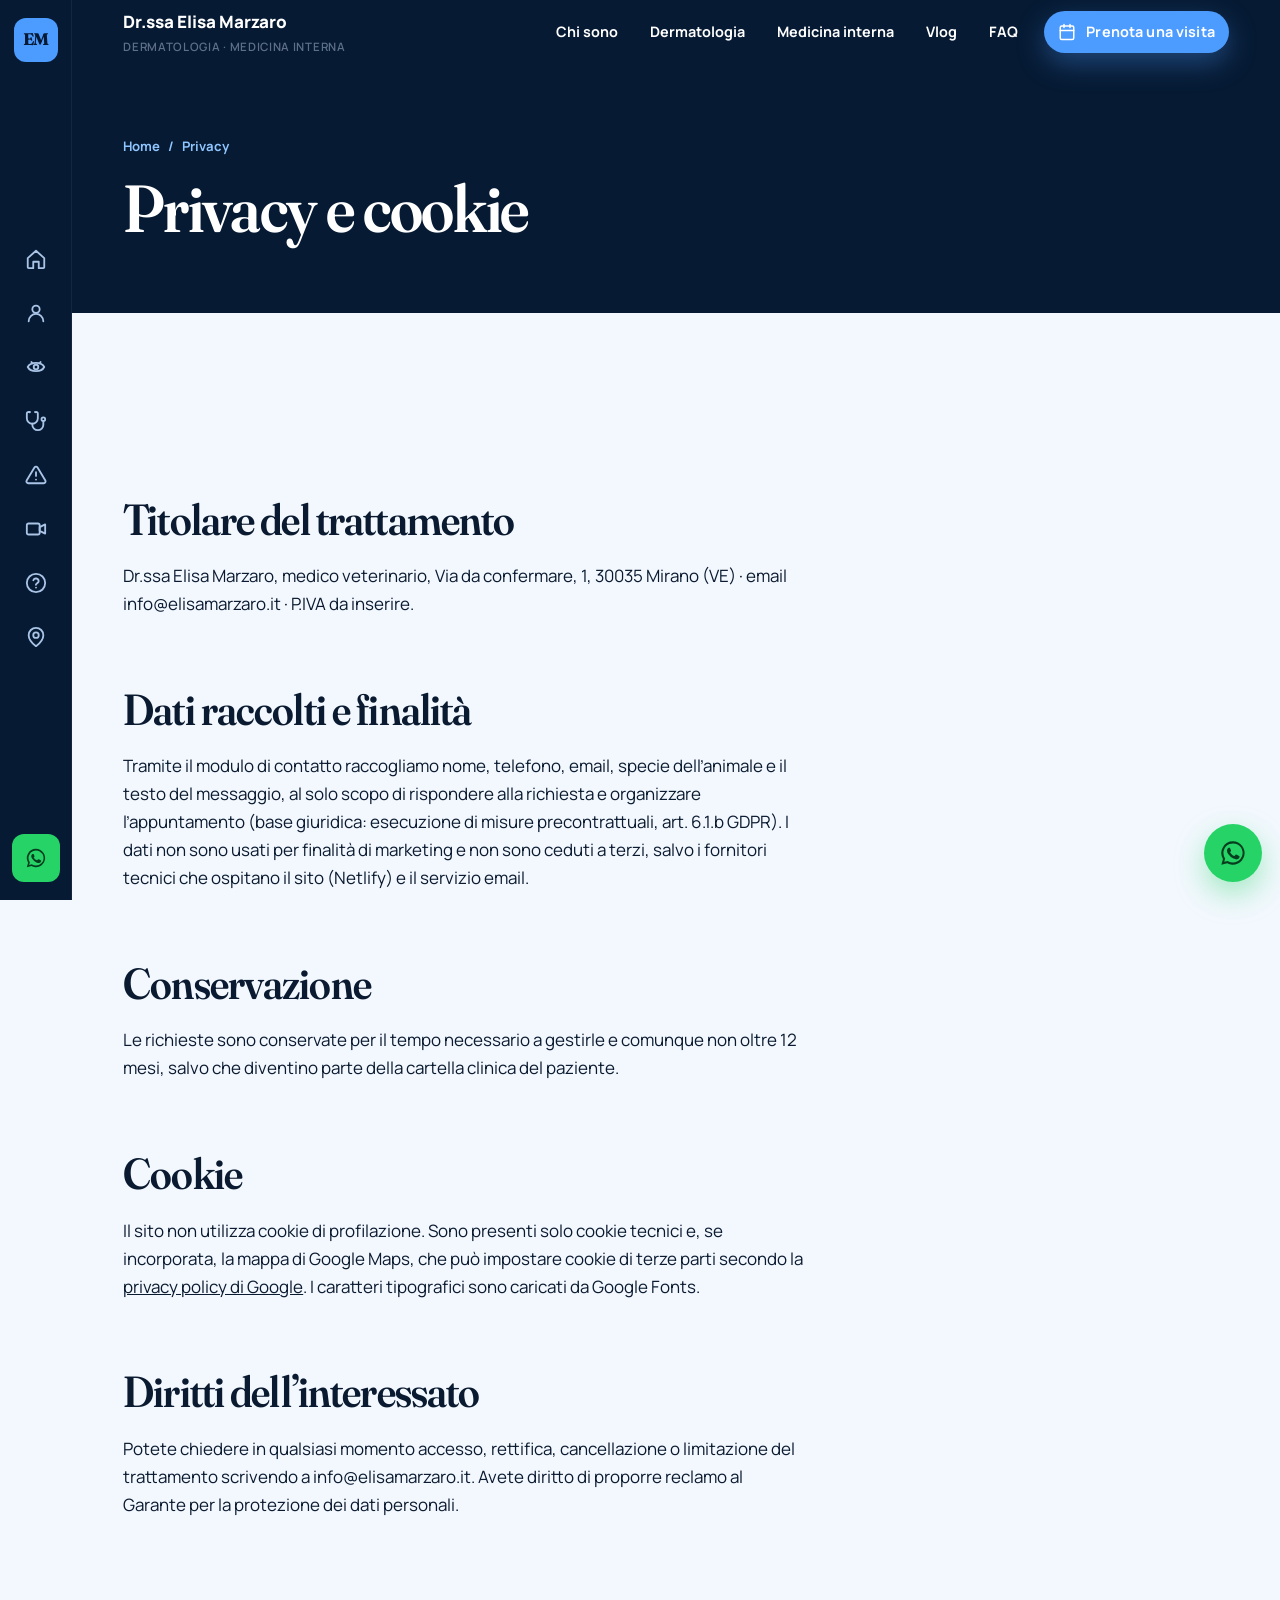
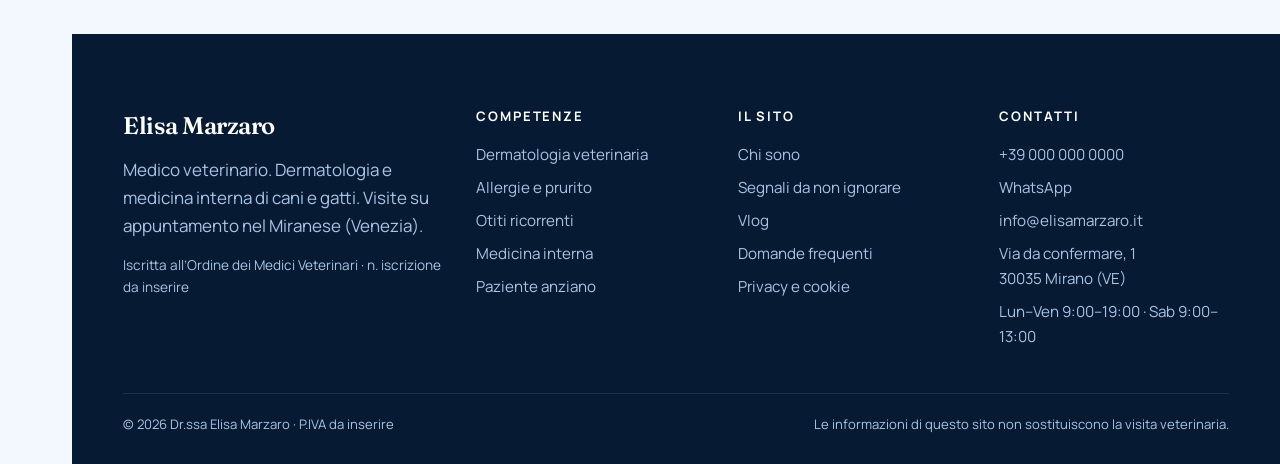
<file: privacy.html>
<!DOCTYPE html>
<html lang="it">
<head>
<meta charset="UTF-8">
<meta name="viewport" content="width=device-width, initial-scale=1, viewport-fit=cover">
<title>Privacy e cookie · Dr.ssa Elisa Marzaro</title>
<meta name="description" content="Informativa sul trattamento dei dati personali raccolti tramite il sito e il modulo di contatto, ai sensi del Regolamento UE 2016/679 (GDPR).">
<link rel="canonical" href="https://www.elisamarzaro.it/privacy.html">
<meta name="robots" content="index,follow,max-image-preview:large,max-snippet:-1">
<meta name="theme-color" content="#061A33">
<meta name="author" content="Dr.ssa Elisa Marzaro">
<meta property="og:locale" content="it_IT">
<meta property="og:type" content="website">
<meta property="og:site_name" content="Dr.ssa Elisa Marzaro · Medico Veterinario">
<meta property="og:title" content="Privacy e cookie · Dr.ssa Elisa Marzaro">
<meta property="og:description" content="Informativa sul trattamento dei dati personali raccolti tramite il sito e il modulo di contatto, ai sensi del Regolamento UE 2016/679 (GDPR).">
<meta property="og:url" content="https://www.elisamarzaro.it/privacy.html">
<meta property="og:image" content="https://www.elisamarzaro.it/assets/img/og.svg">
<meta name="twitter:card" content="summary_large_image">
<link rel="icon" href="assets/img/favicon.svg" type="image/svg+xml">
<link rel="apple-touch-icon" href="assets/img/favicon.svg">
<link rel="manifest" href="site.webmanifest">
<link rel="preconnect" href="https://fonts.googleapis.com">
<link rel="preconnect" href="https://fonts.gstatic.com" crossorigin>
<link href="https://fonts.googleapis.com/css2?family=Fraunces:ital,opsz,wght@0,9..144,500;0,9..144,600;1,9..144,500&family=Manrope:wght@500;600;700;800&display=swap" rel="stylesheet">
<link rel="stylesheet" href="assets/css/style.css">
<meta name="robots" content="noindex,follow">
<script type="application/ld+json">
{
  "@context": "https://schema.org",
  "@graph": [
    {
      "@type": ["VeterinaryCare","MedicalBusiness","LocalBusiness"],
      "@id": "https://www.elisamarzaro.it/#clinica",
      "name": "Dr.ssa Elisa Marzaro · Medico Veterinario",
      "alternateName": "Elisa Marzaro Veterinaria Dermatologia e Medicina Interna",
      "description": "Medico veterinario con competenze specialistiche in dermatologia e medicina interna di cani e gatti. Visite su appuntamento, diagnostica in sede, percorsi terapeutici personalizzati.",
      "url": "https://www.elisamarzaro.it/",
      "telephone": "+390000000000",
      "email": "info@elisamarzaro.it",
      "image": "https://www.elisamarzaro.it/assets/img/og.svg",
      "priceRange": "€€",
      "currenciesAccepted": "EUR",
      "paymentAccepted": "Contanti, Bancomat, Carta di credito",
      "address": {"@type":"PostalAddress","streetAddress":"Via da confermare, 1","addressLocality":"Mirano","addressRegion":"VE","postalCode":"30035","addressCountry":"IT"},
      "areaServed": ["Mirano","Miranese","Venezia","Padova","Treviso","Veneto"],
      "openingHoursSpecification": [
        {"@type":"OpeningHoursSpecification","dayOfWeek":["Monday","Tuesday","Wednesday","Thursday","Friday"],"opens":"09:00","closes":"19:00"},
        {"@type":"OpeningHoursSpecification","dayOfWeek":"Saturday","opens":"09:00","closes":"13:00"}
      ],
      "medicalSpecialty": ["Dermatology","InternalMedicine"],
      "availableService": [
        {"@type":"MedicalProcedure","name":"Visita dermatologica veterinaria"},
        {"@type":"MedicalProcedure","name":"Visita di medicina interna veterinaria"},
        {"@type":"MedicalTest","name":"Citologia cutanea e auricolare"},
        {"@type":"MedicalTest","name":"Esami ematologici e delle urine"},
        {"@type":"MedicalTest","name":"Ecografia addominale"},
        {"@type":"MedicalProcedure","name":"Dieta privativa per allergia alimentare"}
      ],
      "founder": {"@id": "https://www.elisamarzaro.it/#dottoressa"},
      "employee": {"@id": "https://www.elisamarzaro.it/#dottoressa"},
      "sameAs": ["https://www.linkedin.com/in/elisa-marzaro-38a641121/"]
    },
    {
      "@type": ["Person","Physician"],
      "@id": "https://www.elisamarzaro.it/#dottoressa",
      "name": "Elisa Marzaro",
      "honorificPrefix": "Dr.ssa",
      "jobTitle": "Medico Veterinario",
      "description": "Medico veterinario laureata all'Alma Mater Studiorum – Università di Bologna, con competenze in dermatologia, medicina interna e anestesia di cani e gatti. Esercita nel Veneto, area del Miranese.",
      "alumniOf": {"@type":"CollegeOrUniversity","name":"Alma Mater Studiorum – Università di Bologna"},
      "knowsAbout": ["Dermatologia veterinaria","Allergologia veterinaria","Otiti del cane e del gatto","Medicina interna veterinaria","Endocrinologia veterinaria","Nefrologia veterinaria","Gastroenterologia veterinaria","Anestesia veterinaria"],
      "worksFor": {"@id": "https://www.elisamarzaro.it/#clinica"},
      "url": "https://www.elisamarzaro.it/#chi-sono",
      "sameAs": ["https://www.linkedin.com/in/elisa-marzaro-38a641121/"]
    },
    {
      "@type": "WebSite",
      "@id": "https://www.elisamarzaro.it/#sito",
      "url": "https://www.elisamarzaro.it/",
      "name": "Dr.ssa Elisa Marzaro · Dermatologia e Medicina Interna Veterinaria",
      "inLanguage": "it-IT",
      "publisher": {"@id": "https://www.elisamarzaro.it/#clinica"}
    }
  ]
}
</script>

</head>

<body>
<a class="skip" href="#main">Vai al contenuto</a>
<aside class="rail" aria-label="Navigazione rapida">
  <a class="rail-logo" href="index.html" aria-label="Dr.ssa Elisa Marzaro – home">EM</a>
  <nav class="rail-nav"><a href="index.html#top" class="" aria-label="Home"><svg viewBox="0 0 24 24" fill="none" stroke="currentColor" stroke-width="2" stroke-linecap="round" stroke-linejoin="round" aria-hidden="true"><path d="m3 11 9-8 9 8v10a1 1 0 0 1-1 1h-5v-7H9v7H4a1 1 0 0 1-1-1z"/></svg><span class="tip">Home</span></a><a href="index.html#chi-sono" class="" aria-label="Chi sono"><svg viewBox="0 0 24 24" fill="none" stroke="currentColor" stroke-width="2" stroke-linecap="round" stroke-linejoin="round" aria-hidden="true"><circle cx="12" cy="8" r="4"/><path d="M4 21a8 8 0 0 1 16 0"/></svg><span class="tip">Chi sono</span></a><a href="dermatologia.html" class="" aria-label="Dermatologia"><svg viewBox="0 0 24 24" fill="none" stroke="currentColor" stroke-width="2" stroke-linecap="round" stroke-linejoin="round" aria-hidden="true"><path d="M3 12c3-6 15-6 18 0M3 12c3 6 15 6 18 0"/><circle cx="12" cy="12" r="2.5"/><path d="M7 6.5 8 8M17 6.5 16 8"/></svg><span class="tip">Dermatologia</span></a><a href="medicina-interna.html" class="" aria-label="Medicina interna"><svg viewBox="0 0 24 24" fill="none" stroke="currentColor" stroke-width="2" stroke-linecap="round" stroke-linejoin="round" aria-hidden="true"><path d="M4.8 2.3A.3.3 0 1 0 5 2H4a2 2 0 0 0-2 2v5a6 6 0 0 0 6 6 6 6 0 0 0 6-6V4a2 2 0 0 0-2-2h-1a.2.2 0 1 0 .3.3"/><path d="M8 15v1a6 6 0 0 0 6 6 6 6 0 0 0 6-6v-4"/><circle cx="20" cy="10" r="2"/></svg><span class="tip">Medicina interna</span></a><a href="index.html#attenzione" class="" aria-label="Segnali da non ignorare"><svg viewBox="0 0 24 24" fill="none" stroke="currentColor" stroke-width="2" stroke-linecap="round" stroke-linejoin="round" aria-hidden="true"><path d="M10.3 3.9 1.8 18a2 2 0 0 0 1.7 3h17a2 2 0 0 0 1.7-3L13.7 3.9a2 2 0 0 0-3.4 0z"/><path d="M12 9v4M12 17h.01"/></svg><span class="tip">Segnali da non ignorare</span></a><a href="vlog.html" class="" aria-label="Vlog"><svg viewBox="0 0 24 24" fill="none" stroke="currentColor" stroke-width="2" stroke-linecap="round" stroke-linejoin="round" aria-hidden="true"><rect x="2" y="6" width="14" height="12" rx="2"/><path d="m16 10 6-3v10l-6-3z"/></svg><span class="tip">Vlog</span></a><a href="index.html#faq" class="" aria-label="Domande frequenti"><svg viewBox="0 0 24 24" fill="none" stroke="currentColor" stroke-width="2" stroke-linecap="round" stroke-linejoin="round" aria-hidden="true"><circle cx="12" cy="12" r="10"/><path d="M9.1 9a3 3 0 0 1 5.8 1c0 2-3 2.5-3 4M12 17h.01"/></svg><span class="tip">Domande frequenti</span></a><a href="index.html#contatti" class="" aria-label="Contatti"><svg viewBox="0 0 24 24" fill="none" stroke="currentColor" stroke-width="2" stroke-linecap="round" stroke-linejoin="round" aria-hidden="true"><path d="M20 10c0 6-8 12-8 12s-8-6-8-12a8 8 0 0 1 16 0z"/><circle cx="12" cy="10" r="3"/></svg><span class="tip">Contatti</span></a></nav>
  <a class="rail-cta" href="https://wa.me/390000000000?text=Buongiorno%20Dottoressa%2C%20vorrei%20prenotare%20una%20visita%20per%20il%20mio%20animale." target="_blank" rel="noopener" aria-label="Scrivi su WhatsApp"><svg viewBox="0 0 24 24" fill="currentColor" aria-hidden="true"><path d="M12 2a10 10 0 0 0-8.6 15.1L2 22l5-1.3A10 10 0 1 0 12 2zm0 18.2a8.2 8.2 0 0 1-4.2-1.2l-.3-.2-3 .8.8-2.9-.2-.3A8.2 8.2 0 1 1 12 20.2zm4.5-6.1c-.2-.1-1.5-.7-1.7-.8s-.4-.1-.6.1-.6.8-.8 1-.3.2-.5.1a6.7 6.7 0 0 1-3.3-2.9c-.3-.4.2-.4.7-1.3a.5.5 0 0 0 0-.5l-.8-1.8c-.2-.5-.4-.4-.6-.4h-.5a1 1 0 0 0-.7.3 3 3 0 0 0-.9 2.2 5.2 5.2 0 0 0 1.1 2.7 11.8 11.8 0 0 0 4.5 4c1.7.7 2.3.8 3.2.6a2.7 2.7 0 0 0 1.8-1.3 2.2 2.2 0 0 0 .2-1.3c-.1-.1-.3-.2-.5-.3z"/></svg></a>
</aside>
<header class="top on-dark-top">
  <a class="top-brand" href="index.html"><span class="mark">EM</span><span>Dr.ssa Elisa Marzaro<small>Dermatologia · Medicina interna</small></span></a>
  <nav class="top-links" aria-label="Menu principale">
    <a href="index.html#chi-sono">Chi sono</a>
    <a href="dermatologia.html">Dermatologia</a>
    <a href="medicina-interna.html">Medicina interna</a>
    <a href="vlog.html">Vlog</a>
    <a href="index.html#faq">FAQ</a>
    <a class="btn btn-primary btn-sm" href="index.html#contatti"><svg viewBox="0 0 24 24" fill="none" stroke="currentColor" stroke-width="2" stroke-linecap="round" stroke-linejoin="round" aria-hidden="true"><rect x="3" y="4" width="18" height="18" rx="2"/><path d="M16 2v4M8 2v4M3 10h18"/></svg> Prenota una visita</a>
  </nav>
  <button class="burger" data-open-menu aria-label="Apri il menu"><svg viewBox="0 0 24 24" fill="none" stroke="currentColor" stroke-width="2.4" stroke-linecap="round" aria-hidden="true"><path d="M4 7h16M4 12h16M4 17h10"/></svg></button>
</header>
<div class="sheet" aria-hidden="true">
  <div class="sheet-head"><span class="foot-brand">Elisa Marzaro</span><button class="sheet-close" data-close-menu aria-label="Chiudi il menu"><svg viewBox="0 0 24 24" fill="none" stroke="currentColor" stroke-width="2.4" stroke-linecap="round" aria-hidden="true"><path d="M6 6l12 12M18 6 6 18"/></svg></button></div>
  <nav class="sheet-nav" aria-label="Menu mobile">
    <a href="index.html#chi-sono">Chi sono <span>01</span></a>
    <a href="dermatologia.html">Dermatologia <span>02</span></a>
    <a href="medicina-interna.html">Medicina interna <span>03</span></a>
    <a href="index.html#attenzione">Segnali da non ignorare <span>04</span></a>
    <a href="vlog.html">Vlog <span>05</span></a>
    <a href="index.html#faq">Domande frequenti <span>06</span></a>
    <a href="index.html#contatti">Contatti <span>07</span></a>
  </nav>
  <div class="sheet-foot">
    <a class="btn btn-primary btn-lg" href="index.html#contatti"><svg viewBox="0 0 24 24" fill="none" stroke="currentColor" stroke-width="2" stroke-linecap="round" stroke-linejoin="round" aria-hidden="true"><rect x="3" y="4" width="18" height="18" rx="2"/><path d="M16 2v4M8 2v4M3 10h18"/></svg> Prenota una visita</a>
    <a class="btn btn-wa btn-lg" href="https://wa.me/390000000000?text=Buongiorno%20Dottoressa%2C%20vorrei%20prenotare%20una%20visita%20per%20il%20mio%20animale." target="_blank" rel="noopener"><svg viewBox="0 0 24 24" fill="currentColor" aria-hidden="true"><path d="M12 2a10 10 0 0 0-8.6 15.1L2 22l5-1.3A10 10 0 1 0 12 2zm0 18.2a8.2 8.2 0 0 1-4.2-1.2l-.3-.2-3 .8.8-2.9-.2-.3A8.2 8.2 0 1 1 12 20.2zm4.5-6.1c-.2-.1-1.5-.7-1.7-.8s-.4-.1-.6.1-.6.8-.8 1-.3.2-.5.1a6.7 6.7 0 0 1-3.3-2.9c-.3-.4.2-.4.7-1.3a.5.5 0 0 0 0-.5l-.8-1.8c-.2-.5-.4-.4-.6-.4h-.5a1 1 0 0 0-.7.3 3 3 0 0 0-.9 2.2 5.2 5.2 0 0 0 1.1 2.7 11.8 11.8 0 0 0 4.5 4c1.7.7 2.3.8 3.2.6a2.7 2.7 0 0 0 1.8-1.3 2.2 2.2 0 0 0 .2-1.3c-.1-.1-.3-.2-.5-.3z"/></svg> Scrivi su WhatsApp</a>
    <a class="btn btn-ghost btn-lg" style="color:#fff" href="tel:+390000000000"><svg viewBox="0 0 24 24" fill="none" stroke="currentColor" stroke-width="2" stroke-linecap="round" stroke-linejoin="round" aria-hidden="true"><path d="M22 16.9v3a2 2 0 0 1-2.2 2 19.8 19.8 0 0 1-8.6-3.1 19.5 19.5 0 0 1-6-6A19.8 19.8 0 0 1 2.1 4.2 2 2 0 0 1 4.1 2h3a2 2 0 0 1 2 1.7c.1.9.4 1.8.7 2.7a2 2 0 0 1-.5 2.1L8 9.8a16 16 0 0 0 6 6l1.3-1.3a2 2 0 0 1 2.1-.4c.9.3 1.8.6 2.7.7a2 2 0 0 1 1.7 2z"/></svg> +39 000 000 0000</a>
  </div>
</div>

<main id="main">
<section class="page-hero"><div class="wrap"><nav class="crumbs" aria-label="Percorso"><a href="index.html">Home</a><span>/</span><span>Privacy</span></nav><h1 class="display h-l">Privacy e cookie</h1></div></section>
<section class="section bg-mist"><div class="wrap prose">
<h2 class="display h-m">Titolare del trattamento</h2>
<p>Dr.ssa Elisa Marzaro, medico veterinario, Via da confermare, 1, 30035 Mirano (VE) · email info@elisamarzaro.it · P.IVA da inserire.</p>
<h2 class="display h-m">Dati raccolti e finalità</h2>
<p>Tramite il modulo di contatto raccogliamo nome, telefono, email, specie dell’animale e il testo del messaggio, al solo scopo di rispondere alla richiesta e organizzare l’appuntamento (base giuridica: esecuzione di misure precontrattuali, art. 6.1.b GDPR). I dati non sono usati per finalità di marketing e non sono ceduti a terzi, salvo i fornitori tecnici che ospitano il sito (Netlify) e il servizio email.</p>
<h2 class="display h-m">Conservazione</h2>
<p>Le richieste sono conservate per il tempo necessario a gestirle e comunque non oltre 12 mesi, salvo che diventino parte della cartella clinica del paziente.</p>
<h2 class="display h-m">Cookie</h2>
<p>Il sito non utilizza cookie di profilazione. Sono presenti solo cookie tecnici e, se incorporata, la mappa di Google Maps, che può impostare cookie di terze parti secondo la <a href="https://policies.google.com/privacy" rel="noopener" target="_blank" style="text-decoration:underline">privacy policy di Google</a>. I caratteri tipografici sono caricati da Google Fonts.</p>
<h2 class="display h-m">Diritti dell’interessato</h2>
<p>Potete chiedere in qualsiasi momento accesso, rettifica, cancellazione o limitazione del trattamento scrivendo a info@elisamarzaro.it. Avete diritto di proporre reclamo al Garante per la protezione dei dati personali.</p>
</div></section>
</main>
<footer class="foot">
  <div class="wrap">
    <div class="foot-grid">
      <div>
        <div class="foot-brand">Elisa Marzaro</div>
        <p style="margin-top:10px;max-width:40ch">Medico veterinario. Dermatologia e medicina interna di cani e gatti. Visite su appuntamento nel Miranese (Venezia).</p>
        <p style="margin-top:14px;font-size:.85rem">Iscritta all’Ordine dei Medici Veterinari · n. iscrizione da inserire</p>
      </div>
      <div>
        <h4>Competenze</h4>
        <ul>
          <li><a href="dermatologia.html">Dermatologia veterinaria</a></li>
          <li><a href="dermatologia.html#allergie">Allergie e prurito</a></li>
          <li><a href="dermatologia.html#otiti">Otiti ricorrenti</a></li>
          <li><a href="medicina-interna.html">Medicina interna</a></li>
          <li><a href="medicina-interna.html#senior">Paziente anziano</a></li>
        </ul>
      </div>
      <div>
        <h4>Il sito</h4>
        <ul>
          <li><a href="index.html#chi-sono">Chi sono</a></li>
          <li><a href="index.html#attenzione">Segnali da non ignorare</a></li>
          <li><a href="vlog.html">Vlog</a></li>
          <li><a href="index.html#faq">Domande frequenti</a></li>
          <li><a href="privacy.html">Privacy e cookie</a></li>
        </ul>
      </div>
      <div>
        <h4>Contatti</h4>
        <ul>
          <li><a href="tel:+390000000000">+39 000 000 0000</a></li>
          <li><a href="https://wa.me/390000000000?text=Buongiorno%20Dottoressa%2C%20vorrei%20prenotare%20una%20visita%20per%20il%20mio%20animale." target="_blank" rel="noopener">WhatsApp</a></li>
          <li><a href="mailto:info@elisamarzaro.it">info@elisamarzaro.it</a></li>
          <li>Via da confermare, 1<br>30035 Mirano (VE)</li>
          <li>Lun–Ven 9:00–19:00 · Sab 9:00–13:00</li>
        </ul>
      </div>
    </div>
    <div class="foot-bottom">
      <span>© 2026 Dr.ssa Elisa Marzaro · P.IVA da inserire</span>
      <span>Le informazioni di questo sito non sostituiscono la visita veterinaria.</span>
    </div>
  </div>
</footer>
<nav class="sticky-cta" aria-label="Contatti rapidi">
  <a href="tel:+390000000000"><svg viewBox="0 0 24 24" fill="none" stroke="currentColor" stroke-width="2" stroke-linecap="round" stroke-linejoin="round" aria-hidden="true"><path d="M22 16.9v3a2 2 0 0 1-2.2 2 19.8 19.8 0 0 1-8.6-3.1 19.5 19.5 0 0 1-6-6A19.8 19.8 0 0 1 2.1 4.2 2 2 0 0 1 4.1 2h3a2 2 0 0 1 2 1.7c.1.9.4 1.8.7 2.7a2 2 0 0 1-.5 2.1L8 9.8a16 16 0 0 0 6 6l1.3-1.3a2 2 0 0 1 2.1-.4c.9.3 1.8.6 2.7.7a2 2 0 0 1 1.7 2z"/></svg> Chiama</a>
  <a class="wa" href="https://wa.me/390000000000?text=Buongiorno%20Dottoressa%2C%20vorrei%20prenotare%20una%20visita%20per%20il%20mio%20animale." target="_blank" rel="noopener"><svg viewBox="0 0 24 24" fill="currentColor" aria-hidden="true"><path d="M12 2a10 10 0 0 0-8.6 15.1L2 22l5-1.3A10 10 0 1 0 12 2zm0 18.2a8.2 8.2 0 0 1-4.2-1.2l-.3-.2-3 .8.8-2.9-.2-.3A8.2 8.2 0 1 1 12 20.2zm4.5-6.1c-.2-.1-1.5-.7-1.7-.8s-.4-.1-.6.1-.6.8-.8 1-.3.2-.5.1a6.7 6.7 0 0 1-3.3-2.9c-.3-.4.2-.4.7-1.3a.5.5 0 0 0 0-.5l-.8-1.8c-.2-.5-.4-.4-.6-.4h-.5a1 1 0 0 0-.7.3 3 3 0 0 0-.9 2.2 5.2 5.2 0 0 0 1.1 2.7 11.8 11.8 0 0 0 4.5 4c1.7.7 2.3.8 3.2.6a2.7 2.7 0 0 0 1.8-1.3 2.2 2.2 0 0 0 .2-1.3c-.1-.1-.3-.2-.5-.3z"/></svg> WhatsApp</a>
  <a class="primary" href="index.html#contatti"><svg viewBox="0 0 24 24" fill="none" stroke="currentColor" stroke-width="2" stroke-linecap="round" stroke-linejoin="round" aria-hidden="true"><rect x="3" y="4" width="18" height="18" rx="2"/><path d="M16 2v4M8 2v4M3 10h18"/></svg> Prenota</a>
</nav>
<a class="wa-float" href="https://wa.me/390000000000?text=Buongiorno%20Dottoressa%2C%20vorrei%20prenotare%20una%20visita%20per%20il%20mio%20animale." target="_blank" rel="noopener" aria-label="Scrivi su WhatsApp"><svg viewBox="0 0 24 24" fill="currentColor" aria-hidden="true"><path d="M12 2a10 10 0 0 0-8.6 15.1L2 22l5-1.3A10 10 0 1 0 12 2zm0 18.2a8.2 8.2 0 0 1-4.2-1.2l-.3-.2-3 .8.8-2.9-.2-.3A8.2 8.2 0 1 1 12 20.2zm4.5-6.1c-.2-.1-1.5-.7-1.7-.8s-.4-.1-.6.1-.6.8-.8 1-.3.2-.5.1a6.7 6.7 0 0 1-3.3-2.9c-.3-.4.2-.4.7-1.3a.5.5 0 0 0 0-.5l-.8-1.8c-.2-.5-.4-.4-.6-.4h-.5a1 1 0 0 0-.7.3 3 3 0 0 0-.9 2.2 5.2 5.2 0 0 0 1.1 2.7 11.8 11.8 0 0 0 4.5 4c1.7.7 2.3.8 3.2.6a2.7 2.7 0 0 0 1.8-1.3 2.2 2.2 0 0 0 .2-1.3c-.1-.1-.3-.2-.5-.3z"/></svg></a>

<script src="assets/js/vlog-data.js" defer></script>
<script src="assets/js/main.js" defer></script>
</body>
</html>
</file>
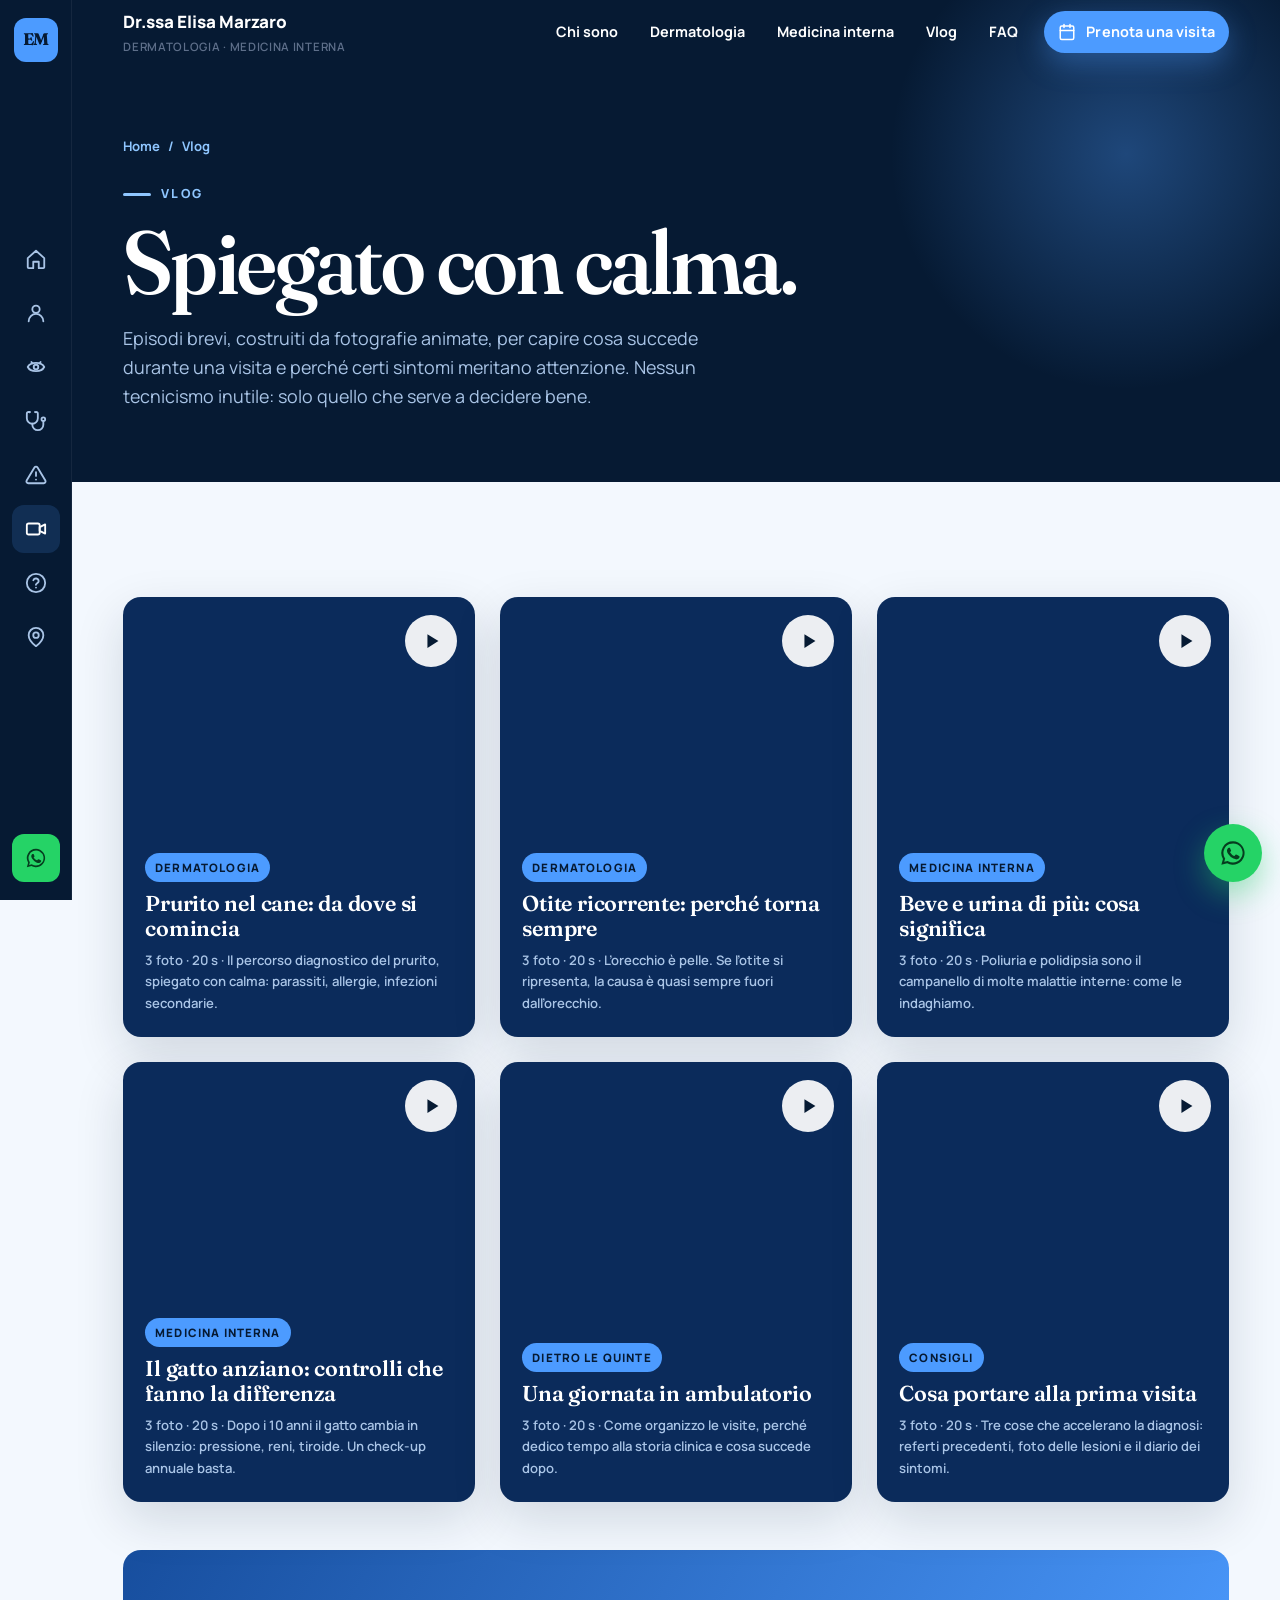
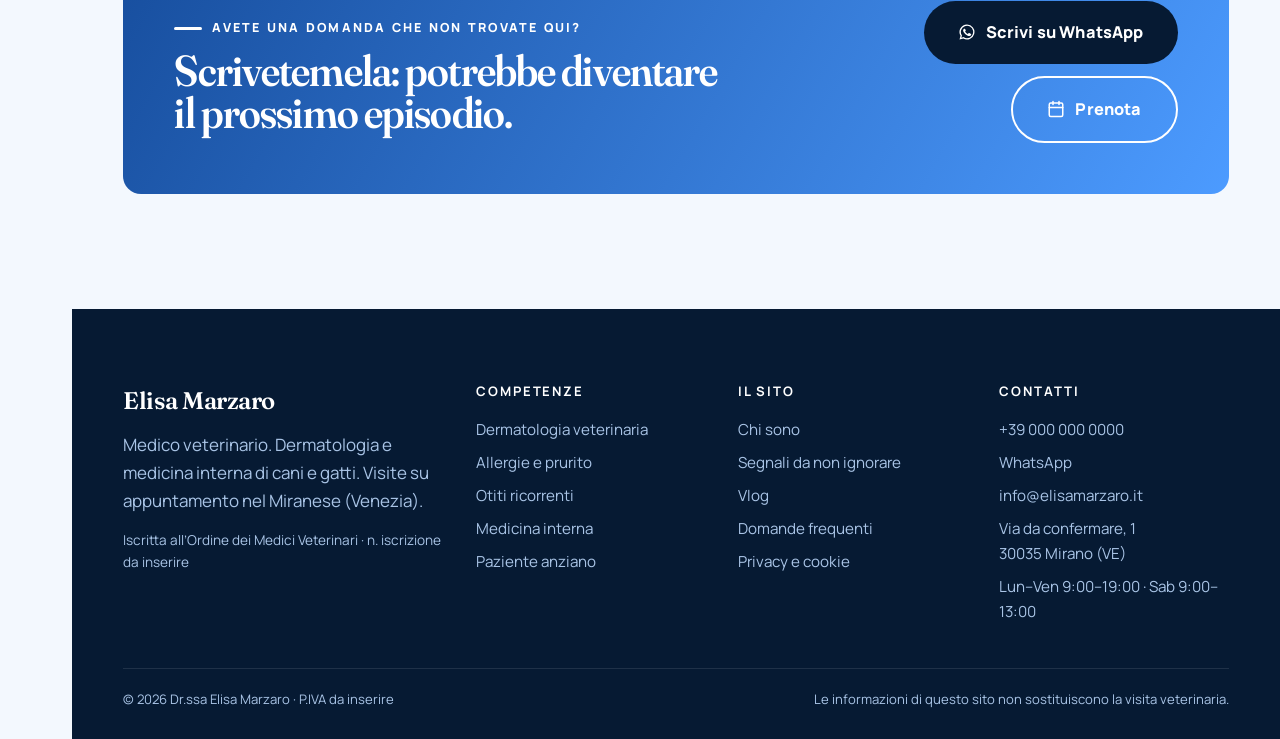
<file: vlog.html>
<!DOCTYPE html>
<html lang="it">
<head>
<meta charset="UTF-8">
<meta name="viewport" content="width=device-width, initial-scale=1, viewport-fit=cover">
<title>Vlog veterinario · Dermatologia e Medicina Interna spiegate ai proprietari · Dr.ssa Elisa Marzaro</title>
<meta name="description" content="Brevi episodi in immagini animate su prurito, otiti, sete eccessiva, gatto anziano e vita in ambulatorio. La dermatologia e la medicina interna veterinaria spiegate con calma a chi vive con un cane o un gatto.">
<link rel="canonical" href="https://www.elisamarzaro.it/vlog.html">
<meta name="robots" content="index,follow,max-image-preview:large,max-snippet:-1">
<meta name="theme-color" content="#061A33">
<meta name="author" content="Dr.ssa Elisa Marzaro">
<meta property="og:locale" content="it_IT">
<meta property="og:type" content="website">
<meta property="og:site_name" content="Dr.ssa Elisa Marzaro · Medico Veterinario">
<meta property="og:title" content="Vlog veterinario · Dermatologia e Medicina Interna spiegate ai proprietari · Dr.ssa Elisa Marzaro">
<meta property="og:description" content="Brevi episodi in immagini animate su prurito, otiti, sete eccessiva, gatto anziano e vita in ambulatorio. La dermatologia e la medicina interna veterinaria spiegate con calma a chi vive con un cane o un gatto.">
<meta property="og:url" content="https://www.elisamarzaro.it/vlog.html">
<meta property="og:image" content="https://www.elisamarzaro.it/assets/img/og.svg">
<meta name="twitter:card" content="summary_large_image">
<link rel="icon" href="assets/img/favicon.svg" type="image/svg+xml">
<link rel="apple-touch-icon" href="assets/img/favicon.svg">
<link rel="manifest" href="site.webmanifest">
<link rel="preconnect" href="https://fonts.googleapis.com">
<link rel="preconnect" href="https://fonts.gstatic.com" crossorigin>
<link href="https://fonts.googleapis.com/css2?family=Fraunces:ital,opsz,wght@0,9..144,500;0,9..144,600;1,9..144,500&family=Manrope:wght@500;600;700;800&display=swap" rel="stylesheet">
<link rel="stylesheet" href="assets/css/style.css">

<script type="application/ld+json">
{
  "@context": "https://schema.org",
  "@graph": [
    {
      "@type": ["VeterinaryCare","MedicalBusiness","LocalBusiness"],
      "@id": "https://www.elisamarzaro.it/#clinica",
      "name": "Dr.ssa Elisa Marzaro · Medico Veterinario",
      "alternateName": "Elisa Marzaro Veterinaria Dermatologia e Medicina Interna",
      "description": "Medico veterinario con competenze specialistiche in dermatologia e medicina interna di cani e gatti. Visite su appuntamento, diagnostica in sede, percorsi terapeutici personalizzati.",
      "url": "https://www.elisamarzaro.it/",
      "telephone": "+390000000000",
      "email": "info@elisamarzaro.it",
      "image": "https://www.elisamarzaro.it/assets/img/og.svg",
      "priceRange": "€€",
      "currenciesAccepted": "EUR",
      "paymentAccepted": "Contanti, Bancomat, Carta di credito",
      "address": {"@type":"PostalAddress","streetAddress":"Via da confermare, 1","addressLocality":"Mirano","addressRegion":"VE","postalCode":"30035","addressCountry":"IT"},
      "areaServed": ["Mirano","Miranese","Venezia","Padova","Treviso","Veneto"],
      "openingHoursSpecification": [
        {"@type":"OpeningHoursSpecification","dayOfWeek":["Monday","Tuesday","Wednesday","Thursday","Friday"],"opens":"09:00","closes":"19:00"},
        {"@type":"OpeningHoursSpecification","dayOfWeek":"Saturday","opens":"09:00","closes":"13:00"}
      ],
      "medicalSpecialty": ["Dermatology","InternalMedicine"],
      "availableService": [
        {"@type":"MedicalProcedure","name":"Visita dermatologica veterinaria"},
        {"@type":"MedicalProcedure","name":"Visita di medicina interna veterinaria"},
        {"@type":"MedicalTest","name":"Citologia cutanea e auricolare"},
        {"@type":"MedicalTest","name":"Esami ematologici e delle urine"},
        {"@type":"MedicalTest","name":"Ecografia addominale"},
        {"@type":"MedicalProcedure","name":"Dieta privativa per allergia alimentare"}
      ],
      "founder": {"@id": "https://www.elisamarzaro.it/#dottoressa"},
      "employee": {"@id": "https://www.elisamarzaro.it/#dottoressa"},
      "sameAs": ["https://www.linkedin.com/in/elisa-marzaro-38a641121/"]
    },
    {
      "@type": ["Person","Physician"],
      "@id": "https://www.elisamarzaro.it/#dottoressa",
      "name": "Elisa Marzaro",
      "honorificPrefix": "Dr.ssa",
      "jobTitle": "Medico Veterinario",
      "description": "Medico veterinario laureata all'Alma Mater Studiorum – Università di Bologna, con competenze in dermatologia, medicina interna e anestesia di cani e gatti. Esercita nel Veneto, area del Miranese.",
      "alumniOf": {"@type":"CollegeOrUniversity","name":"Alma Mater Studiorum – Università di Bologna"},
      "knowsAbout": ["Dermatologia veterinaria","Allergologia veterinaria","Otiti del cane e del gatto","Medicina interna veterinaria","Endocrinologia veterinaria","Nefrologia veterinaria","Gastroenterologia veterinaria","Anestesia veterinaria"],
      "worksFor": {"@id": "https://www.elisamarzaro.it/#clinica"},
      "url": "https://www.elisamarzaro.it/#chi-sono",
      "sameAs": ["https://www.linkedin.com/in/elisa-marzaro-38a641121/"]
    },
    {
      "@type": "WebSite",
      "@id": "https://www.elisamarzaro.it/#sito",
      "url": "https://www.elisamarzaro.it/",
      "name": "Dr.ssa Elisa Marzaro · Dermatologia e Medicina Interna Veterinaria",
      "inLanguage": "it-IT",
      "publisher": {"@id": "https://www.elisamarzaro.it/#clinica"}
    }
  ]
}
</script>
<script type="application/ld+json">{"@context": "https://schema.org", "@type": "ItemList", "name": "Vlog della Dr.ssa Elisa Marzaro", "itemListElement": [{"@type": "ListItem", "position": 1, "item": {"@type": "ImageGallery", "name": "Prurito nel cane: da dove si comincia", "description": "Il percorso diagnostico del prurito, spiegato con calma: parassiti, allergie, infezioni secondarie.", "url": "https://www.elisamarzaro.it/vlog.html#vlog-ep1", "image": ["https://www.elisamarzaro.it/assets/img/vlog/ep1-1.svg", "https://www.elisamarzaro.it/assets/img/vlog/ep1-2.svg", "https://www.elisamarzaro.it/assets/img/vlog/ep1-3.svg"], "author": {"@id": "https://www.elisamarzaro.it/#dottoressa"}}}, {"@type": "ListItem", "position": 2, "item": {"@type": "ImageGallery", "name": "Otite ricorrente: perché torna sempre", "description": "L’orecchio è pelle. Se l’otite si ripresenta, la causa è quasi sempre fuori dall’orecchio.", "url": "https://www.elisamarzaro.it/vlog.html#vlog-ep2", "image": ["https://www.elisamarzaro.it/assets/img/vlog/ep2-1.svg", "https://www.elisamarzaro.it/assets/img/vlog/ep2-2.svg", "https://www.elisamarzaro.it/assets/img/vlog/ep2-3.svg"], "author": {"@id": "https://www.elisamarzaro.it/#dottoressa"}}}, {"@type": "ListItem", "position": 3, "item": {"@type": "ImageGallery", "name": "Beve e urina di più: cosa significa", "description": "Poliuria e polidipsia sono il campanello di molte malattie interne: come le indaghiamo.", "url": "https://www.elisamarzaro.it/vlog.html#vlog-ep3", "image": ["https://www.elisamarzaro.it/assets/img/vlog/ep3-1.svg", "https://www.elisamarzaro.it/assets/img/vlog/ep3-2.svg", "https://www.elisamarzaro.it/assets/img/vlog/ep3-3.svg"], "author": {"@id": "https://www.elisamarzaro.it/#dottoressa"}}}, {"@type": "ListItem", "position": 4, "item": {"@type": "ImageGallery", "name": "Il gatto anziano: controlli che fanno la differenza", "description": "Dopo i 10 anni il gatto cambia in silenzio: pressione, reni, tiroide. Un check-up annuale basta.", "url": "https://www.elisamarzaro.it/vlog.html#vlog-ep4", "image": ["https://www.elisamarzaro.it/assets/img/vlog/ep4-1.svg", "https://www.elisamarzaro.it/assets/img/vlog/ep4-2.svg", "https://www.elisamarzaro.it/assets/img/vlog/ep4-3.svg"], "author": {"@id": "https://www.elisamarzaro.it/#dottoressa"}}}, {"@type": "ListItem", "position": 5, "item": {"@type": "ImageGallery", "name": "Una giornata in ambulatorio", "description": "Come organizzo le visite, perché dedico tempo alla storia clinica e cosa succede dopo.", "url": "https://www.elisamarzaro.it/vlog.html#vlog-ep5", "image": ["https://www.elisamarzaro.it/assets/img/vlog/ep5-1.svg", "https://www.elisamarzaro.it/assets/img/vlog/ep5-2.svg", "https://www.elisamarzaro.it/assets/img/vlog/ep5-3.svg"], "author": {"@id": "https://www.elisamarzaro.it/#dottoressa"}}}, {"@type": "ListItem", "position": 6, "item": {"@type": "ImageGallery", "name": "Cosa portare alla prima visita", "description": "Tre cose che accelerano la diagnosi: referti precedenti, foto delle lesioni e il diario dei sintomi.", "url": "https://www.elisamarzaro.it/vlog.html#vlog-ep6", "image": ["https://www.elisamarzaro.it/assets/img/vlog/ep6-1.svg", "https://www.elisamarzaro.it/assets/img/vlog/ep6-2.svg", "https://www.elisamarzaro.it/assets/img/vlog/ep6-3.svg"], "author": {"@id": "https://www.elisamarzaro.it/#dottoressa"}}}]}</script><script type="application/ld+json">{"@context": "https://schema.org", "@type": "BreadcrumbList", "itemListElement": [{"@type": "ListItem", "position": 1, "name": "Home", "item": "https://www.elisamarzaro.it/index.html"}, {"@type": "ListItem", "position": 2, "name": "Vlog", "item": "https://www.elisamarzaro.it/vlog.html"}]}</script>
</head>

<body>
<a class="skip" href="#main">Vai al contenuto</a>
<aside class="rail" aria-label="Navigazione rapida">
  <a class="rail-logo" href="index.html" aria-label="Dr.ssa Elisa Marzaro – home">EM</a>
  <nav class="rail-nav"><a href="index.html#top" class="" aria-label="Home"><svg viewBox="0 0 24 24" fill="none" stroke="currentColor" stroke-width="2" stroke-linecap="round" stroke-linejoin="round" aria-hidden="true"><path d="m3 11 9-8 9 8v10a1 1 0 0 1-1 1h-5v-7H9v7H4a1 1 0 0 1-1-1z"/></svg><span class="tip">Home</span></a><a href="index.html#chi-sono" class="" aria-label="Chi sono"><svg viewBox="0 0 24 24" fill="none" stroke="currentColor" stroke-width="2" stroke-linecap="round" stroke-linejoin="round" aria-hidden="true"><circle cx="12" cy="8" r="4"/><path d="M4 21a8 8 0 0 1 16 0"/></svg><span class="tip">Chi sono</span></a><a href="dermatologia.html" class="" aria-label="Dermatologia"><svg viewBox="0 0 24 24" fill="none" stroke="currentColor" stroke-width="2" stroke-linecap="round" stroke-linejoin="round" aria-hidden="true"><path d="M3 12c3-6 15-6 18 0M3 12c3 6 15 6 18 0"/><circle cx="12" cy="12" r="2.5"/><path d="M7 6.5 8 8M17 6.5 16 8"/></svg><span class="tip">Dermatologia</span></a><a href="medicina-interna.html" class="" aria-label="Medicina interna"><svg viewBox="0 0 24 24" fill="none" stroke="currentColor" stroke-width="2" stroke-linecap="round" stroke-linejoin="round" aria-hidden="true"><path d="M4.8 2.3A.3.3 0 1 0 5 2H4a2 2 0 0 0-2 2v5a6 6 0 0 0 6 6 6 6 0 0 0 6-6V4a2 2 0 0 0-2-2h-1a.2.2 0 1 0 .3.3"/><path d="M8 15v1a6 6 0 0 0 6 6 6 6 0 0 0 6-6v-4"/><circle cx="20" cy="10" r="2"/></svg><span class="tip">Medicina interna</span></a><a href="index.html#attenzione" class="" aria-label="Segnali da non ignorare"><svg viewBox="0 0 24 24" fill="none" stroke="currentColor" stroke-width="2" stroke-linecap="round" stroke-linejoin="round" aria-hidden="true"><path d="M10.3 3.9 1.8 18a2 2 0 0 0 1.7 3h17a2 2 0 0 0 1.7-3L13.7 3.9a2 2 0 0 0-3.4 0z"/><path d="M12 9v4M12 17h.01"/></svg><span class="tip">Segnali da non ignorare</span></a><a href="vlog.html" class="active" aria-label="Vlog"><svg viewBox="0 0 24 24" fill="none" stroke="currentColor" stroke-width="2" stroke-linecap="round" stroke-linejoin="round" aria-hidden="true"><rect x="2" y="6" width="14" height="12" rx="2"/><path d="m16 10 6-3v10l-6-3z"/></svg><span class="tip">Vlog</span></a><a href="index.html#faq" class="" aria-label="Domande frequenti"><svg viewBox="0 0 24 24" fill="none" stroke="currentColor" stroke-width="2" stroke-linecap="round" stroke-linejoin="round" aria-hidden="true"><circle cx="12" cy="12" r="10"/><path d="M9.1 9a3 3 0 0 1 5.8 1c0 2-3 2.5-3 4M12 17h.01"/></svg><span class="tip">Domande frequenti</span></a><a href="index.html#contatti" class="" aria-label="Contatti"><svg viewBox="0 0 24 24" fill="none" stroke="currentColor" stroke-width="2" stroke-linecap="round" stroke-linejoin="round" aria-hidden="true"><path d="M20 10c0 6-8 12-8 12s-8-6-8-12a8 8 0 0 1 16 0z"/><circle cx="12" cy="10" r="3"/></svg><span class="tip">Contatti</span></a></nav>
  <a class="rail-cta" href="https://wa.me/390000000000?text=Buongiorno%20Dottoressa%2C%20vorrei%20prenotare%20una%20visita%20per%20il%20mio%20animale." target="_blank" rel="noopener" aria-label="Scrivi su WhatsApp"><svg viewBox="0 0 24 24" fill="currentColor" aria-hidden="true"><path d="M12 2a10 10 0 0 0-8.6 15.1L2 22l5-1.3A10 10 0 1 0 12 2zm0 18.2a8.2 8.2 0 0 1-4.2-1.2l-.3-.2-3 .8.8-2.9-.2-.3A8.2 8.2 0 1 1 12 20.2zm4.5-6.1c-.2-.1-1.5-.7-1.7-.8s-.4-.1-.6.1-.6.8-.8 1-.3.2-.5.1a6.7 6.7 0 0 1-3.3-2.9c-.3-.4.2-.4.7-1.3a.5.5 0 0 0 0-.5l-.8-1.8c-.2-.5-.4-.4-.6-.4h-.5a1 1 0 0 0-.7.3 3 3 0 0 0-.9 2.2 5.2 5.2 0 0 0 1.1 2.7 11.8 11.8 0 0 0 4.5 4c1.7.7 2.3.8 3.2.6a2.7 2.7 0 0 0 1.8-1.3 2.2 2.2 0 0 0 .2-1.3c-.1-.1-.3-.2-.5-.3z"/></svg></a>
</aside>
<header class="top on-dark-top">
  <a class="top-brand" href="index.html"><span class="mark">EM</span><span>Dr.ssa Elisa Marzaro<small>Dermatologia · Medicina interna</small></span></a>
  <nav class="top-links" aria-label="Menu principale">
    <a href="index.html#chi-sono">Chi sono</a>
    <a href="dermatologia.html">Dermatologia</a>
    <a href="medicina-interna.html">Medicina interna</a>
    <a href="vlog.html">Vlog</a>
    <a href="index.html#faq">FAQ</a>
    <a class="btn btn-primary btn-sm" href="index.html#contatti"><svg viewBox="0 0 24 24" fill="none" stroke="currentColor" stroke-width="2" stroke-linecap="round" stroke-linejoin="round" aria-hidden="true"><rect x="3" y="4" width="18" height="18" rx="2"/><path d="M16 2v4M8 2v4M3 10h18"/></svg> Prenota una visita</a>
  </nav>
  <button class="burger" data-open-menu aria-label="Apri il menu"><svg viewBox="0 0 24 24" fill="none" stroke="currentColor" stroke-width="2.4" stroke-linecap="round" aria-hidden="true"><path d="M4 7h16M4 12h16M4 17h10"/></svg></button>
</header>
<div class="sheet" aria-hidden="true">
  <div class="sheet-head"><span class="foot-brand">Elisa Marzaro</span><button class="sheet-close" data-close-menu aria-label="Chiudi il menu"><svg viewBox="0 0 24 24" fill="none" stroke="currentColor" stroke-width="2.4" stroke-linecap="round" aria-hidden="true"><path d="M6 6l12 12M18 6 6 18"/></svg></button></div>
  <nav class="sheet-nav" aria-label="Menu mobile">
    <a href="index.html#chi-sono">Chi sono <span>01</span></a>
    <a href="dermatologia.html">Dermatologia <span>02</span></a>
    <a href="medicina-interna.html">Medicina interna <span>03</span></a>
    <a href="index.html#attenzione">Segnali da non ignorare <span>04</span></a>
    <a href="vlog.html">Vlog <span>05</span></a>
    <a href="index.html#faq">Domande frequenti <span>06</span></a>
    <a href="index.html#contatti">Contatti <span>07</span></a>
  </nav>
  <div class="sheet-foot">
    <a class="btn btn-primary btn-lg" href="index.html#contatti"><svg viewBox="0 0 24 24" fill="none" stroke="currentColor" stroke-width="2" stroke-linecap="round" stroke-linejoin="round" aria-hidden="true"><rect x="3" y="4" width="18" height="18" rx="2"/><path d="M16 2v4M8 2v4M3 10h18"/></svg> Prenota una visita</a>
    <a class="btn btn-wa btn-lg" href="https://wa.me/390000000000?text=Buongiorno%20Dottoressa%2C%20vorrei%20prenotare%20una%20visita%20per%20il%20mio%20animale." target="_blank" rel="noopener"><svg viewBox="0 0 24 24" fill="currentColor" aria-hidden="true"><path d="M12 2a10 10 0 0 0-8.6 15.1L2 22l5-1.3A10 10 0 1 0 12 2zm0 18.2a8.2 8.2 0 0 1-4.2-1.2l-.3-.2-3 .8.8-2.9-.2-.3A8.2 8.2 0 1 1 12 20.2zm4.5-6.1c-.2-.1-1.5-.7-1.7-.8s-.4-.1-.6.1-.6.8-.8 1-.3.2-.5.1a6.7 6.7 0 0 1-3.3-2.9c-.3-.4.2-.4.7-1.3a.5.5 0 0 0 0-.5l-.8-1.8c-.2-.5-.4-.4-.6-.4h-.5a1 1 0 0 0-.7.3 3 3 0 0 0-.9 2.2 5.2 5.2 0 0 0 1.1 2.7 11.8 11.8 0 0 0 4.5 4c1.7.7 2.3.8 3.2.6a2.7 2.7 0 0 0 1.8-1.3 2.2 2.2 0 0 0 .2-1.3c-.1-.1-.3-.2-.5-.3z"/></svg> Scrivi su WhatsApp</a>
    <a class="btn btn-ghost btn-lg" style="color:#fff" href="tel:+390000000000"><svg viewBox="0 0 24 24" fill="none" stroke="currentColor" stroke-width="2" stroke-linecap="round" stroke-linejoin="round" aria-hidden="true"><path d="M22 16.9v3a2 2 0 0 1-2.2 2 19.8 19.8 0 0 1-8.6-3.1 19.5 19.5 0 0 1-6-6A19.8 19.8 0 0 1 2.1 4.2 2 2 0 0 1 4.1 2h3a2 2 0 0 1 2 1.7c.1.9.4 1.8.7 2.7a2 2 0 0 1-.5 2.1L8 9.8a16 16 0 0 0 6 6l1.3-1.3a2 2 0 0 1 2.1-.4c.9.3 1.8.6 2.7.7a2 2 0 0 1 1.7 2z"/></svg> +39 000 000 0000</a>
  </div>
</div>

<main id="main">
<section class="page-hero">
  <div class="hero-deco"></div>
  <div class="wrap">
    <nav class="crumbs" aria-label="Percorso"><a href="index.html">Home</a><span>/</span><span>Vlog</span></nav>
    <span class="eyebrow" style="color:var(--azure-300)">Vlog</span>
    <h1 class="display h-xl" style="margin:14px 0 18px">Spiegato con calma.</h1>
    <p class="lead" style="max-width:58ch">Episodi brevi, costruiti da fotografie animate, per capire cosa succede durante una visita e perché certi sintomi meritano attenzione. Nessun tecnicismo inutile: solo quello che serve a decidere bene.</p>
  </div>
</section>
<section class="section bg-mist">
  <div class="wrap">
    <div class="vlog-grid">
<button class="vlog-card reveal" data-episode="ep1" type="button" aria-label="Guarda: Prurito nel cane: da dove si comincia">
  <div class="frames"><img src="assets/img/vlog/ep1-1.svg" alt="Visita dermatologica: osservazione della cute del cane" loading="lazy"><img src="assets/img/vlog/ep1-2.svg" alt="Esame citologico al microscopio" loading="lazy"><img src="assets/img/vlog/ep1-3.svg" alt="Proprietario e cane sereni a fine visita" loading="lazy"></div>
  <span class="play"><svg viewBox="0 0 24 24" fill="currentColor" aria-hidden="true"><path d="M7 4.5v15l12-7.5z"/></svg></span>
  <div class="meta"><span class="chip">Dermatologia</span><h3>Prurito nel cane: da dove si comincia</h3><span class="dur">3 foto · 20 s · Il percorso diagnostico del prurito, spiegato con calma: parassiti, allergie, infezioni secondarie.</span></div>
</button>
<button class="vlog-card reveal" data-episode="ep2" type="button" aria-label="Guarda: Otite ricorrente: perché torna sempre">
  <div class="frames"><img src="assets/img/vlog/ep2-1.svg" alt="Esame otoscopico" loading="lazy"><img src="assets/img/vlog/ep2-2.svg" alt="Pulizia auricolare" loading="lazy"><img src="assets/img/vlog/ep2-3.svg" alt="Cane con orecchie sane" loading="lazy"></div>
  <span class="play"><svg viewBox="0 0 24 24" fill="currentColor" aria-hidden="true"><path d="M7 4.5v15l12-7.5z"/></svg></span>
  <div class="meta"><span class="chip">Dermatologia</span><h3>Otite ricorrente: perché torna sempre</h3><span class="dur">3 foto · 20 s · L’orecchio è pelle. Se l’otite si ripresenta, la causa è quasi sempre fuori dall’orecchio.</span></div>
</button>
<button class="vlog-card reveal" data-episode="ep3" type="button" aria-label="Guarda: Beve e urina di più: cosa significa">
  <div class="frames"><img src="assets/img/vlog/ep3-1.svg" alt="Gatto che beve dalla ciotola" loading="lazy"><img src="assets/img/vlog/ep3-2.svg" alt="Analisi di laboratorio" loading="lazy"><img src="assets/img/vlog/ep3-3.svg" alt="Ecografia addominale" loading="lazy"></div>
  <span class="play"><svg viewBox="0 0 24 24" fill="currentColor" aria-hidden="true"><path d="M7 4.5v15l12-7.5z"/></svg></span>
  <div class="meta"><span class="chip">Medicina interna</span><h3>Beve e urina di più: cosa significa</h3><span class="dur">3 foto · 20 s · Poliuria e polidipsia sono il campanello di molte malattie interne: come le indaghiamo.</span></div>
</button>
<button class="vlog-card reveal" data-episode="ep4" type="button" aria-label="Guarda: Il gatto anziano: controlli che fanno la differenza">
  <div class="frames"><img src="assets/img/vlog/ep4-1.svg" alt="Gatto anziano in visita" loading="lazy"><img src="assets/img/vlog/ep4-2.svg" alt="Misurazione della pressione" loading="lazy"><img src="assets/img/vlog/ep4-3.svg" alt="Proprietario con il gatto a casa" loading="lazy"></div>
  <span class="play"><svg viewBox="0 0 24 24" fill="currentColor" aria-hidden="true"><path d="M7 4.5v15l12-7.5z"/></svg></span>
  <div class="meta"><span class="chip">Medicina interna</span><h3>Il gatto anziano: controlli che fanno la differenza</h3><span class="dur">3 foto · 20 s · Dopo i 10 anni il gatto cambia in silenzio: pressione, reni, tiroide. Un check-up annuale basta.</span></div>
</button>
<button class="vlog-card reveal" data-episode="ep5" type="button" aria-label="Guarda: Una giornata in ambulatorio">
  <div class="frames"><img src="assets/img/vlog/ep5-1.svg" alt="Ambulatorio al mattino" loading="lazy"><img src="assets/img/vlog/ep5-2.svg" alt="Microscopio e strumenti" loading="lazy"><img src="assets/img/vlog/ep5-3.svg" alt="Referto consegnato al proprietario" loading="lazy"></div>
  <span class="play"><svg viewBox="0 0 24 24" fill="currentColor" aria-hidden="true"><path d="M7 4.5v15l12-7.5z"/></svg></span>
  <div class="meta"><span class="chip">Dietro le quinte</span><h3>Una giornata in ambulatorio</h3><span class="dur">3 foto · 20 s · Come organizzo le visite, perché dedico tempo alla storia clinica e cosa succede dopo.</span></div>
</button>
<button class="vlog-card reveal" data-episode="ep6" type="button" aria-label="Guarda: Cosa portare alla prima visita">
  <div class="frames"><img src="assets/img/vlog/ep6-1.svg" alt="Cartella clinica e referti" loading="lazy"><img src="assets/img/vlog/ep6-2.svg" alt="Foto delle lesioni sul telefono" loading="lazy"><img src="assets/img/vlog/ep6-3.svg" alt="Diario dei sintomi" loading="lazy"></div>
  <span class="play"><svg viewBox="0 0 24 24" fill="currentColor" aria-hidden="true"><path d="M7 4.5v15l12-7.5z"/></svg></span>
  <div class="meta"><span class="chip">Consigli</span><h3>Cosa portare alla prima visita</h3><span class="dur">3 foto · 20 s · Tre cose che accelerano la diagnosi: referti precedenti, foto delle lesioni e il diario dei sintomi.</span></div>
</button>
    </div>
    <div class="cta-band reveal" style="margin-top:48px">
      <div><span class="eyebrow" style="color:#fff">Avete una domanda che non trovate qui?</span><h2 class="display h-m" style="margin-top:10px">Scrivetemela: potrebbe diventare il prossimo episodio.</h2></div>
      <div class="actions"><a class="btn btn-dark btn-lg" href="https://wa.me/390000000000?text=Buongiorno%20Dottoressa%2C%20vorrei%20prenotare%20una%20visita%20per%20il%20mio%20animale." target="_blank" rel="noopener"><svg viewBox="0 0 24 24" fill="currentColor" aria-hidden="true"><path d="M12 2a10 10 0 0 0-8.6 15.1L2 22l5-1.3A10 10 0 1 0 12 2zm0 18.2a8.2 8.2 0 0 1-4.2-1.2l-.3-.2-3 .8.8-2.9-.2-.3A8.2 8.2 0 1 1 12 20.2zm4.5-6.1c-.2-.1-1.5-.7-1.7-.8s-.4-.1-.6.1-.6.8-.8 1-.3.2-.5.1a6.7 6.7 0 0 1-3.3-2.9c-.3-.4.2-.4.7-1.3a.5.5 0 0 0 0-.5l-.8-1.8c-.2-.5-.4-.4-.6-.4h-.5a1 1 0 0 0-.7.3 3 3 0 0 0-.9 2.2 5.2 5.2 0 0 0 1.1 2.7 11.8 11.8 0 0 0 4.5 4c1.7.7 2.3.8 3.2.6a2.7 2.7 0 0 0 1.8-1.3 2.2 2.2 0 0 0 .2-1.3c-.1-.1-.3-.2-.5-.3z"/></svg> Scrivi su WhatsApp</a><a class="btn btn-ghost btn-lg" style="color:#fff" href="index.html#contatti"><svg viewBox="0 0 24 24" fill="none" stroke="currentColor" stroke-width="2" stroke-linecap="round" stroke-linejoin="round" aria-hidden="true"><rect x="3" y="4" width="18" height="18" rx="2"/><path d="M16 2v4M8 2v4M3 10h18"/></svg> Prenota</a></div>
    </div>
  </div>
</section>
</main>
<footer class="foot">
  <div class="wrap">
    <div class="foot-grid">
      <div>
        <div class="foot-brand">Elisa Marzaro</div>
        <p style="margin-top:10px;max-width:40ch">Medico veterinario. Dermatologia e medicina interna di cani e gatti. Visite su appuntamento nel Miranese (Venezia).</p>
        <p style="margin-top:14px;font-size:.85rem">Iscritta all’Ordine dei Medici Veterinari · n. iscrizione da inserire</p>
      </div>
      <div>
        <h4>Competenze</h4>
        <ul>
          <li><a href="dermatologia.html">Dermatologia veterinaria</a></li>
          <li><a href="dermatologia.html#allergie">Allergie e prurito</a></li>
          <li><a href="dermatologia.html#otiti">Otiti ricorrenti</a></li>
          <li><a href="medicina-interna.html">Medicina interna</a></li>
          <li><a href="medicina-interna.html#senior">Paziente anziano</a></li>
        </ul>
      </div>
      <div>
        <h4>Il sito</h4>
        <ul>
          <li><a href="index.html#chi-sono">Chi sono</a></li>
          <li><a href="index.html#attenzione">Segnali da non ignorare</a></li>
          <li><a href="vlog.html">Vlog</a></li>
          <li><a href="index.html#faq">Domande frequenti</a></li>
          <li><a href="privacy.html">Privacy e cookie</a></li>
        </ul>
      </div>
      <div>
        <h4>Contatti</h4>
        <ul>
          <li><a href="tel:+390000000000">+39 000 000 0000</a></li>
          <li><a href="https://wa.me/390000000000?text=Buongiorno%20Dottoressa%2C%20vorrei%20prenotare%20una%20visita%20per%20il%20mio%20animale." target="_blank" rel="noopener">WhatsApp</a></li>
          <li><a href="mailto:info@elisamarzaro.it">info@elisamarzaro.it</a></li>
          <li>Via da confermare, 1<br>30035 Mirano (VE)</li>
          <li>Lun–Ven 9:00–19:00 · Sab 9:00–13:00</li>
        </ul>
      </div>
    </div>
    <div class="foot-bottom">
      <span>© 2026 Dr.ssa Elisa Marzaro · P.IVA da inserire</span>
      <span>Le informazioni di questo sito non sostituiscono la visita veterinaria.</span>
    </div>
  </div>
</footer>
<nav class="sticky-cta" aria-label="Contatti rapidi">
  <a href="tel:+390000000000"><svg viewBox="0 0 24 24" fill="none" stroke="currentColor" stroke-width="2" stroke-linecap="round" stroke-linejoin="round" aria-hidden="true"><path d="M22 16.9v3a2 2 0 0 1-2.2 2 19.8 19.8 0 0 1-8.6-3.1 19.5 19.5 0 0 1-6-6A19.8 19.8 0 0 1 2.1 4.2 2 2 0 0 1 4.1 2h3a2 2 0 0 1 2 1.7c.1.9.4 1.8.7 2.7a2 2 0 0 1-.5 2.1L8 9.8a16 16 0 0 0 6 6l1.3-1.3a2 2 0 0 1 2.1-.4c.9.3 1.8.6 2.7.7a2 2 0 0 1 1.7 2z"/></svg> Chiama</a>
  <a class="wa" href="https://wa.me/390000000000?text=Buongiorno%20Dottoressa%2C%20vorrei%20prenotare%20una%20visita%20per%20il%20mio%20animale." target="_blank" rel="noopener"><svg viewBox="0 0 24 24" fill="currentColor" aria-hidden="true"><path d="M12 2a10 10 0 0 0-8.6 15.1L2 22l5-1.3A10 10 0 1 0 12 2zm0 18.2a8.2 8.2 0 0 1-4.2-1.2l-.3-.2-3 .8.8-2.9-.2-.3A8.2 8.2 0 1 1 12 20.2zm4.5-6.1c-.2-.1-1.5-.7-1.7-.8s-.4-.1-.6.1-.6.8-.8 1-.3.2-.5.1a6.7 6.7 0 0 1-3.3-2.9c-.3-.4.2-.4.7-1.3a.5.5 0 0 0 0-.5l-.8-1.8c-.2-.5-.4-.4-.6-.4h-.5a1 1 0 0 0-.7.3 3 3 0 0 0-.9 2.2 5.2 5.2 0 0 0 1.1 2.7 11.8 11.8 0 0 0 4.5 4c1.7.7 2.3.8 3.2.6a2.7 2.7 0 0 0 1.8-1.3 2.2 2.2 0 0 0 .2-1.3c-.1-.1-.3-.2-.5-.3z"/></svg> WhatsApp</a>
  <a class="primary" href="index.html#contatti"><svg viewBox="0 0 24 24" fill="none" stroke="currentColor" stroke-width="2" stroke-linecap="round" stroke-linejoin="round" aria-hidden="true"><rect x="3" y="4" width="18" height="18" rx="2"/><path d="M16 2v4M8 2v4M3 10h18"/></svg> Prenota</a>
</nav>
<a class="wa-float" href="https://wa.me/390000000000?text=Buongiorno%20Dottoressa%2C%20vorrei%20prenotare%20una%20visita%20per%20il%20mio%20animale." target="_blank" rel="noopener" aria-label="Scrivi su WhatsApp"><svg viewBox="0 0 24 24" fill="currentColor" aria-hidden="true"><path d="M12 2a10 10 0 0 0-8.6 15.1L2 22l5-1.3A10 10 0 1 0 12 2zm0 18.2a8.2 8.2 0 0 1-4.2-1.2l-.3-.2-3 .8.8-2.9-.2-.3A8.2 8.2 0 1 1 12 20.2zm4.5-6.1c-.2-.1-1.5-.7-1.7-.8s-.4-.1-.6.1-.6.8-.8 1-.3.2-.5.1a6.7 6.7 0 0 1-3.3-2.9c-.3-.4.2-.4.7-1.3a.5.5 0 0 0 0-.5l-.8-1.8c-.2-.5-.4-.4-.6-.4h-.5a1 1 0 0 0-.7.3 3 3 0 0 0-.9 2.2 5.2 5.2 0 0 0 1.1 2.7 11.8 11.8 0 0 0 4.5 4c1.7.7 2.3.8 3.2.6a2.7 2.7 0 0 0 1.8-1.3 2.2 2.2 0 0 0 .2-1.3c-.1-.1-.3-.2-.5-.3z"/></svg></a>

<div class="player" role="dialog" aria-modal="true" aria-label="Riproduzione episodio vlog">
  <div class="player-box">
    <div class="player-bar"><i></i></div>
    <div class="player-dots" aria-hidden="true"></div>
    <div class="player-ctrl">
      <button data-prev aria-label="Foto precedente"><svg viewBox="0 0 24 24" fill="none" stroke="currentColor" stroke-width="2.4" stroke-linecap="round" stroke-linejoin="round" aria-hidden="true"><path d="m15 6-6 6 6 6"/></svg></button>
      <button data-next aria-label="Foto successiva"><svg viewBox="0 0 24 24" fill="none" stroke="currentColor" stroke-width="2.4" stroke-linecap="round" stroke-linejoin="round" aria-hidden="true"><path d="m9 6 6 6-6 6"/></svg></button>
      <button data-close-player aria-label="Chiudi"><svg viewBox="0 0 24 24" fill="none" stroke="currentColor" stroke-width="2.4" stroke-linecap="round" aria-hidden="true"><path d="M6 6l12 12M18 6 6 18"/></svg></button>
    </div>
    <div class="player-stage"></div>
    <div class="player-cap"></div>
  </div>
</div>
<script src="assets/js/vlog-data.js" defer></script>
<script src="assets/js/main.js" defer></script>
</body>
</html>
</file>
<file: assets/css/style.css>
/* ==========================================================================
   Dr.ssa Elisa Marzaro — Medico Veterinario · Dermatologia e Medicina Interna
   Design system: blocchi di colore pieni, split-screen, tipografia grande
   (ispirazione Frans Hals Museum, adattata al mercato veterinario)
   Palette: solo tonalità di azzurro e blu + neutri freddi.
   ========================================================================== */

:root{
  /* Blu / azzurri */
  --navy:#061A33;
  --blue-900:#0B2B5B;
  --blue-800:#113A78;
  --blue-700:#174E9E;
  --blue-500:#2B6FD6;
  --azure:#4C9BFF;
  --azure-300:#8FC6FF;
  --sky:#BFE0FF;
  --ice:#E6F2FF;
  --mist:#F3F8FE;
  --aqua:#2FB7D9;        /* accento azzurro-acqua per punti di attenzione */
  --white:#FFFFFF;
  /* Testi */
  --ink:#0A1A30;
  --ink-2:#2B3B55;
  --muted:#5E6F8A;
  --on-dark:#EAF3FF;
  --on-dark-muted:#A9C4E6;
  /* Tipografia */
  --ff-display:'Fraunces',Georgia,serif;
  --ff-body:'Manrope',system-ui,-apple-system,'Segoe UI',sans-serif;
  /* Layout */
  --rail:72px;
  --gutter:clamp(20px,4vw,56px);
  --radius:18px;
  --shadow:0 18px 50px rgba(6,26,51,.14);
  --ease:cubic-bezier(.2,.7,.2,1);
}

*,*::before,*::after{box-sizing:border-box;margin:0;padding:0}
html{scroll-behavior:smooth;-webkit-text-size-adjust:100%}
body{
  font-family:var(--ff-body);font-size:17px;line-height:1.65;color:var(--ink);
  background:var(--mist);overflow-x:hidden;
}
img,svg,video{display:block;max-width:100%}
a{color:inherit;text-decoration:none}
button{font:inherit;cursor:pointer;border:0;background:none;color:inherit}
ul{list-style:none}
::selection{background:var(--azure);color:var(--white)}
:focus-visible{outline:3px solid var(--azure);outline-offset:3px;border-radius:6px}

.skip{position:absolute;left:-999px;top:0;background:var(--navy);color:#fff;padding:10px 16px;z-index:999}
.skip:focus{left:12px;top:12px}

/* ---------- Tipografia ---------- */
.display{font-family:var(--ff-display);font-weight:600;line-height:.98;letter-spacing:-.02em;font-variation-settings:"opsz" 144,"SOFT" 40}
.h-xl{font-size:clamp(2.7rem,7vw,6.4rem)}
.hero-copy .h-xl{font-size:clamp(2.6rem,5.6vw,5.2rem)}
.h-l{font-size:clamp(2.3rem,5.2vw,4.4rem)}
.h-m{font-size:clamp(1.8rem,3.4vw,2.8rem)}
.h-s{font-size:clamp(1.35rem,2.2vw,1.7rem);line-height:1.15}
.eyebrow{display:inline-flex;align-items:center;gap:10px;font-size:.78rem;font-weight:800;letter-spacing:.18em;text-transform:uppercase;color:var(--blue-700)}
.eyebrow::before{content:"";width:28px;height:3px;background:currentColor;border-radius:2px}
.on-dark .eyebrow{color:var(--azure-300)}
.lead{font-size:clamp(1.05rem,1.4vw,1.25rem);line-height:1.6;color:var(--ink-2);max-width:62ch}
.on-dark .lead{color:var(--on-dark-muted)}
.on-dark{color:var(--on-dark)}
.on-dark .display{color:var(--white)}
.em{font-style:italic;font-weight:500;color:var(--azure)}
p+p{margin-top:1em}
.prose p{max-width:68ch}
.prose h2,.prose h3{margin-top:1.6em;margin-bottom:.5em}
.prose ul{padding-left:1.2em;list-style:disc;max-width:68ch}
.prose li{margin:.35em 0}

/* ---------- Layout ---------- */
.wrap{width:min(1240px,100%);margin:0 auto;padding-inline:var(--gutter)}
.section{padding-block:clamp(64px,9vw,128px)}
.section-tight{padding-block:clamp(44px,6vw,84px)}
.grid-2>*,.grid-3>*,.grid-4>*,.contact>*,.two-col>*{min-width:0}
.grid-2{display:grid;grid-template-columns:1fr 1fr;gap:clamp(28px,5vw,80px);align-items:center}
.grid-3{display:grid;grid-template-columns:repeat(3,1fr);gap:clamp(18px,2.4vw,32px)}
.grid-4{display:grid;grid-template-columns:repeat(4,1fr);gap:clamp(18px,2.4vw,32px)}
@media(max-width:960px){.grid-2,.grid-3,.grid-4{grid-template-columns:1fr}}
@media(min-width:641px) and (max-width:960px){.grid-3,.grid-4{grid-template-columns:1fr 1fr}}

.bg-navy{background:var(--navy)}
.bg-blue{background:var(--blue-800)}
.bg-azure{background:var(--azure)}
.bg-sky{background:var(--sky)}
.bg-ice{background:var(--ice)}
.bg-white{background:var(--white)}

/* ---------- Bottoni ---------- */
.btn{display:inline-flex;align-items:center;justify-content:center;gap:10px;padding:15px 26px;border-radius:999px;font-weight:800;font-size:.95rem;letter-spacing:.01em;transition:transform .25s var(--ease),box-shadow .25s,background .25s,color .25s;white-space:nowrap}
.btn svg{width:18px;height:18px;flex:none}
.btn:hover{transform:translateY(-2px)}
.btn-primary{background:var(--azure);color:var(--navy);box-shadow:0 10px 28px rgba(76,155,255,.35)}
.btn-primary:hover{background:var(--azure-300)}
.btn-dark{background:var(--navy);color:#fff}
.btn-dark:hover{background:var(--blue-800)}
.btn-ghost{border:2px solid currentColor;color:var(--blue-800)}
.on-dark .btn-ghost{color:#fff}
.btn-ghost:hover{background:rgba(76,155,255,.12)}
.btn-wa{background:#25D366;color:#063d1f}
.btn-lg{padding:18px 34px;font-size:1.02rem}
.btn-sm{padding:11px 18px;font-size:.85rem}

/* ---------- Rail di navigazione (desktop) ---------- */
.rail{position:fixed;inset:0 auto 0 0;width:var(--rail);background:var(--navy);z-index:100;display:flex;flex-direction:column;align-items:center;justify-content:space-between;padding:18px 0;border-right:1px solid rgba(255,255,255,.06)}
.rail-logo{width:44px;height:44px;border-radius:12px;background:var(--azure);display:grid;place-items:center;color:var(--navy);font-family:var(--ff-display);font-weight:700;font-size:1.05rem;letter-spacing:-.04em}
.rail-nav{display:flex;flex-direction:column;gap:6px}
.rail-nav a{position:relative;width:48px;height:48px;display:grid;place-items:center;border-radius:12px;color:var(--on-dark-muted);transition:background .2s,color .2s}
.rail-nav a svg{width:22px;height:22px}
.rail-nav a:hover,.rail-nav a.active{background:rgba(76,155,255,.16);color:#fff}
.rail-nav a .tip{position:absolute;left:calc(100% + 12px);top:50%;transform:translateY(-50%) translateX(-6px);background:var(--white);color:var(--navy);font-size:.78rem;font-weight:800;padding:6px 10px;border-radius:8px;white-space:nowrap;opacity:0;pointer-events:none;transition:.2s;box-shadow:var(--shadow)}
.rail-nav a:hover .tip,.rail-nav a:focus-visible .tip{opacity:1;transform:translateY(-50%)}
.rail-cta{width:48px;height:48px;border-radius:12px;background:#25D366;display:grid;place-items:center;color:#063d1f}
.rail-cta svg{width:22px;height:22px}

/* ---------- Header top (mobile + desktop) ---------- */
.top{position:fixed;top:0;left:var(--rail);right:0;height:64px;z-index:90;display:flex;align-items:center;justify-content:space-between;padding-inline:var(--gutter);transition:background .3s,backdrop-filter .3s,box-shadow .3s}
.top.scrolled{background:rgba(243,248,254,.86);backdrop-filter:blur(14px);box-shadow:0 1px 0 rgba(6,26,51,.08)}
.top-brand{display:flex;align-items:center;gap:12px;font-weight:800;color:var(--navy)}
.top-brand small{display:block;font-weight:600;font-size:.72rem;color:var(--muted);letter-spacing:.06em;text-transform:uppercase}
.top-brand .mark{display:none}
.top-links{display:flex;gap:4px;align-items:center}
.top-links a{padding:9px 14px;border-radius:999px;font-weight:700;font-size:.9rem;color:var(--ink-2);transition:background .2s}
.top-links a:hover{background:rgba(76,155,255,.14)}
.top-links .btn{margin-left:8px;color:var(--navy)}
.on-dark-top .top-brand,.on-dark-top .top-links a{color:#fff}
.top.scrolled .top-brand,.top.scrolled .top-links a{color:var(--navy)}
.top.scrolled .top-links .btn{color:var(--navy)}
.burger{display:none;width:44px;height:44px;border-radius:12px;background:var(--navy);color:#fff;place-items:center}
.burger svg{width:22px;height:22px}

/* Menu mobile a tutto schermo */
.sheet{position:fixed;inset:0;background:var(--navy);z-index:120;display:flex;flex-direction:column;padding:24px var(--gutter) calc(24px + env(safe-area-inset-bottom));overflow-y:auto;-webkit-overflow-scrolling:touch;transform:translateY(-100%);transition:transform .45s var(--ease);visibility:hidden}
.sheet.open{transform:none;visibility:visible}
.sheet-head{display:flex;justify-content:space-between;align-items:center;margin-bottom:28px}
.sheet-close{width:44px;height:44px;border-radius:12px;background:rgba(255,255,255,.1);color:#fff;display:grid;place-items:center}
.sheet-close svg{width:22px;height:22px}
.sheet-nav a{display:flex;justify-content:space-between;align-items:center;padding:13px 0;border-bottom:1px solid rgba(255,255,255,.1);color:#fff;font-family:var(--ff-display);font-size:clamp(1.5rem,5.5vw,2.2rem);font-weight:600;letter-spacing:-.02em}
.sheet-nav a span{font-family:var(--ff-body);font-size:.8rem;font-weight:700;color:var(--azure-300);letter-spacing:.12em}
.sheet-foot{margin-top:auto;padding-top:22px;display:grid;gap:10px}

/* ---------- Main offset ---------- */
main{margin-left:var(--rail)}
footer.foot{margin-left:var(--rail)}

/* ---------- HERO split-screen ---------- */
.hero{min-height:100svh;display:grid;grid-template-columns:1.1fr .9fr;background:var(--navy);position:relative;overflow:hidden}
.hero-copy{padding:calc(64px + clamp(40px,8vh,96px)) var(--gutter) clamp(40px,7vh,80px);display:flex;flex-direction:column;justify-content:center;gap:28px;position:relative;z-index:2}
.hero-copy .display{color:#fff}
.hero-copy .display .em{color:var(--azure)}
.hero-actions{display:flex;flex-wrap:wrap;gap:12px}
.hero-trust{display:flex;flex-wrap:wrap;gap:22px;margin-top:8px;color:var(--on-dark-muted);font-size:.9rem;font-weight:600}
.hero-trust span{display:inline-flex;align-items:center;gap:8px}
.hero-trust svg{width:18px;height:18px;color:var(--azure)}
.hero-media{position:relative;overflow:hidden;background:var(--blue-800)}
.hero-media .photo{position:absolute;inset:0;width:100%;height:100%;object-fit:cover}
.hero-media::after{content:"";position:absolute;inset:0;background:linear-gradient(90deg,var(--navy) 0%,rgba(6,26,51,0) 32%)}
.hero-badge{position:absolute;left:clamp(18px,3vw,36px);bottom:clamp(18px,3vw,36px);z-index:3;background:var(--white);color:var(--navy);border-radius:16px;padding:14px 18px;display:flex;gap:14px;align-items:center;box-shadow:var(--shadow);max-width:340px}
.hero-badge .ico{width:44px;height:44px;border-radius:12px;background:var(--ice);display:grid;place-items:center;color:var(--blue-700);flex:none}
.hero-badge .ico svg{width:22px;height:22px}
.hero-badge strong{display:block;font-size:.95rem}
.hero-badge small{color:var(--muted);font-size:.8rem}
.hero-deco{position:absolute;right:-8vw;top:-8vw;width:40vw;height:40vw;border-radius:50%;background:radial-gradient(circle,rgba(76,155,255,.35),rgba(76,155,255,0) 65%);pointer-events:none;z-index:1}
@media(max-width:960px){
  .hero{grid-template-columns:1fr;grid-template-rows:auto minmax(46svh,auto)}
  .hero-copy{order:2;padding-top:36px}
  .hero-media{order:1;min-height:46svh;padding-top:64px}
  .hero-media::after{background:linear-gradient(180deg,rgba(6,26,51,.2) 0%,rgba(6,26,51,0) 40%,var(--navy) 100%)}
  .hero-badge{display:none}
}

/* Marquee (tipografia in movimento) */
.marquee{overflow:hidden;background:var(--azure);color:var(--navy);padding:14px 0;border-top:1px solid rgba(6,26,51,.08);border-bottom:1px solid rgba(6,26,51,.08)}
.marquee-track{display:flex;gap:40px;width:max-content;animation:marquee 38s linear infinite;font-family:var(--ff-display);font-size:clamp(1.1rem,2vw,1.6rem);font-weight:600;letter-spacing:-.01em}
.marquee-track span{display:inline-flex;align-items:center;gap:40px;white-space:nowrap}
.marquee-track i{width:8px;height:8px;border-radius:50%;background:var(--navy);display:inline-block}
@keyframes marquee{to{transform:translateX(-50%)}}

/* ---------- Animazioni foto (Ken Burns & co.) ---------- */
.kb{overflow:hidden;position:relative;border-radius:var(--radius)}
.kb img{width:100%;height:100%;object-fit:cover;transform-origin:center;will-change:transform}
.kb-zoom img{animation:kbZoom 18s ease-in-out infinite alternate}
.kb-pan img{animation:kbPan 20s ease-in-out infinite alternate}
.kb-drift img{animation:kbDrift 22s ease-in-out infinite alternate}
.kb-rise img{animation:kbRise 16s ease-in-out infinite alternate}
@keyframes kbZoom{from{transform:scale(1)}to{transform:scale(1.14)}}
@keyframes kbPan{from{transform:scale(1.12) translateX(-3%)}to{transform:scale(1.12) translateX(3%)}}
@keyframes kbDrift{from{transform:scale(1.1) translate(2%,2%)}to{transform:scale(1.16) translate(-2%,-2%)}}
@keyframes kbRise{from{transform:scale(1.08) translateY(3%)}to{transform:scale(1.14) translateY(-3%)}}
.hero-media .photo{animation:kbZoom 24s ease-in-out infinite alternate}

/* Reveal on scroll */
.reveal{opacity:0;transform:translateY(26px);transition:opacity .7s var(--ease),transform .7s var(--ease)}
.reveal.in{opacity:1;transform:none}
.reveal-d1{transition-delay:.1s}.reveal-d2{transition-delay:.2s}.reveal-d3{transition-delay:.3s}
.clip-reveal{clip-path:inset(0 100% 0 0);transition:clip-path 1s var(--ease)}
.clip-reveal.in{clip-path:inset(0 0 0 0)}

/* ---------- Statistiche / credenziali ---------- */
.cred{display:grid;grid-template-columns:repeat(4,1fr);border:1px solid rgba(6,26,51,.1);border-radius:var(--radius);overflow:hidden;background:var(--white)}
.cred div{padding:22px 24px;border-right:1px solid rgba(6,26,51,.1)}
.cred div:last-child{border-right:0}
.cred strong{display:block;font-family:var(--ff-display);font-size:1.6rem;font-weight:600;color:var(--blue-800);line-height:1.1}
.cred span{font-size:.86rem;color:var(--muted);font-weight:600}
@media(max-width:960px){.cred{grid-template-columns:1fr 1fr}.cred div:nth-child(2){border-right:0}.cred div:nth-child(-n+2){border-bottom:1px solid rgba(6,26,51,.1)}}

/* ---------- Split cards competenze ---------- */
.split{display:grid;grid-template-columns:1fr 1fr;min-height:70vh}
.split-pane{position:relative;display:flex;flex-direction:column;justify-content:flex-end;padding:clamp(28px,4vw,56px);overflow:hidden;min-height:420px}
.split-pane .kb{position:absolute;inset:0;border-radius:0}
.split-pane .kb::after{content:"";position:absolute;inset:0;background:linear-gradient(180deg,rgba(6,26,51,.05) 0%,rgba(6,26,51,.75) 100%)}
.split-pane .pane-copy{position:relative;z-index:2;color:#fff;max-width:520px}
.split-pane .pane-copy .display{color:#fff;margin:10px 0 12px}
.split-pane .pane-copy p{color:var(--on-dark-muted)}
.split-pane .tags{display:flex;flex-wrap:wrap;gap:8px;margin:16px 0 22px}
.tags li{background:rgba(255,255,255,.14);backdrop-filter:blur(6px);padding:6px 12px;border-radius:999px;font-size:.8rem;font-weight:700}
.light-tags li{background:var(--ice);color:var(--blue-800)}
@media(max-width:960px){.split{grid-template-columns:1fr}}

/* ---------- Card generiche ---------- */
.card{background:var(--white);border-radius:var(--radius);padding:clamp(22px,2.6vw,34px);box-shadow:0 2px 0 rgba(6,26,51,.04),0 14px 40px rgba(6,26,51,.08);border:1px solid rgba(6,26,51,.06)}
.card .ico{width:52px;height:52px;border-radius:14px;background:var(--ice);color:var(--blue-700);display:grid;place-items:center;margin-bottom:18px}
.card .ico svg{width:26px;height:26px}
.card h3{font-family:var(--ff-display);font-weight:600;font-size:1.35rem;letter-spacing:-.01em;margin-bottom:8px}
.card p{color:var(--ink-2);font-size:.98rem}
.card-dark{background:var(--blue-900);border-color:rgba(255,255,255,.08);color:var(--on-dark)}
.card-dark .ico{background:rgba(76,155,255,.16);color:var(--azure-300)}
.card-dark p{color:var(--on-dark-muted)}

/* ---------- Punti di attenzione ---------- */
.alerts{display:grid;grid-template-columns:1fr 1fr;gap:clamp(18px,3vw,40px)}
.alert-col{border-radius:var(--radius);padding:clamp(22px,3vw,40px);background:var(--white);border:1px solid rgba(6,26,51,.08)}
.alert-col.derm{border-top:6px solid var(--azure)}
.alert-col.med{border-top:6px solid var(--blue-700)}
.alert-col h3{font-family:var(--ff-display);font-size:1.6rem;font-weight:600;margin:8px 0 16px}
.alert-list li{display:grid;grid-template-columns:28px 1fr;gap:12px;padding:12px 0;border-bottom:1px dashed rgba(6,26,51,.14)}
.alert-list li:last-child{border-bottom:0}
.alert-list svg{width:24px;height:24px;color:var(--aqua)}
.alert-list strong{display:block}
.alert-list span{color:var(--muted);font-size:.92rem}
@media(max-width:960px){.alerts{grid-template-columns:1fr}}

/* ---------- Percorso visita (steps) ---------- */
.steps{counter-reset:step;display:grid;grid-template-columns:repeat(4,1fr);gap:18px}
.step{position:relative;padding:28px 24px 26px;border-radius:var(--radius);background:rgba(255,255,255,.06);border:1px solid rgba(255,255,255,.1)}
.step::before{counter-increment:step;content:"0" counter(step);font-family:var(--ff-display);font-size:2.6rem;font-weight:600;color:var(--azure);line-height:1;display:block;margin-bottom:14px}
.step h3{font-size:1.1rem;margin-bottom:8px;color:#fff}
.step p{color:var(--on-dark-muted);font-size:.95rem}
@media(max-width:960px){.steps{grid-template-columns:1fr 1fr}}
@media(max-width:600px){.steps{grid-template-columns:1fr}}

/* ---------- VLOG ---------- */
.vlog-grid{display:grid;grid-template-columns:repeat(3,1fr);gap:clamp(16px,2vw,28px)}
@media(max-width:960px){.vlog-grid{grid-template-columns:1fr 1fr}}
@media(max-width:600px){.vlog-grid{grid-template-columns:1fr}}
.vlog-card{position:relative;border-radius:var(--radius);overflow:hidden;background:var(--blue-900);aspect-ratio:4/5;cursor:pointer;text-align:left;color:#fff;display:block;width:100%;box-shadow:var(--shadow)}
.vlog-card .kb{position:absolute;inset:0;border-radius:0}
.vlog-card .kb::after{content:"";position:absolute;inset:0;background:linear-gradient(180deg,rgba(6,26,51,0) 30%,rgba(6,26,51,.88) 100%)}
.vlog-card .meta{position:absolute;inset:auto 0 0 0;padding:22px;z-index:2}
.vlog-card .chip{display:inline-flex;gap:6px;align-items:center;background:var(--azure);color:var(--navy);font-size:.72rem;font-weight:800;letter-spacing:.1em;text-transform:uppercase;padding:5px 10px;border-radius:999px;margin-bottom:10px}
.vlog-card h3{font-family:var(--ff-display);font-weight:600;font-size:1.35rem;line-height:1.15;letter-spacing:-.01em}
.vlog-card .dur{display:block;margin-top:8px;font-size:.82rem;color:var(--on-dark-muted);font-weight:600}
.vlog-card .play{position:absolute;top:18px;right:18px;width:52px;height:52px;border-radius:50%;background:rgba(255,255,255,.92);color:var(--navy);display:grid;place-items:center;z-index:2;transition:transform .3s var(--ease)}
.vlog-card .play svg{width:22px;height:22px;margin-left:2px}
.vlog-card:hover .play{transform:scale(1.1)}
.vlog-card .frames{position:absolute;inset:0}
.vlog-card .frames img{position:absolute;inset:0;width:100%;height:100%;object-fit:cover;opacity:0;animation:vlogCycle 12s infinite}
.vlog-card .frames img:nth-child(1){animation-delay:0s}
.vlog-card .frames img:nth-child(2){animation-delay:4s}
.vlog-card .frames img:nth-child(3){animation-delay:8s}
@keyframes vlogCycle{0%{opacity:0;transform:scale(1.04)}6%{opacity:1}33%{opacity:1;transform:scale(1.14)}40%{opacity:0}100%{opacity:0}}

/* Player vlog (modale) */
.player{position:fixed;inset:0;z-index:200;background:rgba(6,26,51,.92);display:none;align-items:center;justify-content:center;padding:clamp(10px,3vw,40px)}
.player.open{display:flex}
.player-box{position:relative;width:min(1100px,100%);aspect-ratio:16/9;background:var(--navy);border-radius:var(--radius);overflow:hidden;box-shadow:0 40px 100px rgba(0,0,0,.5)}
@media(max-width:700px){.player-box{aspect-ratio:9/14}}
.player-box iframe{width:100%;height:100%;border:0}
.player-stage{position:absolute;inset:0}
.player-stage img{position:absolute;inset:0;width:100%;height:100%;object-fit:cover;opacity:0;transition:opacity .9s var(--ease)}
.player-stage img.on{opacity:1}
.player-stage img.on.anim-zoom{animation:kbZoom 7s ease-in-out forwards}
.player-stage img.on.anim-pan{animation:kbPan 7s ease-in-out forwards}
.player-stage img.on.anim-drift{animation:kbDrift 7s ease-in-out forwards}
.player-stage img.on.anim-rise{animation:kbRise 7s ease-in-out forwards}
.player-cap{position:absolute;left:0;right:0;bottom:0;padding:clamp(18px,3vw,36px);background:linear-gradient(180deg,rgba(6,26,51,0),rgba(6,26,51,.9));color:#fff;z-index:3}
.player-cap .eyebrow{color:var(--azure-300)}
.player-cap h3{font-family:var(--ff-display);font-weight:600;font-size:clamp(1.2rem,2.4vw,2rem);margin:6px 0 4px;letter-spacing:-.01em}
.player-cap p{color:var(--on-dark-muted);font-size:.95rem;max-width:60ch}
.player-bar{position:absolute;left:0;right:0;top:0;height:4px;background:rgba(255,255,255,.2);z-index:4}
.player-bar i{display:block;height:100%;width:0;background:var(--azure);transition:width .3s linear}
.player-ctrl{position:absolute;top:14px;right:14px;z-index:5;display:flex;gap:8px}
.player-ctrl button{width:42px;height:42px;border-radius:50%;background:rgba(255,255,255,.14);color:#fff;display:grid;place-items:center;backdrop-filter:blur(8px)}
.player-ctrl button svg{width:20px;height:20px}
.player-ctrl button:hover{background:rgba(255,255,255,.28)}
.player-dots{position:absolute;left:50%;top:16px;transform:translateX(-50%);display:flex;gap:6px;z-index:5}
.player-dots i{width:8px;height:8px;border-radius:50%;background:rgba(255,255,255,.35)}
.player-dots i.on{background:var(--azure)}

/* ---------- FAQ ---------- */
.faq{display:grid;gap:12px;max-width:860px}
.faq details{background:var(--white);border:1px solid rgba(6,26,51,.08);border-radius:14px;padding:0 22px}
.faq summary{list-style:none;cursor:pointer;display:flex;justify-content:space-between;align-items:center;gap:16px;padding:18px 0;font-weight:800;font-size:1.02rem}
.faq summary::-webkit-details-marker{display:none}
.faq summary::after{content:"+";font-family:var(--ff-display);font-size:1.6rem;color:var(--blue-700);transition:transform .3s}
.faq details[open] summary::after{transform:rotate(45deg)}
.faq details p{padding:0 0 18px;color:var(--ink-2);max-width:70ch}

/* ---------- Contatti ---------- */
.contact{display:grid;grid-template-columns:1fr 1.1fr;gap:clamp(24px,4vw,64px);align-items:start}
@media(max-width:960px){.contact{grid-template-columns:1fr}}
.contact-list{display:grid;gap:14px;margin-top:26px}
.contact-list>a,.contact-list>div{display:flex;gap:14px;align-items:flex-start;padding:16px 18px;border-radius:14px;background:rgba(255,255,255,.07);border:1px solid rgba(255,255,255,.1);transition:background .2s;min-width:0}
.contact-list>*>div{min-width:0;overflow-wrap:anywhere}
.contact-list>a:hover{background:rgba(76,155,255,.18)}
.contact-list .ico{width:40px;height:40px;border-radius:10px;background:rgba(76,155,255,.18);color:var(--azure-300);display:grid;place-items:center;flex:none}
.contact-list .ico svg{width:20px;height:20px}
.contact-list strong{display:block;color:#fff}
.contact-list span{color:var(--on-dark-muted);font-size:.92rem}
.form{background:var(--white);border-radius:var(--radius);padding:clamp(22px,3vw,36px);color:var(--ink);box-shadow:var(--shadow)}
.form h3{font-family:var(--ff-display);font-weight:600;font-size:1.6rem;margin-bottom:6px}
.form .hint{color:var(--muted);font-size:.9rem;margin-bottom:18px}
.f-row{display:grid;grid-template-columns:1fr 1fr;gap:14px}
@media(max-width:600px){.f-row{grid-template-columns:1fr}}
.f{display:grid;gap:6px;margin-bottom:14px}
.f label{font-size:.82rem;font-weight:800;letter-spacing:.04em;text-transform:uppercase;color:var(--ink-2)}
.f input,.f select,.f textarea{width:100%;padding:13px 14px;border-radius:12px;border:1.5px solid rgba(6,26,51,.16);background:var(--mist);font:inherit;color:var(--ink);transition:border .2s,box-shadow .2s}
.f input:focus,.f select:focus,.f textarea:focus{outline:0;border-color:var(--azure);box-shadow:0 0 0 4px rgba(76,155,255,.2)}
.f textarea{min-height:120px;resize:vertical}
.f-check{display:flex;gap:10px;align-items:flex-start;font-size:.86rem;color:var(--muted);margin:6px 0 18px}
.f-check input{width:18px;height:18px;margin-top:3px;accent-color:var(--blue-700)}
.hp{position:absolute;left:-9999px}
.map{margin-top:28px;border-radius:var(--radius);overflow:hidden;background:var(--blue-900);aspect-ratio:16/9;display:grid;place-items:center;color:var(--on-dark-muted);text-align:center;padding:24px;border:1px dashed rgba(255,255,255,.25)}
.map iframe{width:100%;height:100%;border:0}
.map>div>svg{width:32px;height:32px;margin:0 auto}

/* ---------- Banda CTA ---------- */
.cta-band{background:linear-gradient(120deg,var(--blue-700),var(--azure));color:#fff;border-radius:var(--radius);padding:clamp(28px,4vw,56px);display:grid;grid-template-columns:1.4fr 1fr;gap:28px;align-items:center}
.cta-band .display{color:#fff}
.cta-band .actions{display:flex;flex-wrap:wrap;gap:12px;justify-content:flex-end}
@media(max-width:960px){.cta-band{grid-template-columns:1fr}.cta-band .actions{justify-content:flex-start}}

/* ---------- Footer ---------- */
.foot{background:var(--navy);color:var(--on-dark-muted);padding:clamp(40px,6vw,72px) 0 calc(28px + env(safe-area-inset-bottom))}
.foot-grid{display:grid;grid-template-columns:1.4fr 1fr 1fr 1fr;gap:32px}
@media(max-width:960px){.foot-grid{grid-template-columns:1fr 1fr}}
@media(max-width:600px){.foot-grid{grid-template-columns:1fr}}
.foot h4{color:#fff;font-size:.82rem;letter-spacing:.14em;text-transform:uppercase;margin-bottom:14px}
.foot a:hover{color:#fff}
.foot li{margin:8px 0;font-size:.95rem}
.foot-brand{font-family:var(--ff-display);font-size:1.5rem;font-weight:600;color:#fff;letter-spacing:-.02em}
.foot-bottom{margin-top:36px;padding-top:20px;border-top:1px solid rgba(255,255,255,.1);display:flex;flex-wrap:wrap;gap:12px;justify-content:space-between;font-size:.82rem}

/* ---------- Barra conversione mobile + WhatsApp float ---------- */
.sticky-cta{display:none}
.wa-float{position:fixed;right:18px;bottom:18px;z-index:95;width:58px;height:58px;border-radius:50%;background:#25D366;color:#063d1f;display:grid;place-items:center;box-shadow:0 12px 30px rgba(37,211,102,.4);transition:transform .25s}
.wa-float:hover{transform:scale(1.06)}
.wa-float svg{width:28px;height:28px}

/* Pagine interne: hero compatto */
.page-hero{background:var(--navy);padding:calc(64px + clamp(40px,8vh,90px)) 0 clamp(40px,6vw,72px);position:relative;overflow:hidden}
.page-hero .wrap{position:relative;z-index:2}
.page-hero .display{color:#fff;max-width:14ch}
.page-hero .lead{color:var(--on-dark-muted)}
.crumbs{display:flex;gap:8px;font-size:.82rem;font-weight:700;color:var(--azure-300);margin-bottom:18px;flex-wrap:wrap}
.crumbs a:hover{color:#fff}
.two-col{display:grid;grid-template-columns:1fr 340px;gap:clamp(28px,4vw,64px);align-items:start}
@media(max-width:960px){.two-col{grid-template-columns:1fr}}
.side{position:sticky;top:88px;display:grid;gap:16px}
.side .card h3{font-size:1.15rem}
.check{display:grid;gap:10px}
.check li{display:grid;grid-template-columns:22px 1fr;gap:10px;align-items:start;font-size:.95rem}
.check svg{width:20px;height:20px;color:var(--blue-500);margin-top:2px}

/* ---------- Responsive: rail → barra mobile ---------- */
@media(max-width:600px){.top-brand small{display:none}.top-brand{font-size:.95rem}}
@media(max-width:960px){
  :root{--rail:0px}
  .rail{display:none}
  .top{left:0}
  .top-links{display:none}
  .burger{display:grid}
  .top-brand .mark{display:grid}
  .sticky-cta{display:grid;grid-template-columns:1fr 1fr 1fr;position:fixed;left:0;right:0;bottom:0;z-index:96;background:var(--navy);border-top:1px solid rgba(255,255,255,.12);padding:10px 10px calc(10px + env(safe-area-inset-bottom));gap:8px}
  .sticky-cta a{display:flex;flex-direction:column;align-items:center;gap:4px;padding:8px 6px;border-radius:12px;font-size:.72rem;font-weight:800;letter-spacing:.04em;text-transform:uppercase;color:#fff;background:rgba(255,255,255,.06)}
  .sticky-cta a svg{width:20px;height:20px}
  .sticky-cta a.primary{background:var(--azure);color:var(--navy)}
  .sticky-cta a.wa{background:#25D366;color:#063d1f}
  .wa-float{display:none}
  body{padding-bottom:84px}
  .top-brand .mark{width:40px;height:40px;border-radius:11px;background:var(--azure);color:var(--navy);place-items:center;font-family:var(--ff-display);font-weight:700}
}

/* ---------- Motion safety ---------- */
@media(prefers-reduced-motion:reduce){
  *,*::before,*::after{animation-duration:.001ms!important;animation-iteration-count:1!important;transition-duration:.001ms!important}
  .reveal{opacity:1;transform:none}
  .clip-reveal{clip-path:none}
  .vlog-card .frames img:first-child{opacity:1}
  html{scroll-behavior:auto}
}
@media print{.rail,.top,.sticky-cta,.wa-float,.player,.sheet{display:none!important}main,footer.foot{margin-left:0}}
</file>
